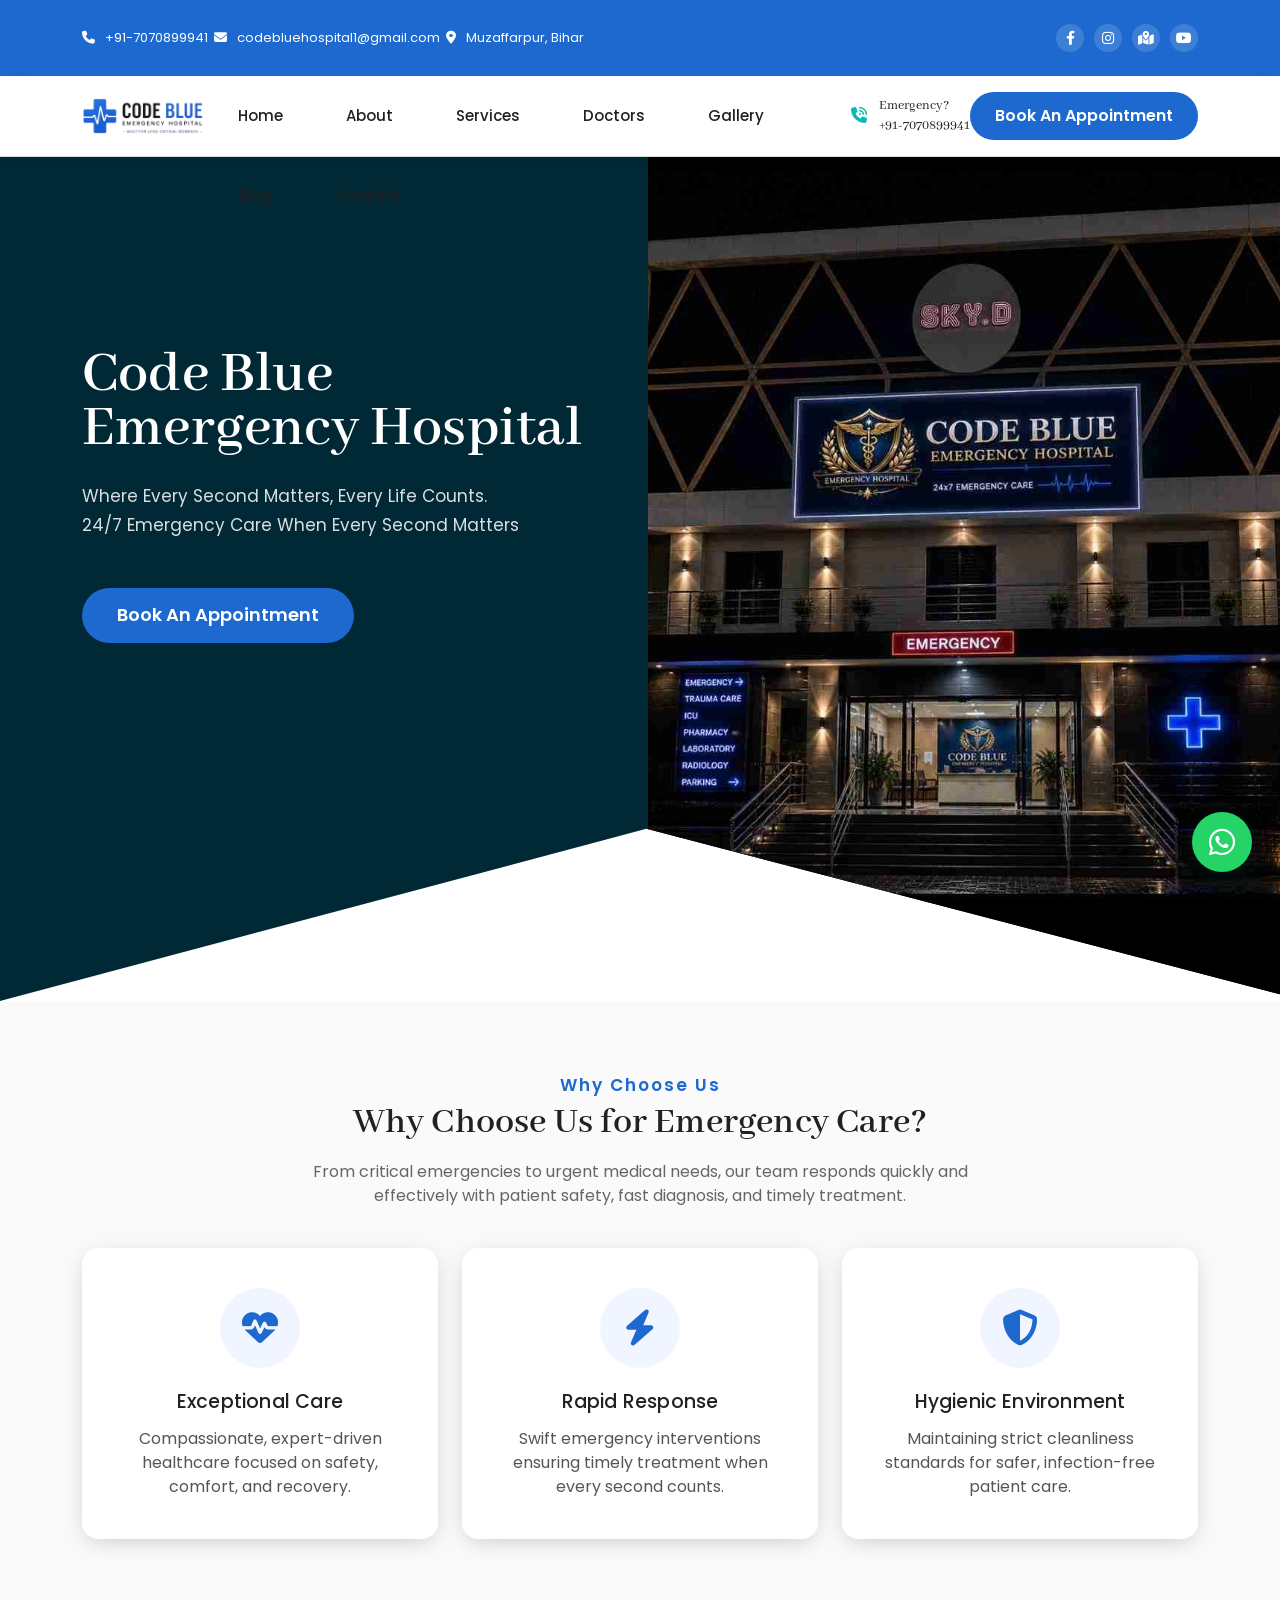
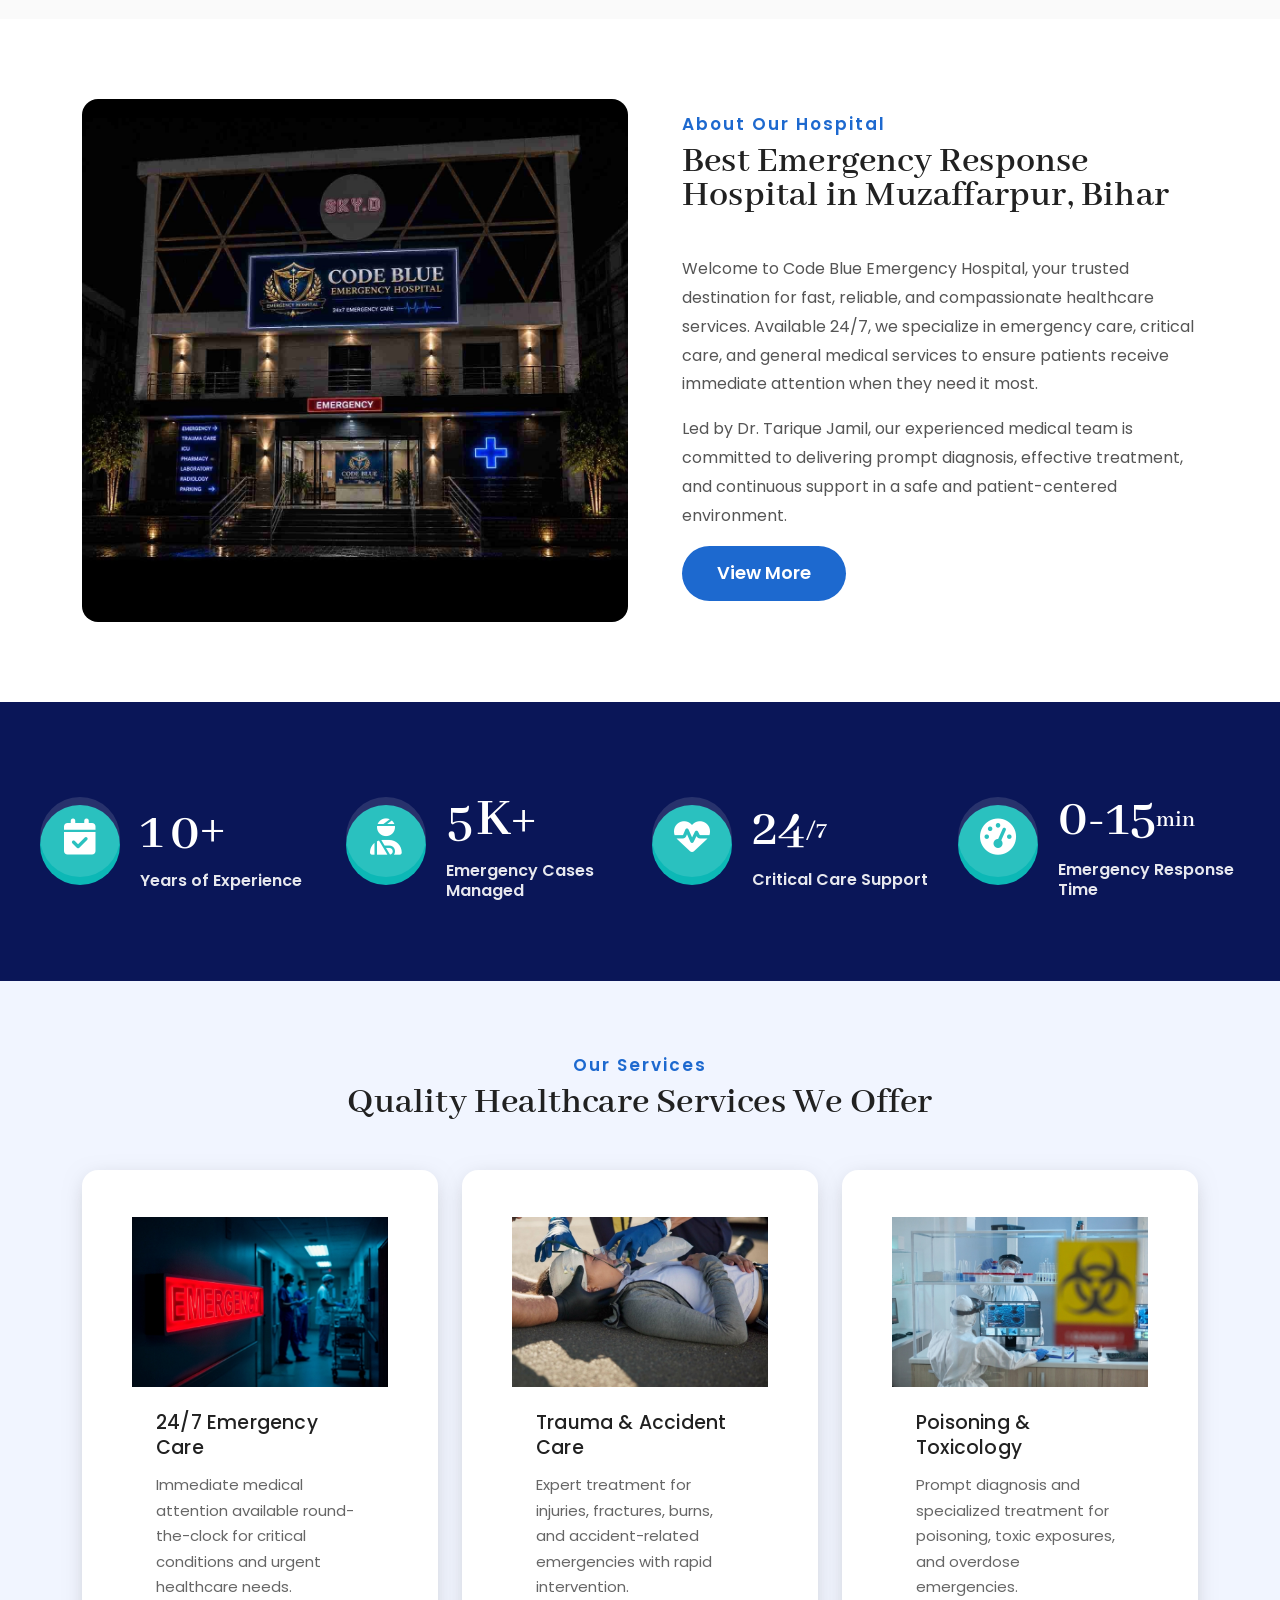
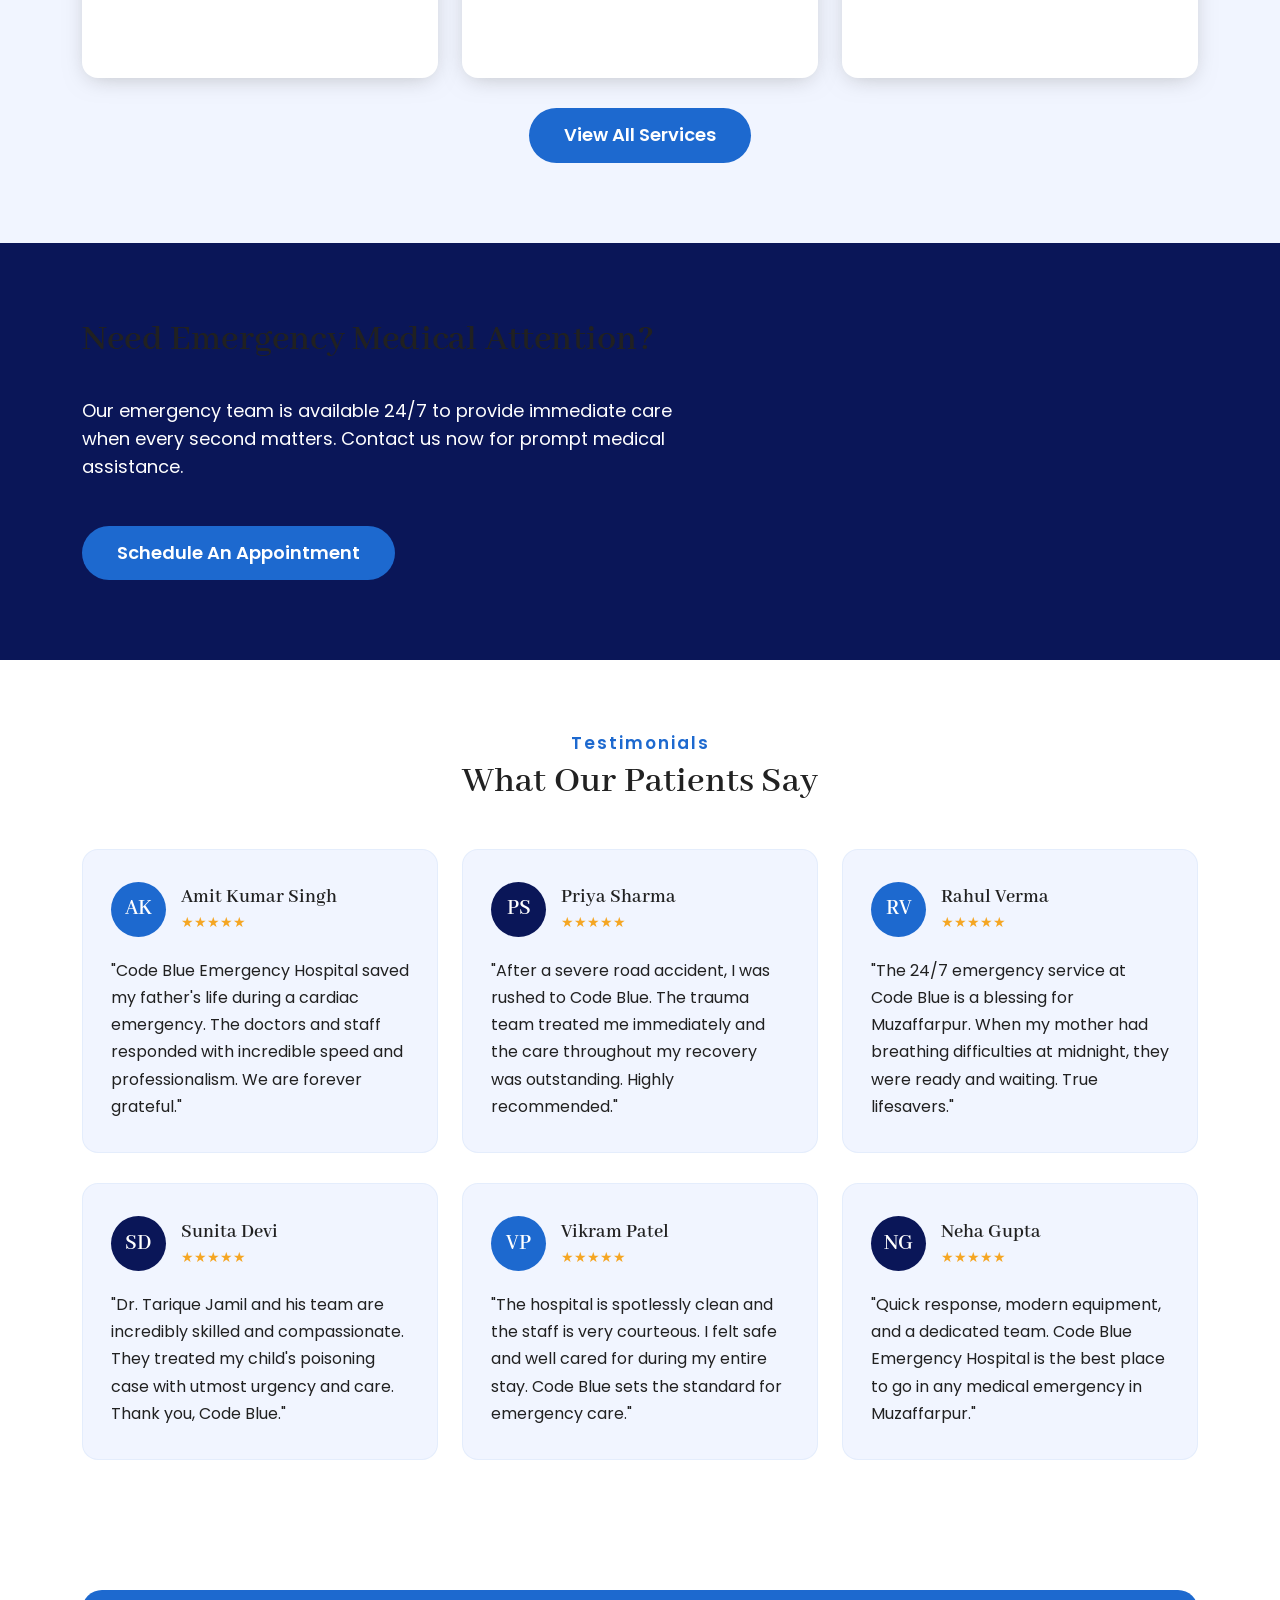
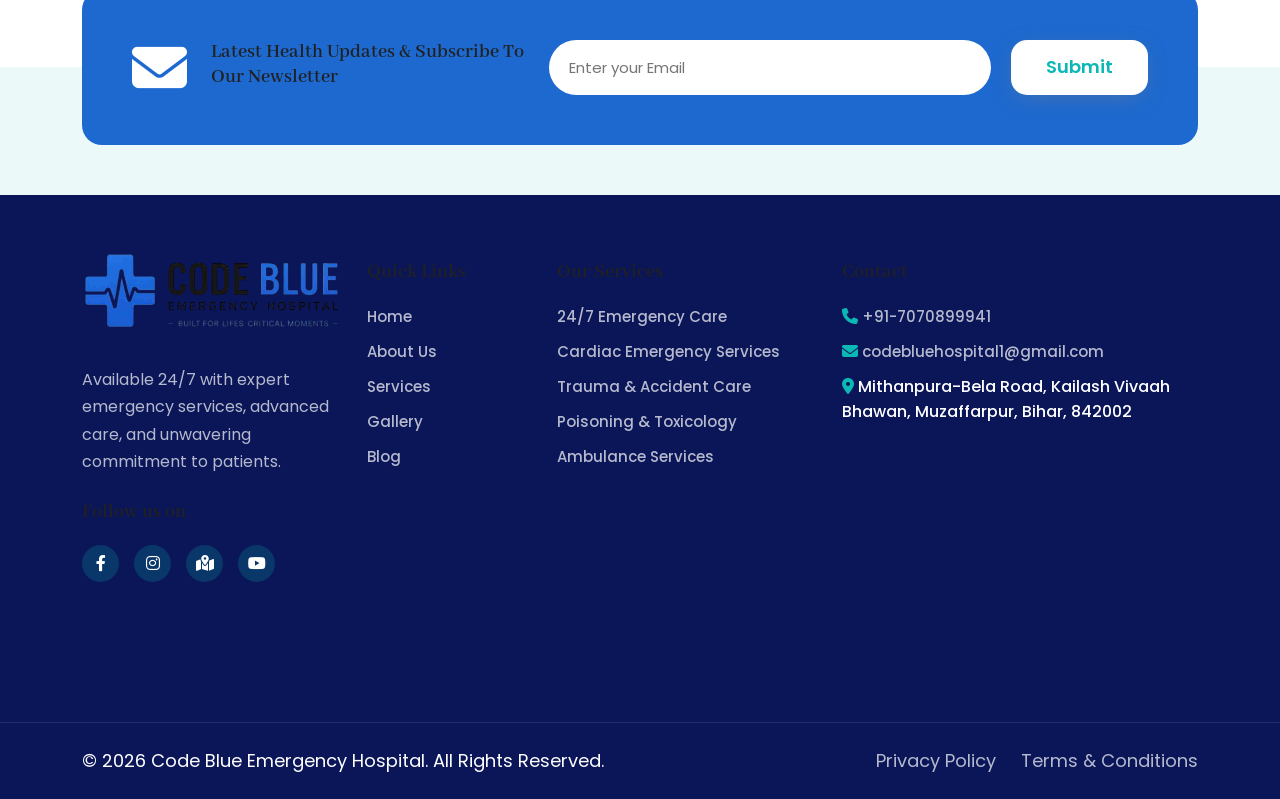
<file: index.html>
<!DOCTYPE html>
<html class="no-js" lang="en">
  <head>
    <meta charset="utf-8">
    <meta http-equiv="x-ua-compatible" content="ie=edge">
    <meta name="viewport" content="width=device-width, initial-scale=1">
    <meta name="author" content="Code Blue Emergency Hospital">
    <link rel="icon" href="assets/images/codeblue/cropped-Code-Blue-icon-32x32.png">
    <title>Code Blue Emergency Hospital | 24/7 Emergency Care in Muzaffarpur, Bihar</title>
    <link rel="stylesheet" href="assets/css/bootstrap.min.css">
    <link rel="stylesheet" href="assets/css/fontawesome.min.css">
    <link rel="stylesheet" href="assets/css/animate.css">
    <link rel="stylesheet" href="assets/css/animated-text.css">
    <link rel="stylesheet" href="assets/css/slick.min.css">
    <link rel="stylesheet" href="assets/css/light_gallery.min.css">
    <link rel="stylesheet" href="assets/css/odometer.css">
    <link rel="stylesheet" href="assets/css/style.css">
    <link rel="stylesheet" href="assets/css/codeblue.css">
    <style>
      .cs_preloader { animation: autoHidePreloader 0.5s 3s forwards; }
      @keyframes autoHidePreloader { to { opacity: 0; visibility: hidden; pointer-events: none; } }
    </style>
  </head>
  <body>

  <!-- Start Top Utility Bar -->
  <header class="cs_site_header cs_style_1 cs_sticky_header">
    <div class="cs_top_header cs_accent_bg_v1">
      <div class="container">
        <div class="cs_top_header_in">
          <div class="cs_top_header_left">
            <div class="cs_top_nav cs_fs_16 cs_white_color">
              <a href="tel:+917070899941" class="cs_white_color"><i class="fa-solid fa-phone"></i> +91-7070899941</a>
              &nbsp;&nbsp;
              <a href="mailto:codebluehospital1@gmail.com" class="cs_white_color"><i class="fa-solid fa-envelope"></i> codebluehospital1@gmail.com</a>
              &nbsp;&nbsp;
              <span><i class="fa-solid fa-location-dot"></i> Muzaffarpur, Bihar</span>
            </div>
          </div>
          <div class="cs_top_header_right">
            <div class="cs_social_btns cs_style_1">
              <a href="https://www.facebook.com/profile.php?id=61590314117148#" target="_blank"><i class="fa-brands fa-facebook-f"></i></a>
              <a href="https://www.instagram.com/code_blue_emergency_hospital" target="_blank"><i class="fa-brands fa-instagram"></i></a>
              <a href="https://maps.app.goo.gl/DeEyWCRNxr993ks66" target="_blank"><i class="fa-solid fa-map-location-dot"></i></a>
              <a href="https://youtube.com/channel/UCXoJX2NYa7jBwwtGiRiJI0w" target="_blank"><i class="fa-brands fa-youtube"></i></a>
            </div>
          </div>
        </div>
      </div>
    </div>
    <!-- End Top Utility Bar -->
    <!-- Start Header Nav -->
    <div class="cs_main_header">
      <div class="container">
        <div class="cs_main_header_in">
          <div class="cs_main_header_left">
            <a class="cs_site_branding" href="index.html">
              <img src="assets/images/codeblue/Code-Blue-logo.png" alt="Code Blue Emergency Hospital">
            </a>
            <div class="cs_nav cs_primary_font">
              <ul class="cs_nav_list cs_fs_18">
                <li><a href="index.html">Home</a></li>
                <li><a href="about.html">About</a></li>
                <li><a href="services.html">Services</a></li>
                <li><a href="doctors.html">Doctors</a></li>
                <li><a href="gallery.html">Gallery</a></li>
                <li><a href="blog.html">Blog</a></li>
                <li><a href="contact.html">Contact</a></li>
              </ul>
            </div>
          </div>
          <div class="cs_main_header_right cs_accent_color_v1">
            <div class="cs_header_contact">
              <div class="cs_header_contact_icon text-accent">
                <i class="fa-solid fa-phone-volume"></i>
              </div>
              <div class="cs_header_contact_right">
                <h3 class="cs_fs_14 cs_normal cs_accent_color_v1 mb-0">Emergency?</h3>
                <h3 class="cs_fs_14 cs_normal cs_accent_color_v1 mb-0">+91-7070899941</h3>
              </div>
            </div>
            <a href="tel:+917070899941" class="cs_btn cs_style_1 cs_fs_16 cs_semibold cs_accent_bg_v1 cs_white_color">Book An Appointment</a>
          </div>
        </div>
      </div>
    </div>
  </header>
  <!-- End Header Section -->

  <!-- Start Hero Section -->
  <section class="cs_hero cs_style_1 position-relative" id="home">
    <div class="cs_hero_top cs_bg_filled cs_primary_bg">
      <div class="container">
        <div class="row cs_gap_y_30 align-items-center">
          <div class="col-lg-6">
            <div class="cs_hero_text">
              <h1 class="cs_hero_title cs_fs_60 cs_semibold cs_white_color wow fadeInDown">Code Blue<br>Emergency Hospital</h1>
              <p class="cs_hero_subtitle cs_fs_18 cs_white_color">Where Every Second Matters, Every Life Counts.<br>24/7 Emergency Care When Every Second Matters</p>
              <a href="tel:+917070899941" class="cs_btn cs_style_1 cs_fs_18 cs_semibold cs_accent_bg_v1 cs_white_color">Book An Appointment</a>
            </div>
          </div>
          <div class="col-lg-6">
            <div class="cs_hero_thumb cs_bg_filled" data-src="assets/images/codeblue/Code-Blue-Hospital-1.jpeg">
            </div>
          </div>
        </div>
      </div>
    </div>
  </section>
  <!-- End Hero Section -->

  <!-- Start Why Choose Us Section -->
  <section id="why-choose-us" class="cs_off_white_bg">
    <div class="cs_height_120 cs_height_lg_80"></div>
    <div class="container">
      <div class="cs_section_heading cs_style_1 text-center">
        <h3 class="cs_section_title_up cs_accent_color_v1 cs_semibold">Why Choose Us</h3>
        <h2 class="cs_section_title cs_semibold wow fadeInUp">Why Choose Us for Emergency Care?</h2>
      </div>
      <p class="text-center" style="max-width: 680px; margin: 0 auto; font-size: 16px; color: #666;">From critical emergencies to urgent medical needs, our team responds quickly and effectively with patient safety, fast diagnosis, and timely treatment.</p>
      <div class="cs_height_63 cs_height_lg_40"></div>
      <div class="row cs_gap_y_30">
        <div class="col-lg-4">
          <div class="cs_iconbox text-center">
            <div class="cs_iconbox_icon cs_center">
              <i class="fa-solid fa-heart-pulse"></i>
            </div>
            <h3 class="cs_iconbox_title cs_semibold">Exceptional Care</h3>
            <p class="cs_iconbox_subtitle">Compassionate, expert-driven healthcare focused on safety, comfort, and recovery.</p>
          </div>
        </div>
        <div class="col-lg-4">
          <div class="cs_iconbox text-center">
            <div class="cs_iconbox_icon cs_center">
              <i class="fa-solid fa-bolt"></i>
            </div>
            <h3 class="cs_iconbox_title cs_semibold">Rapid Response</h3>
            <p class="cs_iconbox_subtitle">Swift emergency interventions ensuring timely treatment when every second counts.</p>
          </div>
        </div>
        <div class="col-lg-4">
          <div class="cs_iconbox text-center">
            <div class="cs_iconbox_icon cs_center">
              <i class="fa-solid fa-shield-halved"></i>
            </div>
            <h3 class="cs_iconbox_title cs_semibold">Hygienic Environment</h3>
            <p class="cs_iconbox_subtitle">Maintaining strict cleanliness standards for safer, infection-free patient care.</p>
          </div>
        </div>
      </div>
    </div>
    <div class="cs_height_120 cs_height_lg_80"></div>
  </section>
  <!-- End Why Choose Us Section -->

  <!-- Start About Section -->
  <section class="cs_about cs_style_1" id="about">
    <div class="cs_height_120 cs_height_lg_80"></div>
    <div class="container">
      <div class="row cs_gap_y_40 align-items-center">
        <div class="col-lg-6">
          <div class="cs_about_thumb wow fadeInLeft">
            <img src="assets/images/codeblue/Code-Blue-Hospital-1.jpeg" alt="Code Blue Emergency Hospital" style="border-radius: var(--cb-radius-xl);">
          </div>
        </div>
        <div class="col-lg-6">
          <div class="cs_pl_30">
            <div class="cs_section_heading cs_style_1">
              <h3 class="cs_section_title_up cs_accent_color_v1 cs_semibold">About Our Hospital</h3>
              <h2 class="cs_section_title cs_semibold mb-0">Best Emergency Response Hospital in Muzaffarpur, Bihar</h2>
            </div>
            <div class="cs_height_32 cs_height_lg_20"></div>
            <p class="cs_about_text">Welcome to Code Blue Emergency Hospital, your trusted destination for fast, reliable, and compassionate healthcare services. Available 24/7, we specialize in emergency care, critical care, and general medical services to ensure patients receive immediate attention when they need it most.</p>
            <p class="cs_about_text">Led by Dr. Tarique Jamil, our experienced medical team is committed to delivering prompt diagnosis, effective treatment, and continuous support in a safe and patient-centered environment.</p>
            <a href="about.html" class="cs_btn cs_style_1 cs_fs_18 cs_semibold cs_accent_bg_v1 cs_white_color">View More</a>
          </div>
        </div>
      </div>
    </div>
    <div class="cs_height_120 cs_height_lg_80"></div>
  </section>
  <!-- End About Section -->

  <!-- Start Counter Section -->
  <section class="cs_counting">
    <div class="cs_height_133 cs_height_lg_80"></div>
    <div class="container-fluid">
      <div class="row cs_gap_y_40 align-items-center justify-content-between">
        <div class="col-xl-3 col-md-6">
          <div class="cs_funfact cs_style_1">
            <div class="cs_funfact_icon cs_center">
              <i class="fa-solid fa-calendar-check cs_white_color" style="font-size: 40px;"></i>
            </div>
            <div class="cs_funfact_text">
              <h2 class="cs_counter_number cs_fs_65 cs_white_color d-flex align-items-center cs_semibold"><span data-count-to="10" class="odometer"></span>+</h2>
              <p class="cs_counter_title cs_fs_24 cs_semibold cs_white_color mb-0">Years of Experience</p>
            </div>
          </div>
        </div>
        <div class="col-xl-3 col-md-6">
          <div class="cs_funfact cs_style_1">
            <div class="cs_funfact_icon cs_center">
              <i class="fa-solid fa-user-injured cs_white_color" style="font-size: 40px;"></i>
            </div>
            <div class="cs_funfact_text">
              <h2 class="cs_counter_number cs_fs_65 cs_white_color d-flex align-items-center cs_semibold"><span data-count-to="5" class="odometer"></span>K+</h2>
              <p class="cs_counter_title cs_fs_24 cs_semibold cs_white_color mb-0">Emergency Cases Managed</p>
            </div>
          </div>
        </div>
        <div class="col-xl-3 col-md-6">
          <div class="cs_funfact cs_style_1">
            <div class="cs_funfact_icon cs_center">
              <i class="fa-solid fa-heart-pulse cs_white_color" style="font-size: 40px;"></i>
            </div>
            <div class="cs_funfact_text">
              <h2 class="cs_counter_number cs_fs_65 cs_white_color d-flex align-items-center cs_semibold">24<span class="cs_fs_30">/7</span></h2>
              <p class="cs_counter_title cs_fs_24 cs_semibold cs_white_color mb-0">Critical Care Support</p>
            </div>
          </div>
        </div>
        <div class="col-xl-3 col-md-6">
          <div class="cs_funfact cs_style_1">
            <div class="cs_funfact_icon cs_center">
              <i class="fa-solid fa-gauge-high cs_white_color" style="font-size: 40px;"></i>
            </div>
            <div class="cs_funfact_text">
              <h2 class="cs_counter_number cs_fs_65 cs_white_color d-flex align-items-center cs_semibold">0-15<span class="cs_fs_30">min</span></h2>
              <p class="cs_counter_title cs_fs_24 cs_semibold cs_white_color mb-0">Emergency Response Time</p>
            </div>
          </div>
        </div>
      </div>
    </div>
    <div class="cs_height_133 cs_height_lg_80"></div>
  </section>
  <!-- End Counter Section -->

  <!-- Start Services Section -->
  <section id="services" class="cs_pale_blue_bg">
    <div class="cs_height_120 cs_height_lg_80"></div>
    <div class="container">
      <div class="cs_section_heading cs_style_1 text-center">
        <h3 class="cs_section_title_up cs_accent_color_v1 cs_semibold">Our Services</h3>
        <h2 class="cs_section_title cs_semibold wow fadeInUp mb-0">Quality Healthcare Services We Offer</h2>
      </div>
      <div class="cs_height_63 cs_height_lg_40"></div>
      <div class="row cs_gap_y_30">
        <div class="col-lg-4">
          <div class="cs_card cs_style_1 cs_white_bg">
            <div class="cs_card_thumb">
              <img src="assets/images/codeblue/Emergency-Care-image.jpg.jpeg" alt="24/7 Emergency Care">
            </div>
            <div class="cs_card_text">
              <h3 class="cs_card_title cs_semibold">24/7 Emergency Care</h3>
              <p class="cs_card_subtitle">Immediate medical attention available round-the-clock for critical conditions and urgent healthcare needs.</p>
            </div>
          </div>
        </div>
        <div class="col-lg-4">
          <div class="cs_card cs_style_1 cs_white_bg">
            <div class="cs_card_thumb">
              <img src="assets/images/codeblue/Trauma-Accident-image.jpg.jpeg" alt="Trauma & Accident Care">
            </div>
            <div class="cs_card_text">
              <h3 class="cs_card_title cs_semibold">Trauma & Accident Care</h3>
              <p class="cs_card_subtitle">Expert treatment for injuries, fractures, burns, and accident-related emergencies with rapid intervention.</p>
            </div>
          </div>
        </div>
        <div class="col-lg-4">
          <div class="cs_card cs_style_1 cs_white_bg">
            <div class="cs_card_thumb">
              <img src="assets/images/codeblue/poisoning.jpg" alt="Poisoning & Toxicology">
            </div>
            <div class="cs_card_text">
              <h3 class="cs_card_title cs_semibold">Poisoning & Toxicology</h3>
              <p class="cs_card_subtitle">Prompt diagnosis and specialized treatment for poisoning, toxic exposures, and overdose emergencies.</p>
            </div>
          </div>
        </div>
      </div>
      <div class="cs_height_45 cs_height_lg_30"></div>
      <div class="text-center">
        <a href="services.html" class="cs_btn cs_style_1 cs_fs_18 cs_semibold cs_accent_bg_v1 cs_white_color">View All Services</a>
      </div>
    </div>
    <div class="cs_height_120 cs_height_lg_80"></div>
  </section>
  <!-- End Services Section -->

  <!-- Start CTA Section -->
  <section class="cs_video_block cs_style_1">
    <div class="cs_height_120 cs_height_lg_80"></div>
    <div class="container">
      <div class="row align-items-center">
        <div class="col-lg-7">
          <div class="cs_section_heading cs_style_1">
            <h2 class="cs_section_title cs_semibold cs_fs_45 cs_white_color wow fadeInDown mb-0">Need Emergency Medical Attention?</h2>
          </div>
          <div class="cs_height_30 cs_height_lg_20"></div>
          <p class="cs_fs_18 cs_white_color">Our emergency team is available 24/7 to provide immediate care when every second matters. Contact us now for prompt medical assistance.</p>
          <div class="cs_height_30 cs_height_lg_20"></div>
          <a href="tel:+917070899941" class="cs_btn cs_style_1 cs_fs_18 cs_semibold cs_accent_bg_v1 cs_white_color">Schedule An Appointment</a>
        </div>
        <div class="col-lg-5 text-end">
        </div>
      </div>
    </div>
    <div class="cs_height_120 cs_height_lg_80"></div>
  </section>
  <!-- End CTA Section -->

  <!-- Start Testimonial Section -->
  <section>
    <div class="cs_height_120 cs_height_lg_80"></div>
    <div class="container">
      <div class="cs_section_heading cs_style_1 text-center">
        <h3 class="cs_section_title_up cs_accent_color_v1 cs_semibold cs_fs_24">Testimonials</h3>
        <h2 class="cs_section_title cs_semibold cs_fs_45 wow fadeInUp mb-0">What Our Patients Say</h2>
      </div>
      <div class="cs_height_63 cs_height_lg_40"></div>
      <div class="row cs_gap_y_30">
        <div class="col-lg-4 wow fadeInLeft">
          <div class="cs_testimonial_card" style="background: var(--cb-pale-blue); border-radius: 16px; padding: 35px 30px; height: 100%; display: flex; flex-direction: column;">
            <div style="display: flex; align-items: center; margin-bottom: 20px;">
              <div style="width: 55px; height: 55px; border-radius: 50%; background: var(--cb-brand-blue); color: #fff; display: flex; align-items: center; justify-content: center; font-family: var(--cb-font-heading); font-size: 22px; font-weight: 600; flex-shrink: 0;">AK</div>
              <div style="margin-left: 15px;">
                <h4 style="font-family: var(--cb-font-heading); font-size: 20px; font-weight: 600; margin: 0;">Amit Kumar Singh</h4>
                <div style="color: #f5a623; font-size: 14px;">&#9733;&#9733;&#9733;&#9733;&#9733;</div>
              </div>
            </div>
            <p style="font-size: 16px; line-height: 1.7; flex-grow: 1; margin: 0;">"Code Blue Emergency Hospital saved my father's life during a cardiac emergency. The doctors and staff responded with incredible speed and professionalism. We are forever grateful."</p>
          </div>
        </div>
        <div class="col-lg-4 wow fadeInUp">
          <div class="cs_testimonial_card" style="background: var(--cb-pale-blue); border-radius: 16px; padding: 35px 30px; height: 100%; display: flex; flex-direction: column;">
            <div style="display: flex; align-items: center; margin-bottom: 20px;">
              <div style="width: 55px; height: 55px; border-radius: 50%; background: var(--cb-deep-navy); color: #fff; display: flex; align-items: center; justify-content: center; font-family: var(--cb-font-heading); font-size: 22px; font-weight: 600; flex-shrink: 0;">PS</div>
              <div style="margin-left: 15px;">
                <h4 style="font-family: var(--cb-font-heading); font-size: 20px; font-weight: 600; margin: 0;">Priya Sharma</h4>
                <div style="color: #f5a623; font-size: 14px;">&#9733;&#9733;&#9733;&#9733;&#9733;</div>
              </div>
            </div>
            <p style="font-size: 16px; line-height: 1.7; flex-grow: 1; margin: 0;">"After a severe road accident, I was rushed to Code Blue. The trauma team treated me immediately and the care throughout my recovery was outstanding. Highly recommended."</p>
          </div>
        </div>
        <div class="col-lg-4 wow fadeInRight">
          <div class="cs_testimonial_card" style="background: var(--cb-pale-blue); border-radius: 16px; padding: 35px 30px; height: 100%; display: flex; flex-direction: column;">
            <div style="display: flex; align-items: center; margin-bottom: 20px;">
              <div style="width: 55px; height: 55px; border-radius: 50%; background: var(--cb-brand-blue); color: #fff; display: flex; align-items: center; justify-content: center; font-family: var(--cb-font-heading); font-size: 22px; font-weight: 600; flex-shrink: 0;">RV</div>
              <div style="margin-left: 15px;">
                <h4 style="font-family: var(--cb-font-heading); font-size: 20px; font-weight: 600; margin: 0;">Rahul Verma</h4>
                <div style="color: #f5a623; font-size: 14px;">&#9733;&#9733;&#9733;&#9733;&#9733;</div>
              </div>
            </div>
            <p style="font-size: 16px; line-height: 1.7; flex-grow: 1; margin: 0;">"The 24/7 emergency service at Code Blue is a blessing for Muzaffarpur. When my mother had breathing difficulties at midnight, they were ready and waiting. True lifesavers."</p>
          </div>
        </div>
      </div>
      <div class="cs_height_45 cs_height_lg_30"></div>
      <div class="row cs_gap_y_30">
        <div class="col-lg-4 wow fadeInLeft">
          <div class="cs_testimonial_card" style="background: var(--cb-pale-blue); border-radius: 16px; padding: 35px 30px; height: 100%; display: flex; flex-direction: column;">
            <div style="display: flex; align-items: center; margin-bottom: 20px;">
              <div style="width: 55px; height: 55px; border-radius: 50%; background: var(--cb-deep-navy); color: #fff; display: flex; align-items: center; justify-content: center; font-family: var(--cb-font-heading); font-size: 22px; font-weight: 600; flex-shrink: 0;">SD</div>
              <div style="margin-left: 15px;">
                <h4 style="font-family: var(--cb-font-heading); font-size: 20px; font-weight: 600; margin: 0;">Sunita Devi</h4>
                <div style="color: #f5a623; font-size: 14px;">&#9733;&#9733;&#9733;&#9733;&#9733;</div>
              </div>
            </div>
            <p style="font-size: 16px; line-height: 1.7; flex-grow: 1; margin: 0;">"Dr. Tarique Jamil and his team are incredibly skilled and compassionate. They treated my child's poisoning case with utmost urgency and care. Thank you, Code Blue."</p>
          </div>
        </div>
        <div class="col-lg-4 wow fadeInUp">
          <div class="cs_testimonial_card" style="background: var(--cb-pale-blue); border-radius: 16px; padding: 35px 30px; height: 100%; display: flex; flex-direction: column;">
            <div style="display: flex; align-items: center; margin-bottom: 20px;">
              <div style="width: 55px; height: 55px; border-radius: 50%; background: var(--cb-brand-blue); color: #fff; display: flex; align-items: center; justify-content: center; font-family: var(--cb-font-heading); font-size: 22px; font-weight: 600; flex-shrink: 0;">VP</div>
              <div style="margin-left: 15px;">
                <h4 style="font-family: var(--cb-font-heading); font-size: 20px; font-weight: 600; margin: 0;">Vikram Patel</h4>
                <div style="color: #f5a623; font-size: 14px;">&#9733;&#9733;&#9733;&#9733;&#9733;</div>
              </div>
            </div>
            <p style="font-size: 16px; line-height: 1.7; flex-grow: 1; margin: 0;">"The hospital is spotlessly clean and the staff is very courteous. I felt safe and well cared for during my entire stay. Code Blue sets the standard for emergency care."</p>
          </div>
        </div>
        <div class="col-lg-4 wow fadeInRight">
          <div class="cs_testimonial_card" style="background: var(--cb-pale-blue); border-radius: 16px; padding: 35px 30px; height: 100%; display: flex; flex-direction: column;">
            <div style="display: flex; align-items: center; margin-bottom: 20px;">
              <div style="width: 55px; height: 55px; border-radius: 50%; background: var(--cb-deep-navy); color: #fff; display: flex; align-items: center; justify-content: center; font-family: var(--cb-font-heading); font-size: 22px; font-weight: 600; flex-shrink: 0;">NG</div>
              <div style="margin-left: 15px;">
                <h4 style="font-family: var(--cb-font-heading); font-size: 20px; font-weight: 600; margin: 0;">Neha Gupta</h4>
                <div style="color: #f5a623; font-size: 14px;">&#9733;&#9733;&#9733;&#9733;&#9733;</div>
              </div>
            </div>
            <p style="font-size: 16px; line-height: 1.7; flex-grow: 1; margin: 0;">"Quick response, modern equipment, and a dedicated team. Code Blue Emergency Hospital is the best place to go in any medical emergency in Muzaffarpur."</p>
          </div>
        </div>
      </div>
    </div>
    <div class="cs_height_120 cs_height_lg_80"></div>
  </section>
  <!-- End Testimonial Section -->

  <!-- Start Newsletter Section -->
  <section class="cs_newsletter_1_wrap">
    <div class="container">
      <div class="cs_newsletter cs_style_1 cs_accent_bg_v1 wow fadeIn">
        <div class="cs_newsletter_left d-flex gap-4">
          <div class="cs_newsletter_icon">
            <img src="assets/images/icons/envelop_icon.png" alt="Icon">
          </div>
          <h2 class="cs_newsletter_title cs_fs_24 cs_semibold mb-0 cs_white_color">Latest Health Updates &amp; Subscribe To<br>Our Newsletter</h2>
        </div>
        <form action="#" class="cs_newsletter_form">
          <input type="text" name="email" class="cs_newsletter_form_field cs_radius_2" placeholder="Enter your Email">
          <button type="submit" class="cs_btn cs_style_1 cs_fs_18 cs_medium cs_white_bg cs_accent_color_v1">Submit</button>
        </form>
      </div>
    </div>
  </section>
  <!-- End Newsletter Section -->

  <!-- Start Footer -->
  <footer class="cs_footer cs_style_1">
    <div class="container">
      <div class="cs_height_95 cs_height_lg_65"></div>
      <div class="cs_footer_main">
        <div class="row cs_gap_y_30">
          <div class="col-lg-3">
            <div class="cs_footer_widget cs_text_widget">
              <img src="assets/images/codeblue/Code-Blue-logo.png" alt="Code Blue Emergency Hospital">
              <p class="cs_fs_18 cs_white_color">Available 24/7 with expert emergency services, advanced care, and unwavering commitment to patients.</p>
              <h3 class="cs_fs_24 cs_white_color cs_semibold">Follow us on</h3>
              <div class="cs_social_btns cs_style_1 cs_white_color">
                <a href="https://www.facebook.com/profile.php?id=61590314117148#" target="_blank"><i class="fa-brands fa-facebook-f"></i></a>
                <a href="https://www.instagram.com/code_blue_emergency_hospital" target="_blank"><i class="fa-brands fa-instagram"></i></a>
                <a href="https://maps.app.goo.gl/DeEyWCRNxr993ks66" target="_blank"><i class="fa-solid fa-map-location-dot"></i></a>
                <a href="https://youtube.com/channel/UCXoJX2NYa7jBwwtGiRiJI0w" target="_blank"><i class="fa-brands fa-youtube"></i></a>
              </div>
            </div>
          </div>
          <div class="col-lg-2">
            <div class="cs_footer_widget cs_menu_widget">
              <h3 class="cs_footer_widget_title cs_fs_24 cs_semibold cs_white_color">Quick Links</h3>
              <ul class="cs_fs_18 cs_white_color cs_medium cs_mp0">
                <li><a href="index.html">Home</a></li>
                <li><a href="about.html">About Us</a></li>
                <li><a href="services.html">Services</a></li>
                <li><a href="gallery.html">Gallery</a></li>
                <li><a href="blog.html">Blog</a></li>
              </ul>
            </div>
          </div>
          <div class="col-lg-3">
            <div class="cs_footer_widget cs_menu_widget">
              <h3 class="cs_footer_widget_title cs_fs_24 cs_semibold cs_white_color">Our Services</h3>
              <ul class="cs_fs_18 cs_white_color cs_medium cs_mp0">
                <li><a href="services.html">24/7 Emergency Care</a></li>
                <li><a href="services.html">Cardiac Emergency Services</a></li>
                <li><a href="services.html">Trauma & Accident Care</a></li>
                <li><a href="services.html">Poisoning & Toxicology</a></li>
                <li><a href="services.html">Ambulance Services</a></li>
              </ul>
            </div>
          </div>
          <div class="col-lg-4">
            <div class="cs_footer_widget cs_menu_widget">
              <h3 class="cs_footer_widget_title cs_fs_24 cs_semibold cs_white_color">Contact</h3>
              <ul class="cs_contact_info cs_fs_18 cs_white_color cs_medium cs_mp0">
                <li><i class="fa-solid fa-phone cs_accent_color_v1"></i> <a href="tel:+917070899941" class="cs_white_color">+91-7070899941</a></li>
                <li><i class="fa-solid fa-envelope cs_accent_color_v1"></i> <a href="mailto:codebluehospital1@gmail.com" class="cs_white_color">codebluehospital1@gmail.com</a></li>
                <li><i class="fa-solid fa-location-dot cs_accent_color_v1"></i> Mithanpura-Bela Road, Kailash Vivaah Bhawan, Muzaffarpur, Bihar, 842002</li>
              </ul>
            </div>
          </div>
        </div>
      </div>
    </div>
    <div class="cs_footer_bottom">
      <div class="container">
        <div class="cs_footer_bottom_text">
          <div class="cs-copyright cs_fs_18 cs_white_color">&copy; 2026 Code Blue Emergency Hospital. All Rights Reserved.</div>
          <ul class="cs_footer_links cs_mp0 cs_fs_18 cs_white_color">
            <li><a href="#">Privacy Policy</a></li>
            <li><a href="#">Terms & Conditions</a></li>
          </ul>
        </div>
      </div>
    </div>
  </footer>
  <!-- End Footer -->

  <!-- WhatsApp Floating Button -->
  <a href="https://wa.me/917070899941" target="_blank" class="cb-whatsapp-btn"><i class="fa-brands fa-whatsapp"></i></a>

  <!-- Scripts -->
  <script src="assets/js/jquery-3.6.0.min.js"></script>
  <script src="assets/js/wow.min.js"></script>
  <script src="assets/js/jquery.slick.min.js"></script>
  <script src="assets/js/light_gallery.min.js"></script>
  <script src="assets/js/odometer.js"></script>
  <script src="assets/js/isotope.pkg.min.js"></script>
  <script src="assets/js/jquery-timepicker.min.js"></script>
  <script src="assets/js/jquery-ui.min.js"></script>
  <script src="assets/js/select2.min.js"></script>
  <script src="assets/js/animated-text.min.js"></script>
  <script src="assets/js/ripple.min.js"></script>
  <script src="assets/js/YTPlayer.min.js"></script>
  <script src="assets/js/main.js"></script>
  <script>
    $('.ca_appointment_form').on('submit', function(e) { e.preventDefault(); alert('Thank you! Your appointment request has been submitted.'); this.reset(); });
    $('#cs_form').on('submit', function(e) { e.preventDefault(); alert('Thank you! Your message has been sent.'); this.reset(); });
    $('.cs_newsletter_form').on('submit', function(e) { e.preventDefault(); alert('Thank you! You have been subscribed.'); this.reset(); });
  </script>
  </body>
</html>
</file>
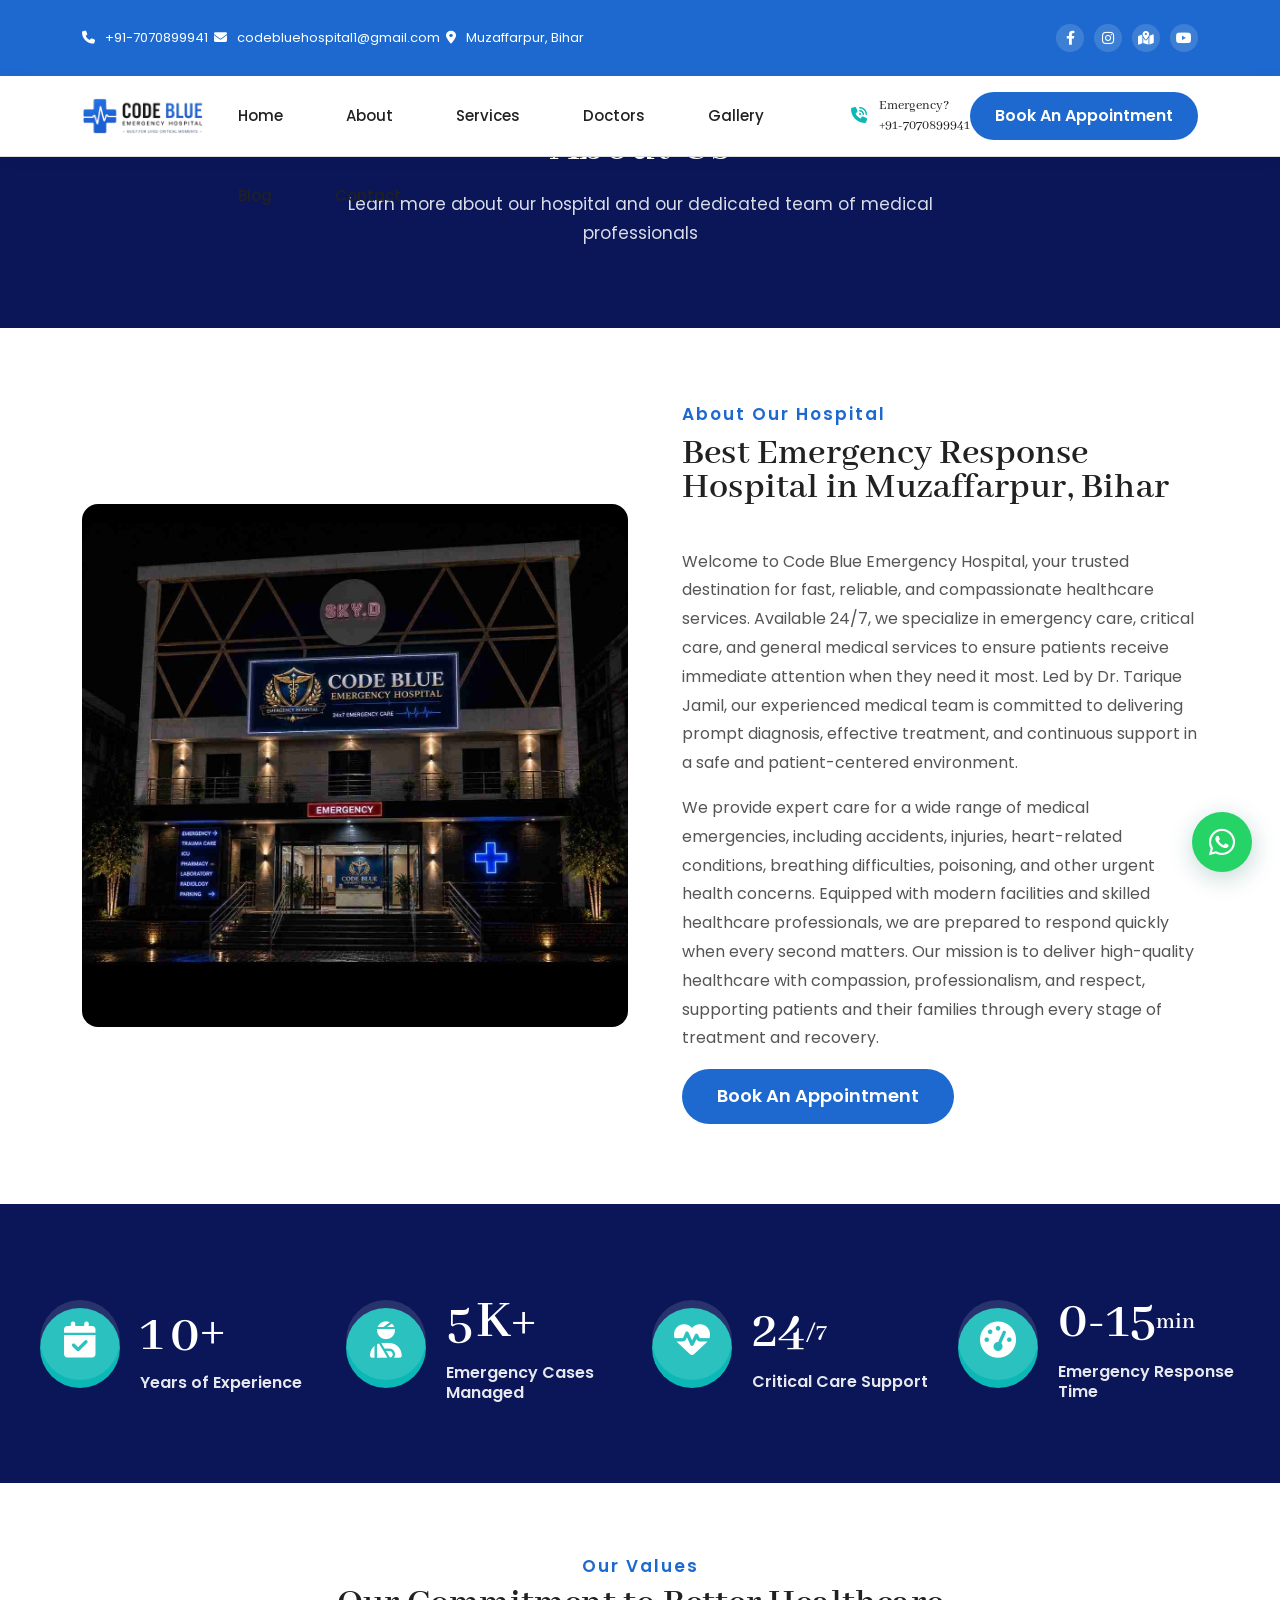
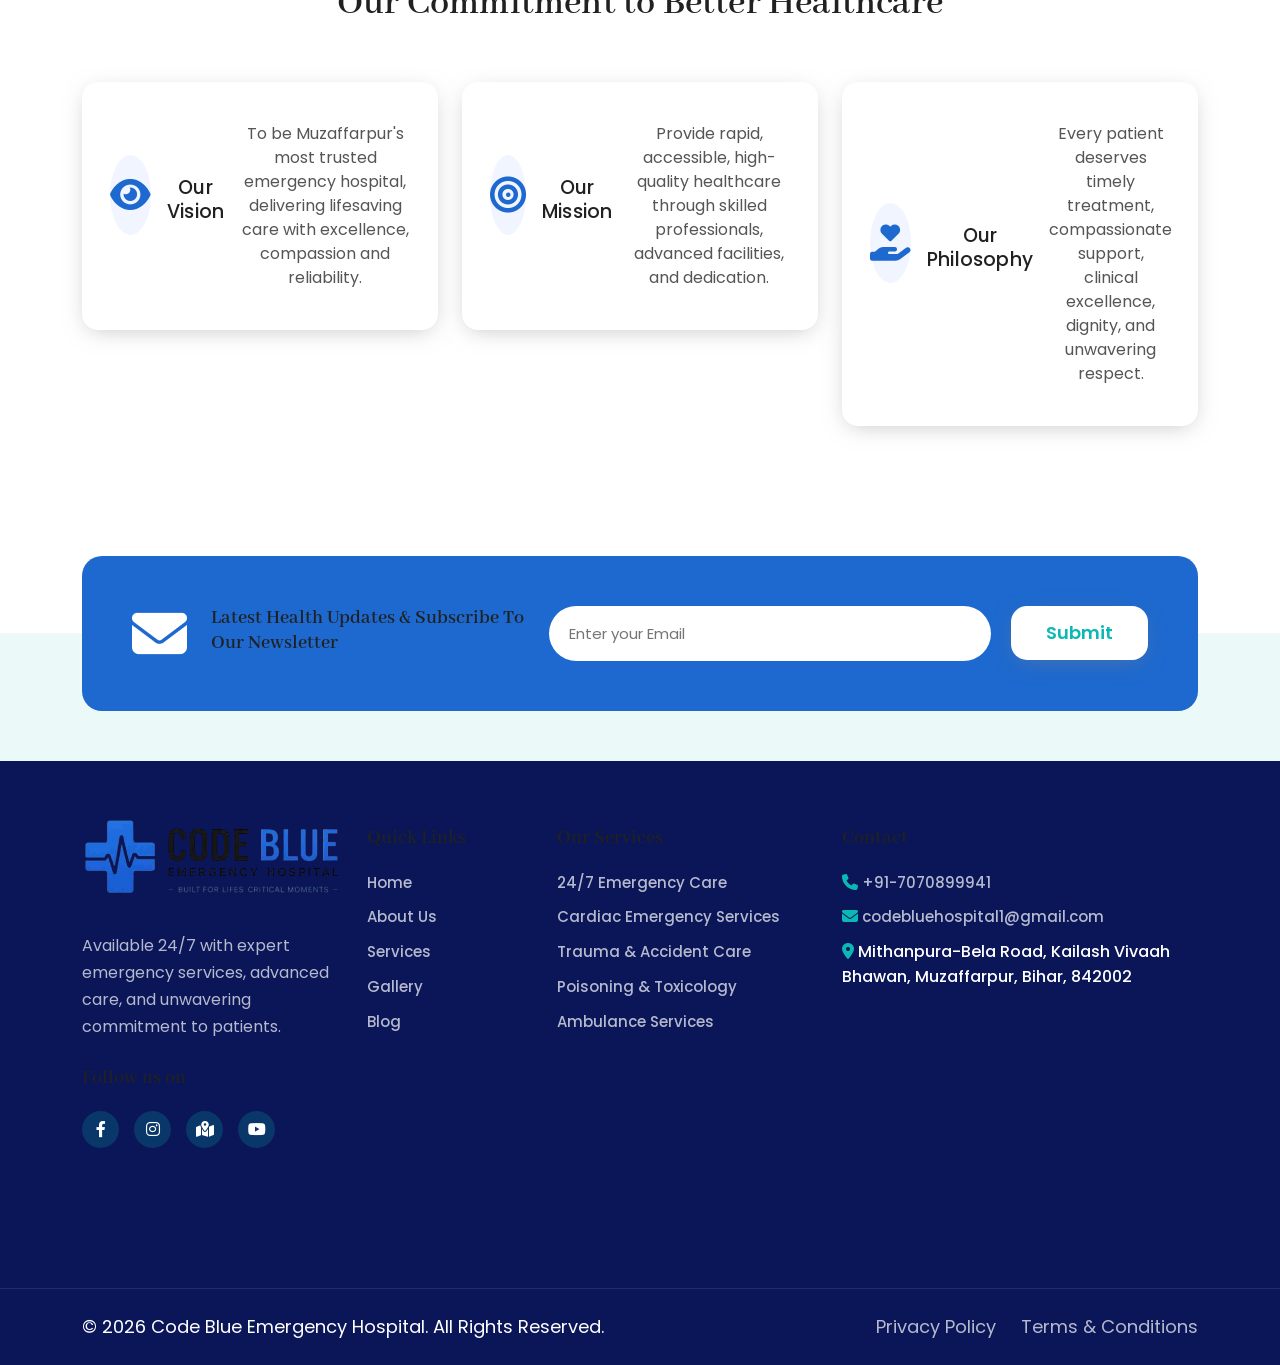
<file: about.html>
<!DOCTYPE html>
<html class="no-js" lang="en">
  <head>
    <meta charset="utf-8">
    <meta http-equiv="x-ua-compatible" content="ie=edge">
    <meta name="viewport" content="width=device-width, initial-scale=1">
    <meta name="author" content="Code Blue Emergency Hospital">
    <link rel="icon" href="assets/images/codeblue/cropped-Code-Blue-icon-32x32.png">
    <title>About Us - Code Blue Emergency Hospital</title>
    <link rel="stylesheet" href="assets/css/bootstrap.min.css">
    <link rel="stylesheet" href="assets/css/fontawesome.min.css">
    <link rel="stylesheet" href="assets/css/animate.css">
    <link rel="stylesheet" href="assets/css/animated-text.css">
    <link rel="stylesheet" href="assets/css/slick.min.css">
    <link rel="stylesheet" href="assets/css/light_gallery.min.css">
    <link rel="stylesheet" href="assets/css/odometer.css">
    <link rel="stylesheet" href="assets/css/style.css">
    <link rel="stylesheet" href="assets/css/codeblue.css">
    <style>
      .cs_preloader { animation: autoHidePreloader 0.5s 3s forwards; }
      @keyframes autoHidePreloader { to { opacity: 0; visibility: hidden; pointer-events: none; } }
    </style>
  </head>
  <body>

  <!-- Start Top Utility Bar -->
  <header class="cs_site_header cs_style_1 cs_sticky_header">
    <div class="cs_top_header cs_accent_bg_v1">
      <div class="container">
        <div class="cs_top_header_in">
          <div class="cs_top_header_left">
            <div class="cs_top_nav cs_fs_16 cs_white_color">
              <a href="tel:+917070899941" class="cs_white_color"><i class="fa-solid fa-phone"></i> +91-7070899941</a>
              &nbsp;&nbsp;
              <a href="mailto:codebluehospital1@gmail.com" class="cs_white_color"><i class="fa-solid fa-envelope"></i> codebluehospital1@gmail.com</a>
              &nbsp;&nbsp;
              <span><i class="fa-solid fa-location-dot"></i> Muzaffarpur, Bihar</span>
            </div>
          </div>
          <div class="cs_top_header_right">
            <div class="cs_social_btns cs_style_1">
              <a href="https://www.facebook.com/profile.php?id=61590314117148#" target="_blank"><i class="fa-brands fa-facebook-f"></i></a>
              <a href="https://www.instagram.com/code_blue_emergency_hospital" target="_blank"><i class="fa-brands fa-instagram"></i></a>
              <a href="https://maps.app.goo.gl/DeEyWCRNxr993ks66" target="_blank"><i class="fa-solid fa-map-location-dot"></i></a>
              <a href="https://youtube.com/channel/UCXoJX2NYa7jBwwtGiRiJI0w" target="_blank"><i class="fa-brands fa-youtube"></i></a>
            </div>
          </div>
        </div>
      </div>
    </div>
    <!-- End Top Utility Bar -->
    <!-- Start Header Nav -->
    <div class="cs_main_header">
      <div class="container">
        <div class="cs_main_header_in">
          <div class="cs_main_header_left">
            <a class="cs_site_branding" href="index.html">
              <img src="assets/images/codeblue/Code-Blue-logo.png" alt="Code Blue Emergency Hospital">
            </a>
            <div class="cs_nav cs_primary_font">
              <ul class="cs_nav_list cs_fs_18">
                <li><a href="index.html">Home</a></li>
                <li><a href="about.html">About</a></li>
                <li><a href="services.html">Services</a></li>
                <li><a href="doctors.html">Doctors</a></li>
                <li><a href="gallery.html">Gallery</a></li>
                <li><a href="blog.html">Blog</a></li>
                <li><a href="contact.html">Contact</a></li>
              </ul>
            </div>
          </div>
          <div class="cs_main_header_right cs_accent_color_v1">
            <div class="cs_header_contact">
              <div class="cs_header_contact_icon text-accent">
                <i class="fa-solid fa-phone-volume"></i>
              </div>
              <div class="cs_header_contact_right">
                <h3 class="cs_fs_14 cs_normal cs_accent_color_v1 mb-0">Emergency?</h3>
                <h3 class="cs_fs_14 cs_normal cs_accent_color_v1 mb-0">+91-7070899941</h3>
              </div>
            </div>
            <a href="tel:+917070899941" class="cs_btn cs_style_1 cs_fs_16 cs_semibold cs_accent_bg_v1 cs_white_color">Book An Appointment</a>
          </div>
        </div>
      </div>
    </div>
  </header>
  <!-- End Header Section -->

  <!-- Start Hero Section -->
  <section class="cs_inner_hero">
    <div class="container">
      <div class="row">
        <div class="col-lg-12 text-center">
          <h1 class="cs_hero_title cs_semibold cs_white_color wow fadeInDown">About Us</h1>
          <p class="cs_hero_subtitle cs_white_color">Learn more about our hospital and our dedicated team of medical professionals</p>
        </div>
      </div>
    </div>
  </section>
  <!-- End Hero Section -->

  <!-- Start About Section -->
  <section class="cs_about cs_style_1" id="about">
    <div class="cs_height_120 cs_height_lg_80"></div>
    <div class="container">
      <div class="row cs_gap_y_40 align-items-center">
        <div class="col-lg-6">
          <div class="cs_about_thumb wow fadeInLeft">
            <img src="assets/images/codeblue/Code-Blue-Hospital-1.jpeg" alt="Code Blue Emergency Hospital">
          </div>
        </div>
        <div class="col-lg-6">
          <div class="cs_pl_30">
            <div class="cs_section_heading cs_style_1">
              <h3 class="cs_section_title_up cs_accent_color_v1 cs_semibold cs_fs_18">About Our Hospital</h3>
              <h2 class="cs_section_title cs_semibold cs_fs_35 mb-0">Best Emergency Response Hospital in Muzaffarpur, Bihar</h2>
            </div>
            <div class="cs_height_32 cs_height_lg_20"></div>
            <p class="cs_about_text">Welcome to Code Blue Emergency Hospital, your trusted destination for fast, reliable, and compassionate healthcare services. Available 24/7, we specialize in emergency care, critical care, and general medical services to ensure patients receive immediate attention when they need it most. Led by Dr. Tarique Jamil, our experienced medical team is committed to delivering prompt diagnosis, effective treatment, and continuous support in a safe and patient-centered environment.</p>
            <p class="cs_about_text">We provide expert care for a wide range of medical emergencies, including accidents, injuries, heart-related conditions, breathing difficulties, poisoning, and other urgent health concerns. Equipped with modern facilities and skilled healthcare professionals, we are prepared to respond quickly when every second matters. Our mission is to deliver high-quality healthcare with compassion, professionalism, and respect, supporting patients and their families through every stage of treatment and recovery.</p>
            <a href="tel:+917070899941" class="cs_btn cs_style_1 cs_fs_18 cs_semibold cs_accent_bg_v1 cs_white_color">Book An Appointment</a>
          </div>
        </div>
      </div>
    </div>
    <div class="cs_height_120 cs_height_lg_80"></div>
  </section>
  <!-- End About Section -->

  <!-- Start Counter Section -->
  <section class="cs_counting">
    <div class="cs_height_133 cs_height_lg_80"></div>
    <div class="container-fluid">
      <div class="row cs_gap_y_40 align-items-center justify-content-between">
        <div class="col-xl-3 col-md-6">
          <div class="cs_funfact cs_style_1">
            <div class="cs_funfact_icon cs_center">
              <i class="fa-solid fa-calendar-check cs_white_color" style="font-size: 40px;"></i>
            </div>
            <div class="cs_funfact_text">
              <h2 class="cs_counter_number cs_fs_65 cs_white_color d-flex align-items-center cs_semibold"><span data-count-to="10" class="odometer"></span>+</h2>
              <p class="cs_counter_title cs_fs_24 cs_semibold cs_white_color mb-0">Years of Experience</p>
            </div>
          </div>
        </div>
        <div class="col-xl-3 col-md-6">
          <div class="cs_funfact cs_style_1">
            <div class="cs_funfact_icon cs_center">
              <i class="fa-solid fa-user-injured cs_white_color" style="font-size: 40px;"></i>
            </div>
            <div class="cs_funfact_text">
              <h2 class="cs_counter_number cs_fs_65 cs_white_color d-flex align-items-center cs_semibold"><span data-count-to="5" class="odometer"></span>K+</h2>
              <p class="cs_counter_title cs_fs_24 cs_semibold cs_white_color mb-0">Emergency Cases Managed</p>
            </div>
          </div>
        </div>
        <div class="col-xl-3 col-md-6">
          <div class="cs_funfact cs_style_1">
            <div class="cs_funfact_icon cs_center">
              <i class="fa-solid fa-heart-pulse cs_white_color" style="font-size: 40px;"></i>
            </div>
            <div class="cs_funfact_text">
              <h2 class="cs_counter_number cs_fs_65 cs_white_color d-flex align-items-center cs_semibold">24<span class="cs_fs_30">/7</span></h2>
              <p class="cs_counter_title cs_fs_24 cs_semibold cs_white_color mb-0">Critical Care Support</p>
            </div>
          </div>
        </div>
        <div class="col-xl-3 col-md-6">
          <div class="cs_funfact cs_style_1">
            <div class="cs_funfact_icon cs_center">
              <i class="fa-solid fa-gauge-high cs_white_color" style="font-size: 40px;"></i>
            </div>
            <div class="cs_funfact_text">
              <h2 class="cs_counter_number cs_fs_65 cs_white_color d-flex align-items-center cs_semibold">0-15<span class="cs_fs_30">min</span></h2>
              <p class="cs_counter_title cs_fs_24 cs_semibold cs_white_color mb-0">Emergency Response Time</p>
            </div>
          </div>
        </div>
      </div>
    </div>
    <div class="cs_height_133 cs_height_lg_80"></div>
  </section>
  <!-- End Counter Section -->

  <!-- Start Our Commitment Section -->
  <section id="commitment">
    <div class="cs_height_120 cs_height_lg_80"></div>
    <div class="container">
      <div class="cs_section_heading cs_style_1 text-center">
        <h3 class="cs_section_title_up cs_accent_color_v1 cs_semibold cs_fs_24">Our Values</h3>
        <h2 class="cs_section_title cs_semibold cs_fs_45 wow fadeInUp">Our Commitment to Better Healthcare</h2>
      </div>
      <div class="cs_height_63 cs_height_lg_40"></div>
      <div class="row cs_gap_y_30">
        <div class="col-lg-4">
          <div class="cs_iconbox cs_style_2 cs_white_bg cs_radius_5 text-center" style="padding: 40px 30px;">
            <div class="cs_iconbox_icon cs_accent_bg_v1 cs_white_color cs_center" style="width: 80px; height: 80px; border-radius: 50%; margin: 0 auto 20px;">
              <i class="fa-solid fa-eye" style="font-size: 36px;"></i>
            </div>
            <h3 class="cs_iconbox_title cs_fs_24 cs_semibold">Our Vision</h3>
            <p class="cs_iconbox_subtitle cs_fs_18">To be Muzaffarpur's most trusted emergency hospital, delivering lifesaving care with excellence, compassion and reliability.</p>
          </div>
        </div>
        <div class="col-lg-4">
          <div class="cs_iconbox cs_style_2 cs_white_bg cs_radius_5 text-center" style="padding: 40px 30px;">
            <div class="cs_iconbox_icon cs_accent_bg_v1 cs_white_color cs_center" style="width: 80px; height: 80px; border-radius: 50%; margin: 0 auto 20px;">
              <i class="fa-solid fa-bullseye" style="font-size: 36px;"></i>
            </div>
            <h3 class="cs_iconbox_title cs_fs_24 cs_semibold">Our Mission</h3>
            <p class="cs_iconbox_subtitle cs_fs_18">Provide rapid, accessible, high-quality healthcare through skilled professionals, advanced facilities, and dedication.</p>
          </div>
        </div>
        <div class="col-lg-4">
          <div class="cs_iconbox cs_style_2 cs_white_bg cs_radius_5 text-center" style="padding: 40px 30px;">
            <div class="cs_iconbox_icon cs_accent_bg_v1 cs_white_color cs_center" style="width: 80px; height: 80px; border-radius: 50%; margin: 0 auto 20px;">
              <i class="fa-solid fa-hand-holding-heart" style="font-size: 36px;"></i>
            </div>
            <h3 class="cs_iconbox_title cs_fs_24 cs_semibold">Our Philosophy</h3>
            <p class="cs_iconbox_subtitle cs_fs_18">Every patient deserves timely treatment, compassionate support, clinical excellence, dignity, and unwavering respect.</p>
          </div>
        </div>
      </div>
    </div>
    <div class="cs_height_120 cs_height_lg_80"></div>
  </section>
  <!-- End Our Commitment Section -->

  <!-- Start Newsletter Section -->
  <section class="cs_newsletter_1_wrap">
    <div class="container">
      <div class="cs_newsletter cs_style_1 cs_accent_bg_v1 wow fadeIn">
        <div class="cs_newsletter_left d-flex gap-4">
          <div class="cs_newsletter_icon">
            <img src="assets/images/icons/envelop_icon.png" alt="Icon">
          </div>
          <h2 class="cs_newsletter_title cs_fs_24 cs_semibold mb-0 cs_white_color">Latest Health Updates &amp; Subscribe To<br>Our Newsletter</h2>
        </div>
        <form action="#" class="cs_newsletter_form">
          <input type="text" name="email" class="cs_newsletter_form_field cs_radius_2" placeholder="Enter your Email">
          <button type="submit" class="cs_btn cs_style_1 cs_fs_18 cs_medium cs_white_bg cs_accent_color_v1">Submit</button>
        </form>
      </div>
    </div>
  </section>
  <!-- End Newsletter Section -->

  <!-- Start Footer -->
  <footer class="cs_footer cs_style_1">
    <div class="container">
      <div class="cs_height_95 cs_height_lg_65"></div>
      <div class="cs_footer_main">
        <div class="row cs_gap_y_30">
          <div class="col-lg-3">
            <div class="cs_footer_widget cs_text_widget">
              <img src="assets/images/codeblue/Code-Blue-logo.png" alt="Code Blue Emergency Hospital">
              <p class="cs_fs_18 cs_white_color">Available 24/7 with expert emergency services, advanced care, and unwavering commitment to patients.</p>
              <h3 class="cs_fs_24 cs_white_color cs_semibold">Follow us on</h3>
              <div class="cs_social_btns cs_style_1 cs_white_color">
                <a href="https://www.facebook.com/profile.php?id=61590314117148#" target="_blank"><i class="fa-brands fa-facebook-f"></i></a>
                <a href="https://www.instagram.com/code_blue_emergency_hospital" target="_blank"><i class="fa-brands fa-instagram"></i></a>
                <a href="https://maps.app.goo.gl/DeEyWCRNxr993ks66" target="_blank"><i class="fa-solid fa-map-location-dot"></i></a>
                <a href="https://youtube.com/channel/UCXoJX2NYa7jBwwtGiRiJI0w" target="_blank"><i class="fa-brands fa-youtube"></i></a>
              </div>
            </div>
          </div>
          <div class="col-lg-2">
            <div class="cs_footer_widget cs_menu_widget">
              <h3 class="cs_footer_widget_title cs_fs_24 cs_semibold cs_white_color">Quick Links</h3>
              <ul class="cs_fs_18 cs_white_color cs_medium cs_mp0">
                <li><a href="index.html">Home</a></li>
                <li><a href="about.html">About Us</a></li>
                <li><a href="services.html">Services</a></li>
                <li><a href="gallery.html">Gallery</a></li>
                <li><a href="blog.html">Blog</a></li>
              </ul>
            </div>
          </div>
          <div class="col-lg-3">
            <div class="cs_footer_widget cs_menu_widget">
              <h3 class="cs_footer_widget_title cs_fs_24 cs_semibold cs_white_color">Our Services</h3>
              <ul class="cs_fs_18 cs_white_color cs_medium cs_mp0">
                <li><a href="services.html">24/7 Emergency Care</a></li>
                <li><a href="services.html">Cardiac Emergency Services</a></li>
                <li><a href="services.html">Trauma & Accident Care</a></li>
                <li><a href="services.html">Poisoning & Toxicology</a></li>
                <li><a href="services.html">Ambulance Services</a></li>
              </ul>
            </div>
          </div>
          <div class="col-lg-4">
            <div class="cs_footer_widget cs_menu_widget">
              <h3 class="cs_footer_widget_title cs_fs_24 cs_semibold cs_white_color">Contact</h3>
              <ul class="cs_contact_info cs_fs_18 cs_white_color cs_medium cs_mp0">
                <li><i class="fa-solid fa-phone cs_accent_color_v1"></i> <a href="tel:+917070899941" class="cs_white_color">+91-7070899941</a></li>
                <li><i class="fa-solid fa-envelope cs_accent_color_v1"></i> <a href="mailto:codebluehospital1@gmail.com" class="cs_white_color">codebluehospital1@gmail.com</a></li>
                <li><i class="fa-solid fa-location-dot cs_accent_color_v1"></i> Mithanpura-Bela Road, Kailash Vivaah Bhawan, Muzaffarpur, Bihar, 842002</li>
              </ul>
            </div>
          </div>
        </div>
      </div>
    </div>
    <div class="cs_footer_bottom">
      <div class="container">
        <div class="cs_footer_bottom_text">
          <div class="cs-copyright cs_fs_18 cs_white_color">&copy; 2026 Code Blue Emergency Hospital. All Rights Reserved.</div>
          <ul class="cs_footer_links cs_mp0 cs_fs_18 cs_white_color">
            <li><a href="#">Privacy Policy</a></li>
            <li><a href="#">Terms & Conditions</a></li>
          </ul>
        </div>
      </div>
    </div>
  </footer>
  <!-- End Footer -->

  <!-- WhatsApp Floating Button -->
  <a href="https://wa.me/917070899941" target="_blank" class="cb-whatsapp-btn"><i class="fa-brands fa-whatsapp"></i></a>

  <!-- Scripts -->
  <script src="assets/js/jquery-3.6.0.min.js"></script>
  <script src="assets/js/wow.min.js"></script>
  <script src="assets/js/jquery.slick.min.js"></script>
  <script src="assets/js/light_gallery.min.js"></script>
  <script src="assets/js/odometer.js"></script>
  <script src="assets/js/isotope.pkg.min.js"></script>
  <script src="assets/js/jquery-timepicker.min.js"></script>
  <script src="assets/js/jquery-ui.min.js"></script>
  <script src="assets/js/select2.min.js"></script>
  <script src="assets/js/animated-text.min.js"></script>
  <script src="assets/js/ripple.min.js"></script>
  <script src="assets/js/YTPlayer.min.js"></script>
  <script src="assets/js/main.js"></script>
  <script>
    $('.ca_appointment_form').on('submit', function(e) { e.preventDefault(); alert('Thank you! Your appointment request has been submitted.'); this.reset(); });
    $('#cs_form').on('submit', function(e) { e.preventDefault(); alert('Thank you! Your message has been sent.'); this.reset(); });
    $('.cs_newsletter_form').on('submit', function(e) { e.preventDefault(); alert('Thank you! You have been subscribed.'); this.reset(); });
  </script>
  </body>
</html>
</file>
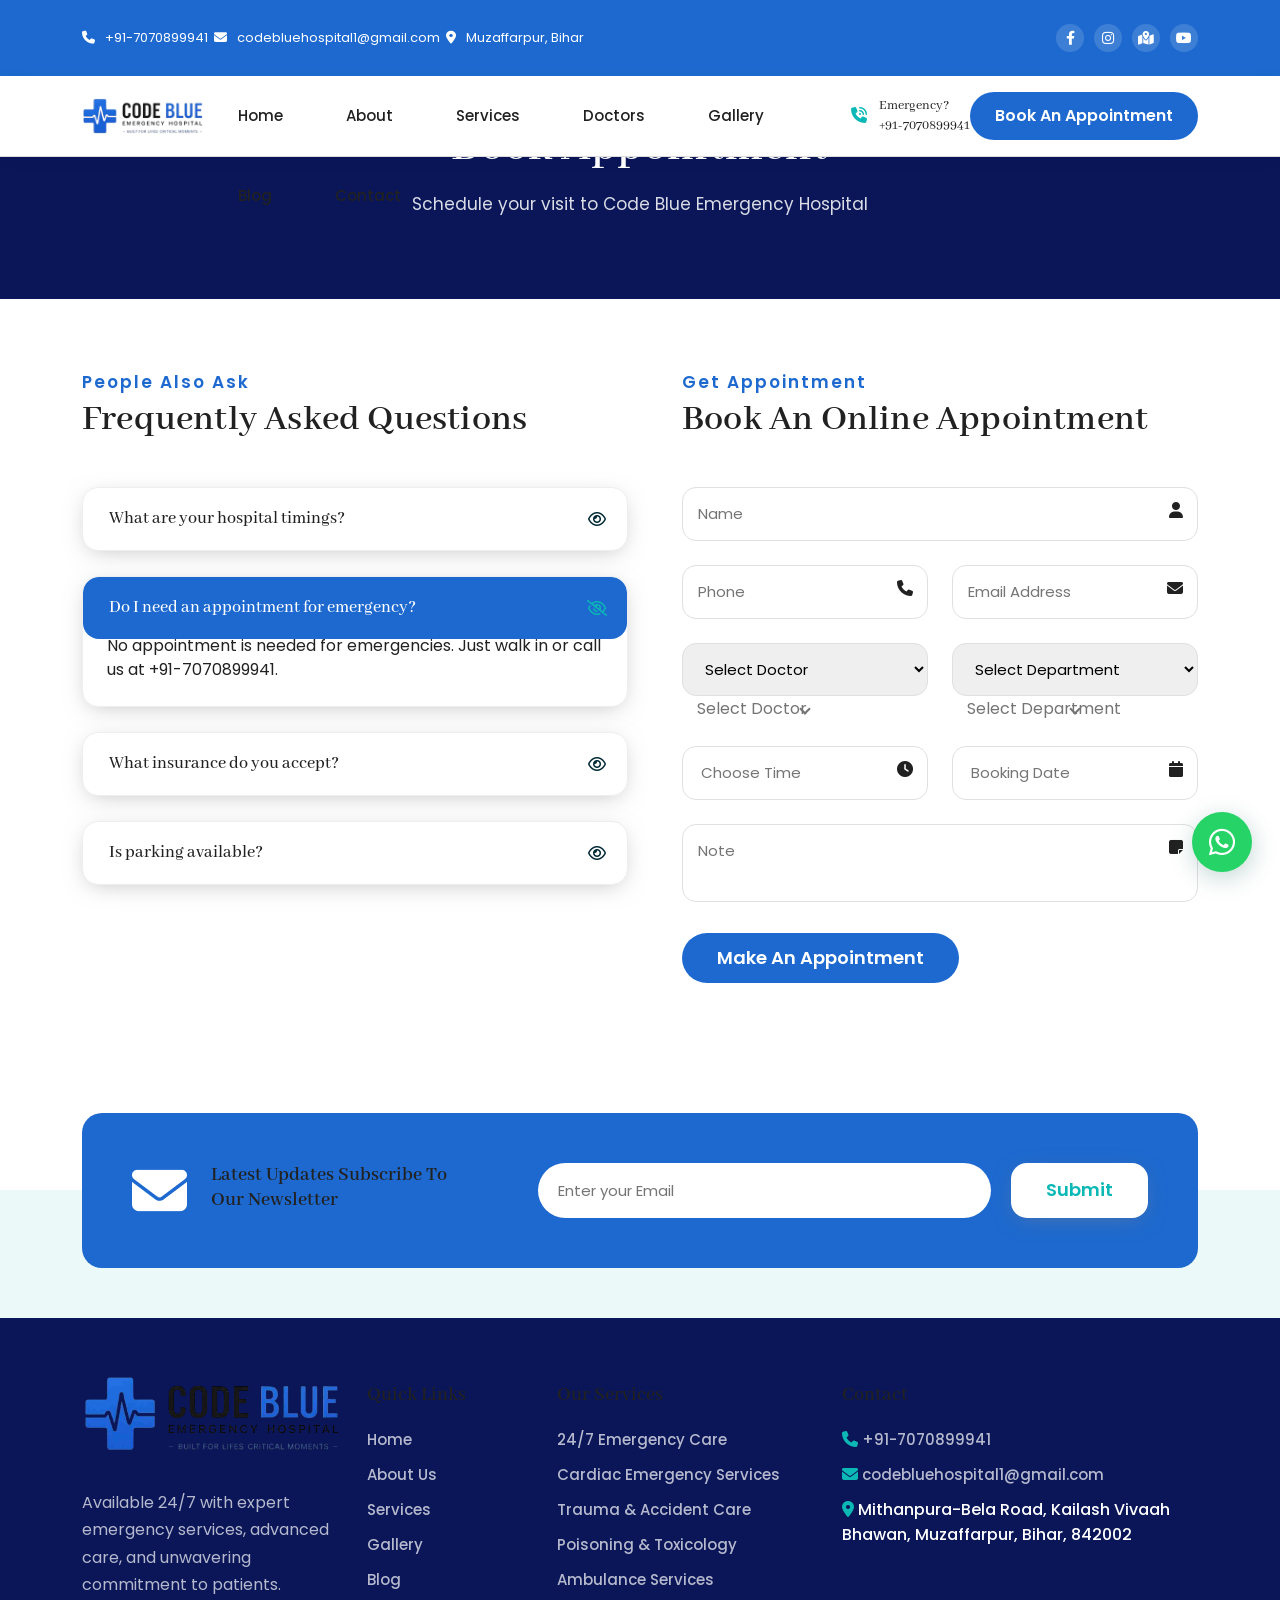
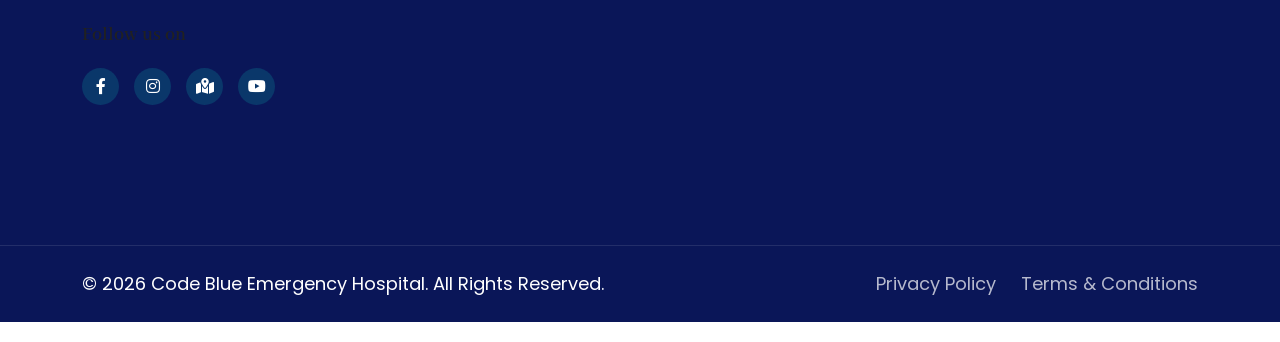
<file: appointment.html>
<!DOCTYPE html>
<html class="no-js" lang="en">
  <head>
    <meta charset="utf-8">
    <meta http-equiv="x-ua-compatible" content="ie=edge">
    <meta name="viewport" content="width=device-width, initial-scale=1">
    <meta name="author" content="Code Blue Emergency Hospital">
    <link rel="icon" href="assets/images/codeblue/cropped-Code-Blue-icon-32x32.png">
    <title>Appointment - Code Blue Emergency Hospital</title>
    <link rel="stylesheet" href="assets/css/bootstrap.min.css">
    <link rel="stylesheet" href="assets/css/fontawesome.min.css">
    <link rel="stylesheet" href="assets/css/animate.css">
    <link rel="stylesheet" href="assets/css/animated-text.css">
    <link rel="stylesheet" href="assets/css/slick.min.css">
    <link rel="stylesheet" href="assets/css/light_gallery.min.css">
    <link rel="stylesheet" href="assets/css/odometer.css">
    <link rel="stylesheet" href="assets/css/style.css">
    <link rel="stylesheet" href="assets/css/codeblue.css">
    <style>
      .cs_preloader { animation: autoHidePreloader 0.5s 3s forwards; }
      @keyframes autoHidePreloader { to { opacity: 0; visibility: hidden; pointer-events: none; } }
    </style>
  </head>
  <body>

  <header class="cs_site_header cs_style_1 cs_sticky_header">
    <div class="cs_top_header cs_accent_bg_v1">
      <div class="container">
        <div class="cs_top_header_in">
          <div class="cs_top_header_left">
            <div class="cs_top_nav cs_fs_16 cs_white_color">
              <a href="tel:+917070899941" class="cs_white_color"><i class="fa-solid fa-phone"></i> +91-7070899941</a>
              &nbsp;&nbsp;
              <a href="mailto:codebluehospital1@gmail.com" class="cs_white_color"><i class="fa-solid fa-envelope"></i> codebluehospital1@gmail.com</a>
              &nbsp;&nbsp;
              <span><i class="fa-solid fa-location-dot"></i> Muzaffarpur, Bihar</span>
            </div>
          </div>
          <div class="cs_top_header_right">
            <div class="cs_social_btns cs_style_1">
              <a href="https://www.facebook.com/profile.php?id=61590314117148#" target="_blank"><i class="fa-brands fa-facebook-f"></i></a>
              <a href="https://www.instagram.com/code_blue_emergency_hospital" target="_blank"><i class="fa-brands fa-instagram"></i></a>
              <a href="https://maps.app.goo.gl/DeEyWCRNxr993ks66" target="_blank"><i class="fa-solid fa-map-location-dot"></i></a>
              <a href="https://youtube.com/channel/UCXoJX2NYa7jBwwtGiRiJI0w" target="_blank"><i class="fa-brands fa-youtube"></i></a>
            </div>
          </div>
        </div>
      </div>
    </div>
    <div class="cs_main_header">
      <div class="container">
        <div class="cs_main_header_in">
          <div class="cs_main_header_left">
            <a class="cs_site_branding" href="index.html">
              <img src="assets/images/codeblue/Code-Blue-logo.png" alt="Code Blue Emergency Hospital">
            </a>
            <div class="cs_nav cs_primary_font">
              <ul class="cs_nav_list cs_fs_18">
                <li><a href="index.html">Home</a></li>
                <li><a href="about.html">About</a></li>
                <li><a href="services.html">Services</a></li>
                <li><a href="doctors.html">Doctors</a></li>
                <li><a href="gallery.html">Gallery</a></li>
                <li><a href="blog.html">Blog</a></li>
                <li><a href="contact.html">Contact</a></li>
              </ul>
            </div>
          </div>
          <div class="cs_main_header_right cs_accent_color_v1">
            <div class="cs_header_contact">
              <div class="cs_header_contact_icon text-accent">
                <i class="fa-solid fa-phone-volume"></i>
              </div>
              <div class="cs_header_contact_right">
                <h3 class="cs_fs_14 cs_normal cs_accent_color_v1 mb-0">Emergency?</h3>
                <h3 class="cs_fs_14 cs_normal cs_accent_color_v1 mb-0">+91-7070899941</h3>
              </div>
            </div>
            <a href="tel:+917070899941" class="cs_btn cs_style_1 cs_fs_16 cs_semibold cs_accent_bg_v1 cs_white_color">Book An Appointment</a>
          </div>
        </div>
      </div>
    </div>
  </header>

  <!-- Start Hero Section -->
  <section class="cs_inner_hero">
    <div class="container">
      <div class="row">
        <div class="col-lg-12 text-center">
          <h1 class="cs_hero_title cs_semibold cs_white_color wow fadeInDown">Book Appointment</h1>
          <p class="cs_hero_subtitle cs_white_color">Schedule your visit to Code Blue Emergency Hospital</p>
        </div>
      </div>
    </div>
  </section>
  <!-- End Hero Section -->

  <!-- Appointment Section -->
  <section id="appointment">
    <div class="cs_height_120 cs_height_lg_80"></div>
    <div class="container">
      <div class="row cs_gap_y_30">
        <div class="col-lg-6">
          <div class="cs_accordian_wrap">
            <div class="cs_section_heading cs_style_1">
              <h3 class="cs_section_title_up cs_accent_color_v1 cs_medium cs_fs_20">People Also Ask</h3>
              <h2 class="cs_section_title cs_semibold cs_fs_35 mb-0">Frequently Asked Questions</h2>
            </div>
            <div class="cs_height_40 cs_height_lg_30"></div>
            <div class="cs_accordian cs_style_1 cs_white_bg">
              <h3 class="cs_accordian_head cs_fs_18 cs_medium mb-0">
                What are your hospital timings?
                <span class="cs_accordian_toggle cs_center"><i class="fa-regular fa-eye"></i><i class="fa-regular fa-eye-slash"></i></span>
              </h3>
              <div class="cs_accordian_body">We are available 24/7 for emergency care. Our outpatient department operates from 9:00 AM to 9:00 PM.</div>
            </div>
            <div class="cs_accordian cs_style_1 cs_white_bg active">
              <h3 class="cs_accordian_head cs_fs_18 cs_medium mb-0">
                Do I need an appointment for emergency?
                <span class="cs_accordian_toggle cs_center"><i class="fa-regular fa-eye"></i><i class="fa-regular fa-eye-slash"></i></span>
              </h3>
              <div class="cs_accordian_body">No appointment is needed for emergencies. Just walk in or call us at +91-7070899941.</div>
            </div>
            <div class="cs_accordian cs_style_1 cs_white_bg">
              <h3 class="cs_accordian_head cs_fs_18 cs_medium mb-0">
                What insurance do you accept?
                <span class="cs_accordian_toggle cs_center"><i class="fa-regular fa-eye"></i><i class="fa-regular fa-eye-slash"></i></span>
              </h3>
              <div class="cs_accordian_body">We accept all major insurance plans. Please contact our billing department for specific queries.</div>
            </div>
            <div class="cs_accordian cs_style_1 cs_white_bg">
              <h3 class="cs_accordian_head cs_fs_18 cs_medium mb-0">
                Is parking available?
                <span class="cs_accordian_toggle cs_center"><i class="fa-regular fa-eye"></i><i class="fa-regular fa-eye-slash"></i></span>
              </h3>
              <div class="cs_accordian_body">Yes, we have free parking available for all patients and visitors.</div>
            </div>
          </div>
        </div>
        <div class="col-lg-6">
          <div class="cs_appointment_wrap">
            <div class="cs_section_heading cs_style_1">
              <h3 class="cs_section_title_up cs_accent_color_v1 cs_medium cs_fs_20">Get Appointment</h3>
              <h2 class="cs_section_title cs_semibold cs_fs_35 mb-0">Book An Online Appointment</h2>
            </div>
            <div class="cs_height_40 cs_height_lg_30"></div>
            <form class="ca_appointment_form row cs_gap_y_24">
              <div class="col-md-12"><div class="cs_input_field"><input type="text" name="name" placeholder="Name" class="cs_form_field cs_radius_5"><span><i class="fa-solid fa-user"></i></span></div></div>
              <div class="col-md-6"><div class="cs_input_field"><input type="text" name="phone" placeholder="Phone" class="cs_form_field cs_radius_5"><span><i class="fa-solid fa-phone"></i></span></div></div>
              <div class="col-md-6"><div class="cs_input_field"><input type="email" name="email" placeholder="Email Address" class="cs_form_field cs_radius_5"><span><i class="fa-solid fa-envelope"></i></span></div></div>
              <div class="col-md-6"><div class="cs_custom_select_wrap"><select name="udoctor" class="cs_select_1"><option value="">Select Doctor</option><option value="tarique">Dr. Tarique Jamil</option><option value="ahmad">Dr. Ahmad Kaif</option><option value="jamil">Dr. Jamil Ahmad</option></select></div></div>
              <div class="col-md-6"><div class="cs_custom_select_wrap"><select name="udepartment" class="cs_select_1"><option value="">Select Department</option><option value="emergency">Emergency Care</option><option value="trauma">Trauma & Accident</option><option value="cardiac">Cardiac Emergency</option><option value="icu">Critical Care & ICU</option><option value="general">General Medicine</option></select></div></div>
              <div class="col-md-6"><div class="cs_input_field"><input name="utime" type="text" id="utime" placeholder="Choose Time" class="cs_time"><span><i class="fa-solid fa-clock"></i></span></div></div>
              <div class="col-md-6"><div class="cs_input_field"><input name="udate" type="text" id="udate" placeholder="Booking Date" class="cs_date"><span><i class="fa-solid fa-calendar"></i></span></div></div>
              <div class="col-md-12"><div class="cs_input_field"><textarea name="note" rows="2" placeholder="Note" class="cs_form_field cs_radius_5"></textarea><span><i class="fa-solid fa-note-sticky"></i></span></div></div>
              <div class="col-md-12"><button type="submit" class="cs_btn cs_style_1 cs_size_md cs_accent_bg_v1 cs_white_color cs_fs_18 cs_semibold">Make An Appointment</button></div>
            </form>
          </div>
        </div>
      </div>
    </div>
    <div class="cs_height_120 cs_height_lg_80"></div>
  </section>

  <!-- Newsletter -->
  <section class="cs_newsletter_1_wrap">
    <div class="container">
      <div class="cs_newsletter cs_style_1 cs_accent_bg_v1 wow fadeIn">
        <div class="cs_newsletter_left d-flex gap-4">
          <div class="cs_newsletter_icon"><img src="assets/images/icons/envelop_icon.png" alt="Icon"></div>
          <h2 class="cs_newsletter_title cs_fs_24 cs_semibold mb-0 cs_white_color">Latest Updates Subscribe To<br>Our Newsletter</h2>
        </div>
        <form action="#" class="cs_newsletter_form">
          <input type="text" name="email" class="cs_newsletter_form_field cs_radius_2" placeholder="Enter your Email">
          <button type="submit" class="cs_btn cs_style_1 cs_fs_18 cs_medium cs_white_bg cs_accent_color_v1">Submit</button>
        </form>
      </div>
    </div>
  </section>

  <!-- Footer -->
  <footer class="cs_footer cs_style_1">
    <div class="container">
      <div class="cs_height_95 cs_height_lg_65"></div>
      <div class="cs_footer_main">
        <div class="row cs_gap_y_30">
          <div class="col-lg-3">
            <div class="cs_footer_widget cs_text_widget">
              <img src="assets/images/codeblue/Code-Blue-logo.png" alt="Logo">
              <p class="cs_fs_18 cs_white_color">Available 24/7 with expert emergency services, advanced care, and unwavering commitment to patients.</p>
              <h3 class="cs_fs_24 cs_white_color cs_semibold">Follow us on</h3>
              <div class="cs_social_btns cs_style_1 cs_white_color">
                <a href="https://www.facebook.com/profile.php?id=61590314117148#" target="_blank"><i class="fa-brands fa-facebook-f"></i></a>
                <a href="https://www.instagram.com/code_blue_emergency_hospital" target="_blank"><i class="fa-brands fa-instagram"></i></a>
                <a href="https://maps.app.goo.gl/DeEyWCRNxr993ks66" target="_blank"><i class="fa-solid fa-map-location-dot"></i></a>
                <a href="https://youtube.com/channel/UCXoJX2NYa7jBwwtGiRiJI0w" target="_blank"><i class="fa-brands fa-youtube"></i></a>
              </div>
            </div>
          </div>
          <div class="col-lg-2">
            <div class="cs_footer_widget cs_menu_widget">
              <h3 class="cs_footer_widget_title cs_fs_24 cs_semibold cs_white_color">Quick Links</h3>
              <ul class="cs_fs_18 cs_white_color cs_medium cs_mp0">
                <li><a href="index.html">Home</a></li>
                <li><a href="about.html">About Us</a></li>
                <li><a href="services.html">Services</a></li>
                <li><a href="gallery.html">Gallery</a></li>
                <li><a href="blog.html">Blog</a></li>
              </ul>
            </div>
          </div>
          <div class="col-lg-3">
            <div class="cs_footer_widget cs_menu_widget">
              <h3 class="cs_footer_widget_title cs_fs_24 cs_semibold cs_white_color">Our Services</h3>
              <ul class="cs_fs_18 cs_white_color cs_medium cs_mp0">
                <li><a href="services.html">24/7 Emergency Care</a></li>
                <li><a href="services.html">Cardiac Emergency Services</a></li>
                <li><a href="services.html">Trauma & Accident Care</a></li>
                <li><a href="services.html">Poisoning & Toxicology</a></li>
                <li><a href="services.html">Ambulance Services</a></li>
              </ul>
            </div>
          </div>
          <div class="col-lg-4">
            <div class="cs_footer_widget cs_menu_widget">
              <h3 class="cs_footer_widget_title cs_fs_24 cs_semibold cs_white_color">Contact</h3>
              <ul class="cs_contact_info cs_fs_18 cs_white_color cs_medium cs_mp0">
                <li><i class="fa-solid fa-phone cs_accent_color_v1"></i> <a href="tel:+917070899941" class="cs_white_color">+91-7070899941</a></li>
                <li><i class="fa-solid fa-envelope cs_accent_color_v1"></i> <a href="mailto:codebluehospital1@gmail.com" class="cs_white_color">codebluehospital1@gmail.com</a></li>
                <li><i class="fa-solid fa-location-dot cs_accent_color_v1"></i> Mithanpura-Bela Road, Kailash Vivaah Bhawan, Muzaffarpur, Bihar, 842002</li>
              </ul>
            </div>
          </div>
        </div>
      </div>
    </div>
    <div class="cs_footer_bottom">
      <div class="container">
        <div class="cs_footer_bottom_text">
          <div class="cs-copyright cs_fs_18 cs_white_color">&copy; 2026 Code Blue Emergency Hospital. All Rights Reserved.</div>
          <ul class="cs_footer_links cs_mp0 cs_fs_18 cs_white_color">
            <li><a href="#">Privacy Policy</a></li>
            <li><a href="#">Terms & Conditions</a></li>
          </ul>
        </div>
      </div>
    </div>
  </footer>

  <a href="https://wa.me/917070899941" target="_blank" class="cb-whatsapp-btn"><i class="fa-brands fa-whatsapp"></i></a>

  <script src="assets/js/jquery-3.6.0.min.js"></script>
  <script src="assets/js/wow.min.js"></script>
  <script src="assets/js/jquery.slick.min.js"></script>
  <script src="assets/js/light_gallery.min.js"></script>
  <script src="assets/js/odometer.js"></script>
  <script src="assets/js/isotope.pkg.min.js"></script>
  <script src="assets/js/jquery-timepicker.min.js"></script>
  <script src="assets/js/jquery-ui.min.js"></script>
  <script src="assets/js/select2.min.js"></script>
  <script src="assets/js/animated-text.min.js"></script>
  <script src="assets/js/ripple.min.js"></script>
  <script src="assets/js/YTPlayer.min.js"></script>
  <script src="assets/js/main.js"></script>
  <script>
    $('.ca_appointment_form').on('submit', function(e) { e.preventDefault(); alert('Thank you! Your appointment request has been submitted.'); this.reset(); });
    $('.cs_newsletter_form').on('submit', function(e) { e.preventDefault(); alert('Thank you! You have been subscribed.'); this.reset(); });
  </script>
  </body>
</html>
</file>
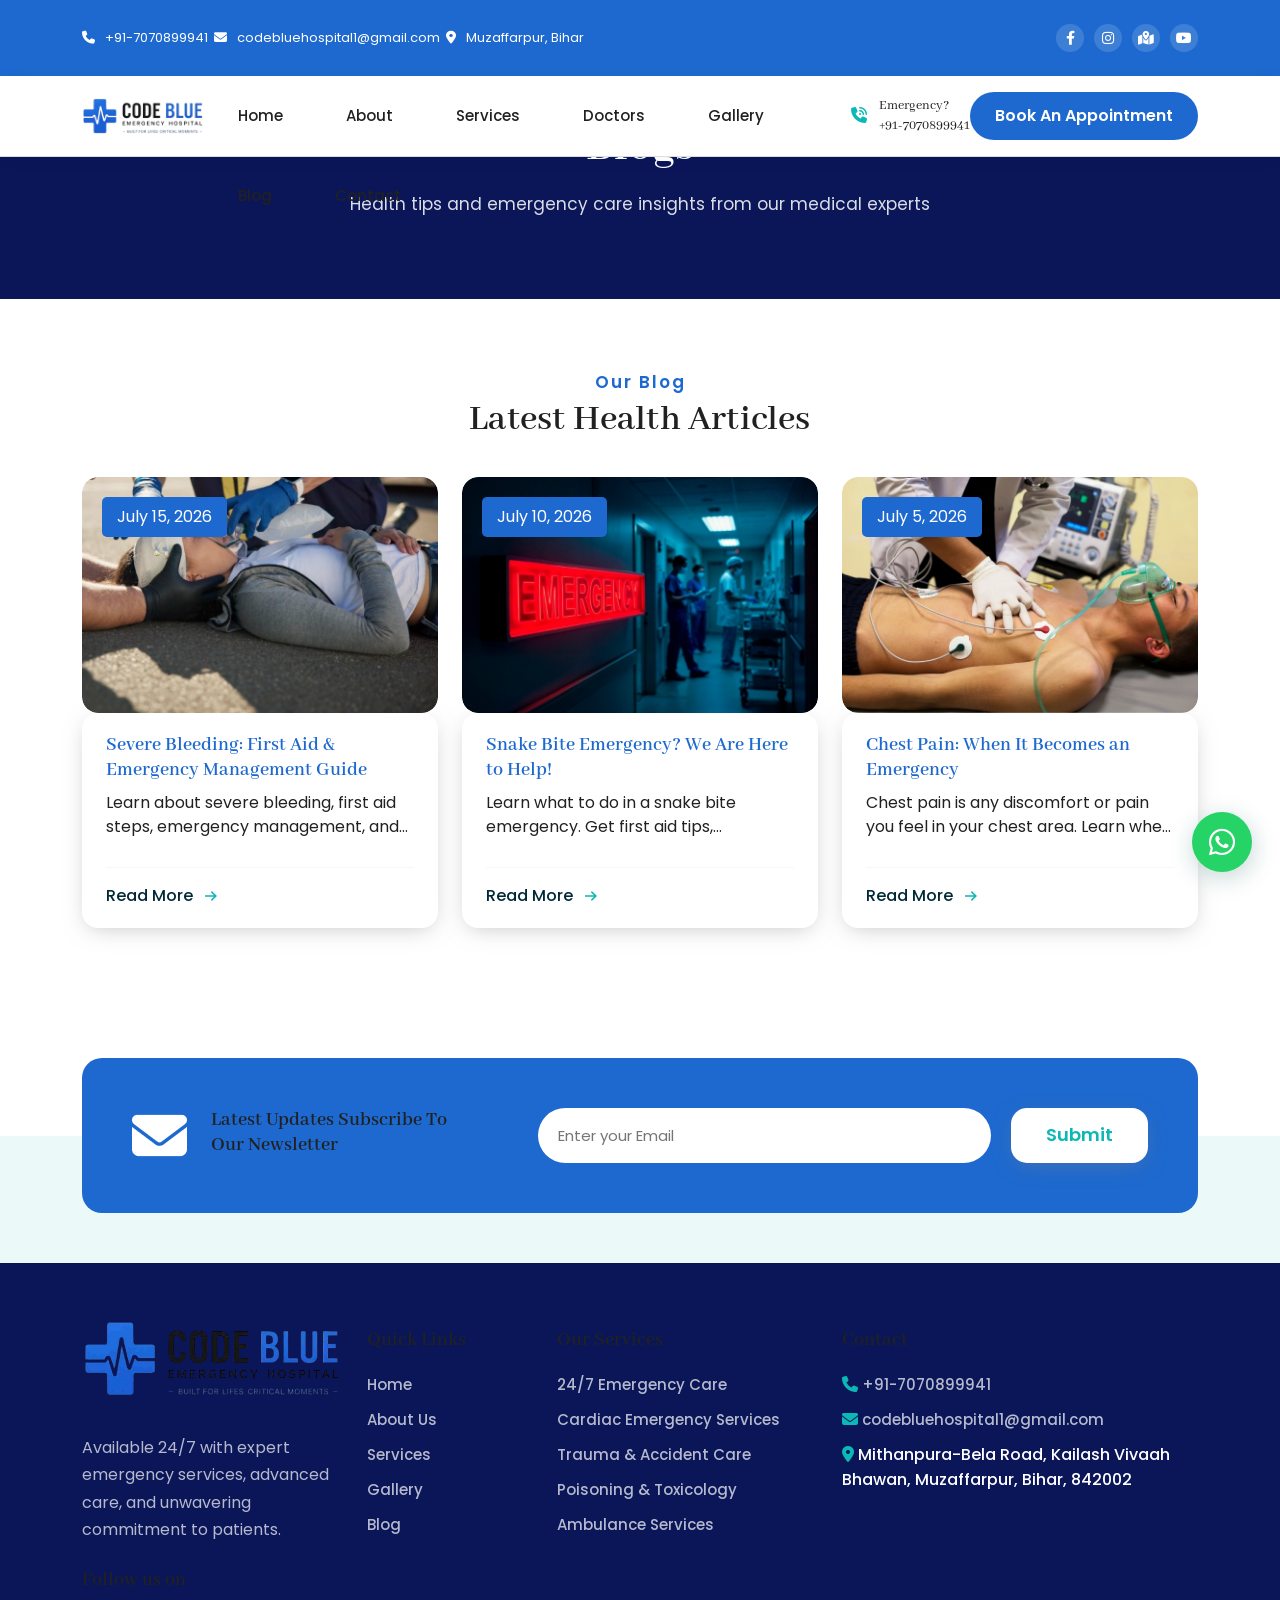
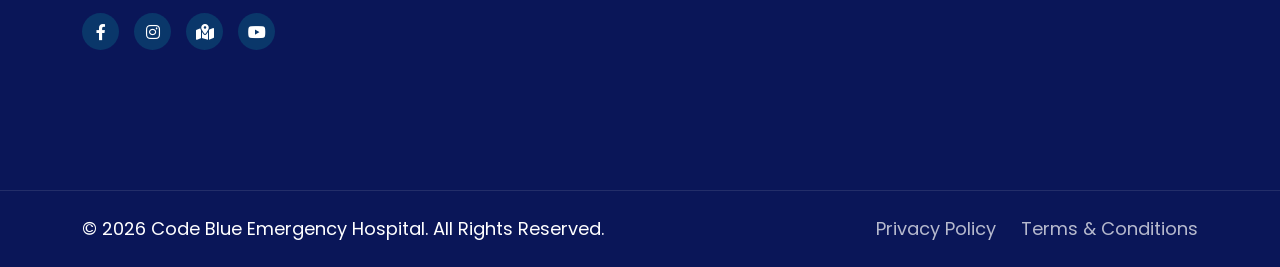
<file: blog.html>
<!DOCTYPE html>
<html class="no-js" lang="en">
  <head>
    <meta charset="utf-8">
    <meta http-equiv="x-ua-compatible" content="ie=edge">
    <meta name="viewport" content="width=device-width, initial-scale=1">
    <meta name="author" content="Code Blue Emergency Hospital">
    <link rel="icon" href="assets/images/codeblue/cropped-Code-Blue-icon-32x32.png">
    <title>Blogs - Code Blue Emergency Hospital</title>
    <link rel="stylesheet" href="assets/css/bootstrap.min.css">
    <link rel="stylesheet" href="assets/css/fontawesome.min.css">
    <link rel="stylesheet" href="assets/css/animate.css">
    <link rel="stylesheet" href="assets/css/animated-text.css">
    <link rel="stylesheet" href="assets/css/slick.min.css">
    <link rel="stylesheet" href="assets/css/light_gallery.min.css">
    <link rel="stylesheet" href="assets/css/odometer.css">
    <link rel="stylesheet" href="assets/css/style.css">
    <link rel="stylesheet" href="assets/css/codeblue.css">
    <style>
      .cs_preloader { animation: autoHidePreloader 0.5s 3s forwards; }
      @keyframes autoHidePreloader { to { opacity: 0; visibility: hidden; pointer-events: none; } }
    </style>
  </head>
  <body>

  <header class="cs_site_header cs_style_1 cs_sticky_header">
    <div class="cs_top_header cs_accent_bg_v1">
      <div class="container">
        <div class="cs_top_header_in">
          <div class="cs_top_header_left">
            <div class="cs_top_nav cs_fs_16 cs_white_color">
              <a href="tel:+917070899941" class="cs_white_color"><i class="fa-solid fa-phone"></i> +91-7070899941</a>
              &nbsp;&nbsp;
              <a href="mailto:codebluehospital1@gmail.com" class="cs_white_color"><i class="fa-solid fa-envelope"></i> codebluehospital1@gmail.com</a>
              &nbsp;&nbsp;
              <span><i class="fa-solid fa-location-dot"></i> Muzaffarpur, Bihar</span>
            </div>
          </div>
          <div class="cs_top_header_right">
            <div class="cs_social_btns cs_style_1">
              <a href="https://www.facebook.com/profile.php?id=61590314117148#" target="_blank"><i class="fa-brands fa-facebook-f"></i></a>
              <a href="https://www.instagram.com/code_blue_emergency_hospital" target="_blank"><i class="fa-brands fa-instagram"></i></a>
              <a href="https://maps.app.goo.gl/DeEyWCRNxr993ks66" target="_blank"><i class="fa-solid fa-map-location-dot"></i></a>
              <a href="https://youtube.com/channel/UCXoJX2NYa7jBwwtGiRiJI0w" target="_blank"><i class="fa-brands fa-youtube"></i></a>
            </div>
          </div>
        </div>
      </div>
    </div>
    <div class="cs_main_header">
      <div class="container">
        <div class="cs_main_header_in">
          <div class="cs_main_header_left">
            <a class="cs_site_branding" href="index.html">
              <img src="assets/images/codeblue/Code-Blue-logo.png" alt="Code Blue Emergency Hospital">
            </a>
            <div class="cs_nav cs_primary_font">
              <ul class="cs_nav_list cs_fs_18">
                <li><a href="index.html">Home</a></li>
                <li><a href="about.html">About</a></li>
                <li><a href="services.html">Services</a></li>
                <li><a href="doctors.html">Doctors</a></li>
                <li><a href="gallery.html">Gallery</a></li>
                <li><a href="blog.html">Blog</a></li>
                <li><a href="contact.html">Contact</a></li>
              </ul>
            </div>
          </div>
          <div class="cs_main_header_right cs_accent_color_v1">
            <div class="cs_header_contact">
              <div class="cs_header_contact_icon text-accent">
                <i class="fa-solid fa-phone-volume"></i>
              </div>
              <div class="cs_header_contact_right">
                <h3 class="cs_fs_14 cs_normal cs_accent_color_v1 mb-0">Emergency?</h3>
                <h3 class="cs_fs_14 cs_normal cs_accent_color_v1 mb-0">+91-7070899941</h3>
              </div>
            </div>
            <a href="tel:+917070899941" class="cs_btn cs_style_1 cs_fs_16 cs_semibold cs_accent_bg_v1 cs_white_color">Book An Appointment</a>
          </div>
        </div>
      </div>
    </div>
  </header>

  <!-- Start Hero Section -->
  <section class="cs_inner_hero">
    <div class="container">
      <div class="row">
        <div class="col-lg-12 text-center">
          <h1 class="cs_hero_title cs_semibold cs_white_color wow fadeInDown">Blogs</h1>
          <p class="cs_hero_subtitle cs_white_color">Health tips and emergency care insights from our medical experts</p>
        </div>
      </div>
    </div>
  </section>
  <!-- End Hero Section -->

  <!-- Blog Section -->
  <section>
    <div class="cs_height_120 cs_height_lg_80"></div>
    <div class="container">
      <div class="cs_section_heading cs_style_1 text-center">
        <h3 class="cs_section_title_up cs_accent_color_v1 cs_semibold cs_fs_24">Our Blog</h3>
        <h2 class="cs_section_title cs_semibold cs_fs_45 mb-0">Latest Health Articles</h2>
      </div>
      <div class="cs_height_45 cs_height_lg_30"></div>
      <div class="row cs_gap_y_30">
        <div class="col-lg-4 wow fadeInLeft">
          <article class="cs_post cs_style_1">
            <div class="cs_post_thumb cs_radius_5 cs_zoom position-relative">
              <img src="assets/images/codeblue/Trauma-Accident-image.jpg.jpeg" alt="Blog" class="cs_zoom_in">
              <div class="cs_posted_by cs_accent_bg_v1 cs_white_color cs_radius_2">July 15, 2026</div>
            </div>
            <div class="cs_post_info cs_white_bg">
              <h3 class="cs_post_title cs_fs_24 cs_semibold"><a href="#">Severe Bleeding: First Aid & Emergency Management Guide</a></h3>
              <p class="cs_post_subtitle">Learn about severe bleeding, first aid steps, emergency management, and when to seek help.</p>
              <hr>
              <a href="#" class="cs_post_btn cs_primary_color cs_medium">Read More <img src="assets/images/icons/arrow_icon.svg" alt="Icon"></a>
            </div>
          </article>
        </div>
        <div class="col-lg-4 wow fadeInUp">
          <article class="cs_post cs_style_1">
            <div class="cs_post_thumb cs_radius_5 cs_zoom position-relative">
              <img src="assets/images/codeblue/Emergency-Care-image.jpg.jpeg" alt="Blog" class="cs_zoom_in">
              <div class="cs_posted_by cs_accent_bg_v1 cs_white_color cs_radius_2">July 10, 2026</div>
            </div>
            <div class="cs_post_info cs_white_bg">
              <h3 class="cs_post_title cs_fs_24 cs_semibold"><a href="#">Snake Bite Emergency? We Are Here to Help!</a></h3>
              <p class="cs_post_subtitle">Learn what to do in a snake bite emergency. Get first aid tips, symptoms, and when to seek emergency treatment.</p>
              <hr>
              <a href="#" class="cs_post_btn cs_primary_color cs_medium">Read More <img src="assets/images/icons/arrow_icon.svg" alt="Icon"></a>
            </div>
          </article>
        </div>
        <div class="col-lg-4 wow fadeInRight">
          <article class="cs_post cs_style_1">
            <div class="cs_post_thumb cs_radius_5 cs_zoom position-relative">
              <img src="assets/images/codeblue/cardiac.jpg" alt="Blog" class="cs_zoom_in">
              <div class="cs_posted_by cs_accent_bg_v1 cs_white_color cs_radius_2">July 5, 2026</div>
            </div>
            <div class="cs_post_info cs_white_bg">
              <h3 class="cs_post_title cs_fs_24 cs_semibold"><a href="#">Chest Pain: When It Becomes an Emergency</a></h3>
              <p class="cs_post_subtitle">Chest pain is any discomfort or pain you feel in your chest area. Learn when it becomes an emergency.</p>
              <hr>
              <a href="#" class="cs_post_btn cs_primary_color cs_medium">Read More <img src="assets/images/icons/arrow_icon.svg" alt="Icon"></a>
            </div>
          </article>
        </div>
      </div>
    </div>
    <div class="cs_height_120 cs_height_lg_80"></div>
  </section>

  <!-- Newsletter -->
  <section class="cs_newsletter_1_wrap">
    <div class="container">
      <div class="cs_newsletter cs_style_1 cs_accent_bg_v1 wow fadeIn">
        <div class="cs_newsletter_left d-flex gap-4">
          <div class="cs_newsletter_icon"><img src="assets/images/icons/envelop_icon.png" alt="Icon"></div>
          <h2 class="cs_newsletter_title cs_fs_24 cs_semibold mb-0 cs_white_color">Latest Updates Subscribe To<br>Our Newsletter</h2>
        </div>
        <form action="#" class="cs_newsletter_form">
          <input type="text" name="email" class="cs_newsletter_form_field cs_radius_2" placeholder="Enter your Email">
          <button type="submit" class="cs_btn cs_style_1 cs_fs_18 cs_medium cs_white_bg cs_accent_color_v1">Submit</button>
        </form>
      </div>
    </div>
  </section>

  <!-- Footer -->
  <footer class="cs_footer cs_style_1">
    <div class="container">
      <div class="cs_height_95 cs_height_lg_65"></div>
      <div class="cs_footer_main">
        <div class="row cs_gap_y_30">
          <div class="col-lg-3">
            <div class="cs_footer_widget cs_text_widget">
              <img src="assets/images/codeblue/Code-Blue-logo.png" alt="Logo">
              <p class="cs_fs_18 cs_white_color">Available 24/7 with expert emergency services, advanced care, and unwavering commitment to patients.</p>
              <h3 class="cs_fs_24 cs_white_color cs_semibold">Follow us on</h3>
              <div class="cs_social_btns cs_style_1 cs_white_color">
                <a href="https://www.facebook.com/profile.php?id=61590314117148#" target="_blank"><i class="fa-brands fa-facebook-f"></i></a>
                <a href="https://www.instagram.com/code_blue_emergency_hospital" target="_blank"><i class="fa-brands fa-instagram"></i></a>
                <a href="https://maps.app.goo.gl/DeEyWCRNxr993ks66" target="_blank"><i class="fa-solid fa-map-location-dot"></i></a>
                <a href="https://youtube.com/channel/UCXoJX2NYa7jBwwtGiRiJI0w" target="_blank"><i class="fa-brands fa-youtube"></i></a>
              </div>
            </div>
          </div>
          <div class="col-lg-2">
            <div class="cs_footer_widget cs_menu_widget">
              <h3 class="cs_footer_widget_title cs_fs_24 cs_semibold cs_white_color">Quick Links</h3>
              <ul class="cs_fs_18 cs_white_color cs_medium cs_mp0">
                <li><a href="index.html">Home</a></li>
                <li><a href="about.html">About Us</a></li>
                <li><a href="services.html">Services</a></li>
                <li><a href="gallery.html">Gallery</a></li>
                <li><a href="blog.html">Blog</a></li>
              </ul>
            </div>
          </div>
          <div class="col-lg-3">
            <div class="cs_footer_widget cs_menu_widget">
              <h3 class="cs_footer_widget_title cs_fs_24 cs_semibold cs_white_color">Our Services</h3>
              <ul class="cs_fs_18 cs_white_color cs_medium cs_mp0">
                <li><a href="services.html">24/7 Emergency Care</a></li>
                <li><a href="services.html">Cardiac Emergency Services</a></li>
                <li><a href="services.html">Trauma & Accident Care</a></li>
                <li><a href="services.html">Poisoning & Toxicology</a></li>
                <li><a href="services.html">Ambulance Services</a></li>
              </ul>
            </div>
          </div>
          <div class="col-lg-4">
            <div class="cs_footer_widget cs_menu_widget">
              <h3 class="cs_footer_widget_title cs_fs_24 cs_semibold cs_white_color">Contact</h3>
              <ul class="cs_contact_info cs_fs_18 cs_white_color cs_medium cs_mp0">
                <li><i class="fa-solid fa-phone cs_accent_color_v1"></i> <a href="tel:+917070899941" class="cs_white_color">+91-7070899941</a></li>
                <li><i class="fa-solid fa-envelope cs_accent_color_v1"></i> <a href="mailto:codebluehospital1@gmail.com" class="cs_white_color">codebluehospital1@gmail.com</a></li>
                <li><i class="fa-solid fa-location-dot cs_accent_color_v1"></i> Mithanpura-Bela Road, Kailash Vivaah Bhawan, Muzaffarpur, Bihar, 842002</li>
              </ul>
            </div>
          </div>
        </div>
      </div>
    </div>
    <div class="cs_footer_bottom">
      <div class="container">
        <div class="cs_footer_bottom_text">
          <div class="cs-copyright cs_fs_18 cs_white_color">&copy; 2026 Code Blue Emergency Hospital. All Rights Reserved.</div>
          <ul class="cs_footer_links cs_mp0 cs_fs_18 cs_white_color">
            <li><a href="#">Privacy Policy</a></li>
            <li><a href="#">Terms & Conditions</a></li>
          </ul>
        </div>
      </div>
    </div>
  </footer>

  <a href="https://wa.me/917070899941" target="_blank" class="cb-whatsapp-btn"><i class="fa-brands fa-whatsapp"></i></a>

  <script src="assets/js/jquery-3.6.0.min.js"></script>
  <script src="assets/js/wow.min.js"></script>
  <script src="assets/js/jquery.slick.min.js"></script>
  <script src="assets/js/light_gallery.min.js"></script>
  <script src="assets/js/odometer.js"></script>
  <script src="assets/js/isotope.pkg.min.js"></script>
  <script src="assets/js/jquery-timepicker.min.js"></script>
  <script src="assets/js/jquery-ui.min.js"></script>
  <script src="assets/js/select2.min.js"></script>
  <script src="assets/js/animated-text.min.js"></script>
  <script src="assets/js/ripple.min.js"></script>
  <script src="assets/js/YTPlayer.min.js"></script>
  <script src="assets/js/main.js"></script>
  <script>
    $('.cs_newsletter_form').on('submit', function(e) { e.preventDefault(); alert('Thank you! You have been subscribed.'); this.reset(); });
  </script>
  </body>
</html>
</file>
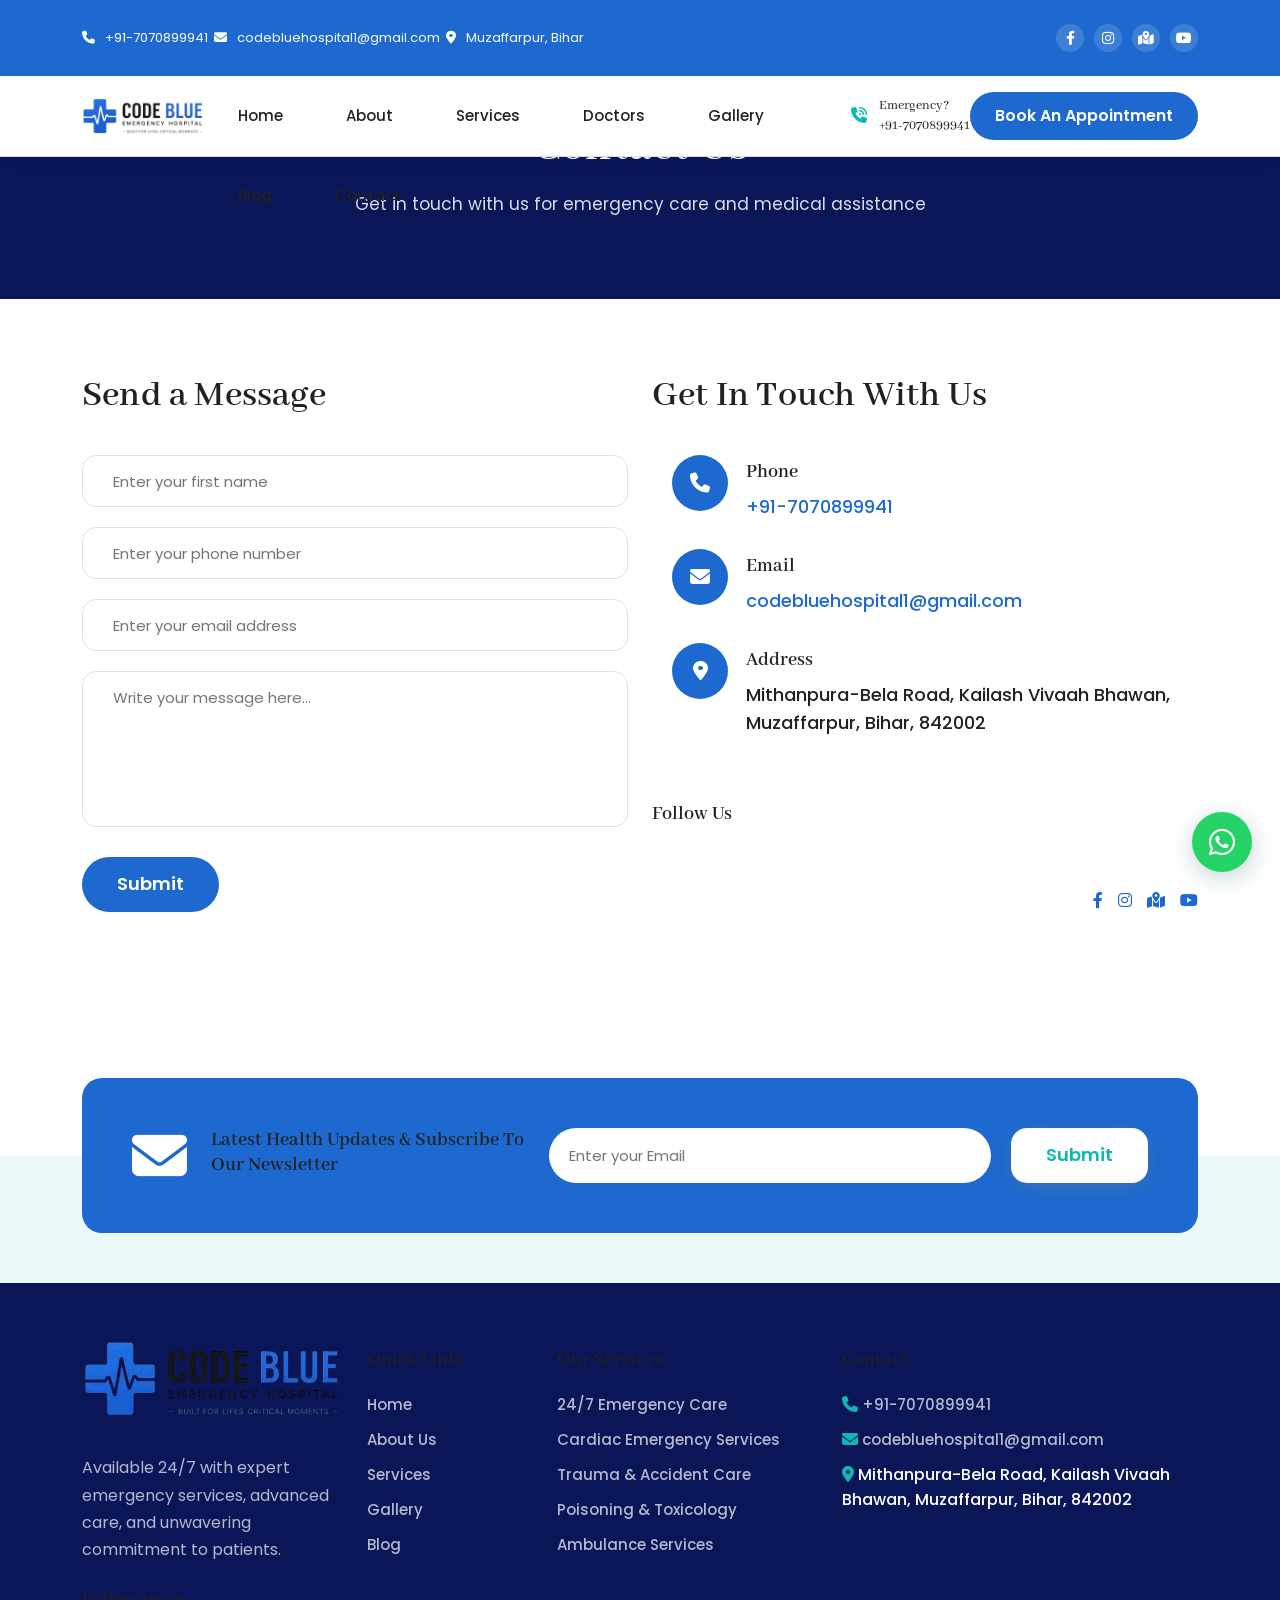
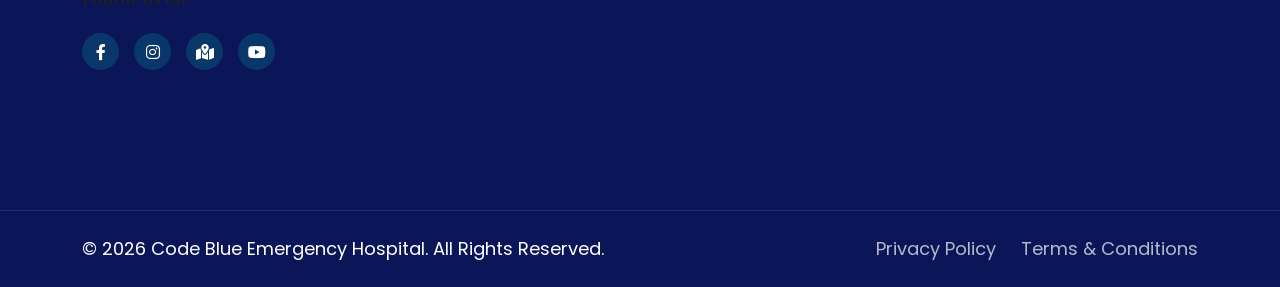
<file: contact.html>
<!DOCTYPE html>
<html class="no-js" lang="en">
  <head>
    <meta charset="utf-8">
    <meta http-equiv="x-ua-compatible" content="ie=edge">
    <meta name="viewport" content="width=device-width, initial-scale=1">
    <meta name="author" content="Code Blue Emergency Hospital">
    <link rel="icon" href="assets/images/codeblue/cropped-Code-Blue-icon-32x32.png">
    <title>Contact Us - Code Blue Emergency Hospital</title>
    <link rel="stylesheet" href="assets/css/bootstrap.min.css">
    <link rel="stylesheet" href="assets/css/fontawesome.min.css">
    <link rel="stylesheet" href="assets/css/animate.css">
    <link rel="stylesheet" href="assets/css/animated-text.css">
    <link rel="stylesheet" href="assets/css/slick.min.css">
    <link rel="stylesheet" href="assets/css/light_gallery.min.css">
    <link rel="stylesheet" href="assets/css/odometer.css">
    <link rel="stylesheet" href="assets/css/style.css">
    <link rel="stylesheet" href="assets/css/codeblue.css">
    <style>
      .cs_preloader { animation: autoHidePreloader 0.5s 3s forwards; }
      @keyframes autoHidePreloader { to { opacity: 0; visibility: hidden; pointer-events: none; } }
    </style>
  </head>
  <body>

  <!-- Start Top Utility Bar -->
  <header class="cs_site_header cs_style_1 cs_sticky_header">
    <div class="cs_top_header cs_accent_bg_v1">
      <div class="container">
        <div class="cs_top_header_in">
          <div class="cs_top_header_left">
            <div class="cs_top_nav cs_fs_16 cs_white_color">
              <a href="tel:+917070899941" class="cs_white_color"><i class="fa-solid fa-phone"></i> +91-7070899941</a>
              &nbsp;&nbsp;
              <a href="mailto:codebluehospital1@gmail.com" class="cs_white_color"><i class="fa-solid fa-envelope"></i> codebluehospital1@gmail.com</a>
              &nbsp;&nbsp;
              <span><i class="fa-solid fa-location-dot"></i> Muzaffarpur, Bihar</span>
            </div>
          </div>
          <div class="cs_top_header_right">
            <div class="cs_social_btns cs_style_1">
              <a href="https://www.facebook.com/profile.php?id=61590314117148#" target="_blank"><i class="fa-brands fa-facebook-f"></i></a>
              <a href="https://www.instagram.com/code_blue_emergency_hospital" target="_blank"><i class="fa-brands fa-instagram"></i></a>
              <a href="https://maps.app.goo.gl/DeEyWCRNxr993ks66" target="_blank"><i class="fa-solid fa-map-location-dot"></i></a>
              <a href="https://youtube.com/channel/UCXoJX2NYa7jBwwtGiRiJI0w" target="_blank"><i class="fa-brands fa-youtube"></i></a>
            </div>
          </div>
        </div>
      </div>
    </div>
    <!-- End Top Utility Bar -->
    <!-- Start Header Nav -->
    <div class="cs_main_header">
      <div class="container">
        <div class="cs_main_header_in">
          <div class="cs_main_header_left">
            <a class="cs_site_branding" href="index.html">
              <img src="assets/images/codeblue/Code-Blue-logo.png" alt="Code Blue Emergency Hospital">
            </a>
            <div class="cs_nav cs_primary_font">
              <ul class="cs_nav_list cs_fs_18">
                <li><a href="index.html">Home</a></li>
                <li><a href="about.html">About</a></li>
                <li><a href="services.html">Services</a></li>
                <li><a href="doctors.html">Doctors</a></li>
                <li><a href="gallery.html">Gallery</a></li>
                <li><a href="blog.html">Blog</a></li>
                <li><a href="contact.html">Contact</a></li>
              </ul>
            </div>
          </div>
          <div class="cs_main_header_right cs_accent_color_v1">
            <div class="cs_header_contact">
              <div class="cs_header_contact_icon text-accent">
                <i class="fa-solid fa-phone-volume"></i>
              </div>
              <div class="cs_header_contact_right">
                <h3 class="cs_fs_14 cs_normal cs_accent_color_v1 mb-0">Emergency?</h3>
                <h3 class="cs_fs_14 cs_normal cs_accent_color_v1 mb-0">+91-7070899941</h3>
              </div>
            </div>
            <a href="tel:+917070899941" class="cs_btn cs_style_1 cs_fs_16 cs_semibold cs_accent_bg_v1 cs_white_color">Book An Appointment</a>
          </div>
        </div>
      </div>
    </div>
  </header>
  <!-- End Header Section -->

  <!-- Start Hero Section -->
  <section class="cs_inner_hero">
    <div class="container">
      <div class="row">
        <div class="col-lg-12 text-center">
          <h1 class="cs_hero_title cs_semibold cs_white_color wow fadeInDown">Contact Us</h1>
          <p class="cs_hero_subtitle cs_white_color">Get in touch with us for emergency care and medical assistance</p>
        </div>
      </div>
    </div>
  </section>
  <!-- End Hero Section -->

  <!-- Start Contact Section -->
  <section class="cs_contact_page">
    <div class="cs_height_120 cs_height_lg_80"></div>
    <div class="container">
      <div class="row cs_gap_y_40">
        <!-- Left Column - Contact Form -->
        <div class="col-lg-6">
          <div class="cs_contact_form_wrap">
            <div class="cs_section_heading cs_style_1">
              <h2 class="cs_section_title cs_semibold cs_fs_35 mb-0">Send a Message</h2>
            </div>
            <div class="cs_height_32 cs_height_lg_20"></div>
            <form action="#" class="cs_contact_form" id="cs_form">
              <div class="row cs_gap_y_20">
                <div class="col-md-12">
                  <label class="cs_form_label">First Name</label>
                  <input type="text" name="first_name" class="cs_form_field cs_radius_2" placeholder="Enter your first name">
                </div>
                <div class="col-md-12">
                  <label class="cs_form_label">Phone Number</label>
                  <input type="text" name="phone" class="cs_form_field cs_radius_2" placeholder="Enter your phone number">
                </div>
                <div class="col-md-12">
                  <label class="cs_form_label">Email</label>
                  <input type="email" name="email" class="cs_form_field cs_radius_2" placeholder="Enter your email address">
                </div>
                <div class="col-md-12">
                  <label class="cs_form_label">Message</label>
                  <textarea name="message" class="cs_form_field cs_radius_2" rows="5" placeholder="Write your message here..."></textarea>
                </div>
                <div class="col-md-12">
                  <button type="submit" class="cs_btn cs_style_1 cs_fs_18 cs_semibold cs_accent_bg_v1 cs_white_color">Submit</button>
                </div>
              </div>
            </form>
          </div>
        </div>
        <!-- Right Column - Contact Info -->
        <div class="col-lg-6">
          <div class="cs_contact_info_wrap">
            <div class="cs_section_heading cs_style_1">
              <h2 class="cs_section_title cs_semibold cs_fs_35 mb-0">Get In Touch With Us</h2>
            </div>
            <div class="cs_height_32 cs_height_lg_20"></div>
            <ul class="cs_contact_info_list cs_fs_18 cs_medium">
              <li>
                <div class="cs_contact_info_icon cs_accent_bg_v1 cs_white_color cs_center">
                  <i class="fa-solid fa-phone"></i>
                </div>
                <div class="cs_contact_info_text">
                  <h3 class="cs_fs_20 cs_semibold mb-1">Phone</h3>
                  <a href="tel:+917070899941" class="cs_fs_18">+91-7070899941</a>
                </div>
              </li>
              <li>
                <div class="cs_contact_info_icon cs_accent_bg_v1 cs_white_color cs_center">
                  <i class="fa-solid fa-envelope"></i>
                </div>
                <div class="cs_contact_info_text">
                  <h3 class="cs_fs_20 cs_semibold mb-1">Email</h3>
                  <a href="mailto:codebluehospital1@gmail.com" class="cs_fs_18">codebluehospital1@gmail.com</a>
                </div>
              </li>
              <li>
                <div class="cs_contact_info_icon cs_accent_bg_v1 cs_white_color cs_center">
                  <i class="fa-solid fa-location-dot"></i>
                </div>
                <div class="cs_contact_info_text">
                  <h3 class="cs_fs_20 cs_semibold mb-1">Address</h3>
                  <p class="cs_fs_18 mb-0">Mithanpura-Bela Road, Kailash Vivaah Bhawan, Muzaffarpur, Bihar, 842002</p>
                </div>
              </li>
            </ul>
            <div class="cs_height_32 cs_height_lg_20"></div>
            <div class="cs_contact_social">
              <h3 class="cs_fs_20 cs_semibold mb-3">Follow Us</h3>
              <div class="cs_social_btns cs_style_1">
                <a href="https://www.facebook.com/profile.php?id=61590314117148#" target="_blank"><i class="fa-brands fa-facebook-f"></i></a>
                <a href="https://www.instagram.com/code_blue_emergency_hospital" target="_blank"><i class="fa-brands fa-instagram"></i></a>
                <a href="https://maps.app.goo.gl/DeEyWCRNxr993ks66" target="_blank"><i class="fa-solid fa-map-location-dot"></i></a>
                <a href="https://youtube.com/channel/UCXoJX2NYa7jBwwtGiRiJI0w" target="_blank"><i class="fa-brands fa-youtube"></i></a>
              </div>
            </div>
          </div>
        </div>
      </div>
    </div>
    <div class="cs_height_120 cs_height_lg_80"></div>
  </section>
  <!-- End Contact Section -->

  <!-- Start Newsletter Section -->
  <section class="cs_newsletter_1_wrap">
    <div class="container">
      <div class="cs_newsletter cs_style_1 cs_accent_bg_v1 wow fadeIn">
        <div class="cs_newsletter_left d-flex gap-4">
          <div class="cs_newsletter_icon">
            <img src="assets/images/icons/envelop_icon.png" alt="Icon">
          </div>
          <h2 class="cs_newsletter_title cs_fs_24 cs_semibold mb-0 cs_white_color">Latest Health Updates &amp; Subscribe To<br>Our Newsletter</h2>
        </div>
        <form action="#" class="cs_newsletter_form">
          <input type="text" name="email" class="cs_newsletter_form_field cs_radius_2" placeholder="Enter your Email">
          <button type="submit" class="cs_btn cs_style_1 cs_fs_18 cs_medium cs_white_bg cs_accent_color_v1">Submit</button>
        </form>
      </div>
    </div>
  </section>
  <!-- End Newsletter Section -->

  <!-- Start Footer -->
  <footer class="cs_footer cs_style_1">
    <div class="container">
      <div class="cs_height_95 cs_height_lg_65"></div>
      <div class="cs_footer_main">
        <div class="row cs_gap_y_30">
          <div class="col-lg-3">
            <div class="cs_footer_widget cs_text_widget">
              <img src="assets/images/codeblue/Code-Blue-logo.png" alt="Code Blue Emergency Hospital">
              <p class="cs_fs_18 cs_white_color">Available 24/7 with expert emergency services, advanced care, and unwavering commitment to patients.</p>
              <h3 class="cs_fs_24 cs_white_color cs_semibold">Follow us on</h3>
              <div class="cs_social_btns cs_style_1 cs_white_color">
                <a href="https://www.facebook.com/profile.php?id=61590314117148#" target="_blank"><i class="fa-brands fa-facebook-f"></i></a>
                <a href="https://www.instagram.com/code_blue_emergency_hospital" target="_blank"><i class="fa-brands fa-instagram"></i></a>
                <a href="https://maps.app.goo.gl/DeEyWCRNxr993ks66" target="_blank"><i class="fa-solid fa-map-location-dot"></i></a>
                <a href="https://youtube.com/channel/UCXoJX2NYa7jBwwtGiRiJI0w" target="_blank"><i class="fa-brands fa-youtube"></i></a>
              </div>
            </div>
          </div>
          <div class="col-lg-2">
            <div class="cs_footer_widget cs_menu_widget">
              <h3 class="cs_footer_widget_title cs_fs_24 cs_semibold cs_white_color">Quick Links</h3>
              <ul class="cs_fs_18 cs_white_color cs_medium cs_mp0">
                <li><a href="index.html">Home</a></li>
                <li><a href="about.html">About Us</a></li>
                <li><a href="services.html">Services</a></li>
                <li><a href="gallery.html">Gallery</a></li>
                <li><a href="blog.html">Blog</a></li>
              </ul>
            </div>
          </div>
          <div class="col-lg-3">
            <div class="cs_footer_widget cs_menu_widget">
              <h3 class="cs_footer_widget_title cs_fs_24 cs_semibold cs_white_color">Our Services</h3>
              <ul class="cs_fs_18 cs_white_color cs_medium cs_mp0">
                <li><a href="services.html">24/7 Emergency Care</a></li>
                <li><a href="services.html">Cardiac Emergency Services</a></li>
                <li><a href="services.html">Trauma & Accident Care</a></li>
                <li><a href="services.html">Poisoning & Toxicology</a></li>
                <li><a href="services.html">Ambulance Services</a></li>
              </ul>
            </div>
          </div>
          <div class="col-lg-4">
            <div class="cs_footer_widget cs_menu_widget">
              <h3 class="cs_footer_widget_title cs_fs_24 cs_semibold cs_white_color">Contact</h3>
              <ul class="cs_contact_info cs_fs_18 cs_white_color cs_medium cs_mp0">
                <li><i class="fa-solid fa-phone cs_accent_color_v1"></i> <a href="tel:+917070899941" class="cs_white_color">+91-7070899941</a></li>
                <li><i class="fa-solid fa-envelope cs_accent_color_v1"></i> <a href="mailto:codebluehospital1@gmail.com" class="cs_white_color">codebluehospital1@gmail.com</a></li>
                <li><i class="fa-solid fa-location-dot cs_accent_color_v1"></i> Mithanpura-Bela Road, Kailash Vivaah Bhawan, Muzaffarpur, Bihar, 842002</li>
              </ul>
            </div>
          </div>
        </div>
      </div>
    </div>
    <div class="cs_footer_bottom">
      <div class="container">
        <div class="cs_footer_bottom_text">
          <div class="cs-copyright cs_fs_18 cs_white_color">&copy; 2026 Code Blue Emergency Hospital. All Rights Reserved.</div>
          <ul class="cs_footer_links cs_mp0 cs_fs_18 cs_white_color">
            <li><a href="#">Privacy Policy</a></li>
            <li><a href="#">Terms & Conditions</a></li>
          </ul>
        </div>
      </div>
    </div>
  </footer>
  <!-- End Footer -->

  <!-- WhatsApp Floating Button -->
  <a href="https://wa.me/917070899941" target="_blank" class="cb-whatsapp-btn"><i class="fa-brands fa-whatsapp"></i></a>

  <!-- Scripts -->
  <script src="assets/js/jquery-3.6.0.min.js"></script>
  <script src="assets/js/wow.min.js"></script>
  <script src="assets/js/jquery.slick.min.js"></script>
  <script src="assets/js/light_gallery.min.js"></script>
  <script src="assets/js/odometer.js"></script>
  <script src="assets/js/isotope.pkg.min.js"></script>
  <script src="assets/js/jquery-timepicker.min.js"></script>
  <script src="assets/js/jquery-ui.min.js"></script>
  <script src="assets/js/select2.min.js"></script>
  <script src="assets/js/animated-text.min.js"></script>
  <script src="assets/js/ripple.min.js"></script>
  <script src="assets/js/YTPlayer.min.js"></script>
  <script src="assets/js/main.js"></script>
  <script>
    $('#cs_form').on('submit', function(e) { e.preventDefault(); alert('Thank you! Your message has been sent.'); this.reset(); });
    $('.cs_newsletter_form').on('submit', function(e) { e.preventDefault(); alert('Thank you! You have been subscribed.'); this.reset(); });
  </script>
  </body>
</html>
</file>
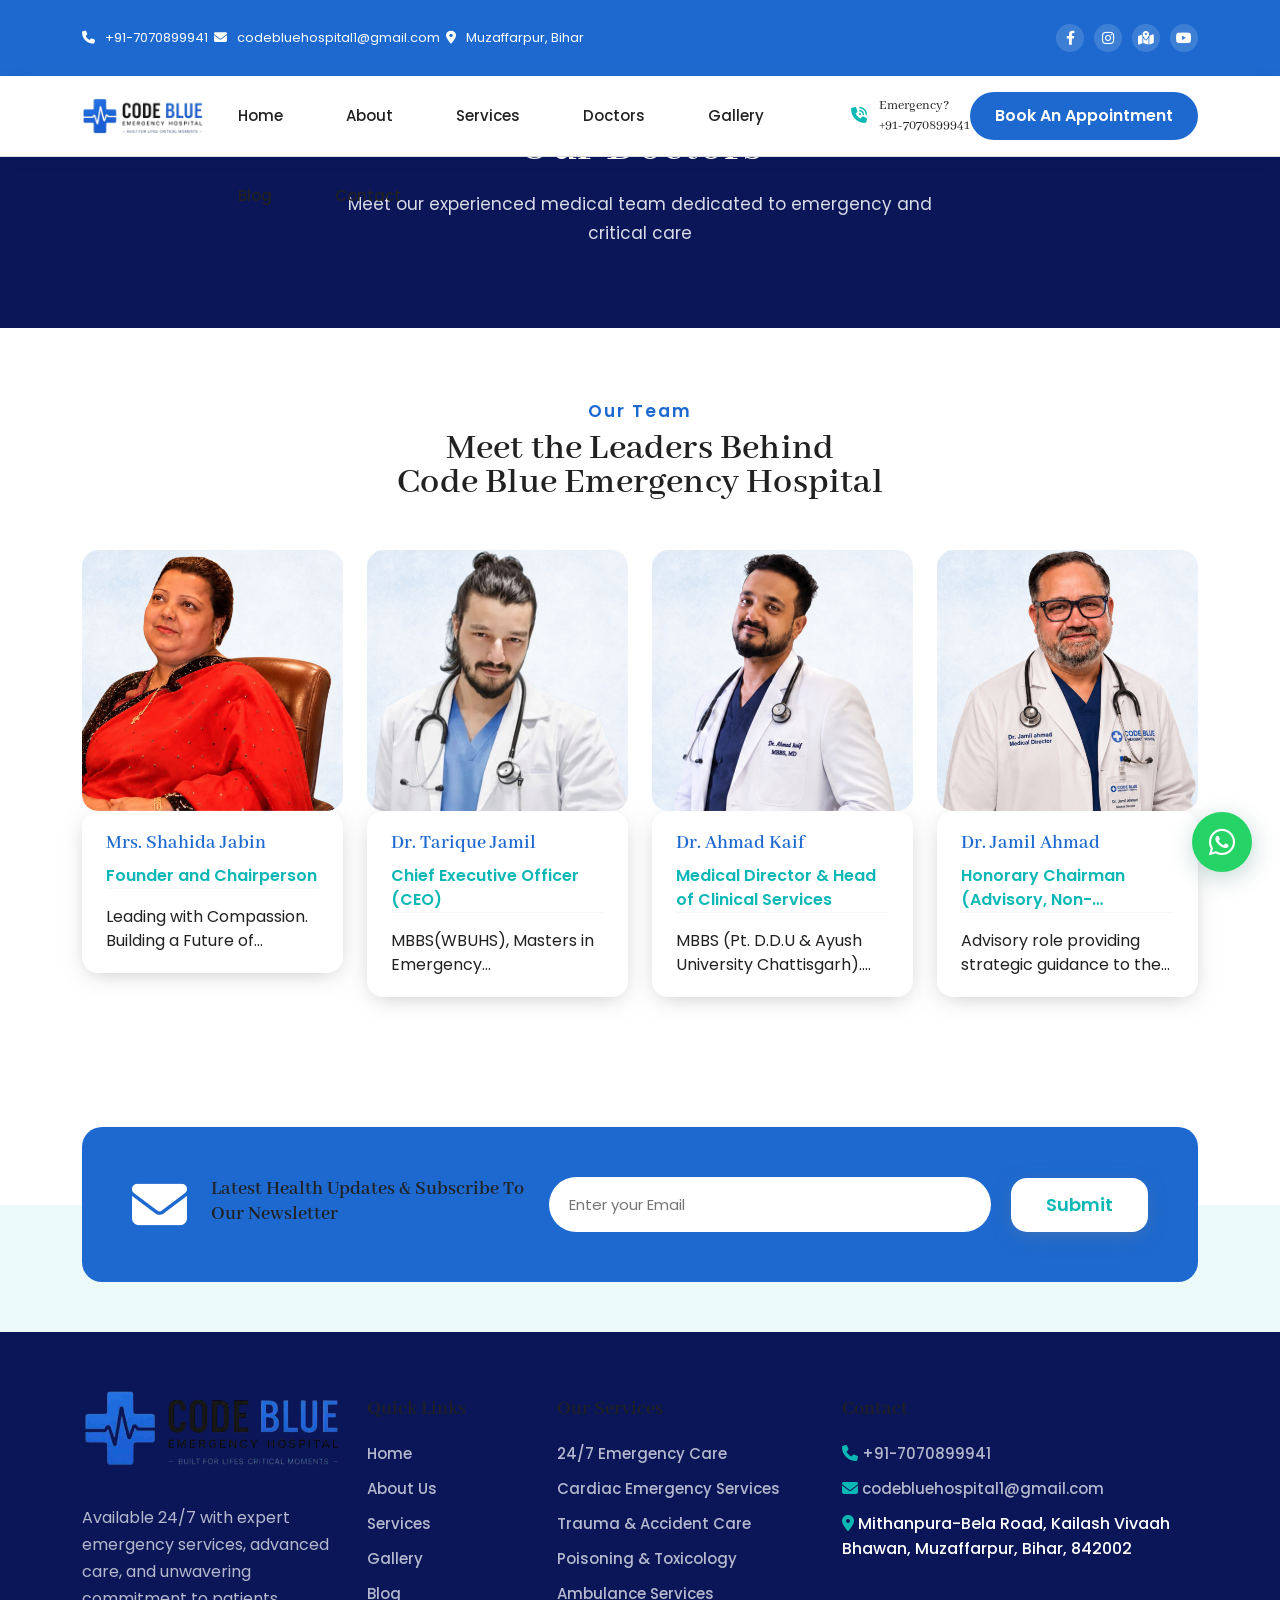
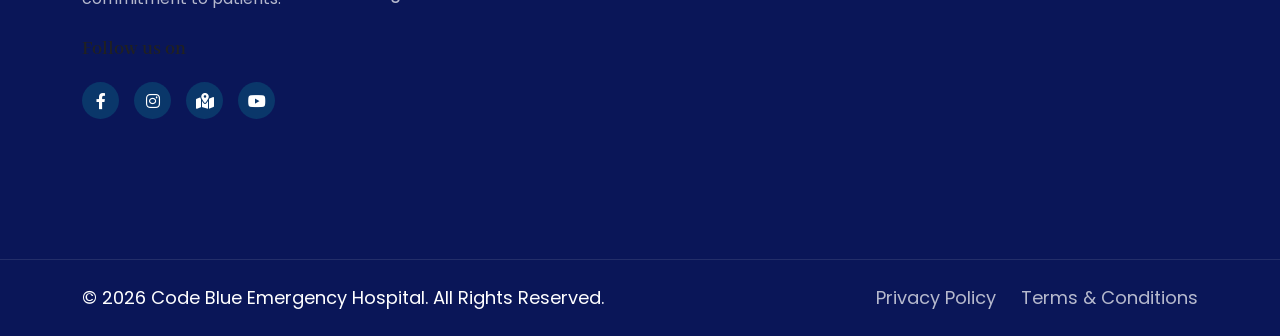
<file: doctors.html>
<!DOCTYPE html>
<html class="no-js" lang="en">
  <head>
    <meta charset="utf-8">
    <meta http-equiv="x-ua-compatible" content="ie=edge">
    <meta name="viewport" content="width=device-width, initial-scale=1">
    <meta name="author" content="Code Blue Emergency Hospital">
    <link rel="icon" href="assets/images/codeblue/cropped-Code-Blue-icon-32x32.png">
    <title>Doctors - Code Blue Emergency Hospital</title>
    <link rel="stylesheet" href="assets/css/bootstrap.min.css">
    <link rel="stylesheet" href="assets/css/fontawesome.min.css">
    <link rel="stylesheet" href="assets/css/animate.css">
    <link rel="stylesheet" href="assets/css/animated-text.css">
    <link rel="stylesheet" href="assets/css/slick.min.css">
    <link rel="stylesheet" href="assets/css/light_gallery.min.css">
    <link rel="stylesheet" href="assets/css/odometer.css">
    <link rel="stylesheet" href="assets/css/style.css">
    <link rel="stylesheet" href="assets/css/codeblue.css">
    <style>
      .cs_preloader { animation: autoHidePreloader 0.5s 3s forwards; }
      @keyframes autoHidePreloader { to { opacity: 0; visibility: hidden; pointer-events: none; } }
    </style>
  </head>
  <body>

  <!-- Start Top Utility Bar -->
  <header class="cs_site_header cs_style_1 cs_sticky_header">
    <div class="cs_top_header cs_accent_bg_v1">
      <div class="container">
        <div class="cs_top_header_in">
          <div class="cs_top_header_left">
            <div class="cs_top_nav cs_fs_16 cs_white_color">
              <a href="tel:+917070899941" class="cs_white_color"><i class="fa-solid fa-phone"></i> +91-7070899941</a>
              &nbsp;&nbsp;
              <a href="mailto:codebluehospital1@gmail.com" class="cs_white_color"><i class="fa-solid fa-envelope"></i> codebluehospital1@gmail.com</a>
              &nbsp;&nbsp;
              <span><i class="fa-solid fa-location-dot"></i> Muzaffarpur, Bihar</span>
            </div>
          </div>
          <div class="cs_top_header_right">
            <div class="cs_social_btns cs_style_1">
              <a href="https://www.facebook.com/profile.php?id=61590314117148#" target="_blank"><i class="fa-brands fa-facebook-f"></i></a>
              <a href="https://www.instagram.com/code_blue_emergency_hospital" target="_blank"><i class="fa-brands fa-instagram"></i></a>
              <a href="https://maps.app.goo.gl/DeEyWCRNxr993ks66" target="_blank"><i class="fa-solid fa-map-location-dot"></i></a>
              <a href="https://youtube.com/channel/UCXoJX2NYa7jBwwtGiRiJI0w" target="_blank"><i class="fa-brands fa-youtube"></i></a>
            </div>
          </div>
        </div>
      </div>
    </div>
    <!-- End Top Utility Bar -->
    <!-- Start Header Nav -->
    <div class="cs_main_header">
      <div class="container">
        <div class="cs_main_header_in">
          <div class="cs_main_header_left">
            <a class="cs_site_branding" href="index.html">
              <img src="assets/images/codeblue/Code-Blue-logo.png" alt="Code Blue Emergency Hospital">
            </a>
            <div class="cs_nav cs_primary_font">
              <ul class="cs_nav_list cs_fs_18">
                <li><a href="index.html">Home</a></li>
                <li><a href="about.html">About</a></li>
                <li><a href="services.html">Services</a></li>
                <li><a href="doctors.html">Doctors</a></li>
                <li><a href="gallery.html">Gallery</a></li>
                <li><a href="blog.html">Blog</a></li>
                <li><a href="contact.html">Contact</a></li>
              </ul>
            </div>
          </div>
          <div class="cs_main_header_right cs_accent_color_v1">
            <div class="cs_header_contact">
              <div class="cs_header_contact_icon text-accent">
                <i class="fa-solid fa-phone-volume"></i>
              </div>
              <div class="cs_header_contact_right">
                <h3 class="cs_fs_14 cs_normal cs_accent_color_v1 mb-0">Emergency?</h3>
                <h3 class="cs_fs_14 cs_normal cs_accent_color_v1 mb-0">+91-7070899941</h3>
              </div>
            </div>
            <a href="tel:+917070899941" class="cs_btn cs_style_1 cs_fs_16 cs_semibold cs_accent_bg_v1 cs_white_color">Book An Appointment</a>
          </div>
        </div>
      </div>
    </div>
  </header>
  <!-- End Header Section -->

  <!-- Start Hero Section -->
  <section class="cs_inner_hero">
    <div class="container">
      <div class="row">
        <div class="col-lg-12 text-center">
          <h1 class="cs_hero_title cs_semibold cs_white_color wow fadeInDown">Our Doctors</h1>
          <p class="cs_hero_subtitle cs_white_color">Meet our experienced medical team dedicated to emergency and critical care</p>
        </div>
      </div>
    </div>
  </section>
  <!-- End Hero Section -->

  <!-- Start Doctors Section -->
  <section id="doctors">
    <div class="cs_height_120 cs_height_lg_80"></div>
    <div class="container">
      <div class="cs_section_heading cs_style_1 text-center">
        <h3 class="cs_section_title_up cs_accent_color_v1 cs_semibold cs_fs_24">Our Team</h3>
        <h2 class="cs_section_title cs_semibold cs_fs_45 wow fadeInUp mb-0">Meet the Leaders Behind<br>Code Blue Emergency Hospital</h2>
      </div>
      <div class="cs_height_63 cs_height_lg_40"></div>
      <div class="row cs_gap_y_30">
        <div class="col-lg-3">
          <article class="cs_post cs_style_1">
            <a href="#" class="cs_post_thumb cs_radius_5 cs_zoom position-relative">
              <img src="assets/images/codeblue/mrs-shahida.jpg" alt="Mrs. Shahida Jabin" class="cs_zoom_in">
            </a>
            <div class="cs_post_info cs_white_bg">
              <h3 class="cs_post_title cs_fs_24 cs_semibold"><a href="#">Mrs. Shahida Jabin</a></h3>
              <p class="cs_post_subtitle cs_accent_color_v1 cs_semibold mb-0">Founder and Chairperson</p>
              <hr>
              <p class="cs_post_subtitle mb-0">Leading with Compassion. Building a Future of Excellence.</p>
            </div>
          </article>
        </div>
        <div class="col-lg-3">
          <article class="cs_post cs_style_1">
            <a href="#" class="cs_post_thumb cs_radius_5 cs_zoom position-relative">
              <img src="assets/images/codeblue/dr-tarique.jpg" alt="Dr. Tarique Jamil" class="cs_zoom_in">
            </a>
            <div class="cs_post_info cs_white_bg">
              <h3 class="cs_post_title cs_fs_24 cs_semibold"><a href="#">Dr. Tarique Jamil</a></h3>
              <p class="cs_post_subtitle cs_accent_color_v1 cs_semibold mb-0">Chief Executive Officer (CEO)</p>
              <hr>
              <p class="cs_post_subtitle mb-0">MBBS(WBUHS), Masters in Emergency Medicine(George Washington University, USA). Leading Innovation in Emergency &amp; Critical Care</p>
            </div>
          </article>
        </div>
        <div class="col-lg-3">
          <article class="cs_post cs_style_1">
            <a href="#" class="cs_post_thumb cs_radius_5 cs_zoom position-relative">
              <img src="assets/images/codeblue/dr-ahmad.jpg" alt="Dr. Ahmad Kaif" class="cs_zoom_in">
            </a>
            <div class="cs_post_info cs_white_bg">
              <h3 class="cs_post_title cs_fs_24 cs_semibold"><a href="#">Dr. Ahmad Kaif</a></h3>
              <p class="cs_post_subtitle cs_accent_color_v1 cs_semibold mb-0">Medical Director &amp; Head of Clinical Services</p>
              <hr>
              <p class="cs_post_subtitle mb-0">MBBS (Pt. D.D.U &amp; Ayush University Chattisgarh). Physician and Surgeon. Fellowship in Orthopedics (Pursuing). Overseeing Clinical Quality, Medical Excellence and Patient Care.</p>
            </div>
          </article>
        </div>
        <div class="col-lg-3">
          <article class="cs_post cs_style_1">
            <a href="#" class="cs_post_thumb cs_radius_5 cs_zoom position-relative">
              <img src="assets/images/codeblue/dr-jamil.jpg" alt="Dr. Jamil Ahmad" class="cs_zoom_in">
            </a>
            <div class="cs_post_info cs_white_bg">
              <h3 class="cs_post_title cs_fs_24 cs_semibold"><a href="#">Dr. Jamil Ahmad</a></h3>
              <p class="cs_post_subtitle cs_accent_color_v1 cs_semibold mb-0">Honorary Chairman (Advisory, Non-Executive)</p>
              <hr>
              <p class="cs_post_subtitle mb-0">Advisory role providing strategic guidance to the hospital.</p>
            </div>
          </article>
        </div>
      </div>
    </div>
    <div class="cs_height_120 cs_height_lg_80"></div>
  </section>
  <!-- End Doctors Section -->

  <!-- Start Newsletter Section -->
  <section class="cs_newsletter_1_wrap">
    <div class="container">
      <div class="cs_newsletter cs_style_1 cs_accent_bg_v1 wow fadeIn">
        <div class="cs_newsletter_left d-flex gap-4">
          <div class="cs_newsletter_icon">
            <img src="assets/images/icons/envelop_icon.png" alt="Icon">
          </div>
          <h2 class="cs_newsletter_title cs_fs_24 cs_semibold mb-0 cs_white_color">Latest Health Updates &amp; Subscribe To<br>Our Newsletter</h2>
        </div>
        <form action="#" class="cs_newsletter_form">
          <input type="text" name="email" class="cs_newsletter_form_field cs_radius_2" placeholder="Enter your Email">
          <button type="submit" class="cs_btn cs_style_1 cs_fs_18 cs_medium cs_white_bg cs_accent_color_v1">Submit</button>
        </form>
      </div>
    </div>
  </section>
  <!-- End Newsletter Section -->

  <!-- Start Footer -->
  <footer class="cs_footer cs_style_1">
    <div class="container">
      <div class="cs_height_95 cs_height_lg_65"></div>
      <div class="cs_footer_main">
        <div class="row cs_gap_y_30">
          <div class="col-lg-3">
            <div class="cs_footer_widget cs_text_widget">
              <img src="assets/images/codeblue/Code-Blue-logo.png" alt="Code Blue Emergency Hospital">
              <p class="cs_fs_18 cs_white_color">Available 24/7 with expert emergency services, advanced care, and unwavering commitment to patients.</p>
              <h3 class="cs_fs_24 cs_white_color cs_semibold">Follow us on</h3>
              <div class="cs_social_btns cs_style_1 cs_white_color">
                <a href="https://www.facebook.com/profile.php?id=61590314117148#" target="_blank"><i class="fa-brands fa-facebook-f"></i></a>
                <a href="https://www.instagram.com/code_blue_emergency_hospital" target="_blank"><i class="fa-brands fa-instagram"></i></a>
                <a href="https://maps.app.goo.gl/DeEyWCRNxr993ks66" target="_blank"><i class="fa-solid fa-map-location-dot"></i></a>
                <a href="https://youtube.com/channel/UCXoJX2NYa7jBwwtGiRiJI0w" target="_blank"><i class="fa-brands fa-youtube"></i></a>
              </div>
            </div>
          </div>
          <div class="col-lg-2">
            <div class="cs_footer_widget cs_menu_widget">
              <h3 class="cs_footer_widget_title cs_fs_24 cs_semibold cs_white_color">Quick Links</h3>
              <ul class="cs_fs_18 cs_white_color cs_medium cs_mp0">
                <li><a href="index.html">Home</a></li>
                <li><a href="about.html">About Us</a></li>
                <li><a href="services.html">Services</a></li>
                <li><a href="gallery.html">Gallery</a></li>
                <li><a href="blog.html">Blog</a></li>
              </ul>
            </div>
          </div>
          <div class="col-lg-3">
            <div class="cs_footer_widget cs_menu_widget">
              <h3 class="cs_footer_widget_title cs_fs_24 cs_semibold cs_white_color">Our Services</h3>
              <ul class="cs_fs_18 cs_white_color cs_medium cs_mp0">
                <li><a href="services.html">24/7 Emergency Care</a></li>
                <li><a href="services.html">Cardiac Emergency Services</a></li>
                <li><a href="services.html">Trauma &amp; Accident Care</a></li>
                <li><a href="services.html">Poisoning &amp; Toxicology</a></li>
                <li><a href="services.html">Ambulance Services</a></li>
              </ul>
            </div>
          </div>
          <div class="col-lg-4">
            <div class="cs_footer_widget cs_menu_widget">
              <h3 class="cs_footer_widget_title cs_fs_24 cs_semibold cs_white_color">Contact</h3>
              <ul class="cs_contact_info cs_fs_18 cs_white_color cs_medium cs_mp0">
                <li><i class="fa-solid fa-phone cs_accent_color_v1"></i> <a href="tel:+917070899941" class="cs_white_color">+91-7070899941</a></li>
                <li><i class="fa-solid fa-envelope cs_accent_color_v1"></i> <a href="mailto:codebluehospital1@gmail.com" class="cs_white_color">codebluehospital1@gmail.com</a></li>
                <li><i class="fa-solid fa-location-dot cs_accent_color_v1"></i> Mithanpura-Bela Road, Kailash Vivaah Bhawan, Muzaffarpur, Bihar, 842002</li>
              </ul>
            </div>
          </div>
        </div>
      </div>
    </div>
    <div class="cs_footer_bottom">
      <div class="container">
        <div class="cs_footer_bottom_text">
          <div class="cs-copyright cs_fs_18 cs_white_color">&copy; 2026 Code Blue Emergency Hospital. All Rights Reserved.</div>
          <ul class="cs_footer_links cs_mp0 cs_fs_18 cs_white_color">
            <li><a href="#">Privacy Policy</a></li>
            <li><a href="#">Terms &amp; Conditions</a></li>
          </ul>
        </div>
      </div>
    </div>
  </footer>
  <!-- End Footer -->

  <!-- WhatsApp Floating Button -->
  <a href="https://wa.me/917070899941" target="_blank" class="cb-whatsapp-btn"><i class="fa-brands fa-whatsapp"></i></a>

  <!-- Scripts -->
  <script src="assets/js/jquery-3.6.0.min.js"></script>
  <script src="assets/js/wow.min.js"></script>
  <script src="assets/js/jquery.slick.min.js"></script>
  <script src="assets/js/light_gallery.min.js"></script>
  <script src="assets/js/odometer.js"></script>
  <script src="assets/js/isotope.pkg.min.js"></script>
  <script src="assets/js/jquery-timepicker.min.js"></script>
  <script src="assets/js/jquery-ui.min.js"></script>
  <script src="assets/js/select2.min.js"></script>
  <script src="assets/js/animated-text.min.js"></script>
  <script src="assets/js/ripple.min.js"></script>
  <script src="assets/js/YTPlayer.min.js"></script>
  <script src="assets/js/main.js"></script>
  <script>
    $('.ca_appointment_form').on('submit', function(e) { e.preventDefault(); alert('Thank you! Your appointment request has been submitted.'); this.reset(); });
    $('#cs_form').on('submit', function(e) { e.preventDefault(); alert('Thank you! Your message has been sent.'); this.reset(); });
    $('.cs_newsletter_form').on('submit', function(e) { e.preventDefault(); alert('Thank you! You have been subscribed.'); this.reset(); });
  </script>
  </body>
</html>
</file>
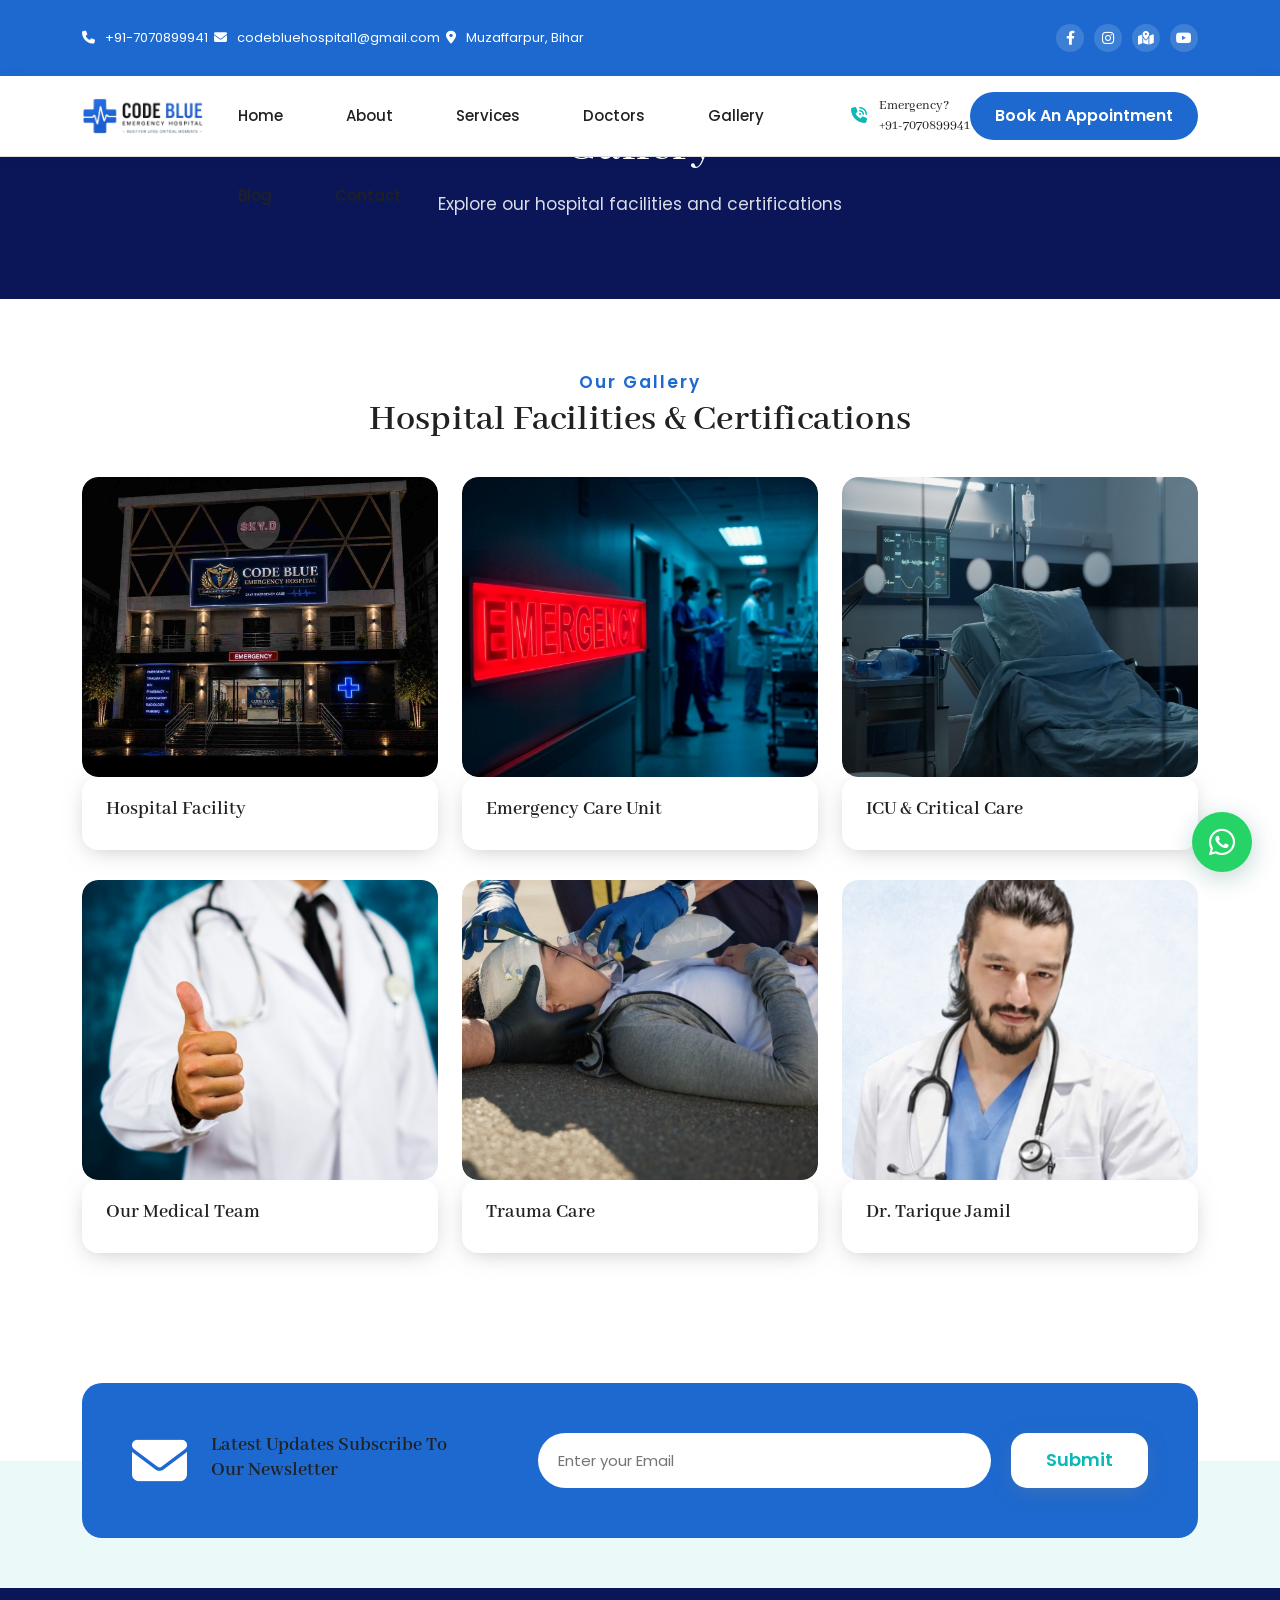
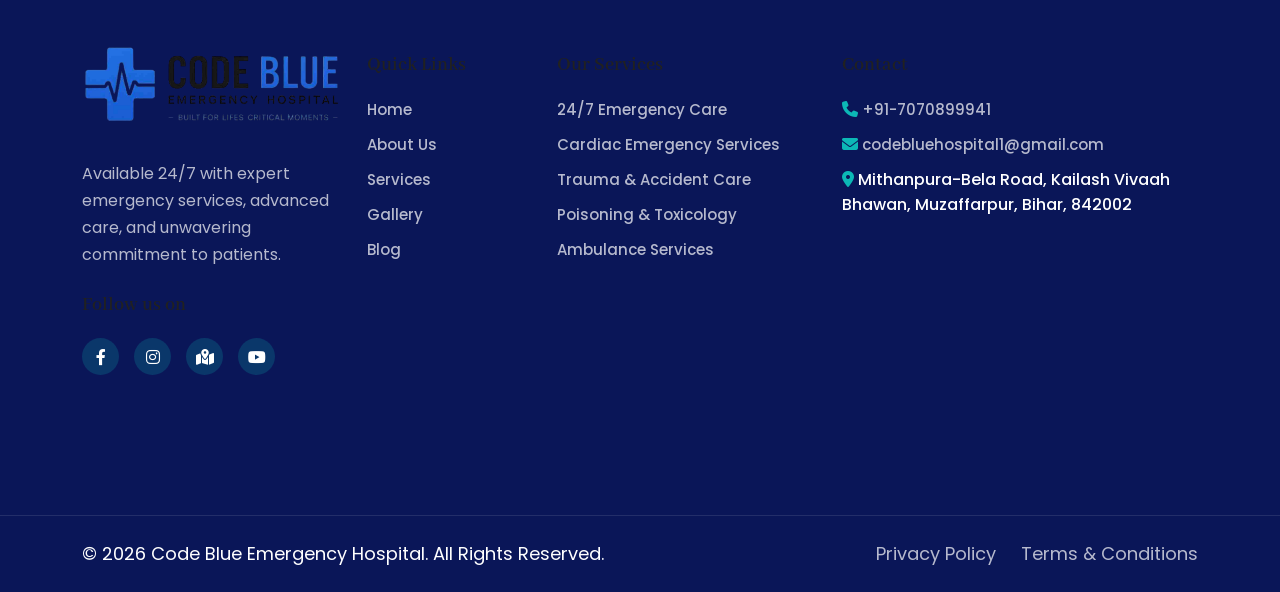
<file: gallery.html>
<!DOCTYPE html>
<html class="no-js" lang="en">
  <head>
    <meta charset="utf-8">
    <meta http-equiv="x-ua-compatible" content="ie=edge">
    <meta name="viewport" content="width=device-width, initial-scale=1">
    <meta name="author" content="Code Blue Emergency Hospital">
    <link rel="icon" href="assets/images/codeblue/cropped-Code-Blue-icon-32x32.png">
    <title>Gallery - Code Blue Emergency Hospital</title>
    <link rel="stylesheet" href="assets/css/bootstrap.min.css">
    <link rel="stylesheet" href="assets/css/fontawesome.min.css">
    <link rel="stylesheet" href="assets/css/animate.css">
    <link rel="stylesheet" href="assets/css/animated-text.css">
    <link rel="stylesheet" href="assets/css/slick.min.css">
    <link rel="stylesheet" href="assets/css/light_gallery.min.css">
    <link rel="stylesheet" href="assets/css/odometer.css">
    <link rel="stylesheet" href="assets/css/style.css">
    <link rel="stylesheet" href="assets/css/codeblue.css">
    <style>
      .cs_preloader { animation: autoHidePreloader 0.5s 3s forwards; }
      @keyframes autoHidePreloader { to { opacity: 0; visibility: hidden; pointer-events: none; } }
    </style>
  </head>
  <body>

  <header class="cs_site_header cs_style_1 cs_sticky_header">
    <div class="cs_top_header cs_accent_bg_v1">
      <div class="container">
        <div class="cs_top_header_in">
          <div class="cs_top_header_left">
            <div class="cs_top_nav cs_fs_16 cs_white_color">
              <a href="tel:+917070899941" class="cs_white_color"><i class="fa-solid fa-phone"></i> +91-7070899941</a>
              &nbsp;&nbsp;
              <a href="mailto:codebluehospital1@gmail.com" class="cs_white_color"><i class="fa-solid fa-envelope"></i> codebluehospital1@gmail.com</a>
              &nbsp;&nbsp;
              <span><i class="fa-solid fa-location-dot"></i> Muzaffarpur, Bihar</span>
            </div>
          </div>
          <div class="cs_top_header_right">
            <div class="cs_social_btns cs_style_1">
              <a href="https://www.facebook.com/profile.php?id=61590314117148#" target="_blank"><i class="fa-brands fa-facebook-f"></i></a>
              <a href="https://www.instagram.com/code_blue_emergency_hospital" target="_blank"><i class="fa-brands fa-instagram"></i></a>
              <a href="https://maps.app.goo.gl/DeEyWCRNxr993ks66" target="_blank"><i class="fa-solid fa-map-location-dot"></i></a>
              <a href="https://youtube.com/channel/UCXoJX2NYa7jBwwtGiRiJI0w" target="_blank"><i class="fa-brands fa-youtube"></i></a>
            </div>
          </div>
        </div>
      </div>
    </div>
    <div class="cs_main_header">
      <div class="container">
        <div class="cs_main_header_in">
          <div class="cs_main_header_left">
            <a class="cs_site_branding" href="index.html">
              <img src="assets/images/codeblue/Code-Blue-logo.png" alt="Code Blue Emergency Hospital">
            </a>
            <div class="cs_nav cs_primary_font">
              <ul class="cs_nav_list cs_fs_18">
                <li><a href="index.html">Home</a></li>
                <li><a href="about.html">About</a></li>
                <li><a href="services.html">Services</a></li>
                <li><a href="doctors.html">Doctors</a></li>
                <li><a href="gallery.html">Gallery</a></li>
                <li><a href="blog.html">Blog</a></li>
                <li><a href="contact.html">Contact</a></li>
              </ul>
            </div>
          </div>
          <div class="cs_main_header_right cs_accent_color_v1">
            <div class="cs_header_contact">
              <div class="cs_header_contact_icon text-accent">
                <i class="fa-solid fa-phone-volume"></i>
              </div>
              <div class="cs_header_contact_right">
                <h3 class="cs_fs_14 cs_normal cs_accent_color_v1 mb-0">Emergency?</h3>
                <h3 class="cs_fs_14 cs_normal cs_accent_color_v1 mb-0">+91-7070899941</h3>
              </div>
            </div>
            <a href="tel:+917070899941" class="cs_btn cs_style_1 cs_fs_16 cs_semibold cs_accent_bg_v1 cs_white_color">Book An Appointment</a>
          </div>
        </div>
      </div>
    </div>
  </header>

  <!-- Start Hero Section -->
  <section class="cs_inner_hero">
    <div class="container">
      <div class="row">
        <div class="col-lg-12 text-center">
          <h1 class="cs_hero_title cs_semibold cs_white_color wow fadeInDown">Gallery</h1>
          <p class="cs_hero_subtitle cs_white_color">Explore our hospital facilities and certifications</p>
        </div>
      </div>
    </div>
  </section>
  <!-- End Hero Section -->

  <!-- Gallery Section -->
  <section>
    <div class="cs_height_120 cs_height_lg_80"></div>
    <div class="container">
      <div class="cs_section_heading cs_style_1 text-center">
        <h3 class="cs_section_title_up cs_accent_color_v1 cs_semibold cs_fs_24">Our Gallery</h3>
        <h2 class="cs_section_title cs_semibold cs_fs_45 mb-0">Hospital Facilities & Certifications</h2>
      </div>
      <div class="cs_height_45 cs_height_lg_30"></div>
      <div class="row cs_gap_y_30">
        <div class="col-lg-4 wow fadeInLeft">
          <article class="cs_post cs_style_1">
            <div class="cs_post_thumb cs_radius_5 cs_zoom position-relative">
              <img src="assets/images/codeblue/Code-Blue-Hospital-1.jpeg" alt="Hospital" class="cs_zoom_in" style="width:100%;height:300px;object-fit:cover">
            </div>
            <div class="cs_post_info cs_white_bg">
              <h3 class="cs_post_title cs_fs_24 cs_semibold">Hospital Facility</h3>
            </div>
          </article>
        </div>
        <div class="col-lg-4 wow fadeInUp">
          <article class="cs_post cs_style_1">
            <div class="cs_post_thumb cs_radius_5 cs_zoom position-relative">
              <img src="assets/images/codeblue/Emergency-Care-image.jpg.jpeg" alt="Emergency" class="cs_zoom_in" style="width:100%;height:300px;object-fit:cover">
            </div>
            <div class="cs_post_info cs_white_bg">
              <h3 class="cs_post_title cs_fs_24 cs_semibold">Emergency Care Unit</h3>
            </div>
          </article>
        </div>
        <div class="col-lg-4 wow fadeInRight">
          <article class="cs_post cs_style_1">
            <div class="cs_post_thumb cs_radius_5 cs_zoom position-relative">
              <img src="assets/images/codeblue/icu.jpg" alt="ICU" class="cs_zoom_in" style="width:100%;height:300px;object-fit:cover">
            </div>
            <div class="cs_post_info cs_white_bg">
              <h3 class="cs_post_title cs_fs_24 cs_semibold">ICU & Critical Care</h3>
            </div>
          </article>
        </div>
        <div class="col-lg-4 wow fadeInLeft">
          <article class="cs_post cs_style_1">
            <div class="cs_post_thumb cs_radius_5 cs_zoom position-relative">
              <img src="assets/images/codeblue/doctor-1.jpg.jpeg" alt="Team" class="cs_zoom_in" style="width:100%;height:300px;object-fit:cover">
            </div>
            <div class="cs_post_info cs_white_bg">
              <h3 class="cs_post_title cs_fs_24 cs_semibold">Our Medical Team</h3>
            </div>
          </article>
        </div>
        <div class="col-lg-4 wow fadeInUp">
          <article class="cs_post cs_style_1">
            <div class="cs_post_thumb cs_radius_5 cs_zoom position-relative">
              <img src="assets/images/codeblue/Trauma-Accident-image.jpg.jpeg" alt="Trauma" class="cs_zoom_in" style="width:100%;height:300px;object-fit:cover">
            </div>
            <div class="cs_post_info cs_white_bg">
              <h3 class="cs_post_title cs_fs_24 cs_semibold">Trauma Care</h3>
            </div>
          </article>
        </div>
        <div class="col-lg-4 wow fadeInRight">
          <article class="cs_post cs_style_1">
            <div class="cs_post_thumb cs_radius_5 cs_zoom position-relative">
              <img src="assets/images/codeblue/dr-tarique.jpg" alt="Dr Tarique" class="cs_zoom_in" style="width:100%;height:300px;object-fit:cover">
            </div>
            <div class="cs_post_info cs_white_bg">
              <h3 class="cs_post_title cs_fs_24 cs_semibold">Dr. Tarique Jamil</h3>
            </div>
          </article>
        </div>
      </div>
    </div>
    <div class="cs_height_120 cs_height_lg_80"></div>
  </section>

  <!-- Newsletter -->
  <section class="cs_newsletter_1_wrap">
    <div class="container">
      <div class="cs_newsletter cs_style_1 cs_accent_bg_v1 wow fadeIn">
        <div class="cs_newsletter_left d-flex gap-4">
          <div class="cs_newsletter_icon"><img src="assets/images/icons/envelop_icon.png" alt="Icon"></div>
          <h2 class="cs_newsletter_title cs_fs_24 cs_semibold mb-0 cs_white_color">Latest Updates Subscribe To<br>Our Newsletter</h2>
        </div>
        <form action="#" class="cs_newsletter_form">
          <input type="text" name="email" class="cs_newsletter_form_field cs_radius_2" placeholder="Enter your Email">
          <button type="submit" class="cs_btn cs_style_1 cs_fs_18 cs_medium cs_white_bg cs_accent_color_v1">Submit</button>
        </form>
      </div>
    </div>
  </section>

  <!-- Footer -->
  <footer class="cs_footer cs_style_1">
    <div class="container">
      <div class="cs_height_95 cs_height_lg_65"></div>
      <div class="cs_footer_main">
        <div class="row cs_gap_y_30">
          <div class="col-lg-3">
            <div class="cs_footer_widget cs_text_widget">
              <img src="assets/images/codeblue/Code-Blue-logo.png" alt="Logo">
              <p class="cs_fs_18 cs_white_color">Available 24/7 with expert emergency services, advanced care, and unwavering commitment to patients.</p>
              <h3 class="cs_fs_24 cs_white_color cs_semibold">Follow us on</h3>
              <div class="cs_social_btns cs_style_1 cs_white_color">
                <a href="https://www.facebook.com/profile.php?id=61590314117148#" target="_blank"><i class="fa-brands fa-facebook-f"></i></a>
                <a href="https://www.instagram.com/code_blue_emergency_hospital" target="_blank"><i class="fa-brands fa-instagram"></i></a>
                <a href="https://maps.app.goo.gl/DeEyWCRNxr993ks66" target="_blank"><i class="fa-solid fa-map-location-dot"></i></a>
                <a href="https://youtube.com/channel/UCXoJX2NYa7jBwwtGiRiJI0w" target="_blank"><i class="fa-brands fa-youtube"></i></a>
              </div>
            </div>
          </div>
          <div class="col-lg-2">
            <div class="cs_footer_widget cs_menu_widget">
              <h3 class="cs_footer_widget_title cs_fs_24 cs_semibold cs_white_color">Quick Links</h3>
              <ul class="cs_fs_18 cs_white_color cs_medium cs_mp0">
                <li><a href="index.html">Home</a></li>
                <li><a href="about.html">About Us</a></li>
                <li><a href="services.html">Services</a></li>
                <li><a href="gallery.html">Gallery</a></li>
                <li><a href="blog.html">Blog</a></li>
              </ul>
            </div>
          </div>
          <div class="col-lg-3">
            <div class="cs_footer_widget cs_menu_widget">
              <h3 class="cs_footer_widget_title cs_fs_24 cs_semibold cs_white_color">Our Services</h3>
              <ul class="cs_fs_18 cs_white_color cs_medium cs_mp0">
                <li><a href="services.html">24/7 Emergency Care</a></li>
                <li><a href="services.html">Cardiac Emergency Services</a></li>
                <li><a href="services.html">Trauma & Accident Care</a></li>
                <li><a href="services.html">Poisoning & Toxicology</a></li>
                <li><a href="services.html">Ambulance Services</a></li>
              </ul>
            </div>
          </div>
          <div class="col-lg-4">
            <div class="cs_footer_widget cs_menu_widget">
              <h3 class="cs_footer_widget_title cs_fs_24 cs_semibold cs_white_color">Contact</h3>
              <ul class="cs_contact_info cs_fs_18 cs_white_color cs_medium cs_mp0">
                <li><i class="fa-solid fa-phone cs_accent_color_v1"></i> <a href="tel:+917070899941" class="cs_white_color">+91-7070899941</a></li>
                <li><i class="fa-solid fa-envelope cs_accent_color_v1"></i> <a href="mailto:codebluehospital1@gmail.com" class="cs_white_color">codebluehospital1@gmail.com</a></li>
                <li><i class="fa-solid fa-location-dot cs_accent_color_v1"></i> Mithanpura-Bela Road, Kailash Vivaah Bhawan, Muzaffarpur, Bihar, 842002</li>
              </ul>
            </div>
          </div>
        </div>
      </div>
    </div>
    <div class="cs_footer_bottom">
      <div class="container">
        <div class="cs_footer_bottom_text">
          <div class="cs-copyright cs_fs_18 cs_white_color">&copy; 2026 Code Blue Emergency Hospital. All Rights Reserved.</div>
          <ul class="cs_footer_links cs_mp0 cs_fs_18 cs_white_color">
            <li><a href="#">Privacy Policy</a></li>
            <li><a href="#">Terms & Conditions</a></li>
          </ul>
        </div>
      </div>
    </div>
  </footer>

  <a href="https://wa.me/917070899941" target="_blank" class="cb-whatsapp-btn"><i class="fa-brands fa-whatsapp"></i></a>

  <script src="assets/js/jquery-3.6.0.min.js"></script>
  <script src="assets/js/wow.min.js"></script>
  <script src="assets/js/jquery.slick.min.js"></script>
  <script src="assets/js/light_gallery.min.js"></script>
  <script src="assets/js/odometer.js"></script>
  <script src="assets/js/isotope.pkg.min.js"></script>
  <script src="assets/js/jquery-timepicker.min.js"></script>
  <script src="assets/js/jquery-ui.min.js"></script>
  <script src="assets/js/select2.min.js"></script>
  <script src="assets/js/animated-text.min.js"></script>
  <script src="assets/js/ripple.min.js"></script>
  <script src="assets/js/YTPlayer.min.js"></script>
  <script src="assets/js/main.js"></script>
  <script>
    $('.cs_newsletter_form').on('submit', function(e) { e.preventDefault(); alert('Thank you! You have been subscribed.'); this.reset(); });
  </script>
  </body>
</html>
</file>
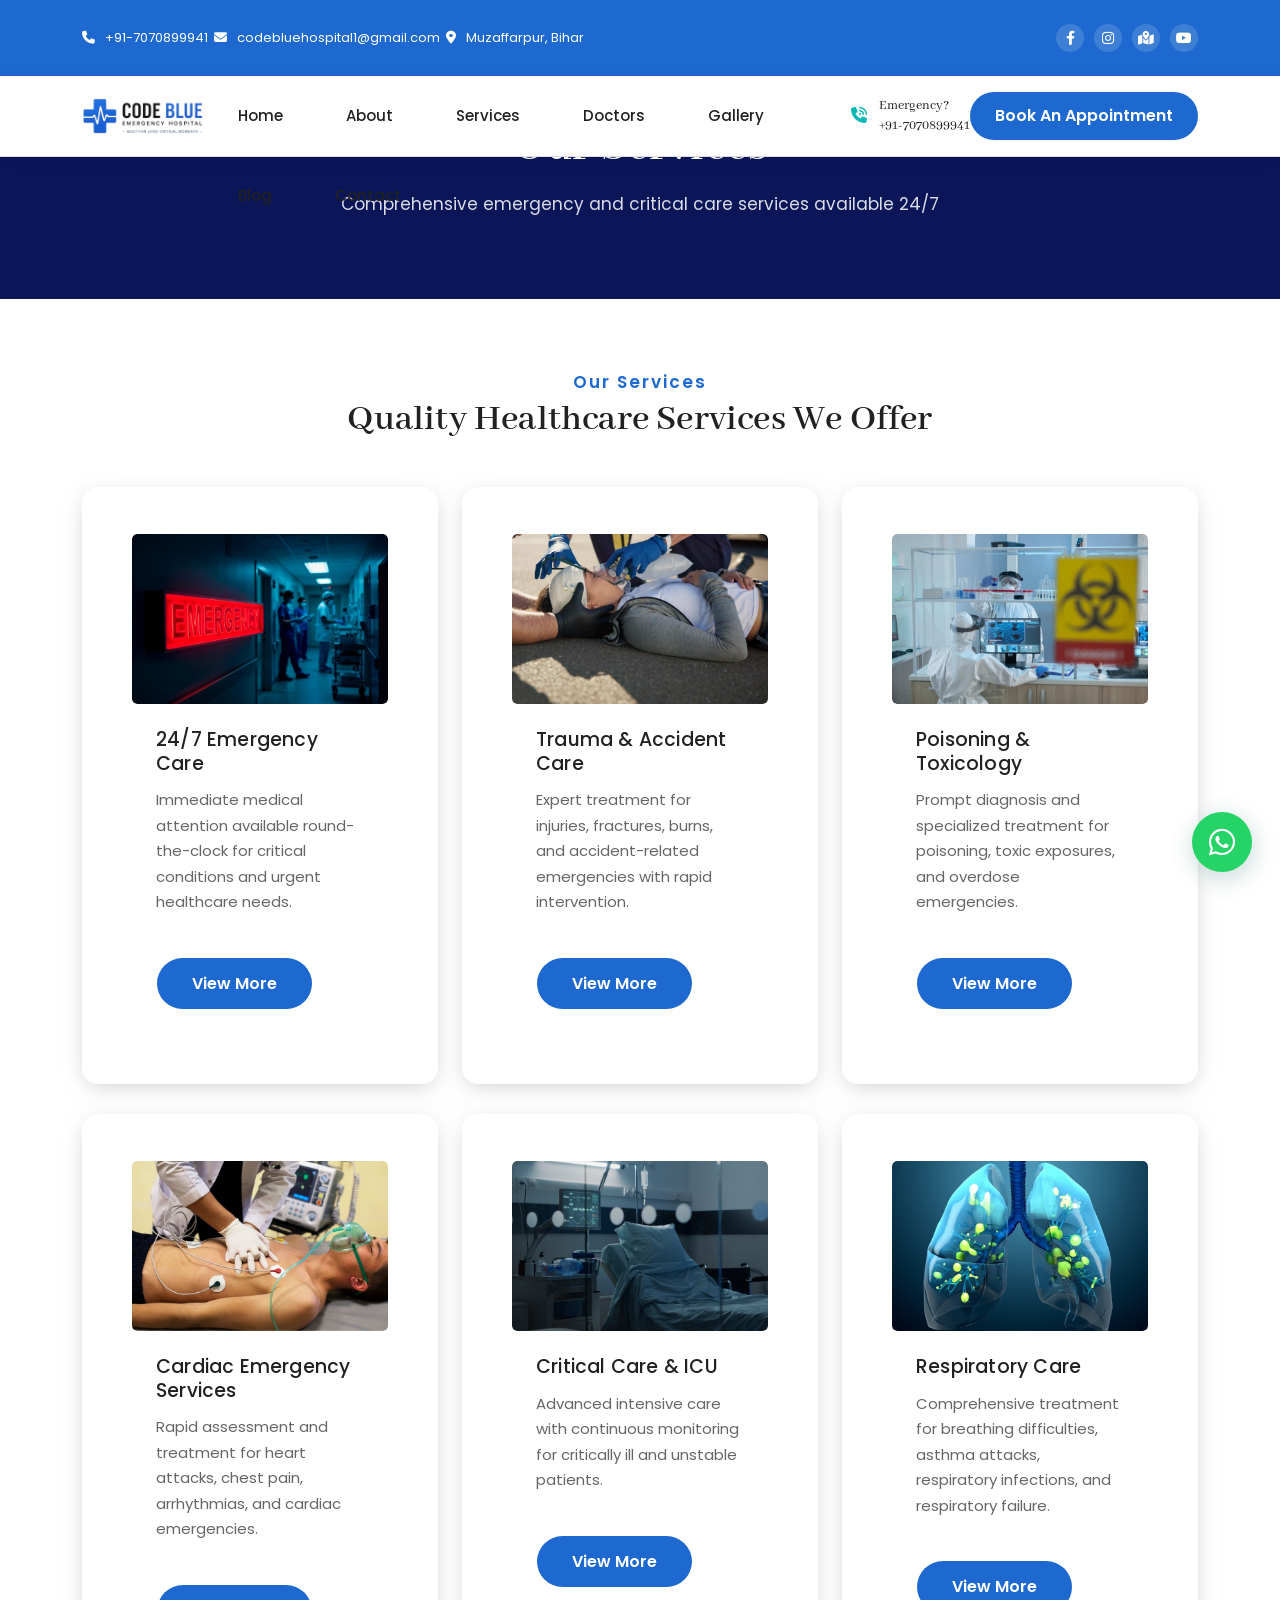
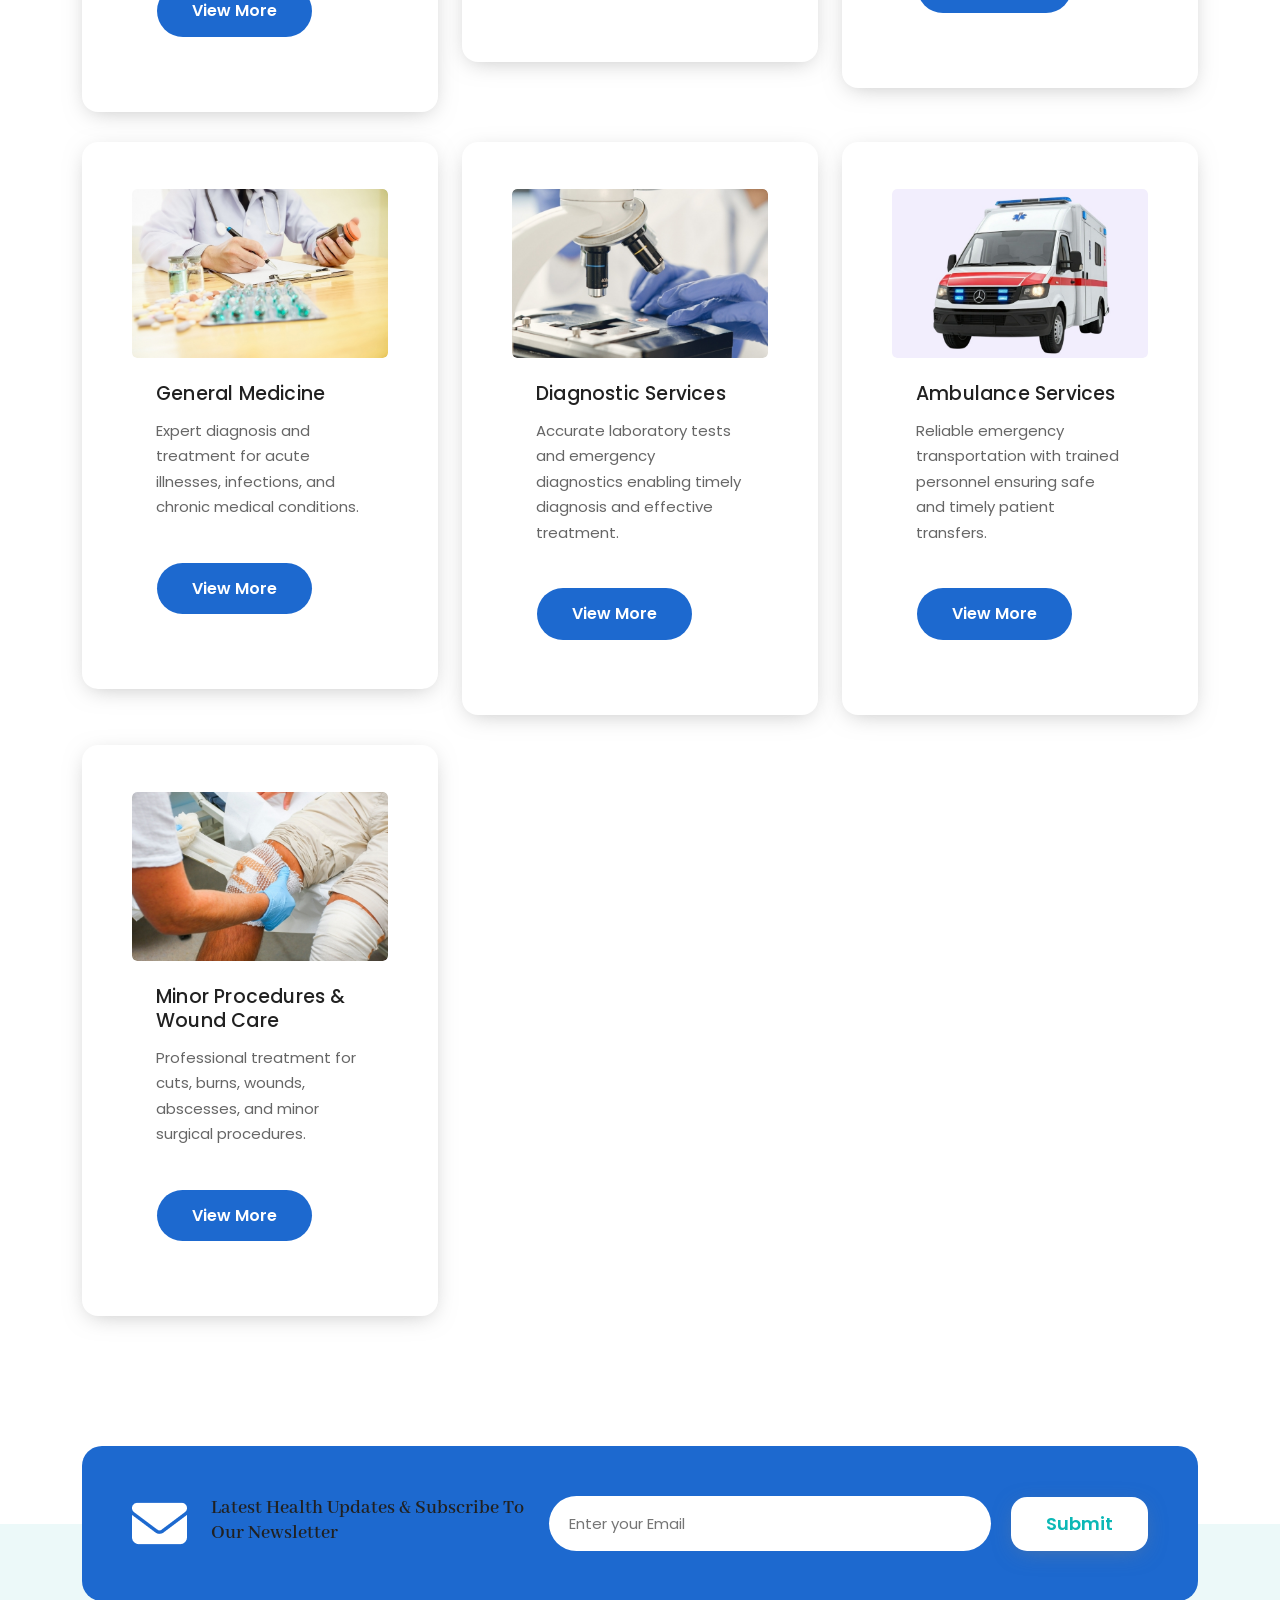
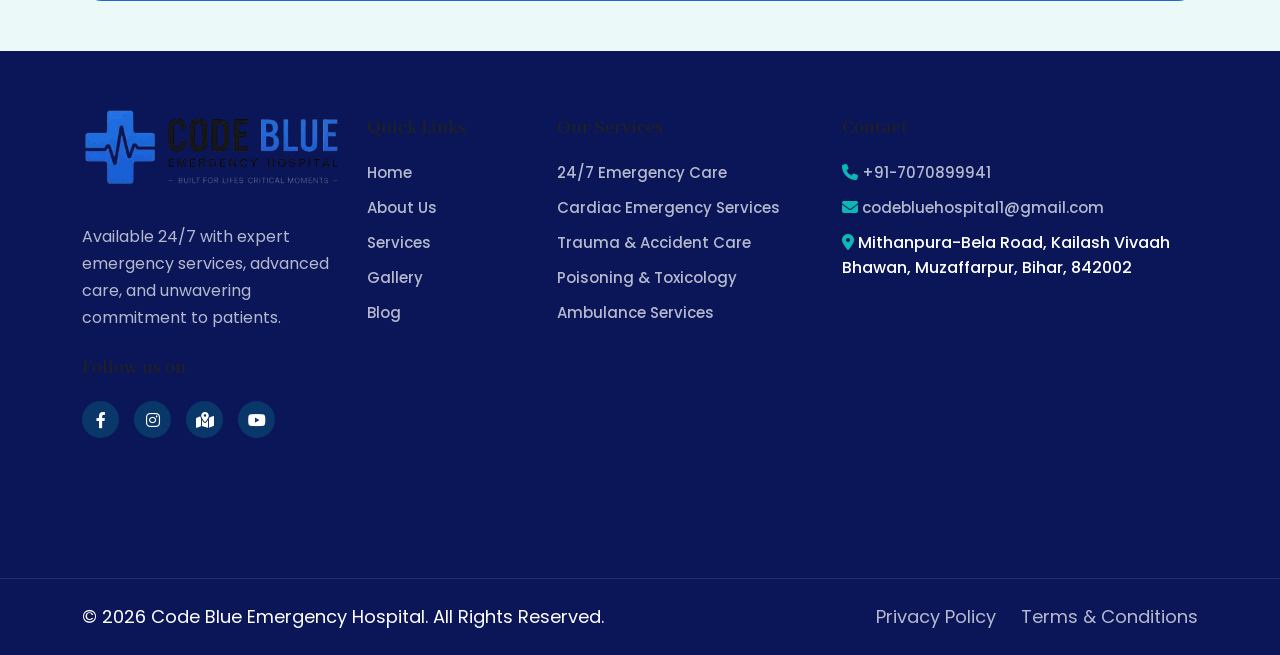
<file: services.html>
<!DOCTYPE html>
<html class="no-js" lang="en">
  <head>
    <meta charset="utf-8">
    <meta http-equiv="x-ua-compatible" content="ie=edge">
    <meta name="viewport" content="width=device-width, initial-scale=1">
    <meta name="author" content="Code Blue Emergency Hospital">
    <link rel="icon" href="assets/images/codeblue/cropped-Code-Blue-icon-32x32.png">
    <title>Services - Code Blue Emergency Hospital</title>
    <link rel="stylesheet" href="assets/css/bootstrap.min.css">
    <link rel="stylesheet" href="assets/css/fontawesome.min.css">
    <link rel="stylesheet" href="assets/css/animate.css">
    <link rel="stylesheet" href="assets/css/animated-text.css">
    <link rel="stylesheet" href="assets/css/slick.min.css">
    <link rel="stylesheet" href="assets/css/light_gallery.min.css">
    <link rel="stylesheet" href="assets/css/odometer.css">
    <link rel="stylesheet" href="assets/css/style.css">
    <link rel="stylesheet" href="assets/css/codeblue.css">
    <style>
      .cs_preloader { animation: autoHidePreloader 0.5s 3s forwards; }
      @keyframes autoHidePreloader { to { opacity: 0; visibility: hidden; pointer-events: none; } }
    </style>
  </head>
  <body>

  <!-- Start Top Utility Bar -->
  <header class="cs_site_header cs_style_1 cs_sticky_header">
    <div class="cs_top_header cs_accent_bg_v1">
      <div class="container">
        <div class="cs_top_header_in">
          <div class="cs_top_header_left">
            <div class="cs_top_nav cs_fs_16 cs_white_color">
              <a href="tel:+917070899941" class="cs_white_color"><i class="fa-solid fa-phone"></i> +91-7070899941</a>
              &nbsp;&nbsp;
              <a href="mailto:codebluehospital1@gmail.com" class="cs_white_color"><i class="fa-solid fa-envelope"></i> codebluehospital1@gmail.com</a>
              &nbsp;&nbsp;
              <span><i class="fa-solid fa-location-dot"></i> Muzaffarpur, Bihar</span>
            </div>
          </div>
          <div class="cs_top_header_right">
            <div class="cs_social_btns cs_style_1">
              <a href="https://www.facebook.com/profile.php?id=61590314117148#" target="_blank"><i class="fa-brands fa-facebook-f"></i></a>
              <a href="https://www.instagram.com/code_blue_emergency_hospital" target="_blank"><i class="fa-brands fa-instagram"></i></a>
              <a href="https://maps.app.goo.gl/DeEyWCRNxr993ks66" target="_blank"><i class="fa-solid fa-map-location-dot"></i></a>
              <a href="https://youtube.com/channel/UCXoJX2NYa7jBwwtGiRiJI0w" target="_blank"><i class="fa-brands fa-youtube"></i></a>
            </div>
          </div>
        </div>
      </div>
    </div>
    <!-- End Top Utility Bar -->
    <!-- Start Header Nav -->
    <div class="cs_main_header">
      <div class="container">
        <div class="cs_main_header_in">
          <div class="cs_main_header_left">
            <a class="cs_site_branding" href="index.html">
              <img src="assets/images/codeblue/Code-Blue-logo.png" alt="Code Blue Emergency Hospital">
            </a>
            <div class="cs_nav cs_primary_font">
              <ul class="cs_nav_list cs_fs_18">
                <li><a href="index.html">Home</a></li>
                <li><a href="about.html">About</a></li>
                <li><a href="services.html">Services</a></li>
                <li><a href="doctors.html">Doctors</a></li>
                <li><a href="gallery.html">Gallery</a></li>
                <li><a href="blog.html">Blog</a></li>
                <li><a href="contact.html">Contact</a></li>
              </ul>
            </div>
          </div>
          <div class="cs_main_header_right cs_accent_color_v1">
            <div class="cs_header_contact">
              <div class="cs_header_contact_icon text-accent">
                <i class="fa-solid fa-phone-volume"></i>
              </div>
              <div class="cs_header_contact_right">
                <h3 class="cs_fs_14 cs_normal cs_accent_color_v1 mb-0">Emergency?</h3>
                <h3 class="cs_fs_14 cs_normal cs_accent_color_v1 mb-0">+91-7070899941</h3>
              </div>
            </div>
            <a href="tel:+917070899941" class="cs_btn cs_style_1 cs_fs_16 cs_semibold cs_accent_bg_v1 cs_white_color">Book An Appointment</a>
          </div>
        </div>
      </div>
    </div>
  </header>
  <!-- End Header Section -->

  <!-- Start Hero Section -->
  <section class="cs_inner_hero">
    <div class="container">
      <div class="row">
        <div class="col-lg-12 text-center">
          <h1 class="cs_hero_title cs_semibold cs_white_color wow fadeInDown">Our Services</h1>
          <p class="cs_hero_subtitle cs_white_color">Comprehensive emergency and critical care services available 24/7</p>
        </div>
      </div>
    </div>
  </section>
  <!-- End Hero Section -->

  <!-- Start Services Section -->
  <section id="services">
    <div class="cs_height_120 cs_height_lg_80"></div>
    <div class="container">
      <div class="cs_section_heading cs_style_1 text-center">
        <h3 class="cs_section_title_up cs_accent_color_v1 cs_semibold cs_fs_24">Our Services</h3>
        <h2 class="cs_section_title cs_semibold cs_fs_45 wow fadeInUp mb-0">Quality Healthcare Services We Offer</h2>
      </div>
      <div class="cs_height_63 cs_height_lg_40"></div>
      <div class="row cs_gap_y_30">
        <div class="col-lg-4">
          <div class="cs_card cs_style_1 cs_white_bg cs_radius_5">
            <div class="cs_card_thumb cs_radius_5">
              <img src="assets/images/codeblue/Emergency-Care-image.jpg.jpeg" alt="24/7 Emergency Care">
            </div>
            <div class="cs_card_text" style="padding: 25px;">
              <h3 class="cs_card_title cs_fs_24 cs_semibold">24/7 Emergency Care</h3>
              <p class="cs_card_subtitle">Immediate medical attention available round-the-clock for critical conditions and urgent healthcare needs.</p>
            </div>
            <div style="padding: 15px 25px 25px;">
              <a href="#" class="cs_btn cs_style_1 cs_fs_16 cs_semibold cs_accent_bg_v1 cs_white_color" style="display: inline-block;">View More</a>
            </div>
          </div>
        </div>
        <div class="col-lg-4">
          <div class="cs_card cs_style_1 cs_white_bg cs_radius_5">
            <div class="cs_card_thumb cs_radius_5">
              <img src="assets/images/codeblue/Trauma-Accident-image.jpg.jpeg" alt="Trauma & Accident Care">
            </div>
            <div class="cs_card_text" style="padding: 25px;">
              <h3 class="cs_card_title cs_fs_24 cs_semibold">Trauma & Accident Care</h3>
              <p class="cs_card_subtitle">Expert treatment for injuries, fractures, burns, and accident-related emergencies with rapid intervention.</p>
            </div>
            <div style="padding: 15px 25px 25px;">
              <a href="#" class="cs_btn cs_style_1 cs_fs_16 cs_semibold cs_accent_bg_v1 cs_white_color" style="display: inline-block;">View More</a>
            </div>
          </div>
        </div>
        <div class="col-lg-4">
          <div class="cs_card cs_style_1 cs_white_bg cs_radius_5">
            <div class="cs_card_thumb cs_radius_5">
              <img src="assets/images/codeblue/Poisoning-Toxicology-image.jpg.jpeg" alt="Poisoning & Toxicology">
            </div>
            <div class="cs_card_text" style="padding: 25px;">
              <h3 class="cs_card_title cs_fs_24 cs_semibold">Poisoning & Toxicology</h3>
              <p class="cs_card_subtitle">Prompt diagnosis and specialized treatment for poisoning, toxic exposures, and overdose emergencies.</p>
            </div>
            <div style="padding: 15px 25px 25px;">
              <a href="#" class="cs_btn cs_style_1 cs_fs_16 cs_semibold cs_accent_bg_v1 cs_white_color" style="display: inline-block;">View More</a>
            </div>
          </div>
        </div>
        <div class="col-lg-4">
          <div class="cs_card cs_style_1 cs_white_bg cs_radius_5">
            <div class="cs_card_thumb cs_radius_5">
              <img src="assets/images/codeblue/cardiac.jpg" alt="Cardiac Emergency Services">
            </div>
            <div class="cs_card_text" style="padding: 25px;">
              <h3 class="cs_card_title cs_fs_24 cs_semibold">Cardiac Emergency Services</h3>
              <p class="cs_card_subtitle">Rapid assessment and treatment for heart attacks, chest pain, arrhythmias, and cardiac emergencies.</p>
            </div>
            <div style="padding: 15px 25px 25px;">
              <a href="#" class="cs_btn cs_style_1 cs_fs_16 cs_semibold cs_accent_bg_v1 cs_white_color" style="display: inline-block;">View More</a>
            </div>
          </div>
        </div>
        <div class="col-lg-4">
          <div class="cs_card cs_style_1 cs_white_bg cs_radius_5">
            <div class="cs_card_thumb cs_radius_5">
              <img src="assets/images/codeblue/icu.jpg" alt="Critical Care & ICU">
            </div>
            <div class="cs_card_text" style="padding: 25px;">
              <h3 class="cs_card_title cs_fs_24 cs_semibold">Critical Care & ICU</h3>
              <p class="cs_card_subtitle">Advanced intensive care with continuous monitoring for critically ill and unstable patients.</p>
            </div>
            <div style="padding: 15px 25px 25px;">
              <a href="#" class="cs_btn cs_style_1 cs_fs_16 cs_semibold cs_accent_bg_v1 cs_white_color" style="display: inline-block;">View More</a>
            </div>
          </div>
        </div>
        <div class="col-lg-4">
          <div class="cs_card cs_style_1 cs_white_bg cs_radius_5">
            <div class="cs_card_thumb cs_radius_5">
              <img src="assets/images/codeblue/respiratory.jpg" alt="Respiratory Care">
            </div>
            <div class="cs_card_text" style="padding: 25px;">
              <h3 class="cs_card_title cs_fs_24 cs_semibold">Respiratory Care</h3>
              <p class="cs_card_subtitle">Comprehensive treatment for breathing difficulties, asthma attacks, respiratory infections, and respiratory failure.</p>
            </div>
            <div style="padding: 15px 25px 25px;">
              <a href="#" class="cs_btn cs_style_1 cs_fs_16 cs_semibold cs_accent_bg_v1 cs_white_color" style="display: inline-block;">View More</a>
            </div>
          </div>
        </div>
        <div class="col-lg-4">
          <div class="cs_card cs_style_1 cs_white_bg cs_radius_5">
            <div class="cs_card_thumb cs_radius_5">
              <img src="assets/images/codeblue/general-medicine.jpg" alt="General Medicine">
            </div>
            <div class="cs_card_text" style="padding: 25px;">
              <h3 class="cs_card_title cs_fs_24 cs_semibold">General Medicine</h3>
              <p class="cs_card_subtitle">Expert diagnosis and treatment for acute illnesses, infections, and chronic medical conditions.</p>
            </div>
            <div style="padding: 15px 25px 25px;">
              <a href="#" class="cs_btn cs_style_1 cs_fs_16 cs_semibold cs_accent_bg_v1 cs_white_color" style="display: inline-block;">View More</a>
            </div>
          </div>
        </div>
        <div class="col-lg-4">
          <div class="cs_card cs_style_1 cs_white_bg cs_radius_5">
            <div class="cs_card_thumb cs_radius_5">
              <img src="assets/images/codeblue/diagnostic.jpg" alt="Diagnostic Services">
            </div>
            <div class="cs_card_text" style="padding: 25px;">
              <h3 class="cs_card_title cs_fs_24 cs_semibold">Diagnostic Services</h3>
              <p class="cs_card_subtitle">Accurate laboratory tests and emergency diagnostics enabling timely diagnosis and effective treatment.</p>
            </div>
            <div style="padding: 15px 25px 25px;">
              <a href="#" class="cs_btn cs_style_1 cs_fs_16 cs_semibold cs_accent_bg_v1 cs_white_color" style="display: inline-block;">View More</a>
            </div>
          </div>
        </div>
        <div class="col-lg-4">
          <div class="cs_card cs_style_1 cs_white_bg cs_radius_5">
            <div class="cs_card_thumb cs_radius_5">
              <img src="assets/images/codeblue/ambulance.jpg" alt="Ambulance Services">
            </div>
            <div class="cs_card_text" style="padding: 25px;">
              <h3 class="cs_card_title cs_fs_24 cs_semibold">Ambulance Services</h3>
              <p class="cs_card_subtitle">Reliable emergency transportation with trained personnel ensuring safe and timely patient transfers.</p>
            </div>
            <div style="padding: 15px 25px 25px;">
              <a href="#" class="cs_btn cs_style_1 cs_fs_16 cs_semibold cs_accent_bg_v1 cs_white_color" style="display: inline-block;">View More</a>
            </div>
          </div>
        </div>
        <div class="col-lg-4">
          <div class="cs_card cs_style_1 cs_white_bg cs_radius_5">
            <div class="cs_card_thumb cs_radius_5">
              <img src="assets/images/codeblue/wound-care.jpg" alt="Minor Procedures & Wound Care">
            </div>
            <div class="cs_card_text" style="padding: 25px;">
              <h3 class="cs_card_title cs_fs_24 cs_semibold">Minor Procedures & Wound Care</h3>
              <p class="cs_card_subtitle">Professional treatment for cuts, burns, wounds, abscesses, and minor surgical procedures.</p>
            </div>
            <div style="padding: 15px 25px 25px;">
              <a href="#" class="cs_btn cs_style_1 cs_fs_16 cs_semibold cs_accent_bg_v1 cs_white_color" style="display: inline-block;">View More</a>
            </div>
          </div>
        </div>
      </div>
    </div>
    <div class="cs_height_120 cs_height_lg_80"></div>
  </section>
  <!-- End Services Section -->

  <!-- Start Newsletter Section -->
  <section class="cs_newsletter_1_wrap">
    <div class="container">
      <div class="cs_newsletter cs_style_1 cs_accent_bg_v1 wow fadeIn">
        <div class="cs_newsletter_left d-flex gap-4">
          <div class="cs_newsletter_icon">
            <img src="assets/images/icons/envelop_icon.png" alt="Icon">
          </div>
          <h2 class="cs_newsletter_title cs_fs_24 cs_semibold mb-0 cs_white_color">Latest Health Updates &amp; Subscribe To<br>Our Newsletter</h2>
        </div>
        <form action="#" class="cs_newsletter_form">
          <input type="text" name="email" class="cs_newsletter_form_field cs_radius_2" placeholder="Enter your Email">
          <button type="submit" class="cs_btn cs_style_1 cs_fs_18 cs_medium cs_white_bg cs_accent_color_v1">Submit</button>
        </form>
      </div>
    </div>
  </section>
  <!-- End Newsletter Section -->

  <!-- Start Footer -->
  <footer class="cs_footer cs_style_1">
    <div class="container">
      <div class="cs_height_95 cs_height_lg_65"></div>
      <div class="cs_footer_main">
        <div class="row cs_gap_y_30">
          <div class="col-lg-3">
            <div class="cs_footer_widget cs_text_widget">
              <img src="assets/images/codeblue/Code-Blue-logo.png" alt="Code Blue Emergency Hospital">
              <p class="cs_fs_18 cs_white_color">Available 24/7 with expert emergency services, advanced care, and unwavering commitment to patients.</p>
              <h3 class="cs_fs_24 cs_white_color cs_semibold">Follow us on</h3>
              <div class="cs_social_btns cs_style_1 cs_white_color">
                <a href="https://www.facebook.com/profile.php?id=61590314117148#" target="_blank"><i class="fa-brands fa-facebook-f"></i></a>
                <a href="https://www.instagram.com/code_blue_emergency_hospital" target="_blank"><i class="fa-brands fa-instagram"></i></a>
                <a href="https://maps.app.goo.gl/DeEyWCRNxr993ks66" target="_blank"><i class="fa-solid fa-map-location-dot"></i></a>
                <a href="https://youtube.com/channel/UCXoJX2NYa7jBwwtGiRiJI0w" target="_blank"><i class="fa-brands fa-youtube"></i></a>
              </div>
            </div>
          </div>
          <div class="col-lg-2">
            <div class="cs_footer_widget cs_menu_widget">
              <h3 class="cs_footer_widget_title cs_fs_24 cs_semibold cs_white_color">Quick Links</h3>
              <ul class="cs_fs_18 cs_white_color cs_medium cs_mp0">
                <li><a href="index.html">Home</a></li>
                <li><a href="about.html">About Us</a></li>
                <li><a href="services.html">Services</a></li>
                <li><a href="gallery.html">Gallery</a></li>
                <li><a href="blog.html">Blog</a></li>
              </ul>
            </div>
          </div>
          <div class="col-lg-3">
            <div class="cs_footer_widget cs_menu_widget">
              <h3 class="cs_footer_widget_title cs_fs_24 cs_semibold cs_white_color">Our Services</h3>
              <ul class="cs_fs_18 cs_white_color cs_medium cs_mp0">
                <li><a href="services.html">24/7 Emergency Care</a></li>
                <li><a href="services.html">Cardiac Emergency Services</a></li>
                <li><a href="services.html">Trauma & Accident Care</a></li>
                <li><a href="services.html">Poisoning & Toxicology</a></li>
                <li><a href="services.html">Ambulance Services</a></li>
              </ul>
            </div>
          </div>
          <div class="col-lg-4">
            <div class="cs_footer_widget cs_menu_widget">
              <h3 class="cs_footer_widget_title cs_fs_24 cs_semibold cs_white_color">Contact</h3>
              <ul class="cs_contact_info cs_fs_18 cs_white_color cs_medium cs_mp0">
                <li><i class="fa-solid fa-phone cs_accent_color_v1"></i> <a href="tel:+917070899941" class="cs_white_color">+91-7070899941</a></li>
                <li><i class="fa-solid fa-envelope cs_accent_color_v1"></i> <a href="mailto:codebluehospital1@gmail.com" class="cs_white_color">codebluehospital1@gmail.com</a></li>
                <li><i class="fa-solid fa-location-dot cs_accent_color_v1"></i> Mithanpura-Bela Road, Kailash Vivaah Bhawan, Muzaffarpur, Bihar, 842002</li>
              </ul>
            </div>
          </div>
        </div>
      </div>
    </div>
    <div class="cs_footer_bottom">
      <div class="container">
        <div class="cs_footer_bottom_text">
          <div class="cs-copyright cs_fs_18 cs_white_color">&copy; 2026 Code Blue Emergency Hospital. All Rights Reserved.</div>
          <ul class="cs_footer_links cs_mp0 cs_fs_18 cs_white_color">
            <li><a href="#">Privacy Policy</a></li>
            <li><a href="#">Terms & Conditions</a></li>
          </ul>
        </div>
      </div>
    </div>
  </footer>
  <!-- End Footer -->

  <!-- WhatsApp Floating Button -->
  <a href="https://wa.me/917070899941" target="_blank" class="cb-whatsapp-btn"><i class="fa-brands fa-whatsapp"></i></a>

  <!-- Scripts -->
  <script src="assets/js/jquery-3.6.0.min.js"></script>
  <script src="assets/js/wow.min.js"></script>
  <script src="assets/js/jquery.slick.min.js"></script>
  <script src="assets/js/light_gallery.min.js"></script>
  <script src="assets/js/odometer.js"></script>
  <script src="assets/js/isotope.pkg.min.js"></script>
  <script src="assets/js/jquery-timepicker.min.js"></script>
  <script src="assets/js/jquery-ui.min.js"></script>
  <script src="assets/js/select2.min.js"></script>
  <script src="assets/js/animated-text.min.js"></script>
  <script src="assets/js/ripple.min.js"></script>
  <script src="assets/js/YTPlayer.min.js"></script>
  <script src="assets/js/main.js"></script>
  <script>
    $('.ca_appointment_form').on('submit', function(e) { e.preventDefault(); alert('Thank you! Your appointment request has been submitted.'); this.reset(); });
    $('#cs_form').on('submit', function(e) { e.preventDefault(); alert('Thank you! Your message has been sent.'); this.reset(); });
    $('.cs_newsletter_form').on('submit', function(e) { e.preventDefault(); alert('Thank you! You have been subscribed.'); this.reset(); });
  </script>
  </body>
</html>
</file>
<file: assets/css/odometer.css>
.odometer.odometer-auto-theme,
.odometer.odometer-theme-default {
  display: -moz-inline-box;
  -moz-box-orient: vertical;
  display: inline-block;
  vertical-align: middle;
  vertical-align: auto;
  position: relative;
}
.odometer.odometer-auto-theme,
.odometer.odometer-theme-default {
  display: inline;
}
.odometer.odometer-auto-theme .odometer-digit,
.odometer.odometer-theme-default .odometer-digit {
  display: -moz-inline-box;
  -moz-box-orient: vertical;
  display: inline-block;
  vertical-align: middle;
  vertical-align: auto;
  position: relative;
}
.odometer.odometer-auto-theme .odometer-digit,
.odometer.odometer-theme-default .odometer-digit {
  display: inline;
}
.odometer.odometer-auto-theme .odometer-digit .odometer-digit-spacer,
.odometer.odometer-theme-default .odometer-digit .odometer-digit-spacer {
  display: -moz-inline-box;
  -moz-box-orient: vertical;
  display: inline-block;
  vertical-align: middle;
  vertical-align: auto;
  visibility: hidden;
}
.odometer.odometer-auto-theme .odometer-digit .odometer-digit-spacer,
.odometer.odometer-theme-default .odometer-digit .odometer-digit-spacer {
  display: inline;
}
.odometer.odometer-auto-theme .odometer-digit .odometer-digit-inner,
.odometer.odometer-theme-default .odometer-digit .odometer-digit-inner {
  text-align: left;
  display: block;
  position: absolute;
  top: 0;
  left: 0;
  right: 0;
  bottom: 0;
  overflow: hidden;
}
.odometer.odometer-auto-theme .odometer-digit .odometer-ribbon,
.odometer.odometer-theme-default .odometer-digit .odometer-ribbon {
  display: block;
}
.odometer.odometer-auto-theme .odometer-digit .odometer-ribbon-inner,
.odometer.odometer-theme-default .odometer-digit .odometer-ribbon-inner {
  display: block;
  -webkit-backface-visibility: hidden;
}
.odometer.odometer-auto-theme .odometer-digit .odometer-value,
.odometer.odometer-theme-default .odometer-digit .odometer-value {
  display: block;
  -webkit-transform: translateZ(0);
}
.odometer.odometer-auto-theme
  .odometer-digit
  .odometer-value.odometer-last-value,
.odometer.odometer-theme-default
  .odometer-digit
  .odometer-value.odometer-last-value {
  position: absolute;
}
.odometer.odometer-auto-theme.odometer-animating-up .odometer-ribbon-inner,
.odometer.odometer-theme-default.odometer-animating-up .odometer-ribbon-inner {
  -webkit-transition: -webkit-transform 2s;
  -moz-transition: -moz-transform 2s;
  -ms-transition: -ms-transform 2s;
  -o-transition: -o-transform 2s;
  transition: transform 2s;
}
.odometer.odometer-auto-theme.odometer-animating-up.odometer-animating
  .odometer-ribbon-inner,
.odometer.odometer-theme-default.odometer-animating-up.odometer-animating
  .odometer-ribbon-inner {
  -webkit-transform: translateY(-100%);
  -moz-transform: translateY(-100%);
  -ms-transform: translateY(-100%);
  -o-transform: translateY(-100%);
  transform: translateY(-100%);
}
.odometer.odometer-auto-theme.odometer-animating-down .odometer-ribbon-inner,
.odometer.odometer-theme-default.odometer-animating-down
  .odometer-ribbon-inner {
  -webkit-transform: translateY(-100%);
  -moz-transform: translateY(-100%);
  -ms-transform: translateY(-100%);
  -o-transform: translateY(-100%);
  transform: translateY(-100%);
}
.odometer.odometer-auto-theme.odometer-animating-down.odometer-animating
  .odometer-ribbon-inner,
.odometer.odometer-theme-default.odometer-animating-down.odometer-animating
  .odometer-ribbon-inner {
  -webkit-transition: -webkit-transform 2s;
  -moz-transition: -moz-transform 2s;
  -ms-transition: -ms-transform 2s;
  -o-transition: -o-transform 2s;
  transition: transform 2s;
  -webkit-transform: translateY(0);
  -moz-transform: translateY(0);
  -ms-transform: translateY(0);
  -o-transform: translateY(0);
  transform: translateY(0);
}

.odometer.odometer-auto-theme,
.odometer.odometer-theme-default {
  line-height: inherit;
}
.odometer.odometer-auto-theme .odometer-value,
.odometer.odometer-theme-default .odometer-value {
  text-align: center;
}
</file>
<file: assets/css/style.css>
/*--------------------------------------------------------------
1. All Color Variable
----------------------------------------------------------------*/
@import url("https://fonts.googleapis.com/css2?family=Barlow:wght@400;500;600;700&display=swap");
:root {
  --white: #fff;
  --red: #EA1826;
  --primary: #002935;
  --secondary: #747474;
  --accent: #0CB8B6;
  --accent_v2: #30B2D2;
  --accent_v3: #FF4880;
  --accent_v4: #0957DE;
  --dark_blue: #14457B;
  --gray: #f5f5f5;
  --border: #ddd;
  --primary-font: "Barlow", sans-serif;
}

/*--------------------------------------------------------------
>> TABLE OF CONTENTS:
----------------------------------------------------------------
1. Typography
2. Preloader
3. Spacing
4. General
5. Slider
6. Video Popup
7. Header
8. Footer
9. Sidebar
10. Isotope
11. Hero
12. Iconbox
13. Posts
14. CTA
15. Testimonial
16. Portfolio
17. Counter
18. Award
19. Casestudie
20. Team
21. Imagebox
22. Pricing
22. Numberbox
23. Ecommerce
--------------------------------------------------------------*/
/*--------------------------------------------------------------
2. Typography
----------------------------------------------------------------*/
body,
html {
  color: var(--secondary);
  font-family: var(--primary-font);
  font-size: 16px;
  line-height: 1.6em;
  font-weight: 400;
  overflow-x: hidden !important;
  -webkit-font-smoothing: antialiased;
  -moz-osx-font-smoothing: grayscale;
}
body.cs_get_sidebar,
html.cs_get_sidebar {
  padding-left: 300px;
}
@media (max-width: 991px) {
  body.cs_get_sidebar,
  html.cs_get_sidebar {
    padding-left: 0;
  }
}

h1,
h2,
h3,
h4,
h5,
h6 {
  clear: both;
  color: var(--primary);
  padding: 0;
  margin: 0 0 20px 0;
  font-weight: 700;
  line-height: 1.2em;
  font-family: var(--primary-font);
}

.cs_primary_font {
  font-family: var(--primary-font);
}

.cs_secondary_font {
  font-family: var(--secondary-font);
}

.cs_ternary_font {
  font-family: var(--ternary-font);
}

h1 {
  font-size: 56px;
}

h2 {
  font-size: 42px;
}

h3 {
  font-size: 30px;
}

h4 {
  font-size: 24px;
}

h5 {
  font-size: 18px;
}

h6 {
  font-size: 16px;
}

p {
  margin-bottom: 15px;
}

ul {
  margin: 0 0 25px 0;
  padding-left: 20px;
  list-style: square outside none;
}

ol {
  padding-left: 20px;
  margin-bottom: 25px;
}

dfn,
cite,
em,
i {
  font-style: italic;
}

blockquote {
  margin: 0 15px;
  font-style: italic;
  line-height: 1.6em;
  margin: 0;
}

address {
  margin: 0 0 15px;
}

img {
  border: 0;
  max-width: 100%;
  height: auto;
}

a {
  color: inherit;
  text-decoration: none;
  transition: all 0.3s ease;
}

button {
  color: inherit;
  transition: all 0.3s ease;
  cursor: pointer;
}

a:hover {
  text-decoration: none;
  color: var(--accent);
}

table {
  width: 100%;
  margin-bottom: 25px;
}
table th {
  font-weight: 600;
  color: var(--secondary);
}
table td,
table th {
  border-top: 1px solid var(--border);
  padding: 11px 10px;
}

dl {
  margin-bottom: 25px;
}
dl dt {
  font-weight: 600;
}

b,
strong {
  font-weight: bold;
}

pre {
  color: var(--secondary);
  border: 1px solid var(--border);
  font-size: 18px;
  padding: 25px;
  border-radius: 5px;
}

kbd {
  font-size: 100%;
  background-color: var(--secondary);
  border-radius: 5px;
}

input,
textarea {
  color: var(--primary);
  transition: all 0.4s ease;
}

/*--------------------------------------------------------------
3. Preloader
----------------------------------------------------------------*/
.cs_preloader {
  position: fixed;
  height: 100vh;
  width: 100vw;
  z-index: 99999;
  left: 0;
  top: 0;
  background-color: var(--white);
  display: flex;
  align-items: center;
  justify-content: center;
}
.cs_preloader .cs_preloader_in {
  position: relative;
}
.cs_preloader .cs_preloader_in svg {
  width: 110px;
  height: 110px;
}
.cs_preloader .cs_wave_first svg {
  fill: var(--border);
}
.cs_preloader .cs_wave_second {
  position: absolute;
  top: 0;
  left: 0;
  width: 100%;
  overflow: hidden;
  animation: spark 1.25s linear infinite;
}
.cs_preloader .cs_wave_second svg {
  fill: currentColor;
}

@keyframes spark {
  0% {
    max-width: 0;
  }
  100% {
    max-width: 100%;
  }
}
/*--------------------------------------------------------------
  4. Spacing
----------------------------------------------------------------*/
@media screen and (min-width: 992px) {
  .cs_height_1 {
    height: 1px;
  }
  .cs_height_2 {
    height: 2px;
  }
  .cs_height_3 {
    height: 3px;
  }
  .cs_height_4 {
    height: 4px;
  }
  .cs_height_5 {
    height: 5px;
  }
  .cs_height_6 {
    height: 6px;
  }
  .cs_height_7 {
    height: 7px;
  }
  .cs_height_8 {
    height: 8px;
  }
  .cs_height_9 {
    height: 9px;
  }
  .cs_height_10 {
    height: 10px;
  }
  .cs_height_11 {
    height: 11px;
  }
  .cs_height_12 {
    height: 12px;
  }
  .cs_height_13 {
    height: 13px;
  }
  .cs_height_14 {
    height: 14px;
  }
  .cs_height_15 {
    height: 15px;
  }
  .cs_height_16 {
    height: 16px;
  }
  .cs_height_17 {
    height: 17px;
  }
  .cs_height_18 {
    height: 18px;
  }
  .cs_height_19 {
    height: 19px;
  }
  .cs_height_20 {
    height: 20px;
  }
  .cs_height_21 {
    height: 21px;
  }
  .cs_height_22 {
    height: 22px;
  }
  .cs_height_23 {
    height: 23px;
  }
  .cs_height_24 {
    height: 24px;
  }
  .cs_height_25 {
    height: 25px;
  }
  .cs_height_26 {
    height: 26px;
  }
  .cs_height_27 {
    height: 27px;
  }
  .cs_height_28 {
    height: 28px;
  }
  .cs_height_29 {
    height: 29px;
  }
  .cs_height_30 {
    height: 30px;
  }
  .cs_height_31 {
    height: 31px;
  }
  .cs_height_32 {
    height: 32px;
  }
  .cs_height_33 {
    height: 33px;
  }
  .cs_height_34 {
    height: 34px;
  }
  .cs_height_35 {
    height: 35px;
  }
  .cs_height_36 {
    height: 36px;
  }
  .cs_height_37 {
    height: 37px;
  }
  .cs_height_38 {
    height: 38px;
  }
  .cs_height_39 {
    height: 39px;
  }
  .cs_height_40 {
    height: 40px;
  }
  .cs_height_41 {
    height: 41px;
  }
  .cs_height_42 {
    height: 42px;
  }
  .cs_height_43 {
    height: 43px;
  }
  .cs_height_44 {
    height: 44px;
  }
  .cs_height_45 {
    height: 45px;
  }
  .cs_height_46 {
    height: 46px;
  }
  .cs_height_47 {
    height: 47px;
  }
  .cs_height_48 {
    height: 48px;
  }
  .cs_height_49 {
    height: 49px;
  }
  .cs_height_50 {
    height: 50px;
  }
  .cs_height_51 {
    height: 51px;
  }
  .cs_height_52 {
    height: 52px;
  }
  .cs_height_53 {
    height: 53px;
  }
  .cs_height_54 {
    height: 54px;
  }
  .cs_height_55 {
    height: 55px;
  }
  .cs_height_56 {
    height: 56px;
  }
  .cs_height_57 {
    height: 57px;
  }
  .cs_height_58 {
    height: 58px;
  }
  .cs_height_59 {
    height: 59px;
  }
  .cs_height_60 {
    height: 60px;
  }
  .cs_height_61 {
    height: 61px;
  }
  .cs_height_62 {
    height: 62px;
  }
  .cs_height_63 {
    height: 63px;
  }
  .cs_height_64 {
    height: 64px;
  }
  .cs_height_65 {
    height: 65px;
  }
  .cs_height_66 {
    height: 66px;
  }
  .cs_height_67 {
    height: 67px;
  }
  .cs_height_68 {
    height: 68px;
  }
  .cs_height_69 {
    height: 69px;
  }
  .cs_height_70 {
    height: 70px;
  }
  .cs_height_71 {
    height: 71px;
  }
  .cs_height_72 {
    height: 72px;
  }
  .cs_height_73 {
    height: 73px;
  }
  .cs_height_74 {
    height: 74px;
  }
  .cs_height_75 {
    height: 75px;
  }
  .cs_height_76 {
    height: 76px;
  }
  .cs_height_77 {
    height: 77px;
  }
  .cs_height_78 {
    height: 78px;
  }
  .cs_height_79 {
    height: 79px;
  }
  .cs_height_80 {
    height: 80px;
  }
  .cs_height_81 {
    height: 81px;
  }
  .cs_height_82 {
    height: 82px;
  }
  .cs_height_83 {
    height: 83px;
  }
  .cs_height_84 {
    height: 84px;
  }
  .cs_height_85 {
    height: 85px;
  }
  .cs_height_86 {
    height: 86px;
  }
  .cs_height_87 {
    height: 87px;
  }
  .cs_height_88 {
    height: 88px;
  }
  .cs_height_89 {
    height: 89px;
  }
  .cs_height_90 {
    height: 90px;
  }
  .cs_height_91 {
    height: 91px;
  }
  .cs_height_92 {
    height: 92px;
  }
  .cs_height_93 {
    height: 93px;
  }
  .cs_height_94 {
    height: 94px;
  }
  .cs_height_95 {
    height: 95px;
  }
  .cs_height_96 {
    height: 96px;
  }
  .cs_height_97 {
    height: 97px;
  }
  .cs_height_98 {
    height: 98px;
  }
  .cs_height_99 {
    height: 99px;
  }
  .cs_height_100 {
    height: 100px;
  }
  .cs_height_101 {
    height: 101px;
  }
  .cs_height_102 {
    height: 102px;
  }
  .cs_height_103 {
    height: 103px;
  }
  .cs_height_104 {
    height: 104px;
  }
  .cs_height_105 {
    height: 105px;
  }
  .cs_height_106 {
    height: 106px;
  }
  .cs_height_107 {
    height: 107px;
  }
  .cs_height_108 {
    height: 108px;
  }
  .cs_height_109 {
    height: 109px;
  }
  .cs_height_110 {
    height: 110px;
  }
  .cs_height_111 {
    height: 111px;
  }
  .cs_height_112 {
    height: 112px;
  }
  .cs_height_113 {
    height: 113px;
  }
  .cs_height_114 {
    height: 114px;
  }
  .cs_height_115 {
    height: 115px;
  }
  .cs_height_116 {
    height: 116px;
  }
  .cs_height_117 {
    height: 117px;
  }
  .cs_height_118 {
    height: 118px;
  }
  .cs_height_119 {
    height: 119px;
  }
  .cs_height_120 {
    height: 120px;
  }
  .cs_height_121 {
    height: 121px;
  }
  .cs_height_122 {
    height: 122px;
  }
  .cs_height_123 {
    height: 123px;
  }
  .cs_height_124 {
    height: 124px;
  }
  .cs_height_125 {
    height: 125px;
  }
  .cs_height_126 {
    height: 126px;
  }
  .cs_height_127 {
    height: 127px;
  }
  .cs_height_128 {
    height: 128px;
  }
  .cs_height_129 {
    height: 129px;
  }
  .cs_height_130 {
    height: 130px;
  }
  .cs_height_131 {
    height: 131px;
  }
  .cs_height_132 {
    height: 132px;
  }
  .cs_height_133 {
    height: 133px;
  }
  .cs_height_134 {
    height: 134px;
  }
  .cs_height_135 {
    height: 135px;
  }
  .cs_height_136 {
    height: 136px;
  }
  .cs_height_137 {
    height: 137px;
  }
  .cs_height_138 {
    height: 138px;
  }
  .cs_height_139 {
    height: 139px;
  }
  .cs_height_140 {
    height: 140px;
  }
  .cs_height_141 {
    height: 141px;
  }
  .cs_height_142 {
    height: 142px;
  }
  .cs_height_143 {
    height: 143px;
  }
  .cs_height_144 {
    height: 144px;
  }
  .cs_height_145 {
    height: 145px;
  }
  .cs_height_146 {
    height: 146px;
  }
  .cs_height_147 {
    height: 147px;
  }
  .cs_height_148 {
    height: 148px;
  }
  .cs_height_149 {
    height: 149px;
  }
  .cs_height_150 {
    height: 150px;
  }
  .cs_height_151 {
    height: 151px;
  }
  .cs_height_152 {
    height: 152px;
  }
  .cs_height_153 {
    height: 153px;
  }
  .cs_height_154 {
    height: 154px;
  }
  .cs_height_155 {
    height: 155px;
  }
  .cs_height_156 {
    height: 156px;
  }
  .cs_height_157 {
    height: 157px;
  }
  .cs_height_158 {
    height: 158px;
  }
  .cs_height_159 {
    height: 159px;
  }
  .cs_height_160 {
    height: 160px;
  }
  .cs_height_161 {
    height: 161px;
  }
  .cs_height_162 {
    height: 162px;
  }
  .cs_height_163 {
    height: 163px;
  }
  .cs_height_164 {
    height: 164px;
  }
  .cs_height_165 {
    height: 165px;
  }
  .cs_height_166 {
    height: 166px;
  }
  .cs_height_167 {
    height: 167px;
  }
  .cs_height_168 {
    height: 168px;
  }
  .cs_height_169 {
    height: 169px;
  }
  .cs_height_170 {
    height: 170px;
  }
  .cs_height_171 {
    height: 171px;
  }
  .cs_height_172 {
    height: 172px;
  }
  .cs_height_173 {
    height: 173px;
  }
  .cs_height_174 {
    height: 174px;
  }
  .cs_height_175 {
    height: 175px;
  }
  .cs_height_176 {
    height: 176px;
  }
  .cs_height_177 {
    height: 177px;
  }
  .cs_height_178 {
    height: 178px;
  }
  .cs_height_179 {
    height: 179px;
  }
  .cs_height_180 {
    height: 180px;
  }
  .cs_height_181 {
    height: 181px;
  }
  .cs_height_182 {
    height: 182px;
  }
  .cs_height_183 {
    height: 183px;
  }
  .cs_height_184 {
    height: 184px;
  }
  .cs_height_185 {
    height: 185px;
  }
  .cs_height_186 {
    height: 186px;
  }
  .cs_height_187 {
    height: 187px;
  }
  .cs_height_188 {
    height: 188px;
  }
  .cs_height_189 {
    height: 189px;
  }
  .cs_height_190 {
    height: 190px;
  }
  .cs_height_191 {
    height: 191px;
  }
  .cs_height_192 {
    height: 192px;
  }
  .cs_height_193 {
    height: 193px;
  }
  .cs_height_194 {
    height: 194px;
  }
  .cs_height_195 {
    height: 195px;
  }
  .cs_height_196 {
    height: 196px;
  }
  .cs_height_197 {
    height: 197px;
  }
  .cs_height_198 {
    height: 198px;
  }
  .cs_height_199 {
    height: 199px;
  }
  .cs_height_200 {
    height: 200px;
  }
}
@media screen and (max-width: 991px) {
  .cs_height_lg_1 {
    height: 1px;
  }
  .cs_height_lg_2 {
    height: 2px;
  }
  .cs_height_lg_3 {
    height: 3px;
  }
  .cs_height_lg_4 {
    height: 4px;
  }
  .cs_height_lg_5 {
    height: 5px;
  }
  .cs_height_lg_6 {
    height: 6px;
  }
  .cs_height_lg_7 {
    height: 7px;
  }
  .cs_height_lg_8 {
    height: 8px;
  }
  .cs_height_lg_9 {
    height: 9px;
  }
  .cs_height_lg_10 {
    height: 10px;
  }
  .cs_height_lg_11 {
    height: 11px;
  }
  .cs_height_lg_12 {
    height: 12px;
  }
  .cs_height_lg_13 {
    height: 13px;
  }
  .cs_height_lg_14 {
    height: 14px;
  }
  .cs_height_lg_15 {
    height: 15px;
  }
  .cs_height_lg_16 {
    height: 16px;
  }
  .cs_height_lg_17 {
    height: 17px;
  }
  .cs_height_lg_18 {
    height: 18px;
  }
  .cs_height_lg_19 {
    height: 19px;
  }
  .cs_height_lg_20 {
    height: 20px;
  }
  .cs_height_lg_21 {
    height: 21px;
  }
  .cs_height_lg_22 {
    height: 22px;
  }
  .cs_height_lg_23 {
    height: 23px;
  }
  .cs_height_lg_24 {
    height: 24px;
  }
  .cs_height_lg_25 {
    height: 25px;
  }
  .cs_height_lg_26 {
    height: 26px;
  }
  .cs_height_lg_27 {
    height: 27px;
  }
  .cs_height_lg_28 {
    height: 28px;
  }
  .cs_height_lg_29 {
    height: 29px;
  }
  .cs_height_lg_30 {
    height: 30px;
  }
  .cs_height_lg_31 {
    height: 31px;
  }
  .cs_height_lg_32 {
    height: 32px;
  }
  .cs_height_lg_33 {
    height: 33px;
  }
  .cs_height_lg_34 {
    height: 34px;
  }
  .cs_height_lg_35 {
    height: 35px;
  }
  .cs_height_lg_36 {
    height: 36px;
  }
  .cs_height_lg_37 {
    height: 37px;
  }
  .cs_height_lg_38 {
    height: 38px;
  }
  .cs_height_lg_39 {
    height: 39px;
  }
  .cs_height_lg_40 {
    height: 40px;
  }
  .cs_height_lg_41 {
    height: 41px;
  }
  .cs_height_lg_42 {
    height: 42px;
  }
  .cs_height_lg_43 {
    height: 43px;
  }
  .cs_height_lg_44 {
    height: 44px;
  }
  .cs_height_lg_45 {
    height: 45px;
  }
  .cs_height_lg_46 {
    height: 46px;
  }
  .cs_height_lg_47 {
    height: 47px;
  }
  .cs_height_lg_48 {
    height: 48px;
  }
  .cs_height_lg_49 {
    height: 49px;
  }
  .cs_height_lg_50 {
    height: 50px;
  }
  .cs_height_lg_51 {
    height: 51px;
  }
  .cs_height_lg_52 {
    height: 52px;
  }
  .cs_height_lg_53 {
    height: 53px;
  }
  .cs_height_lg_54 {
    height: 54px;
  }
  .cs_height_lg_55 {
    height: 55px;
  }
  .cs_height_lg_56 {
    height: 56px;
  }
  .cs_height_lg_57 {
    height: 57px;
  }
  .cs_height_lg_58 {
    height: 58px;
  }
  .cs_height_lg_59 {
    height: 59px;
  }
  .cs_height_lg_60 {
    height: 60px;
  }
  .cs_height_lg_61 {
    height: 61px;
  }
  .cs_height_lg_62 {
    height: 62px;
  }
  .cs_height_lg_63 {
    height: 63px;
  }
  .cs_height_lg_64 {
    height: 64px;
  }
  .cs_height_lg_65 {
    height: 65px;
  }
  .cs_height_lg_66 {
    height: 66px;
  }
  .cs_height_lg_67 {
    height: 67px;
  }
  .cs_height_lg_68 {
    height: 68px;
  }
  .cs_height_lg_69 {
    height: 69px;
  }
  .cs_height_lg_70 {
    height: 70px;
  }
  .cs_height_lg_71 {
    height: 71px;
  }
  .cs_height_lg_72 {
    height: 72px;
  }
  .cs_height_lg_73 {
    height: 73px;
  }
  .cs_height_lg_74 {
    height: 74px;
  }
  .cs_height_lg_75 {
    height: 75px;
  }
  .cs_height_lg_76 {
    height: 76px;
  }
  .cs_height_lg_77 {
    height: 77px;
  }
  .cs_height_lg_78 {
    height: 78px;
  }
  .cs_height_lg_79 {
    height: 79px;
  }
  .cs_height_lg_80 {
    height: 80px;
  }
  .cs_height_lg_81 {
    height: 81px;
  }
  .cs_height_lg_82 {
    height: 82px;
  }
  .cs_height_lg_83 {
    height: 83px;
  }
  .cs_height_lg_84 {
    height: 84px;
  }
  .cs_height_lg_85 {
    height: 85px;
  }
  .cs_height_lg_86 {
    height: 86px;
  }
  .cs_height_lg_87 {
    height: 87px;
  }
  .cs_height_lg_88 {
    height: 88px;
  }
  .cs_height_lg_89 {
    height: 89px;
  }
  .cs_height_lg_90 {
    height: 90px;
  }
  .cs_height_lg_91 {
    height: 91px;
  }
  .cs_height_lg_92 {
    height: 92px;
  }
  .cs_height_lg_93 {
    height: 93px;
  }
  .cs_height_lg_94 {
    height: 94px;
  }
  .cs_height_lg_95 {
    height: 95px;
  }
  .cs_height_lg_96 {
    height: 96px;
  }
  .cs_height_lg_97 {
    height: 97px;
  }
  .cs_height_lg_98 {
    height: 98px;
  }
  .cs_height_lg_99 {
    height: 99px;
  }
  .cs_height_lg_100 {
    height: 100px;
  }
  .cs_height_lg_101 {
    height: 101px;
  }
  .cs_height_lg_102 {
    height: 102px;
  }
  .cs_height_lg_103 {
    height: 103px;
  }
  .cs_height_lg_104 {
    height: 104px;
  }
  .cs_height_lg_105 {
    height: 105px;
  }
  .cs_height_lg_106 {
    height: 106px;
  }
  .cs_height_lg_107 {
    height: 107px;
  }
  .cs_height_lg_108 {
    height: 108px;
  }
  .cs_height_lg_109 {
    height: 109px;
  }
  .cs_height_lg_110 {
    height: 110px;
  }
  .cs_height_lg_111 {
    height: 111px;
  }
  .cs_height_lg_112 {
    height: 112px;
  }
  .cs_height_lg_113 {
    height: 113px;
  }
  .cs_height_lg_114 {
    height: 114px;
  }
  .cs_height_lg_115 {
    height: 115px;
  }
  .cs_height_lg_116 {
    height: 116px;
  }
  .cs_height_lg_117 {
    height: 117px;
  }
  .cs_height_lg_118 {
    height: 118px;
  }
  .cs_height_lg_119 {
    height: 119px;
  }
  .cs_height_lg_120 {
    height: 120px;
  }
}
/*--------------------------------------------------------------
  5. General
----------------------------------------------------------------*/
.container-fluid {
  max-width: 1920px;
  padding-left: 160px;
  padding-right: 160px;
  margin-left: auto;
  margin-right: auto;
}
@media (max-width: 1399px) {
  .container-fluid {
    padding-left: 40px;
    padding-right: 40px;
  }
}
@media (max-width: 991px) {
  .container-fluid {
    padding-left: 15px;
    padding-right: 15px;
  }
}

.cs_fs_8 {
  font-size: 8px;
  line-height: 1.25em;
}

.cs_fs_14 {
  font-size: 14px;
  line-height: 1.43em;
}

.cs_fs_16 {
  font-size: 16px;
  line-height: 1.625em;
}

.cs_fs_18 {
  font-size: 18px;
  line-height: 1.556em;
}

.cs_fs_20 {
  font-size: 20px;
  line-height: 1.7em;
}

.cs_fs_22 {
  font-size: 22px;
  line-height: 1.2em;
}

.cs_fs_24 {
  font-size: 24px;
  line-height: 1.25em;
}
@media (max-width: 1399px) {
  .cs_fs_24 {
    font-size: 20px;
  }
}

.cs_fs_26 {
  font-size: 26px;
  line-height: 1.2em;
}
@media (max-width: 1399px) {
  .cs_fs_26 {
    font-size: 20px;
  }
}

.cs_fs_28 {
  font-size: 28px;
  line-height: 1.358em;
}

.cs_fs_30 {
  font-size: 30px;
  line-height: 1.2em;
}
@media (max-width: 1399px) {
  .cs_fs_30 {
    font-size: 24px;
  }
}

.cs_fs_35 {
  font-size: 35px;
  line-height: 1.37em;
}
@media (max-width: 1399px) {
  .cs_fs_35 {
    font-size: 30px;
  }
}

.cs_fs_40 {
  font-size: 40px;
  line-height: 1.45em;
}
@media (max-width: 1399px) {
  .cs_fs_40 {
    font-size: 32px;
  }
}

.cs_fs_45 {
  font-size: 45px;
  line-height: 1.22em;
}
@media (max-width: 1399px) {
  .cs_fs_45 {
    font-size: 36px;
  }
}

.cs_fs_55 {
  font-size: 55px;
  line-height: 1.22em;
}
@media (max-width: 1399px) {
  .cs_fs_55 {
    font-size: 42px;
  }
}

.cs_fs_60 {
  font-size: 60px;
  line-height: 1.25em;
}
@media (max-width: 1399px) {
  .cs_fs_60 {
    font-size: 50px;
  }
}
@media (max-width: 1399px) {
  .cs_fs_60 {
    font-size: 42px;
  }
}
@media (max-width: 575px) {
  .cs_fs_60 {
    font-size: 34px;
  }
}

.cs_fs_65 {
  font-size: 65px;
  line-height: 1.334em;
}
@media (max-width: 1600px) {
  .cs_fs_65 {
    font-size: 56px;
  }
}
@media (max-width: 991px) {
  .cs_fs_65 {
    font-size: 42px;
  }
}
@media (max-width: 575px) {
  .cs_fs_65 {
    font-size: 32px;
  }
}

.cs_light {
  font-weight: 300;
}

.cs_normal {
  font-weight: 400;
}

.cs_medium {
  font-weight: 500;
}

.cs_semibold {
  font-weight: 600;
}

.cs_bold {
  font-weight: 700;
}

.cs_radius_2 {
  border-radius: 5px;
}

.cs_radius_3 {
  border-radius: 3px;
}

.cs_radius_4 {
  border-radius: 4px;
}

.cs_radius_5 {
  border-radius: 5px;
}

.cs_radius_50 {
  border-radius: 50%;
}

.cs_mp0 {
  list-style: none;
  margin: 0;
  padding: 0;
}

.cs_form_field {
  width: 100%;
  border: 1px solid var(--border);
  padding: 9px 20px;
  background-color: transparent;
}
.cs_form_field:focus {
  outline: none;
}

.cs_gap_y_20 {
  gap: 20px 0;
}

.cs_gap_y_24 {
  gap: 24px 0;
}

.cs_gap_y_30 {
  gap: 30px 0;
}

.cs_gap_y_35 {
  gap: 35px 0;
}

.cs_gap_y_40 {
  gap: 40px 0;
}

.cs_gap_y_45 {
  gap: 45px 0;
}

.cs_gap_y_50 {
  gap: 50px 0;
}

.cs_gap_y_54 {
  gap: 54px 0;
}
@media (max-width: 1199px) {
  .cs_gap_y_54 {
    gap: 24px 0;
  }
}

.cs_gap_y_60 {
  gap: 60px 0;
}

.cs_gap_y_65 {
  gap: 65px 0;
}

.cs_gap_y_70 {
  gap: 65px 0;
}

hr {
  margin: 0;
  padding: 0;
  border: none;
  border-top: 1px solid var(--border);
}

.cs_zoom {
  position: relative;
  overflow: hidden;
  display: block;
}
.cs_zoom .cs_zoom_in {
  transition: all 1s ease;
}
.cs_zoom:hover .cs_zoom_in {
  transform: scale(1.06);
}

.cs_bg_filed {
  background-size: cover;
  background-repeat: no-repeat;
  background-position: center;
}

.cs_bg_fixed {
  background-attachment: fixed;
}

.cs_vertical_middle {
  display: flex;
  align-items: center;
  min-height: 100%;
}

.cs_vertical_middle_in {
  flex: none;
  width: 100%;
}

.cs_center {
  display: flex;
  align-items: center;
  justify-content: center;
}

.cs_white_color {
  color: var(--white);
}

.cs_red_color {
  color: var(--red);
}

.cs_primary_color {
  color: var(--primary);
}

.cs_secondary_color {
  color: var(--secondary);
}

.cs_accent_color_v1 {
  color: var(--accent);
}

.cs_accent_color_v2 {
  color: var(--accent_v2);
}

.cs_accent_color_v3 {
  color: var(--accent_v3);
}

.cs_accent_color_v4 {
  color: var(--accent_v4);
}

.cs_white_bg {
  background-color: var(--white);
}

.cs_primary_bg {
  background-color: var(--primary);
}

.cs_primary_bg_light {
  background-color: #6d858c;
}

.cs_secondary_bg {
  background-color: var(--secondary);
}

.cs_gray_bg {
  background-color: var(--gray);
}

.cs_gray_bg_1 {
  background-color: #f8f8f8;
}

.cs_accent_bg_v1 {
  background-color: var(--accent);
}

.cs_accent_bg_v2 {
  background-color: var(--accent_v2);
}

.cs_accent_bg_v3 {
  background-color: var(--accent_v3);
}

.cs_accent_bg_v4 {
  background-color: var(--accent_v4);
}

.cs_accent_v1_light {
  background-color: #ecf9f9;
}

.cs_accent_v2_light {
  background-color: #f4fafd;
}

.cs_accent_v3_light {
  background-color: #fff4f8;
}

.cs_accent_v4_light {
  background-color: #f2f6fd;
}

.cs_pl_30 {
  padding-left: 30px;
}
@media (max-width: 991px) {
  .cs_pl_30 {
    padding-left: 12px;
  }
}

.cs_pl_65 {
  padding-left: 65px;
}
@media (max-width: 991px) {
  .cs_pl_65 {
    padding-left: 12px;
  }
}

.cs_pl_70 {
  padding-left: 70px;
}
@media (max-width: 1199px) {
  .cs_pl_70 {
    padding-left: 12px;
  }
}

.breadcrumb-item a:hover {
  color: rgba(255, 255, 255, 0.8);
}

.cs_btn.cs_style_1 {
  border: none;
  padding: 13px 35px;
  line-height: 1.6em;
  display: inline-flex;
  justify-content: center;
  align-items: center;
  outline: none;
  border-radius: 5px;
  transition: all 0.4s ease;
}
.cs_btn.cs_style_1.cs_size_md {
  padding: 10px 35px;
  line-height: 1.67em;
}
.cs_btn.cs_style_1.cs_white_color {
  color: var(--white);
}
.cs_btn.cs_style_1:hover {
  color: var(--white);
  box-shadow: 0px 5px 10px 0px rgba(68, 68, 68, 0.1);
  transform: translateY(-1px);
}

/* Social Share Btns styling */
.cs_social_btns {
  display: flex;
  align-items: center;
  justify-content: flex-end;
  gap: 15px;
  padding: 45px 0 40px;
}
.cs_social_btns a {
  display: flex;
  align-items: center;
  justify-content: center;
}

/* Start Accordion */
.cs_accordian_wrap {
  position: relative;
  z-index: 1;
}

.cs_accordian.cs_style_1:not(:last-child) {
  margin-bottom: 25px;
}
.cs_accordian.cs_style_1.cs_version_4 .cs_accordian_head:hover {
  color: var(--accent_v4);
}
.cs_accordian.cs_style_1.cs_version_4 .cs_accordian_body {
  padding: 0px 130px 24px 24px;
  margin-top: -5px;
}
@media (max-width: 991px) {
  .cs_accordian.cs_style_1.cs_version_4 .cs_accordian_body {
    padding-bottom: 20px;
  }
}
@media (max-width: 767px) {
  .cs_accordian.cs_style_1.cs_version_4 .cs_accordian_body {
    padding: 0px 24px 24px 24px;
  }
}
.cs_accordian.cs_style_1.cs_version_4.active .cs_accordian_head {
  color: var(--accent_v4);
}
.cs_accordian.cs_style_1.cs_version_4.active .cs_accordian_toggle {
  color: var(--accent_v4);
}
.cs_accordian.cs_style_1.cs_version_4.cs_color_1 .cs_accordian_head:hover {
  color: var(--accent_v3);
}
.cs_accordian.cs_style_1.cs_version_4.cs_color_1.active .cs_accordian_head {
  color: var(--accent_v3);
}
.cs_accordian.cs_style_1.cs_version_4.cs_color_1.active .cs_accordian_toggle {
  color: var(--accent_v3);
}
.cs_accordian.cs_style_1 .cs_accordian_body {
  padding: 0px 24px 24px 24px;
  margin-top: -5px;
}
@media (max-width: 991px) {
  .cs_accordian.cs_style_1 .cs_accordian_body {
    padding-bottom: 20px;
  }
}
.cs_accordian.cs_style_1 .cs_accordian_head {
  padding: 17px 45px 17px 26px;
  position: relative;
  transition: all 0.4s ease;
  cursor: pointer;
}
@media (max-width: 991px) {
  .cs_accordian.cs_style_1 .cs_accordian_head {
    padding: 20px 45px 20px 24px;
  }
}
.cs_accordian.cs_style_1 .cs_accordian_head:hover {
  color: var(--accent);
}
.cs_accordian.cs_style_1 .cs_accordian {
  border-radius: 5px;
}
.cs_accordian.cs_style_1 .cs_accordian:not(:last-child) {
  margin-bottom: 25px;
}
.cs_accordian.cs_style_1 .cs_accordian_toggle {
  position: absolute;
  top: 16px;
  right: 15px;
  transition: all 0.3s ease;
  height: 30px;
  width: 30px;
  border-radius: 50%;
  color: var(--primary);
  font-size: 16px;
}
.cs_accordian.cs_style_1 .cs_accordian_toggle i {
  position: absolute;
  transition: all 0.3s ease;
}
.cs_accordian.cs_style_1 .cs_accordian_toggle i:last-child {
  opacity: 0;
}
.cs_accordian.cs_style_1.active .cs_accordian_head {
  pointer-events: none;
  color: var(--accent);
}
.cs_accordian.cs_style_1.active .cs_accordian_toggle {
  color: var(--accent);
}
.cs_accordian.cs_style_1.active .cs_accordian_toggle i:first-child {
  opacity: 0;
}
.cs_accordian.cs_style_1.active .cs_accordian_toggle i:last-child {
  opacity: 1;
}

.cs_accordian.cs_style_2 {
  border: 1px solid var(--border);
  background-color: transparent;
}
.cs_accordian.cs_style_2:not(:last-child) {
  margin-bottom: 25px;
}
.cs_accordian.cs_style_2 .cs_accordian_body {
  padding: 24px 130px 24px 24px;
  margin-top: -5px;
}
@media (max-width: 991px) {
  .cs_accordian.cs_style_2 .cs_accordian_body {
    padding: 24px;
  }
}
.cs_accordian.cs_style_2 .cs_accordian_head {
  padding: 14px 60px 14px 26px;
  position: relative;
  transition: all 0.4s ease;
  cursor: pointer;
}
.cs_accordian.cs_style_2 .cs_accordian_head:hover {
  color: var(--accent_v3);
}
.cs_accordian.cs_style_2 .cs_accordian {
  border-radius: 5px;
}
.cs_accordian.cs_style_2 .cs_accordian_toggle {
  position: absolute;
  top: 0;
  right: 0;
  height: 62px;
  width: 56px;
  background-color: #ccc3c6;
  color: var(--white);
  transition: all 0.3s ease;
}
.cs_accordian.cs_style_2 .cs_accordian_toggle i {
  transition: all 0.4s ease;
}
.cs_accordian.cs_style_2.active {
  border-color: var(--accent_v3);
}
.cs_accordian.cs_style_2.active .cs_accordian_head {
  pointer-events: none;
  color: var(--accent_v3);
}
.cs_accordian.cs_style_2.active .cs_accordian_toggle {
  background-color: var(--accent_v3);
}
.cs_accordian.cs_style_2.active .cs_accordian_toggle i {
  transform: rotateX(180deg);
}

.cs_faq.cs_version_3 {
  background-color: #fff4f8;
  overflow: hidden;
}
.cs_faq.cs_version_3 .cs_faq_thumb {
  position: relative;
  z-index: 1;
}
.cs_faq.cs_version_3 .cs_faq_thumb img {
  width: 100%;
  animation: moving-img 5s linear infinite;
}
.cs_faq.cs_version_3 .cs_accordian_shape1 {
  top: 50%;
  left: 0;
  transform: translateY(-50%);
}
.cs_faq.cs_version_3 .cs_accordian_shape2 {
  top: 0;
  right: 0;
}
.cs_faq.cs_version_3 .cs_accordian_shape3 {
  content: "";
  width: 196px;
  height: 100%;
  min-height: 1020px;
  background-color: var(--accent_v3);
  position: absolute;
  left: 24%;
  top: -15%;
  transform: rotate(-25deg);
}
@media (max-width: 991px) {
  .cs_faq.cs_version_3 .cs_accordian_shape3 {
    transform: rotate(90deg);
    right: 0;
  }
}

@keyframes moving-img {
  50% {
    transform: translateY(-30px);
  }
}
/* End Accordion */
/*--------------------------------
  Pagination
-----------------------------------*/
.cs_pagination_box {
  display: flex;
  align-items: center;
  justify-content: center;
  gap: 20px;
  margin-top: 50px;
}
.cs_pagination_box.cs_version_3 .cs_pagination_item.active, .cs_pagination_box.cs_version_3 .cs_pagination_item:hover {
  background-color: var(--accent_v3);
  border-color: var(--accent_v3);
  color: var(--white);
}
.cs_pagination_box .cs_pagination_item {
  height: 41px;
  width: 41px;
  background-color: var(--white);
  border: 1px solid var(--border);
  color: var(--secondary);
  border-radius: 50%;
}
.cs_pagination_box .cs_pagination_item.active, .cs_pagination_box .cs_pagination_item:hover {
  background-color: var(--accent);
  border-color: var(--accent);
  color: var(--white);
}

/*-----------------------------------
 Start Review 
 ------------------------------------*/
.cs_rating_container {
  max-width: 140px;
}

.cs_rating_percentage,
.cs_rating {
  overflow: hidden;
}
.cs_rating_percentage.scale_half,
.cs_rating.scale_half {
  transform: scale(0.6);
  letter-spacing: 10px;
  width: 180px;
  margin-left: -15px;
}
.cs_rating_percentage::before,
.cs_rating::before {
  content: "\f005\f005\f005\f005\f005";
  font-family: "Font Awesome 6 Free";
  position: absolute;
  top: 0;
  left: 0;
}

.cs_rating {
  flex: none;
  width: 157px;
  height: 26px;
  position: relative;
  color: #ffc107;
  font-size: 24px;
  letter-spacing: 5px;
}
.cs_rating::before {
  font-weight: 400;
}

.cs_rating_percentage {
  position: absolute;
  top: 0;
  left: 0;
  height: 100%;
}
.cs_rating_percentage::before {
  font-weight: 900;
}

/*-----------------------------------
 Start Progress Bar
 ------------------------------------*/
.cs_progress_percentage::before,
.cs_progress::before {
  content: "";
  width: 100%;
  height: 100%;
  position: absolute;
  top: 0;
  left: 0;
  background: var(--secondary);
  opacity: 0.15;
}

.cs_progress {
  flex: none;
  width: 100%;
  height: 12px;
  position: relative;
}

.cs_progress_percentage {
  position: absolute;
  top: 0;
  left: 0;
  height: 50%;
  overflow: visible;
}
.cs_progress_percentage::before {
  background-color: var(--accent);
  opacity: 1;
}
.cs_progress_percentage .progress_value {
  color: var(--accent);
  font-weight: 500;
  position: absolute;
  top: -25px;
  right: -15px;
}

.cs_list.cs_style_1 li {
  position: relative;
  padding-left: 32px;
}
.cs_list.cs_style_1 li:not(:last-child) {
  margin-bottom: 16px;
}
.cs_list.cs_style_1 i {
  font-size: 22px;
  position: absolute;
  left: 0;
  top: 3px;
}

.cs_list.cs_style_2 {
  display: flex;
  align-items: center;
  flex-wrap: wrap;
  row-gap: 15px;
}
.cs_list.cs_style_2.cs_type_2 i {
  top: 0;
}
.cs_list.cs_style_2 li {
  width: 50%;
  position: relative;
  padding-left: 30px;
}
@media (max-width: 767px) {
  .cs_list.cs_style_2 li {
    width: 100%;
  }
}
.cs_list.cs_style_2 i {
  position: absolute;
  left: 0;
  top: 4px;
}

.cs_list.cs_style_3 li {
  position: relative;
  padding-left: 40px;
  margin-bottom: 20px;
}
.cs_list.cs_style_3 li:last-child {
  margin-bottom: 0px;
}
.cs_list.cs_style_3 img {
  position: absolute;
  left: 0;
  top: 0;
}

.cs_list.cs_style_4 {
  display: flex;
  align-items: center;
  gap: 50px;
  margin-bottom: 30px;
}
@media (max-width: 575px) {
  .cs_list.cs_style_4 {
    flex-direction: column;
    align-items: flex-start;
    gap: 24px;
  }
}
.cs_list.cs_style_4 li {
  width: 50%;
  max-width: 250px;
}
@media (max-width: 575px) {
  .cs_list.cs_style_4 li {
    min-width: 100%;
  }
}
.cs_list.cs_style_4 .cs_list_title {
  margin-bottom: 6px;
}

.cs_list.cs_style_5 li {
  position: relative;
  padding-left: 32px;
  transition: all 0.4s ease;
}
.cs_list.cs_style_5 li:not(:last-child) {
  margin-bottom: 10px;
}
.cs_list.cs_style_5 li:hover {
  color: var(--accent_v3);
}
.cs_list.cs_style_5 i {
  font-size: 20px;
  position: absolute;
  left: 0;
  top: 0;
}

.cs_brand_list.cs_style_1 {
  display: flex;
  align-items: center;
  justify-content: space-between;
  flex-wrap: wrap;
  gap: 30px;
}
@media (max-width: 991px) {
  .cs_brand_list.cs_style_1 {
    justify-content: flex-start;
  }
}
@media (max-width: 575px) {
  .cs_brand_list.cs_style_1 {
    flex-direction: column;
  }
}
.cs_brand_list.cs_style_1 img {
  filter: brightness(0) invert(1);
  transition: all 0.3s ease;
}
.cs_brand_list.cs_style_1 img:hover {
  filter: brightness(0) invert(0.9);
}

.cs_services .cs_section_heading.cs_style_1 .cs_section_title_up {
  margin-bottom: 15px;
}
.cs_services .cs_section_title {
  line-height: 1.445em;
}

.cs_section_heading.cs_style_1 {
  position: relative;
  z-index: 1;
}
.cs_section_heading.cs_style_1 .cs_section_title_up {
  margin-bottom: 10px;
  margin-top: -7px;
  text-transform: capitalize;
}
.cs_section_heading.cs_style_1 .cs_section_title_up.cs_fs_20 {
  line-height: 1.25em;
}
.cs_section_heading.cs_style_1 .cs_section_subtitle {
  margin: 15px 0 0;
}
@media (max-width: 991px) {
  .cs_section_heading.cs_style_1 br {
    display: none;
  }
}

.cs_service_shape1 {
  left: 0;
  top: 0;
  transform: translateY(0);
}

.cs_service_shape2 {
  top: 50%;
  right: 0;
  transform: translateY(-50%);
}

.cs_service_shape3 {
  bottom: 0;
  right: 0;
}

/* Start Time Picker */
.ui-timepicker-standard {
  border: 1px solid var(--accent);
  border-radius: 20px;
  padding: 10px;
  margin-top: 5px;
  color: var(--primary);
  font-family: inherit;
}
.ui-timepicker-standard .ui-state-hover {
  color: var(--primary);
  border-color: rgba(12, 184, 182, 0.3);
  background-color: rgba(12, 184, 182, 0.15);
  border-radius: 10px;
  color: var(--accent);
}
.ui-timepicker-standard a {
  cursor: pointer;
  font-size: 16px;
  line-height: 1.2em;
  padding: 9px 15px;
}
.ui-timepicker-standard .ui-timepicker-viewport {
  padding-right: 0 !important;
}
.ui-timepicker-standard .ui-widget.ui-widget-content {
  border: none;
}

.ui-widget-content a {
  color: var(--primary);
}

/* End Time Picker */
/* Start Date Picker */
.cs_date,
.cs_time {
  width: 100%;
  padding: 12px 15px;
  border: none;
  outline: none;
  border: none;
  border-radius: 5px;
}

.ui-datepicker .ui-datepicker-prev:before {
  content: "\f104";
  font-family: "Font Awesome 6 Free";
  font-weight: 900;
}

.ui-datepicker .ui-datepicker-next:before {
  content: "\f105";
  font-family: "Font Awesome 6 Free";
  font-weight: 900;
}

.ui-datepicker.ui-widget.ui-widget-content {
  border-color: var(--accent);
  border-radius: 10px;
  margin: 5px 0;
  color: var(--primary);
}

.ui-state-default,
.ui-widget-content .ui-state-default,
.ui-widget-header .ui-state-default,
.ui-button,
html .ui-button.ui-state-disabled:hover,
html .ui-button.ui-state-disabled:active {
  border: none;
  color: var(--primary);
  background: transparent;
  text-align: center;
}

.ui-widget {
  font-family: inherit;
}

.ui-datepicker table {
  font-size: 16px;
  margin: 0 0 4px;
}

.ui-widget-header {
  background: transparent;
  border: none;
}

.ui-datepicker {
  padding: 5px;
}

.ui-state-highlight,
.ui-widget-content .ui-state-highlight,
.ui-widget-header .ui-state-highlight {
  color: var(--accent);
  font-weight: 500;
}

.ui-state-hover,
.ui-widget-content .ui-state-hover,
.ui-widget-header .ui-state-hover,
.ui-state-focus,
.ui-widget-content .ui-state-focus,
.ui-widget-header .ui-state-focus,
.ui-button:hover,
.ui-button:focus {
  color: var(--accent);
}

.ui-state-active,
.ui-widget-content .ui-state-active,
.ui-widget-header .ui-state-active,
a.ui-button:active,
.ui-button:active,
.ui-button.ui-state-active:hover {
  background-color: rgba(12, 184, 182, 0.15);
  color: var(--accent);
  border: 1px solid rgba(12, 184, 182, 0.3);
  border-radius: 7px;
  font-weight: 500;
}

.ui-datepicker .ui-datepicker-prev,
.ui-datepicker .ui-datepicker-next {
  top: 12px;
  display: flex;
  align-items: center;
  justify-content: center;
  border: none;
  cursor: pointer;
}
.ui-datepicker .ui-datepicker-prev:hover,
.ui-datepicker .ui-datepicker-next:hover {
  background-color: var(--primary);
  color: var(--white);
}

.ui-datepicker .ui-datepicker-header {
  padding: 10px 0;
}

.ui-widget-header {
  color: var(--primary);
  font-weight: 600;
}

.ui-datepicker th {
  color: var(--primary);
  font-weight: 500;
  font-size: 16px;
}

/* End Date Picker */
/*--------------------------------------------------------------
30. Select
----------------------------------------------------------------*/
.select2-container {
  box-sizing: border-box;
  display: inline-block;
  margin: 0;
  position: relative;
  vertical-align: middle;
  flex: 1;
}

.select2-container .select2-selection--single {
  height: 48px;
}

.select2-container--default .select2-selection--single {
  border-color: var(--border);
}
.select2-container--default .select2-selection--single:focus {
  outline: none;
}

.select2-container .select2-selection--single .select2-selection__rendered {
  padding-left: 15px;
  padding-right: 30px;
}

.select2-container--default .select2-selection--single .select2-selection__rendered {
  color: var(--secondary);
  line-height: 1.6em;
  font-size: 16px;
  height: 100%;
  display: flex;
  align-items: center;
  outline: none;
}

.select2-container--default .select2-selection--single .select2-selection__placeholder {
  color: var(--secondary);
}

.select2-search--dropdown .select2-search__field {
  height: 36px;
  padding: 5px 15px;
}

.cs_custom_select_wrap {
  width: 100%;
}
.cs_custom_select_wrap select {
  display: block;
  width: 100%;
}

.select2-container--default .select2-selection--single {
  border: none;
}

.select2-dropdown {
  border-color: var(--border);
}

.select2-search--dropdown {
  padding: 8px;
  padding-bottom: 0;
}

.select2-container--default .select2-selection--single .select2-selection__arrow {
  height: 40px;
  width: 30px;
  background: transparent;
  top: 4px;
  right: 3px;
}

.select2-container--default .select2-selection--single .select2-selection__arrow b {
  width: 8px;
  height: 8px;
  border: 0;
  border: 2px solid var(--secondary);
  border-top: 0;
  border-left: 0;
  position: absolute;
  left: 50%;
  top: 50%;
  transform: translate(-50%, -50%) rotate(45deg);
  transition: all 0.4s ease;
}

.select2-container--default.select2-container--open .select2-selection--single .select2-selection__arrow b {
  width: 8px;
  height: 8px;
  border: 2px solid var(--secondary);
  border-top: 0;
  border-left: 0;
  transform: translate(-50%, -40%) rotate(-135deg);
}

.select2-results__options {
  padding: 8px;
}

.select2-results__option {
  font-size: 16px;
  line-height: 1.2em;
  padding: 10px 12px;
  border-radius: 7px;
  margin-bottom: 1px;
}

.select2-container--default .select2-results__option--highlighted.select2-results__option--selectable {
  background-color: var(--accent);
  color: var(--white);
}

.select2-container--default .select2-results__option--selected {
  background-color: rgba(12, 184, 182, 0.15);
  color: var(--accent);
  border-radius: 5px;
}

.select2-container--default .select2-search--dropdown .select2-search__field {
  outline: none;
  border-color: var(--border);
  font-size: 15px;
  line-height: 1.6em;
}

.st_large_select {
  flex: 1;
}

.st_large_select .select2-container,
.st_small_select .select2-container {
  width: 100% !important;
}

.select2-container--default .select2-selection--single {
  border-radius: 5px;
}

.cs_hover_accent_3 a:hover {
  color: var(--accent_v3) !important;
}

/*--------------------------------------------------------------
  6. Slider
----------------------------------------------------------------*/
.cs_slider .cs_slider_wrapper {
  margin-left: -12px;
  margin-right: -12px;
}
.cs_slider .slick_slide_in {
  padding-left: 12px;
  padding-right: 12px;
}
.cs_slider.cs_slider_animation1 .cs_slider_wrapper {
  margin-left: 0px;
  margin-right: 0px;
}
.cs_slider.cs_slider_animation1 .slick_slide_in {
  padding-left: 0px;
  padding-right: 0px;
}

#doctors .slick-list {
  padding: 20px 0;
}

.cs_testimonial_slider .slick-list {
  padding: 20px 0;
}

.cs_slider_animation1 .cs_hero.cs_style_6 .cs_hero_title {
  transform: translateX(-50px);
  opacity: 0;
  transition: all 0.8s ease-in-out;
  transition-delay: 0.5s;
}
.cs_slider_animation1 .cs_hero.cs_style_6 .cs_hero_subtitle {
  opacity: 0;
  position: relative;
  top: 30px;
  transition: all 0.4s ease-in-out;
}
.cs_slider_animation1 .cs_hero_btn_group {
  opacity: 0;
  position: relative;
  top: 30px;
  transition: all 0.4s ease-in-out;
}
.cs_slider_animation1 .slick-active .cs_hero.cs_style_6 .cs_hero_bg {
  transform: scale(1);
}
.cs_slider_animation1 .slick-active .cs_hero.cs_style_6 .cs_hero_title {
  opacity: 1;
  transform: translateX(0px);
}
.cs_slider_animation1 .slick-active .cs_hero.cs_style_6 .cs_hero_subtitle {
  opacity: 1;
  top: 0;
  transition-delay: 0.9s;
}
.cs_slider_animation1 .slick-active .cs_hero_btn_group {
  opacity: 1;
  top: 0;
  transition-delay: 1s;
}
.cs_slider_animation1 .cs_slider_arrows.cs_style_1 {
  width: calc(100% - 60px);
  justify-content: space-between;
  position: absolute;
  top: 50%;
  left: 50%;
  transform: translate(-50%, -50%);
  gap: 20px;
  visibility: hidden;
  opacity: 0;
  transition: all 0.4s ease;
}
.cs_slider_animation1 .cs_slider_arrows.cs_style_1 .cs_slider_arrow {
  border: none;
  background-color: var(--white);
  color: var(--accent);
}
@media (max-width: 991px) {
  .cs_slider_animation1 .cs_slider_arrows.cs_style_1 {
    top: initial;
    left: 50%;
    bottom: 8%;
    transform: translate(-50%, -8%);
    justify-content: center;
  }
}
.cs_slider_animation1:hover .cs_slider_arrows.cs_style_1 {
  visibility: visible;
  opacity: 1;
}

.cs_slider_arrows.cs_style_1 {
  display: flex;
  align-items: center;
  gap: 20px;
}
.cs_slider_arrows.cs_style_1 .cs_slider_arrow {
  width: 50px;
  height: 50px;
  border: 1px solid var(--accent);
  border-radius: 50%;
  cursor: pointer;
  font-size: 16px;
  transition: all 0.4s ease;
}
.cs_slider_arrows.cs_style_1 .cs_slider_arrow.cs_primary_bg {
  border: none;
}
.cs_slider_arrows.cs_style_1 .cs_slider_arrow.cs_primary_bg:hover {
  background-color: var(--accent_v2);
  color: var(--white);
}
.cs_slider_arrows.cs_style_1 .cs_slider_arrow.cs_version_3 {
  color: var(--accent_v3);
  border-color: var(--accent_v3);
  font-size: 22px;
}
.cs_slider_arrows.cs_style_1 .cs_slider_arrow.cs_version_3:hover {
  background-color: var(--accent_v3);
}
.cs_slider_arrows.cs_style_1 .cs_slider_arrow.cs_version_4 {
  color: var(--accent_v4);
  border-color: var(--accent_v4);
  font-size: 22px;
}
.cs_slider_arrows.cs_style_1 .cs_slider_arrow.cs_version_4:hover {
  background-color: var(--accent_v4);
}
.cs_slider_arrows.cs_style_1 .cs_slider_arrow:hover {
  background-color: var(--accent);
  color: var(--white);
}
.cs_slider_arrows.cs_style_1.cs_hide_desktop {
  display: none;
}
@media (max-width: 991px) {
  .cs_slider_arrows.cs_style_1.cs_hide_mobile {
    display: none;
  }
  .cs_slider_arrows.cs_style_1.cs_hide_desktop {
    display: flex;
    justify-content: center;
    margin-top: 30px;
  }
}

.cs_slider_arrows.cs_color_1.cs_style_1 .cs_slider_arrow {
  border-color: var(--accent_v3);
  color: var(--accent_v3);
}
.cs_slider_arrows.cs_color_1.cs_style_1 .cs_slider_arrow:hover {
  background-color: var(--accent_v3);
  color: var(--white);
}

.cs_pagination.cs_style_1 {
  display: flex;
  justify-content: center;
  position: absolute;
  left: 50%;
  bottom: 6%;
  transform: translate(-50%, -6%);
}
.cs_pagination.cs_style_1.cs_hide_desktop {
  display: none;
}
@media (max-width: 991px) {
  .cs_pagination.cs_style_1.cs_hide_desktop {
    display: block;
  }
}
.cs_pagination.cs_style_1 .slick-dots {
  list-style: none;
  display: flex;
  align-items: center;
  gap: 15px;
  padding: 0;
  margin-bottom: 0;
}
.cs_pagination.cs_style_1 .slick-dots li button {
  overflow: hidden;
  border: none;
  width: 20px;
  height: 20px;
  border-radius: 50%;
  background-color: var(--white);
  font-size: 0px;
  cursor: pointer;
  transition: all 0.4s ease;
}
.cs_pagination.cs_style_1 .slick-dots .slick-active button {
  background-color: var(--accent);
}

/*--------------------------------------------------------------
  7. Slider
----------------------------------------------------------------*/
.cs-pd-video .cs_video_open,
.cs-sample-img .cs_video_open {
  position: absolute;
  left: 50%;
  top: 50%;
  transform: translate(-50%, -50%);
  color: #fff;
  font-size: 68px;
  transition: all 0.3s ease;
  line-height: 48px;
}

.cs-pd-video .cs_video_open:hover,
.cs-sample-img .cs_video_open:hover {
  color: rgba(255, 255, 255, 0.7);
}

.cs_video_popup {
  position: fixed;
  z-index: 1000;
  top: 0;
  width: 100%;
  height: 100%;
  left: -100%;
  transition-delay: 0.3s;
}

.cs_video_popup.active {
  left: 0;
  transition-delay: 0s;
  left: 0;
}

.cs_video_popup-overlay {
  position: absolute;
  left: 0;
  right: 0;
  background: #000;
  transition: all 0.4s ease-out;
  opacity: 0;
}

.cs_video_popup.active .cs_video_popup-overlay {
  opacity: 0.8;
  height: 100%;
  background: rgba(0, 0, 0, 0.5);
}

.cs_video_popup-content {
  position: absolute;
  left: 0;
  top: 0;
  right: 0;
  bottom: 0;
  overflow: auto;
  -webkit-overflow-scrolling: touch;
  font-size: 0;
  text-align: center;
  transition: all 0.4s ease-out;
  transform: translateY(100px);
  opacity: 0;
  visibility: hidden;
  padding: 15px;
}

.cs_video_popup.active .cs_video_popup-content {
  transform: translateY(0);
  opacity: 1;
  visibility: visible;
}

.cs_video_popup-content:after {
  content: "";
  display: inline-block;
  height: 100%;
  vertical-align: middle;
}

.cs_video_popup-container {
  display: inline-block;
  position: relative;
  text-align: left;
  background: #fff;
  max-width: 1380px;
  width: 100%;
  vertical-align: middle;
}

.cs_video_popup-container .embed-responsive {
  width: 100%;
}

.embed-responsive {
  position: relative;
  display: block;
  height: 0;
  padding: 0;
  overflow: hidden;
  height: 100%;
}

.embed-responsive-16by9::before {
  display: block;
  content: "";
  padding-top: 56.25%;
}

.embed-responsive iframe,
.embed-responsive video {
  position: absolute;
  top: 0;
  bottom: 0;
  left: 0;
  width: 100%;
  height: 100%;
  border: 0;
}

.cs_video_popup-close {
  position: absolute;
  top: 0;
  right: 0;
  width: 40px;
  height: 40px;
  background: #d90d0d;
  cursor: pointer;
  transition: all 0.4s ease-in-out;
}

.cs_video_popup iframe {
  width: 100%;
  height: 100%;
  position: absolute;
}

.cs_video_popup-close:before {
  content: "";
  display: block;
  position: absolute;
  top: 50%;
  left: 50%;
  width: 20px;
  height: 1px;
  background: #fff;
  margin-left: -10px;
  transform: rotate(-45deg);
  transition: all 0.4s ease-in-out;
}

.cs_video_popup-close:after {
  content: "";
  display: block;
  position: absolute;
  top: 50%;
  left: 50%;
  width: 20px;
  height: 1px;
  background: #fff;
  margin-left: -10px;
  transform: rotate(45deg);
  transition: all 0.4s ease-in-out;
}

.cs_video_popup-close:hover:before,
.cs_video_popup-close:hover:after {
  background: #000;
}

.cs_video_popup-layer {
  position: absolute;
  left: 0;
  bottom: 0;
  right: 0;
}

.cs_video_popup-align {
  overflow: hidden;
}

/*End Video Popup*/
/*--------------------------------------------------------------
8. Header
----------------------------------------------------------------*/
.cs_site_header {
  background-color: var(--white);
  position: absolute;
  width: 100%;
  z-index: 101;
  left: 0;
  top: 0px;
  transition: all 0.4s ease;
}

@media (max-width: 1199px) {
  .cs_site_header.cs_style_1.cs_version_2 .cs_nav .cs_nav_list {
    background-color: var(--accent_v2);
  }
}
.cs_site_header.cs_style_1.cs_version_3 {
  border-bottom: 1px solid var(--border);
  box-shadow: none;
}
@media (max-width: 1199px) {
  .cs_site_header.cs_style_1.cs_version_3 {
    overflow: visible;
  }
  .cs_site_header.cs_style_1.cs_version_3 .cs_nav .cs_nav_list {
    background-color: var(--accent_v3);
  }
}
.cs_site_header.cs_style_1.cs_version_4 .cs_mobile_logo {
  display: none;
}
.cs_site_header.cs_style_1.cs_version_4 .menu_item_has_children ul a {
  color: var(--primary);
}
.cs_site_header.cs_style_1.cs_version_4 .menu_item_has_children ul a:hover {
  color: var(--accent_v4);
}
.cs_site_header.cs_style_1.cs_version_4 a:hover {
  color: var(--white);
}
@media (max-width: 1199px) {
  .cs_site_header.cs_style_1.cs_version_4 .cs_main_header {
    background-color: var(--white);
  }
  .cs_site_header.cs_style_1.cs_version_4 .cs_mobile_logo {
    display: block;
  }
  .cs_site_header.cs_style_1.cs_version_4 .cs_btn.cs_style_1 {
    background-color: var(--accent_v4);
    color: var(--white);
  }
  .cs_site_header.cs_style_1.cs_version_4 .cs_nav .cs_nav_list {
    background-color: var(--accent_v4);
  }
  .cs_site_header.cs_style_1.cs_version_4 .menu_item_has_children ul a {
    color: var(--white);
  }
}
.cs_site_header.cs_style_1.cs_landing {
  background-color: var(--primary);
  margin-top: 30px;
}
.cs_site_header.cs_style_1.cs_landing .cs_main_header_center {
  max-width: calc(100% - 450px);
}
.cs_site_header.cs_style_1.cs_landing .cs_landing_header_btn {
  padding: 10px 24px;
  border: 1px solid var(--accent);
}
.cs_site_header.cs_style_1.cs_landing.cs_gescout_sticky {
  background-color: var(--white);
}
.cs_site_header.cs_style_1.cs_landing.cs_gescout_sticky .cs_landing_header_btn {
  border-color: var(--accent);
}
.cs_site_header.cs_style_1.cs_landing.cs_gescout_sticky .cs_landing_header_btn:hover {
  border-color: var(--primary);
}
.cs_site_header.cs_style_1.cs_landing .cs_nav_list ul a {
  color: var(--primary);
}
.cs_site_header.cs_style_1.cs_landing .cs_nav_list ul a:hover {
  color: var(--accent_v2);
}
.cs_site_header.cs_style_1.cs_landing a {
  color: var(--white);
}
.cs_site_header.cs_style_1.cs_landing a:hover {
  color: var(--white);
}
.cs_site_header.cs_style_1.cs_landing.cs_gescout_show {
  margin-top: 0;
}
.cs_site_header.cs_style_1.cs_landing.cs_gescout_show .cs_site_branding {
  color: var(--primary);
}
.cs_site_header.cs_style_1.cs_landing.cs_gescout_show .cs_nav .cs_nav_list > li > a {
  color: var(--primary);
}
@media (max-width: 1199px) {
  .cs_site_header.cs_style_1.cs_landing {
    margin-top: 0;
  }
  .cs_site_header.cs_style_1.cs_landing .cs_nav_list ul a {
    color: var(--white);
  }
  .cs_site_header.cs_style_1.cs_landing .cs_menu_toggle span:after,
  .cs_site_header.cs_style_1.cs_landing .cs_menu_toggle span::before,
  .cs_site_header.cs_style_1.cs_landing .cs_menu_toggle span {
    background-color: var(--white);
  }
  .cs_site_header.cs_style_1.cs_landing .cs_toggle_active span {
    background-color: transparent;
  }
}
.cs_site_header.cs_style_1 .cs_main_header_in,
.cs_site_header.cs_style_1 .cs_top_header_in {
  display: flex;
  align-items: center;
  flex-wrap: wrap;
  justify-content: space-between;
  position: relative;
}
.cs_site_header.cs_style_1 .cs_top_header.cs_version_2 {
  background: linear-gradient(to right, var(--accent_v2) 50%, var(--dark_blue) 50%);
}
.cs_site_header.cs_style_1 .cs_top_header.cs_version_2 .cs_top_header_in {
  height: 60px;
}
.cs_site_header.cs_style_1 .cs_top_header.cs_version_2 .cs_social_btns a:hover {
  background-color: var(--accent_v2);
  color: var(--white);
}
.cs_site_header.cs_style_1 .cs_top_header_right {
  width: inherit;
  margin-right: 0;
  padding-left: 0;
  justify-content: flex-end;
}
.cs_site_header.cs_style_1 .cs_top_header_left {
  width: inherit;
  justify-content: flex-start;
  margin-left: 0;
}
.cs_site_header.cs_style_1 .cs_top_header_left i {
  margin-right: 7px;
}
.cs_site_header.cs_style_1 .cs_main_header_in {
  height: 80px;
}
.cs_site_header.cs_style_1 .cs_top_header_in {
  height: 60px;
  transition: all 0.4s ease;
}
.cs_site_header.cs_style_1 .cs_top_header_in.cs_version_4 {
  height: 100%;
  padding: 38px 0;
}
.cs_site_header.cs_style_1 .cs_top_header_in.cs_version_4 .cs_top_nav {
  display: flex;
  align-items: center;
  gap: 106px;
}
.cs_site_header.cs_style_1 .cs_top_header_in.cs_version_4 .cs_top_nav li {
  position: relative;
}
.cs_site_header.cs_style_1 .cs_top_header_in.cs_version_4 .cs_top_nav li:not(:last-child) {
  margin-right: 0px;
}
.cs_site_header.cs_style_1 .cs_top_header_in.cs_version_4 .cs_top_nav li:not(:last-child)::after {
  content: "";
  margin: 0 10px;
  width: 1px;
  height: 30px;
  background: rgba(9, 87, 222, 0.4);
  position: absolute;
  top: 50%;
  right: -66px;
  transform: translateY(-50%);
  margin: 0;
}
@media (max-width: 1199px) {
  .cs_site_header.cs_style_1 .cs_top_header_in {
    display: none;
  }
}
.cs_site_header.cs_style_1 .cs_main_header_right {
  display: flex;
  align-items: center;
  height: 100%;
}
.cs_site_header.cs_style_1 .cs_main_header_right .cs_btn.cs_style_1 {
  font-size: 16px;
  padding: 11px 25px;
  transition: all 0.4s ease;
}
.cs_site_header.cs_style_1 .cs_main_header_right .cs_btn.cs_style_1:hover {
  background-color: var(--primary);
  color: var(--white);
  transform: translateY(0px);
}
@media (max-width: 575px) {
  .cs_site_header.cs_style_1 .cs_main_header_right {
    display: none;
  }
}
.cs_site_header.cs_style_1.cs_sticky-active {
  background-color: #000;
  box-shadow: 0 10px 10px -10px rgba(33, 43, 53, 0.1);
}

.cs_top_header_right {
  display: flex;
  align-items: center;
  justify-content: flex-end;
  gap: 22px;
  height: inherit;
}
.cs_top_header_right .cs_social_btns {
  padding: 0;
  gap: 10px;
}
.cs_top_header_right .cs_social_btns.cs_version_2 a {
  color: var(--accent_v2);
}
.cs_top_header_right .cs_social_btns a {
  width: 28px;
  height: 28px;
  border-radius: 50%;
  background-color: var(--white);
  color: var(--accent);
  font-size: 14px;
}

.cs_top_header_left i {
  margin-right: 7px;
}

.cs_top_nav {
  display: flex;
  align-items: center;
  line-height: 28px;
}
.cs_top_nav li a {
  color: var(--white);
}
.cs_top_nav li:not(:last-child)::after {
  content: "/";
  margin: 0 10px;
  color: var(--white);
  position: relative;
  top: 1px;
}

.cs_site_header_style_1 {
  border-bottom: 1px solid var(--accent);
}
.cs_site_header_style_1 .cs_main_header_right {
  display: flex;
  align-items: center;
}
.cs_site_header_style_1 .cs_nav .cs_nav_list > li.current-menu-item > a:before {
  bottom: -4px;
  background-color: var(--white);
}

@media screen and (max-width: 1199px) {
  .cs_main_header .container {
    max-width: 100%;
  }
  .cs_site_header.cs_style_1 .cs_nav {
    display: flex;
  }
}
.cs_nav {
  color: var(--primary);
}
.cs_nav ul {
  margin: 0;
  padding: 0;
  list-style: none;
}

.cs_sticky_header {
  position: fixed !important;
  width: 100%;
  z-index: 999;
}

.cs_gescout_sticky {
  position: fixed !important;
  top: -110px;
  opacity: 0;
  visibility: hidden;
  transition: all 0.4s ease;
}

.cs_gescout_show {
  box-shadow: 0 10px 10px -5px rgba(33, 43, 53, 0.1);
  top: 0 !important;
  opacity: 1;
  visibility: visible;
}
.cs_gescout_show.cs_site_header.cs_style_1 .cs_top_header_in.cs_version_4 {
  padding: 15px 0;
}

.cs_site_branding {
  display: inline-block;
}
.cs_site_branding.cs_desktop_hide {
  display: none;
}
@media (max-width: 1199px) {
  .cs_site_branding.cs_desktop_hide {
    display: block;
  }
}
.cs_site_branding + .cs_nav {
  margin-left: 65px;
}
.cs_site_branding + .cs_nav.cs_type_2 {
  margin-left: 0;
}

.cs_header_contact {
  display: flex;
  align-items: center;
}
.cs_header_contact .cs_header_contact_icon {
  flex: none;
  margin-right: 12px;
}

.cs_toolbox {
  display: flex;
  align-items: center;
}
.cs_toolbox > *:not(:fircs_child) {
  margin-left: 40px;
}

.cs_site_header.cs_style_1 .cs_main_header {
  border-color: var(--border);
}
@media (max-width: 1199px) {
  .cs_site_header.cs_style_1 .cs_main_header.cs_accent_bg_v1 {
    background-color: var(--white);
  }
}

@media screen and (min-width: 1200px) {
  .cs_main_header {
    position: relative;
  }
  .cs_main_header .container-fluid {
    padding-right: 40px;
    padding-left: 40px;
  }
  .cs_main_header_center,
  .cs_top_header_center {
    position: absolute;
    left: 50%;
    top: 50%;
    transform: translate(-50%, -50%);
  }
  .cs_main_header_center {
    display: flex;
    justify-content: center;
    align-items: center;
    height: 100%;
    width: 100%;
    max-width: calc(100% - 300px);
  }
  .cs_main_header_left {
    height: 100%;
    flex: 1;
    display: flex;
    justify-content: space-between;
    align-items: center;
    margin-right: 35px;
  }
  .cs_nav {
    display: flex;
    align-items: center;
    height: 100%;
  }
  .cs_nav.cs_white_color a {
    color: var(--white);
  }
  .cs_nav.cs_white_color a:hover {
    color: var(--primary);
  }
  .cs_nav .cs_nav_list {
    display: flex !important;
    flex-wrap: wrap;
    height: inherit;
  }
  .cs_nav .cs_nav_list.cs_version_2 a:hover {
    color: var(--accent_v2);
  }
  .cs_nav .cs_nav_list.cs_version_3 a:hover {
    color: var(--accent_v3);
  }
  .cs_nav .cs_nav_list.cs_version_3 ul li:not(:last-child) a::after {
    background-color: #fff4f8;
  }
  .cs_nav .cs_nav_list li:not(.cs_mega_menu) {
    position: relative;
  }
  .cs_nav .cs_nav_list > li {
    margin-right: 35px;
    height: inherit;
  }
  .cs_nav .cs_nav_list > li:last-child {
    margin-right: 0;
  }
  .cs_nav .cs_nav_list > li > a {
    padding: 10px 0;
    display: inline-flex;
    position: relative;
    height: inherit;
    align-items: center;
    font-weight: 500;
  }
  .cs_nav .cs_nav_list > li > ul {
    left: 0;
    top: calc(100% + 15px);
  }
  .cs_nav .cs_nav_list > li:hover > ul {
    top: 100%;
    opacity: 1;
    visibility: visible;
    transition: all 0.4s ease;
  }
  .cs_nav .cs_nav_list > li.menu_item_has_children > a {
    position: relative;
  }
  .cs_nav .cs_nav_list > li.menu_item_has_children > a::after {
    content: "+";
    font-family: "Font Awesome 6 Free";
    font-weight: 900;
    display: inline-block;
    margin-left: 5px;
    position: relative;
    top: 1px;
    font-size: 12px;
    color: currentColor;
    transition: all 0.4s ease;
  }
  .cs_nav .cs_nav_list > li.menu_item_has_children.cs_type_2 ul {
    background-color: var(--accent_v2);
  }
  .cs_nav .cs_nav_list ul {
    width: 260px;
    background-color: var(--white);
    font-size: 16px;
    line-height: 1.6em;
    font-weight: 500;
    color: var(--primary);
    box-shadow: 0px 0px 45px 0px rgba(0, 0, 0, 0.1);
    position: absolute;
    padding: 10px 0 15px;
    z-index: 100;
    opacity: 0;
    visibility: hidden;
    display: block !important;
    border-radius: 0px 0px 5px 5px;
    transition: all 0.1s ease;
    text-transform: capitalize;
  }
  .cs_nav .cs_nav_list ul li:hover ul {
    top: 0px;
  }
  .cs_nav .cs_nav_list ul li:hover > ul {
    opacity: 1;
    visibility: visible;
    transition: all 0.4s ease;
  }
  .cs_nav .cs_nav_list ul a {
    display: block;
    line-height: inherit;
    padding: 10px 20px;
  }
  .cs_nav .cs_nav_list ul ul {
    top: 15px;
    left: 100%;
  }
  .cs_menu_toggle,
  .cs_menu_dropdown_toggle {
    display: none;
  }
}
@media screen and (max-width: 1550px) {
  .cs_site_branding + .cs_nav {
    margin-left: 20px;
  }
  .cs_toolbox > *:not(:fircs_child) {
    margin-left: 25px;
  }
  .cs_nav .cs_nav_list > li {
    margin-right: 35px;
  }
}
@media screen and (max-width: 1199px) {
  .cs_nav .cs_nav_list > li {
    margin-right: 0;
  }
  .cs_main_header_right {
    padding-right: 55px;
  }
  .cs_menu_dropdown_toggle {
    position: absolute;
    height: 30px;
    width: 30px;
    right: 20px;
    top: 5px;
  }
  .cs_menu_dropdown_toggle:before, .cs_menu_dropdown_toggle:after {
    content: "";
    display: block;
    position: absolute;
    left: 50%;
    top: 50%;
    transform: translate(-50%, -50%);
    height: 2px;
    width: 10px;
    background-color: currentColor;
    transition: all 0.3s ease;
  }
  .cs_menu_dropdown_toggle:before {
    transform: translate(-50%, -50%) rotate(90deg);
  }
  .cs_menu_dropdown_toggle.active:before {
    transform: translate(-50%, -50%) rotate(0deg);
  }
  .cs_nav .cs_nav_list {
    position: absolute;
    width: 100vw;
    left: -12px;
    padding: 10px 0;
    display: none;
    top: 100%;
    overflow: auto;
    max-height: calc(100vh - 80px);
    line-height: 1.6em;
    background-color: var(--accent);
    color: var(--white);
  }
  .cs_nav .cs_nav_list ul {
    padding-left: 15px;
    display: none;
    text-transform: capitalize;
  }
  .cs_nav .cs_nav_list a {
    display: block;
    padding: 8px 20px;
    color: var(--white);
  }
  .cs_nav .menu_item_has_children {
    position: relative;
  }
  .cs_site_header.cs_style_2 .cs_nav .cs_nav_list {
    left: 0;
  }
  /*Mobile Menu Button*/
  .cs_menu_toggle {
    display: inline-block;
    width: 30px;
    height: 27px;
    cursor: pointer;
    position: absolute;
    top: 27px;
    right: 30px;
  }
  .cs_menu_toggle span,
  .cs_menu_toggle span:before,
  .cs_menu_toggle span:after {
    width: 100%;
    height: 2px;
    background-color: currentColor;
    display: block;
  }
  .cs_menu_toggle span {
    margin: 0 auto;
    position: relative;
    top: 12px;
    transition-duration: 0s;
    transition-delay: 0.2s;
  }
  .cs_menu_toggle span:before {
    content: "";
    position: absolute;
    margin-top: -9px;
    transition-property: margin, transform;
    transition-duration: 0.2s;
    transition-delay: 0.2s, 0s;
  }
  .cs_menu_toggle span:after {
    content: "";
    position: absolute;
    margin-top: 9px;
    transition-property: margin, transform;
    transition-duration: 0.2s;
    transition-delay: 0.2s, 0s;
  }
  .cs_site_header.cs_style_1 .cs_menu_toggle {
    top: 50%;
    right: 0px;
    margin-top: -13px;
  }
  .cs_toggle_active span {
    background-color: rgba(0, 0, 0, 0);
    transition-delay: 0.2s;
  }
  .cs_toggle_active span:before {
    margin-top: 0;
    transform: rotate(45deg);
    transition-delay: 0s, 0.2s;
  }
  .cs_toggle_active span:after {
    margin-top: 0;
    transform: rotate(-45deg);
    transition-delay: 0s, 0.2s;
  }
  .cs_nav .cs_nav_list a {
    position: relative;
  }
  .cs_site_header.cs_style_1 .cs_main_header_in {
    height: 80px;
  }
  .cs_site_header .current-menu-item > a:before {
    display: none;
  }
  .cs_site_header.cs_style_1 {
    top: 0;
  }
  .cs_site_header.cs_style_1.cs_color_1 .cs_menu_toggle,
  .cs_site_header.cs_style_1.cs_color_1 .cs_menu_dropdown_toggle,
  .cs_site_header.cs_style_1.cs_color_1 .cs_nav .cs_nav_list ul {
    color: var(--primary);
  }
  .cs_site_header.cs_style_1.cs_color_1 .cs_nav .cs_nav_list {
    background-color: var(--primary);
  }
}
@media screen and (max-width: 991px) {
  .cs_top_header {
    display: none;
  }
  .cs_site_header.cs_style_1 .cs_action_box > *:not(:last-child) {
    margin-right: 25px;
  }
  .cs_site_header.cs_style_1 .cs_btn {
    padding: 8px;
  }
}
@media screen and (max-width: 767px) {
  .cs_site_header.cs_style_1 .cs_top_header_in {
    justify-content: center;
  }
  .cs_site_header.cs_style_1 .cs_top_header_left {
    display: none;
  }
}
@media screen and (max-width: 575px) {
  .cs_site_header.cs_style_1 .cs_btn span {
    display: none;
  }
  .cs_site_header.cs_style_1 .cs_btn svg {
    margin-right: 0;
    width: 20px;
    height: 20px;
  }
  .cs_landing .cs_btn.cs_style_1 {
    display: block;
  }
}
@media screen and (max-width: 500px) {
  .cs_header_contact {
    display: none;
  }
}
/* Creative header styling */
@media screen and (min-width: 992px) {
  .cs_site_header.cs_style_2 {
    width: 300px;
    background: var(--white);
    height: 100vh;
    border-right: 1px solid var(--border);
    overflow: auto;
    position: fixed;
    left: 0;
    top: 0;
  }
  .cs_site_header.cs_style_2 .cs_nav .cs_nav_list {
    width: auto;
    display: flex;
    flex-direction: column;
    position: initial;
    left: initial;
    background-color: var(--white);
    min-height: 200px;
    overflow-y: auto;
  }
  .cs_site_header.cs_style_2 .cs_nav .cs_nav_list > li {
    margin-right: 0;
  }
  .cs_site_header.cs_style_2 .cs_nav .cs_nav_list > li > a {
    display: inline-block;
    padding: 10px 0;
    color: var(--primary);
  }
  .cs_site_header.cs_style_2 .cs_nav .cs_nav_list > li > a:hover {
    color: var(--accent_v3);
  }
  .cs_site_header.cs_style_2 .cs_menu_toggle {
    display: none;
  }
  .cs_site_header.cs_style_2 .cs_main_header {
    position: relative;
    padding: 30px 18px;
  }
  .cs_site_header.cs_style_2 .cs_main_header_right {
    padding-right: 0;
  }
  .cs_site_header.cs_style_2 .cs_social_btns.cs_style_1 {
    display: flex;
    align-items: center;
    justify-content: flex-start;
    gap: 15px;
    padding: 10px 10px 30px 30px;
  }
  .cs_site_header.cs_style_2 .cs_social_btns.cs_style_1 a {
    display: inline-flex;
    align-items: center;
    justify-content: center;
    width: 35px;
    height: 35px;
    border: 1px solid var(--accent_v3);
    border-radius: 50%;
    color: var(--accent_v3);
    font-size: 14px;
  }
  .cs_site_header.cs_style_2 .cs_social_btns.cs_style_1 a:hover {
    color: var(--white);
    background-color: var(--accent_v3);
  }
  .cs_site_header.cs_style_2 .cs_main_header_left {
    margin-bottom: 24px;
  }
  .cs_site_header.cs_style_2 .cs_btn.cs_style_1 {
    margin-top: 20px;
    padding: 10px 20px;
  }
  .cs_site_header.cs_style_2 .cs_opening_hr {
    margin-top: 30px;
  }
  .cs_site_header.cs_style_2 .cs_opening_hr_title {
    margin-bottom: 10px;
  }
}
@media screen and (max-width: 991px) {
  .cs_site_header .cs_btn,
  .cs_site_header.cs_style_2 .cs_opening_hr,
  .cs_site_header.cs_style_2 .cs_social_btns.cs_style_1 {
    display: none !important;
  }
  .cs_site_header.cs_style_2 {
    background-color: var(--white);
  }
  .cs_site_header.cs_style_2 .cs_nav {
    display: flex;
  }
  .cs_site_header.cs_style_2 .cs_nav .cs_nav_list {
    background-color: var(--accent_v3);
  }
  .cs_site_header.cs_style_2 .cs_main_header_in {
    display: flex;
    align-items: center;
    justify-content: space-between;
    height: 70px;
  }
}
/*--------------------------------------------------------------
  9. Footer
----------------------------------------------------------------*/
.cs_footer_top {
  position: relative;
  z-index: 1;
}

.cs_footer_main {
  padding-bottom: 100px;
}
@media (max-width: 991px) {
  .cs_footer_main {
    padding-bottom: 60px;
  }
}
.cs_footer_main.cs_version_3 {
  position: relative;
  z-index: 1;
  border-bottom: 1px solid var(--border);
  padding-bottom: 88px;
}
@media (max-width: 991px) {
  .cs_footer_main.cs_version_3 {
    padding-bottom: 60px;
  }
}
.cs_footer_main.cs_version_4 {
  border-bottom: 1px solid var(--border);
  padding-bottom: 110px;
}
@media (max-width: 991px) {
  .cs_footer_main.cs_version_4 {
    padding-bottom: 60px;
  }
}
.cs_footer_main .cs_social_btns.cs_style_1 {
  display: flex;
  align-items: center;
  justify-content: flex-start;
  padding: 0;
}
.cs_footer_main .cs_social_btns.cs_style_1.cs_version_2 a:hover {
  background-color: var(--accent_v2);
}
.cs_footer_main .cs_social_btns.cs_style_1.cs_version_3 a:hover {
  background-color: var(--accent_v3);
}
.cs_footer_main .cs_social_btns.cs_style_1 a {
  width: 37px;
  height: 37px;
  border-radius: 50%;
  background-color: rgba(12, 184, 182, 0.2);
}
.cs_footer_main .cs_social_btns.cs_style_1 a:hover {
  background-color: var(--accent);
  color: var(--white);
}
.cs_footer_main .cs_footer_main_col {
  flex: 1;
  padding: 15px 25px;
}
.cs_footer_main .cs_footer_main_col:not(:last-child) {
  border-right: 1px solid rgba(255, 255, 255, 0.2);
}

@media (max-width: 1399px) {
  .cs_footer_widget .cs_fs_18 {
    font-size: 16px;
  }
}
.cs_footer_widget .cs_app_title {
  color: rgba(255, 255, 255, 0.7);
}
.cs_footer_widget .cs_app_links {
  display: flex;
  align-items: center;
  gap: 6px;
}
.cs_footer_widget .cs_app_links img {
  margin: 0;
}

.cs_footer_widget_title {
  margin-bottom: 35px;
}
@media (max-width: 991px) {
  .cs_footer_widget_title {
    margin-bottom: 20px;
  }
}

.cs_text_widget {
  width: 100%;
  max-width: 260px;
}
.cs_text_widget.cs_version_2 {
  max-width: 280px;
}
.cs_text_widget img {
  margin: -10px 0 35px;
}
.cs_text_widget p {
  margin-bottom: 25px;
}

.cs_post_widget {
  max-width: 330px;
  padding-left: 40px;
}
@media (max-width: 991px) {
  .cs_post_widget {
    max-width: 100%;
    padding-left: 0;
  }
}
.cs_post_widget hr {
  margin: 25px 0;
}

.cs_menu_widget li:not(:last-child) {
  margin-bottom: 10px;
}
.cs_menu_widget.cs_version_2 a:hover {
  color: var(--accent_v2);
}
.cs_menu_widget.cs_version_3 {
  padding-left: 60px;
}
@media (max-width: 1199px) {
  .cs_menu_widget.cs_version_3 {
    padding-left: 30px;
  }
}
@media (max-width: 991px) {
  .cs_menu_widget.cs_version_3 {
    padding-left: 0;
  }
}
.cs_menu_widget.cs_version_3 a {
  color: var(--white);
  font-weight: 400;
  transition: all 0.3s ease;
}
.cs_menu_widget.cs_version_3 a:hover {
  color: var(--accent_v3);
}
.cs_menu_widget.cs_version_4 a:hover {
  color: var(--accent_v4);
}
.cs_menu_widget .cs_img_gallery {
  display: grid;
  grid-template-columns: repeat(3, 1fr);
  gap: 10px;
}
.cs_menu_widget .cs_img_gallery .cs_instagram_thumb {
  position: relative;
}
.cs_menu_widget .cs_img_gallery .cs_instagram_thumb:hover .cs_instagram_icon {
  transform: translate(-50%, -50%) scaleX(1);
}
.cs_menu_widget .cs_img_gallery img {
  width: 100%;
  height: 100%;
  object-fit: cover;
}
.cs_menu_widget .cs_img_gallery .cs_instagram_icon {
  width: 100%;
  height: 100%;
  background-color: rgba(0, 41, 53, 0.5);
  left: 50%;
  top: 50%;
  transform: translate(-50%, -50%) scaleX(0);
  transition: all 0.3s ease;
}

.cs_contact_widget.cs_version_2 {
  padding-left: 45px;
}
@media (max-width: 1399px) {
  .cs_contact_widget.cs_version_2 {
    padding-left: 0;
  }
  .cs_contact_widget.cs_version_2 br {
    display: none;
  }
}
.cs_contact_widget.cs_version_2 li {
  display: flex;
  align-items: flex-start;
}
.cs_contact_widget.cs_version_2 li p {
  margin-bottom: 2px;
}
.cs_contact_widget.cs_version_2 li p:last-child {
  margin-bottom: 0;
}
.cs_contact_widget.cs_version_2 li h4 {
  margin-bottom: 0;
  font-size: 18px;
}
.cs_contact_widget.cs_version_2 li:not(:last-child) {
  margin-bottom: 15px;
}
.cs_contact_widget.cs_version_2 img {
  width: 25px;
  filter: brightness(0) invert(1);
  margin-top: 13px;
  margin-right: 18px;
}

.cs_contact_widget.cs_version_3 .cs_footer_widget_address {
  display: flex;
  justify-content: space-between;
}
@media (max-width: 767px) {
  .cs_contact_widget.cs_version_3 .cs_footer_widget_address {
    flex-direction: column;
    row-gap: 24px;
  }
  .cs_contact_widget.cs_version_3 .cs_footer_widget_address br {
    display: none;
  }
}
.cs_contact_widget.cs_version_3 li {
  font-size: 20px;
  font-weight: 600;
}
.cs_contact_widget.cs_version_3 li i {
  margin-right: 7px;
}

.cs_newsletter_widget .cs_footer_widget_title {
  margin-bottom: 0;
}
.cs_newsletter_widget .cs_newsletter_subtitle {
  margin-bottom: 41px;
}
.cs_newsletter_widget .cs_newsletter_form {
  display: flex;
  align-items: center;
  justify-content: space-between;
}
.cs_newsletter_widget .cs_newsletter_form_field {
  width: 100%;
  height: 45px;
  padding: 8px 20px;
  border: none;
  outline: none;
  border-radius: 2px 0 0 2px;
}
.cs_newsletter_widget .cs_btn.cs_style_1 {
  width: 48px;
  height: 45px;
  background-color: var(--accent_v3);
  color: var(--white);
  padding: 0;
  border-radius: 0 2px 2px 0;
}
.cs_newsletter_widget .cs_btn.cs_style_1 img {
  transition: all 0.3s ease;
}
.cs_newsletter_widget .cs_btn.cs_style_1:hover {
  transform: translateY(0px);
}
.cs_newsletter_widget .cs_btn.cs_style_1:hover img {
  transform: rotate(25deg);
}

.cs_message_widget .cs_form_field {
  background-color: var(--white);
  padding: 9px 10px;
  border: none;
  outline: none;
  border-radius: 2px;
  resize: none;
}
.cs_message_widget .cs_form_field::placeholder {
  color: var(--primary);
}
.cs_message_widget .cs_btn.cs_style_1 {
  border-radius: 2px;
}
.cs_message_widget + iframe {
  width: 100%;
  height: 100%;
}

.cs_footer_bottom {
  padding: 24px 0;
  border-top: 1px solid rgba(255, 255, 255, 0.4);
}
@media (max-width: 767px) {
  .cs_footer_bottom {
    flex-direction: column;
    text-align: center;
    justify-content: center;
  }
}
.cs_footer_bottom .cs_footer_bottom_text {
  display: flex;
  justify-content: space-between;
  flex-wrap: wrap;
  gap: 5px 30px;
}
@media (max-width: 575px) {
  .cs_footer_bottom .cs_footer_bottom_text {
    justify-content: center;
    text-align: center;
  }
}
.cs_footer_bottom.cs_version_4 {
  border: none;
}
.cs_footer_bottom.cs_version_4 .cs_profile_link {
  color: var(--accent_v4);
}
.cs_footer_bottom.cs_version_4 .cs_profile_link.cs_accent_color_v3 {
  color: var(--accent_v3);
}
.cs_footer_bottom.cs_version_4 .cs_profile_link:hover {
  text-decoration: underline;
}
.cs_footer_bottom .cs_footer_links {
  display: flex;
  align-items: center;
  gap: 25px;
}
.cs_footer_bottom .cs_footer_links.cs_version_2 a:hover {
  color: var(--accent_v2);
}
.cs_footer_bottom .cs_footer_links.cs_version_4 a:hover {
  color: var(--accent_v4);
}
.cs_footer_bottom.cs_version_3 {
  border-top: 0;
}
.cs_footer_bottom.cs_version_3 a {
  color: var(--accent_v3);
}
.cs_footer_bottom.cs_version_3 a:hover {
  text-decoration: underline;
}

.cs_footer_links.cs_version_4.cs_color_1 a:hover {
  color: var(--accent_v3);
}

.cs_copyright a {
  color: var(--accent);
}
.cs_copyright a:hover {
  text-decoration: underline;
}
.cs_copyright.cs_version_2 a {
  color: var(--accent_v2);
}

.cs_text_widget + .cs_contact_widget {
  margin-top: 30px;
}

.cs_newsletter_1_wrap {
  position: relative;
  background-color: #ecf9f9;
}
.cs_newsletter_1_wrap.cs_version_4 {
  background-color: transparent;
}
.cs_newsletter_1_wrap.cs_version_4::before {
  background-color: #f2f6fd;
}
.cs_newsletter_1_wrap::before {
  content: "";
  position: absolute;
  height: 50%;
  width: 100%;
  background-color: var(--white);
  top: 0;
  left: 0;
}
.cs_newsletter_1_wrap.cs_before_none::before {
  background-color: transparent;
}
.cs_newsletter_1_wrap > * {
  position: relative;
  z-index: 2;
}

.cs_newsletter.cs_style_1 {
  display: flex;
  align-items: center;
  justify-content: space-between;
  padding: 50px;
  gap: 25px;
  border-radius: 5px;
}
@media (max-width: 991px) {
  .cs_newsletter.cs_style_1 {
    flex-direction: column;
    justify-content: flex-start;
    align-items: flex-start;
  }
}
@media (max-width: 767px) {
  .cs_newsletter.cs_style_1 {
    padding: 40px 15px;
  }
}
.cs_newsletter.cs_style_1 .cs_newsletter_left {
  flex: none;
}
@media (max-width: 575px) {
  .cs_newsletter.cs_style_1 .cs_newsletter_left {
    align-items: center;
  }
  .cs_newsletter.cs_style_1 .cs_newsletter_left br {
    display: none;
  }
}
.cs_newsletter.cs_style_1 .cs_newsletter_icon {
  flex: none;
  width: 55px;
}
.cs_newsletter.cs_style_1 .cs_newsletter_form {
  display: flex;
  align-items: center;
  max-width: 610px;
  width: 100%;
  gap: 20px;
}
.cs_newsletter.cs_style_1 .cs_newsletter_form .cs_btn.cs_style_1 {
  border-radius: 5px;
}
.cs_newsletter.cs_style_1 .cs_newsletter_form .cs_btn.cs_style_1:hover {
  background-color: var(--primary);
  transform: translateY(0px);
}
@media (max-width: 575px) {
  .cs_newsletter.cs_style_1 .cs_newsletter_form {
    flex-direction: column;
  }
  .cs_newsletter.cs_style_1 .cs_newsletter_form .cs_btn.cs_style_1 {
    width: 100%;
  }
}
.cs_newsletter.cs_style_1 .cs_newsletter_form_field {
  border: none;
  height: 55px;
  flex: 1;
  outline: none;
  padding: 5px 20px;
}
@media (max-width: 575px) {
  .cs_newsletter.cs_style_1 .cs_newsletter_form_field {
    width: 100%;
    flex: none;
  }
}

.cs_newsletter.cs_style_2 {
  overflow: hidden;
  position: relative;
  display: flex;
  align-items: center;
  justify-content: space-between;
  min-height: 300px;
  background-color: aquamarine;
}
@media (max-width: 767px) {
  .cs_newsletter.cs_style_2 {
    flex-direction: column;
    padding-bottom: 15px;
  }
}
.cs_newsletter.cs_style_2 .cs_newsletter_shape {
  width: 55%;
  height: 300px;
  background-color: var(--accent_v3);
  position: absolute;
  top: 0;
  left: 0;
  clip-path: polygon(0 0, 100% 0, 84% 100%, 0% 100%);
  z-index: 2;
  overflow: hidden;
}
@media (max-width: 767px) {
  .cs_newsletter.cs_style_2 .cs_newsletter_shape {
    height: 100%;
    min-height: 300px;
  }
}
.cs_newsletter.cs_style_2 .cs_newsletter_thumb {
  position: absolute;
  background-color: var(--accent_v3);
  height: 300px;
  width: 55%;
  right: 0;
  top: 0;
}
@media (max-width: 767px) {
  .cs_newsletter.cs_style_2 .cs_newsletter_thumb {
    height: 100%;
    min-height: 300px;
  }
}
.cs_newsletter.cs_style_2 .cs_newsletter_thumb::after {
  content: "";
  width: 100%;
  height: 100%;
  background-color: rgba(0, 41, 53, 0.4);
  position: absolute;
  left: 0;
  top: 0;
  opacity: 0;
}
@media (max-width: 991px) {
  .cs_newsletter.cs_style_2 .cs_newsletter_thumb::after {
    opacity: 1;
  }
}
.cs_newsletter.cs_style_2 .cs_newsletter_text {
  padding: 57px 0px 57px 10%;
  position: relative;
  z-index: 3;
  max-width: 780px;
}
@media (max-width: 1600px) {
  .cs_newsletter.cs_style_2 .cs_newsletter_text {
    padding: 57px 0px 57px 5%;
    max-width: 700px;
  }
}
@media (max-width: 1399px) {
  .cs_newsletter.cs_style_2 .cs_newsletter_text {
    padding: 57px 0px 57px 3%;
    max-width: 520px;
  }
}
@media (max-width: 767px) {
  .cs_newsletter.cs_style_2 .cs_newsletter_text {
    padding: 37px 0px 57px 3%;
    text-align: center;
  }
}
.cs_newsletter.cs_style_2 .cs_call_btn {
  width: 80px;
  height: 80px;
  background-color: var(--white);
  border-radius: 50%;
  position: absolute;
  top: 50%;
  left: 50%;
  transform: translate(-50%, -50%);
  z-index: 4;
}
.cs_newsletter.cs_style_2 .cs_call_btn::after {
  content: "";
  width: 95px;
  height: 95px;
  border: 1px dashed var(--white);
  border-radius: 50%;
  position: absolute;
  top: 50%;
  left: 50%;
  transform: translate(-50%, -50%);
}
@media (max-width: 1199px) {
  .cs_newsletter.cs_style_2 .cs_call_btn {
    top: 50%;
    left: 80%;
    transform: translate(-80%, -50%);
  }
}
@media (max-width: 767px) {
  .cs_newsletter.cs_style_2 .cs_call_btn {
    position: initial;
    transform: translate(0%, -50%);
    flex: none;
  }
}
.cs_newsletter.cs_style_2 .cs_cta_shape {
  left: 3%;
  top: 0;
  z-index: 2;
}

.cs_footer_shape2 {
  top: 0;
  right: 0;
}

.cs_footer_shape3 {
  left: 0;
  bottom: 0;
  animation: scale-shape 10s linear infinite;
}

@keyframes scale-shape {
  50% {
    transform: scale(1.1);
    opacity: 0.5;
  }
}
/*--------------------------------------------------------------
  10. Sidebar
----------------------------------------------------------------*/
.cs_sidebar.cs_style_1 .cs_sidebar_widget {
  background-color: var(--gray);
  padding: 30px 30px 45px;
  margin-bottom: 40px;
}
@media (max-width: 991px) {
  .cs_sidebar.cs_style_1 .cs_sidebar_widget {
    padding: 30px 20px;
  }
}
.cs_sidebar.cs_style_1 .cs_sidebar_widget:last-child {
  margin-bottom: 0;
}
.cs_sidebar.cs_style_1 .cs_sidebar_widget.cs_search {
  padding: 22px 30px;
  margin-bottom: 25px;
  background: var(--gray);
}
.cs_sidebar.cs_style_1 .cs_sidebar_widget.cs_search input::placeholder {
  color: var(--primary);
  font-weight: 500;
}
.cs_sidebar.cs_style_1 .cs_sidebar_title {
  position: relative;
  margin-bottom: 40px;
}
.cs_sidebar.cs_style_1 .cs_sidebar_title::after {
  content: "";
  width: 17%;
  height: 2px;
  background-color: var(--accent);
  position: absolute;
  left: 0;
  bottom: -8px;
}
.cs_sidebar.cs_style_1 .cs_search_box {
  height: 55px;
  background-color: var(--white);
  display: flex;
  align-items: center;
  justify-content: space-between;
}
.cs_sidebar.cs_style_1 .cs_search_box input {
  width: 80%;
  height: 100%;
  border: none;
  outline: none;
  padding-left: 20px;
}
.cs_sidebar.cs_style_1 .cs_search_box input::placeholder {
  color: var(--primary);
  font-weight: 500;
}
.cs_sidebar.cs_style_1 .cs_search_box .cs_search_icon {
  width: 20%;
  height: 100%;
  display: inline-flex;
  align-items: center;
  justify-content: center;
  border-radius: 0 4px 4px 0;
  cursor: pointer;
}
.cs_sidebar.cs_style_1 .cs_search_box .cs_search_icon i {
  transition: all 1s cubic-bezier(0.28, 1.84, 0.55, -0.11);
}
.cs_sidebar.cs_style_1 .cs_search_box .cs_search_icon:hover i {
  transform: scale(1.2);
}
.cs_sidebar.cs_style_1 .cs_tag_list {
  display: flex;
  align-items: center;
  flex-wrap: wrap;
  column-gap: 10px;
  row-gap: 15px;
}
.cs_sidebar.cs_style_1 .cs_tag_link {
  min-width: 92px;
  padding: 10px 20px;
  background-color: var(--white);
  text-align: center;
  transition: all 0.4s ease-in-out;
}
.cs_sidebar.cs_style_1 .cs_tag_link:hover {
  color: var(--white);
  background-color: var(--accent);
}

/*--------------------------------------------------------------
11. Isotope
----------------------------------------------------------------*/
.cs_isotop {
  transition: all 0.4s ease;
}

.cs_has_gutter_24 {
  margin-left: -12px;
  margin-right: -12px;
  margin-bottom: -24px;
}
.cs_has_gutter_24 .cs_isotop_item {
  padding: 0 12px;
  margin-bottom: 24px;
}

.cs_has_gutter_74 {
  margin-left: -37px;
  margin-right: -37px;
}
.cs_has_gutter_74 .cs_isotop_item {
  padding: 0 37px;
  padding-bottom: 74px;
}

.cs_has_gutter_40 {
  margin-left: -20px;
  margin-right: -20px;
  margin-bottom: -30px;
}
.cs_has_gutter_40 .cs_isotop_item {
  padding: 0 20px;
  margin-bottom: 30px;
}

.cs_wave_1 > *:nth-child(3) {
  padding-top: 30px;
}
.cs_wave_1 > *:nth-child(4) {
  padding-top: 60px;
}

.cs_wave_2 > *:nth-child(2), .cs_wave_2 > *:nth-child(4) {
  padding-top: 50px;
}

.cs_isotop_col_6 .cs_grid_sizer,
.cs_isotop_col_6 .cs_isotop_item {
  width: 16.666667%;
}

.cs_isotop_col_5 .cs_grid_sizer,
.cs_isotop_col_5 .cs_isotop_item {
  width: 20%;
}

.cs_isotop_col_4 .cs_grid_sizer,
.cs_isotop_col_4 .cs_isotop_item {
  width: 25%;
}

.cs_isotop_col_3 .cs_grid_sizer,
.cs_isotop_col_3 .cs_isotop_item {
  width: 33.333333%;
}

.cs_isotop_col_2 .cs_grid_sizer,
.cs_isotop_col_2 .cs_isotop_item {
  width: 50%;
}

.cs_isotop_col_1 .cs_grid_sizer,
.cs_isotop_col_1 .cs_isotop_item {
  width: 100%;
}

.cs_grid_sizer {
  width: 33.333333%;
}

.cs_isotop_col_5 .cs_w20,
.cs_isotop_col_4 .cs_w20,
.cs_isotop_col_3 .cs_w20,
.cs_isotop_col_2 .cs_w20,
.cs_isotop_col_1 .cs_w20 {
  width: 20%;
}

.cs_isotop_col_5 .cs_w25,
.cs_isotop_col_4 .cs_w25,
.cs_isotop_col_3 .cs_w25,
.cs_isotop_col_2 .cs_w25,
.cs_isotop_col_1 .cs_w25 {
  width: 25%;
}

.cs_isotop_col_5 .cs_w33,
.cs_isotop_col_4 .cs_w33,
.cs_isotop_col_3 .cs_w33,
.cs_isotop_col_2 .cs_w33,
.cs_isotop_col_1 .cs_w33 {
  width: 33.333333%;
}

.cs_isotop_col_5 .cs_w50,
.cs_isotop_col_4 .cs_w50,
.cs_isotop_col_3 .cs_w50,
.cs_isotop_col_2 .cs_w50,
.cs_isotop_col_1 .cs_w50 {
  width: 50%;
}

.cs_isotop_col_5 .cs_w66,
.cs_isotop_col_4 .cs_w66,
.cs_isotop_col_3 .cs_w66,
.cs_isotop_col_2 .cs_w66,
.cs_isotop_col_1 .cs_w66 {
  width: 66.666666%;
}

.cs_isotop_col_5 .cs_w100,
.cs_isotop_col_4 .cs_w100,
.cs_isotop_col_3 .cs_w100,
.cs_isotop_col_2 .cs_w100,
.cs_isotop_col_1 .cs_w100 {
  width: 100%;
}

.cs_isotop_filter.cs_style_1 {
  margin-bottom: 40px;
}
.cs_isotop_filter.cs_style_1 li {
  margin-top: 10px;
}
.cs_isotop_filter.cs_style_1 li:not(:last-child) {
  margin-right: 15px;
}
.cs_isotop_filter.cs_style_1 li.active a, .cs_isotop_filter.cs_style_1 li:hover a {
  color: var(--white);
  background-color: var(--accent);
  border-color: var(--accent);
}
.cs_isotop_filter.cs_style_1 a {
  display: inline-block;
  position: relative;
  padding: 11px 30px;
  border: 1px solid var(--border);
  border-radius: 5px;
}
@media (max-width: 991px) {
  .cs_isotop_filter.cs_style_1 a {
    padding: 8px 18px;
  }
}
@media (max-width: 767px) {
  .cs_isotop_filter.cs_style_1 a {
    padding: 8px 15px;
  }
}
.cs_isotop_filter.cs_style_1 ul {
  flex-wrap: wrap;
  display: inline-flex;
  justify-content: flex-start;
}

@media screen and (max-width: 1199px) {
  .cs_isotop.cs_has_gutter_100 .cs_isotop_item {
    padding: 0 15px;
    margin-bottom: 30px;
  }
  .cs_isotop.cs_has_gutter_100 {
    margin-left: -15px;
    margin-right: -15px;
    margin-bottom: -30px;
  }
  .cs_isotop.cs_has_gutter_80 {
    margin-left: -12px;
    margin-right: -12px;
    margin-bottom: -25px;
  }
  .cs_isotop.cs_has_gutter_80 .cs_isotop_item {
    padding: 0 12px;
    margin-bottom: 25px;
  }
  .cs_isotop_col_4 .cs_grid_sizer,
  .cs_isotop_col_4 .cs_isotop_item {
    width: 33.333333%;
  }
}
@media screen and (max-width: 991px) {
  .cs_isotop_col_4 .cs_grid_sizer,
  .cs_isotop_col_4 .cs_isotop_item {
    width: 50%;
  }
  .cs_isotop_col_4 .cs_w50 {
    width: 100%;
  }
  .cs_isotop_col_3 .cs_grid_sizer,
  .cs_isotop_col_3 .cs_isotop_item {
    width: 50%;
  }
  .cs_isotop_col_2 .cs_grid_sizer,
  .cs_isotop_col_2 .cs_isotop_item {
    width: 100%;
  }
}
@media screen and (max-width: 767px) {
  .cs_isotop_col_5 .cs_w50,
  .cs_isotop_col_4 .cs_w50,
  .cs_isotop_col_3 .cs_w50,
  .cs_isotop_col_2 .cs_w50,
  .cs_isotop_col_1 .cs_w50,
  .cs_isotop_col_5 .cs_w66,
  .cs_isotop_col_4 .cs_w66,
  .cs_isotop_col_3 .cs_w66,
  .cs_isotop_col_2 .cs_w66,
  .cs_isotop_col_1 .cs_w66 {
    width: 100%;
  }
  .cs_isotop_col_5 .cs_grid_sizer,
  .cs_isotop_col_5 .cs_isotop_item {
    width: 100%;
  }
  .cs_isotop_col_4 .cs_grid_sizer,
  .cs_isotop_col_4 .cs_isotop_item {
    width: 100%;
  }
  .cs_isotop_col_3 .cs_grid_sizer,
  .cs_isotop_col_3 .cs_isotop_item {
    width: 100%;
  }
  .cs_isotop_col_2 .cs_grid_sizer,
  .cs_isotop_col_2 .cs_isotop_item {
    width: 100%;
  }
}
@media screen and (max-width: 575px) {
  .cs_isotop_filter.cs_style_1 ul {
    border: none;
  }
  .cs_isotop_filter.cs_style_1 li {
    margin-bottom: 8px;
  }
  .cs_isotop_filter.cs_style_1 li:not(:last-child) {
    margin-right: 20px;
  }
}
/*--------------------------------------------------------------
  12. Hero
----------------------------------------------------------------*/
.cs_hero.cs_style_1 {
  padding: 140px 0 0;
}
@media (max-width: 1199px) {
  .cs_hero.cs_style_1 {
    padding: 80px 0 0;
  }
}
@media (max-width: 991px) {
  .cs_hero.cs_style_1 .row {
    flex-direction: column-reverse;
  }
}
.cs_hero.cs_style_1 .cs_hero_thumb {
  width: calc(50vw + 4px);
  min-height: 861px;
  margin-left: -4px;
  background-position: center;
  background-size: cover;
}
@media (max-width: 991px) {
  .cs_hero.cs_style_1 .cs_hero_thumb {
    width: 100%;
    min-height: 600px;
  }
}
@media (max-width: 575px) {
  .cs_hero.cs_style_1 .cs_hero_thumb {
    min-height: 500px;
  }
}
.cs_hero.cs_style_1 .cs_hero_text {
  padding-bottom: 150px;
  position: relative;
  z-index: 1;
}
@media (max-width: 991px) {
  .cs_hero.cs_style_1 .cs_hero_text {
    padding-bottom: 80px;
  }
}
.cs_hero.cs_style_1 .cs_hero_title {
  margin-bottom: 26px;
}
@media (max-width: 991px) {
  .cs_hero.cs_style_1 .cs_hero_title {
    margin-bottom: 20px;
  }
}
.cs_hero.cs_style_1 .cs_hero_subtitle {
  margin-bottom: 49px;
}
@media (max-width: 1199px) {
  .cs_hero.cs_style_1 .cs_hero_subtitle {
    margin-bottom: 30px;
  }
}
@media (max-width: 1199px) and (max-width: 575px) {
  .cs_hero.cs_style_1 .cs_hero_subtitle br {
    display: none;
  }
}
.cs_hero.cs_style_1 .cs_hero_shape1 {
  top: 40%;
  left: 4%;
  transform: translateY(-40%);
  pointer-events: none;
  animation: moving-shape1 20s linear infinite;
}
.cs_hero.cs_style_1 .cs_hero_top {
  clip-path: polygon(50% 0, 100% 0, 102% 100%, 50.5% 80%, 0 100%, 0% 0%);
}
@media (max-width: 991px) {
  .cs_hero.cs_style_1 .cs_hero_top {
    clip-path: polygon(100% 0, 100% 0, 100% 100%, 100% 100%, 0 100%, 0% 0%);
  }
}
.cs_hero.cs_style_1 .cs_hero_bottom {
  padding: 100px 0 50px;
  margin-top: -170px;
}
@media (max-width: 991px) {
  .cs_hero.cs_style_1 .cs_hero_bottom {
    margin-top: 0;
    padding: 60px 0 70px;
  }
}
.cs_hero.cs_style_1 .cs_features_list.cs_style_1 {
  display: flex;
  align-items: center;
  justify-content: center;
  gap: 60px;
}
@media (max-width: 991px) {
  .cs_hero.cs_style_1 .cs_features_list.cs_style_1 {
    flex-wrap: wrap;
    gap: 40px 0;
  }
  .cs_hero.cs_style_1 .cs_features_list.cs_style_1 .cs_iconbox {
    width: 50%;
  }
}
@media (max-width: 575px) {
  .cs_hero.cs_style_1 .cs_features_list.cs_style_1 .cs_iconbox {
    width: 100%;
  }
}
.cs_hero.cs_style_1 .cs_features_list.cs_style_2 {
  display: flex;
  align-items: center;
  justify-content: center;
  gap: 60px;
}

.cs_hero.cs_style_2 {
  min-height: 900px;
  margin-top: 140px;
  padding-bottom: 170px;
  display: flex;
  align-items: center;
}
.cs_hero.cs_style_2 .cs_hero_overlay {
  width: 100%;
  height: 100%;
  background: rgba(0, 41, 53, 0.45);
  position: absolute;
  left: 0;
  top: 0;
}
.cs_hero.cs_style_2 .cs_hero_shape1 {
  top: 26%;
  left: 4%;
  transform: translateY(-26%);
  pointer-events: none;
  animation: moving-shape2 20s linear infinite;
}
.cs_hero.cs_style_2 .cs_hero_text {
  max-width: 600px;
  padding-bottom: 0;
  position: relative;
  z-index: 1;
}
@media (max-width: 991px) {
  .cs_hero.cs_style_2 .cs_hero_text {
    padding-bottom: 50px;
  }
}
.cs_hero.cs_style_2 .cs_hero_title {
  line-height: 1.154em;
}
.cs_hero.cs_style_2 .cs_hero_subtitle {
  margin-bottom: 38px;
}
@media (max-width: 1199px) {
  .cs_hero.cs_style_2 .cs_hero_subtitle br {
    display: none;
  }
}
.cs_hero.cs_style_2 .cs_btn.cs_style_1 {
  padding: 13px 44px;
}

.cs_hero.cs_style_3 {
  width: 100%;
  height: 100%;
  background-color: #fff4f8;
  padding: 210px 0 174px;
  overflow: hidden;
}
@media (max-width: 991px) {
  .cs_hero.cs_style_3 {
    padding: 155px 0 80px;
  }
  .cs_hero.cs_style_3 > img {
    margin-bottom: -10px;
  }
}
.cs_hero.cs_style_3 .cs_hero_thumb > img {
  margin-bottom: -5px;
}
@media (max-width: 991px) {
  .cs_hero.cs_style_3 .cs_hero_thumb > img {
    margin-bottom: -25px;
  }
}
.cs_hero.cs_style_3 .cs_hero_shape1 {
  top: 95px;
  left: 0;
  pointer-events: none;
  animation: moving-shape3 20s linear infinite;
}
@media (max-width: 991px) {
  .cs_hero.cs_style_3 .cs_hero_shape1 {
    top: 6%;
  }
}
.cs_hero.cs_style_3 .cs_hero_text {
  position: relative;
  z-index: 1;
}
@media (max-width: 1199px) {
  .cs_hero.cs_style_3 .cs_hero_text {
    padding-right: 36px;
  }
}
@media (max-width: 991px) {
  .cs_hero.cs_style_3 .cs_hero_text {
    padding-right: 0;
  }
}
.cs_hero.cs_style_3 .cs_hero_title_mini {
  margin-bottom: 30px;
  line-height: 1.45em;
}
.cs_hero.cs_style_3 .cs_hero_title {
  line-height: 1.34em;
  margin-bottom: 27px;
}
.cs_hero.cs_style_3 .cs_hero_subtitle {
  margin-bottom: 38px;
}
@media (max-width: 1199px) {
  .cs_hero.cs_style_3 .cs_hero_subtitle br {
    display: none;
  }
}
.cs_hero.cs_style_3 .cs_btn.cs_style_1 {
  padding: 13px 44px;
}
.cs_hero.cs_style_3 .cs_animal_1 {
  left: 35%;
  bottom: -8%;
  transform: translate(-35%, 8%);
  animation: scale-anim 8s linear infinite;
}
@media (max-width: 991px) {
  .cs_hero.cs_style_3 .cs_animal_1 {
    bottom: 0;
  }
}
.cs_hero.cs_style_3 .cs_animal_2 {
  left: -15%;
  top: 60%;
  transform: translate(15%, -40%);
  animation: scale-anim2 15s linear infinite;
}
@media (max-width: 575px) {
  .cs_hero.cs_style_3 .cs_animal_2 {
    left: 2%;
  }
}
.cs_hero.cs_style_3 .cs_animal_3 {
  left: -30px;
  top: 35%;
  transform: translate(0%, -25%);
  animation: scale-anim3 15s linear infinite;
}
.cs_hero.cs_style_3 .cs_animal_4 {
  right: 20%;
  top: 5%;
  transform: translate(-20%, -10%);
  animation: scale-anim4 10s linear infinite;
}
.cs_hero.cs_style_3 .cs_animal_5 {
  right: 50%;
  top: 8%;
  transform: translate(-65%, -12%);
  animation: move-shape1 13s linear infinite;
  animation-delay: 5s;
}
.cs_hero.cs_style_3 .cs_animal_6 {
  left: -14%;
  bottom: 0%;
  animation: move-shape2 10s linear infinite;
}
@media (max-width: 575px) {
  .cs_hero.cs_style_3 .cs_animal_6 {
    left: 5%;
  }
}
.cs_hero.cs_style_3 .cs_animal_7 {
  right: -6%;
  top: 50%;
  transform: translate(6%, -50%);
  animation: move-shape3 15s linear infinite;
}
@media (max-width: 575px) {
  .cs_hero.cs_style_3 .cs_animal_7 {
    right: 0%;
  }
}

.cs_hero.cs_style_4 {
  width: 100%;
  height: 100%;
  min-height: 800px;
  margin-top: 212px;
  display: flex;
  align-items: center;
}
@media (max-width: 1199px) {
  .cs_hero.cs_style_4 {
    margin-top: 0;
  }
}
@media (max-width: 991px) {
  .cs_hero.cs_style_4 {
    min-height: 670px;
  }
}
.cs_hero.cs_style_4 .cs_hero_overlay {
  width: 100%;
  height: 100%;
  background-color: #002935;
  opacity: 0.55;
  position: absolute;
  left: 0;
  top: 0;
}
.cs_hero.cs_style_4 .cs_hero_text {
  width: 100%;
  max-width: 600px;
  z-index: 1;
  padding-bottom: 110px;
}
@media (max-width: 991px) {
  .cs_hero.cs_style_4 .cs_hero_text {
    padding-bottom: 80px;
  }
}
.cs_hero.cs_style_4 .cs_hero_title_mini {
  margin-bottom: 27px;
}
.cs_hero.cs_style_4 .cs_hero_title {
  margin-bottom: 25px;
}
.cs_hero.cs_style_4 .cs_hero_subtitle {
  margin-bottom: 38px;
}
.cs_hero.cs_style_4 .cs_hero_shape2 {
  top: 65px;
  left: 4%;
  pointer-events: none;
  animation: moving-shape4 15s linear infinite;
}
@media (max-width: 991px) {
  .cs_hero.cs_style_4 .cs_hero_shape2 {
    top: 6%;
  }
}

.cs_hero.cs_style_5 {
  padding-top: 140px;
}
.cs_hero.cs_style_5.cs_fs_version {
  margin-top: 140px;
  padding: 0;
}
@media (max-width: 1199px) {
  .cs_hero.cs_style_5.cs_fs_version {
    margin-top: 80px;
  }
}
.cs_hero.cs_style_5.cs_fs_version .cs_hero_text.cs_has_bg {
  background-color: hsla(0, 0%, 100%, 0.5);
  backdrop-filter: blur(22px);
  padding: 40px 35px 60px;
  border-radius: 0 100px 0 100px;
  max-width: 800px;
  margin: auto;
}
@media (max-width: 767px) {
  .cs_hero.cs_style_5.cs_fs_version .cs_hero_text.cs_has_bg {
    border-radius: 0;
    padding: 30px 30px 40px;
  }
  .cs_hero.cs_style_5.cs_fs_version .cs_hero_text.cs_has_bg .cs_hero_title span {
    display: block;
    text-align: center;
    margin: 0 auto;
  }
}
.cs_hero.cs_style_5.cs_fs_version .cs_hero_text.cs_has_bg .cs_hero_title b {
  color: var(--accent);
}
.cs_hero.cs_style_5.cs_fs_version .cs_hero_title {
  margin-bottom: 19px;
}
.cs_hero.cs_style_5.cs_fs_version .cs_hero_title.cs_headline b:before {
  display: none;
}
.cs_hero.cs_style_5.cs_fs_version .cs_hero_btn_group {
  display: flex;
  align-items: center;
  justify-content: center;
  gap: 20px;
}
@media (max-width: 450px) {
  .cs_hero.cs_style_5.cs_fs_version .cs_hero_btn_group {
    flex-direction: column;
  }
  .cs_hero.cs_style_5.cs_fs_version .cs_hero_btn_group a {
    display: flex;
    width: 100%;
  }
}
.cs_hero.cs_style_5.cs_fs_version .cs_hero_btn_group .cs_white_bg:hover {
  background-color: var(--primary);
}
.cs_hero.cs_style_5.cs_side_header {
  height: 100vh;
  margin-left: auto;
  padding-top: 0;
  display: flex;
  align-items: center;
}
@media (max-width: 991px) {
  .cs_hero.cs_style_5.cs_side_header {
    width: 100%;
    height: 100%;
    padding: 140px 0 80px;
  }
}
.cs_hero.cs_style_5.cs_parallux .cs_hero_btn_group {
  display: flex;
  align-items: center;
  justify-content: center;
  gap: 20px;
}
@media (max-width: 450px) {
  .cs_hero.cs_style_5.cs_parallux .cs_hero_btn_group {
    flex-direction: column;
  }
  .cs_hero.cs_style_5.cs_parallux .cs_hero_btn_group a {
    display: flex;
    width: 100%;
  }
}
.cs_hero.cs_style_5.cs_parallux .cs_hero_btn_group .cs_white_bg:hover {
  background-color: var(--accent_v3);
}
.cs_hero.cs_style_5.cs_parallux .cs_hero_shape1 {
  width: 100px;
  left: -6%;
  bottom: 2%;
  animation: ambulance-anim 20s linear infinite;
  animation-delay: 10s;
}
.cs_hero.cs_style_5.cs_parallux .cs_hero_shape1 img {
  width: 100%;
  filter: brightness(0) invert(1);
}
.cs_hero.cs_style_5.cs_parallux .cs_hero_shape2 {
  width: 100px;
  left: -10%;
  top: 30%;
  animation: aeroplane-anim 20s linear infinite;
}
.cs_hero.cs_style_5.cs_parallux .cs_hero_shape2 img {
  width: 100%;
  filter: brightness(0) invert(1);
}
@media (max-width: 450px) {
  .cs_hero.cs_style_5.cs_parallux .cs_hero_title span {
    display: block;
    text-align: center;
    margin: 0 auto;
  }
}
.cs_hero.cs_style_5 .cs_hero_top {
  height: 100%;
  min-height: 740px;
  display: flex;
  align-items: center;
  clip-path: polygon(100% 0, 100% 0, 100% 100%, 100% 100%, 0 100%, 0% 0%);
}
@media (max-width: 1400px) {
  .cs_hero.cs_style_5 .cs_hero_top {
    min-height: 500px;
  }
}
@media (max-width: 450px) {
  .cs_hero.cs_style_5 .cs_hero_top .cs_hero_title span {
    display: block;
    text-align: center;
    margin: 0 auto;
  }
}
.cs_hero.cs_style_5 .cs_hero_text {
  padding: 0;
  position: relative;
  z-index: 1;
}
.cs_hero.cs_style_5 .cs_hero_title {
  margin-bottom: 26px;
}
@media (max-width: 991px) {
  .cs_hero.cs_style_5 .cs_hero_title {
    margin-bottom: 20px;
  }
}
.cs_hero.cs_style_5 .cs_hero_title b {
  font-weight: inherit;
  color: inherit;
}
.cs_hero.cs_style_5 .cs_hero_title span {
  padding: 5px 0;
  margin-top: -5px;
  margin-bottom: -5px;
}
.cs_hero.cs_style_5 .cs_hero_title.cs_headline b:before {
  content: "";
  position: absolute;
  height: 75px;
  width: 100%;
  background-image: url(../images/hero-shape.svg);
  bottom: -5px;
  z-index: -1;
}
.cs_hero.cs_style_5 .cs_hero_subtitle {
  margin-bottom: 49px;
}
@media (max-width: 1199px) {
  .cs_hero.cs_style_5 .cs_hero_subtitle {
    margin-bottom: 30px;
  }
}
@media (max-width: 1199px) and (max-width: 575px) {
  .cs_hero.cs_style_5 .cs_hero_subtitle br {
    display: none;
  }
}
.cs_hero.cs_style_5 .cs_hero_bubble1 {
  width: 600px;
  height: 600px;
  background-color: var(--accent);
  opacity: 0.5;
  border-radius: 50%;
  top: 50%;
  left: 50%;
  transform: translate(-50%, -50%) scale(0);
  animation: bubble1-anim 12s linear infinite;
}
.cs_hero.cs_style_5 .cs_hero_bubble2 {
  left: -250px;
  top: -200px;
  width: 600px;
  height: 600px;
}
.cs_hero.cs_style_5 .cs_hero_bubble2::after, .cs_hero.cs_style_5 .cs_hero_bubble2::before {
  content: "";
  width: 100%;
  height: 100%;
  background-color: var(--accent);
  border-radius: 50%;
  opacity: 0.3;
  position: absolute;
  top: 50%;
  left: 50%;
  z-index: 1;
  transform: translate(-50%, -50%) scale(0);
}
.cs_hero.cs_style_5 .cs_hero_bubble2::after {
  animation: bubble2-after 12s linear infinite;
}
.cs_hero.cs_style_5 .cs_hero_bubble2::before {
  animation: bubble2-before 12s linear infinite;
  animation-delay: 6s;
}
.cs_hero.cs_style_5 .cs_hero_bubble3 {
  right: -300px;
  bottom: -300px;
  width: 600px;
  height: 600px;
}
.cs_hero.cs_style_5 .cs_hero_bubble3::after, .cs_hero.cs_style_5 .cs_hero_bubble3::before {
  content: "";
  width: 100%;
  height: 100%;
  background-color: var(--accent);
  border-radius: 50%;
  opacity: 0.3;
  position: absolute;
  top: 50%;
  left: 50%;
  z-index: 1;
  transform: translate(-50%, -50%) scale(0);
}
.cs_hero.cs_style_5 .cs_hero_bubble3::after {
  animation: bubble2-after 12s linear infinite;
}
.cs_hero.cs_style_5 .cs_hero_bubble3::before {
  animation: bubble2-before 12s linear infinite;
  animation-delay: 6s;
}

.cs_hero.cs_style_6 {
  height: 820px;
  display: flex;
  align-items: center;
  justify-content: center;
  flex-wrap: wrap;
  position: relative;
  overflow: hidden;
  margin-top: 140px;
}
@media (max-width: 1199px) {
  .cs_hero.cs_style_6 {
    margin-top: 80px;
    height: 750px;
  }
}
@media (max-width: 991px) {
  .cs_hero.cs_style_6 {
    height: 580px;
  }
}
@media (max-width: 767px) {
  .cs_hero.cs_style_6 {
    height: 450px;
  }
}
.cs_hero.cs_style_6 .cs_hero_bg {
  width: 100%;
  height: 100%;
  transform: scale(1.1);
  position: absolute;
  left: 0;
  top: 0;
  transition: all 2s ease;
  transition-delay: 0.7s;
}
.cs_hero.cs_style_6 .container {
  position: relative;
  z-index: 2;
}
.cs_hero.cs_style_6 .cs_hero_title {
  margin-bottom: 19px;
}
.cs_hero.cs_style_6 .cs_hero_subtitle {
  margin-bottom: 42px;
}
@media (max-width: 767px) {
  .cs_hero.cs_style_6 .cs_hero_subtitle br {
    display: none;
  }
}
.cs_hero.cs_style_6 .cs_hero_btn_group {
  display: flex;
  align-items: center;
  gap: 20px;
}
.cs_hero.cs_style_6 .cs_hero_btn_group .cs_primary_color:hover {
  background-color: var(--primary);
}
.cs_hero.cs_style_6.jquery-ripples {
  position: relative;
  z-index: 0;
}
.cs_hero.cs_style_6.cs_creative_dental {
  padding: 120px 0 0;
  align-items: flex-end;
  overflow: visible;
  height: 100%;
}
@media (max-width: 991px) {
  .cs_hero.cs_style_6.cs_creative_dental {
    padding: 80px 0 0;
  }
}
.cs_hero.cs_style_6.cs_creative_dental .cs_hero_in {
  display: flex;
  align-items: flex-end;
}
@media (max-width: 991px) {
  .cs_hero.cs_style_6.cs_creative_dental .cs_hero_in {
    flex-direction: column;
    align-items: flex-start;
    row-gap: 40px;
  }
}
.cs_hero.cs_style_6.cs_creative_dental .cs_hero_text {
  padding: 0px 60px 120px 0;
}
@media (max-width: 991px) {
  .cs_hero.cs_style_6.cs_creative_dental .cs_hero_text {
    padding: 0;
  }
  .cs_hero.cs_style_6.cs_creative_dental .cs_hero_text br {
    display: none;
  }
  .cs_hero.cs_style_6.cs_creative_dental .cs_hero_text .cs_hero_mini_title {
    margin-bottom: 12px;
  }
  .cs_hero.cs_style_6.cs_creative_dental .cs_hero_text .cs_hero_title {
    margin-bottom: 10px;
  }
  .cs_hero.cs_style_6.cs_creative_dental .cs_hero_text .cs_hero_subtitle {
    margin-bottom: 30px;
  }
}
.cs_hero.cs_style_6.cs_creative_dental .cs_hero_img {
  flex: 1;
  margin-bottom: -120px;
  border-radius: 100px 0 100px 0;
  position: relative;
}
@media (max-width: 991px) {
  .cs_hero.cs_style_6.cs_creative_dental .cs_hero_img {
    margin-bottom: -80px;
    width: 100%;
  }
}
.cs_hero.cs_style_6.cs_creative_dental .cs_hero_img img {
  border-radius: inherit;
  width: 100%;
}
.cs_hero.cs_style_6.cs_creative_dental .cs_play_btn.cs_style_1 {
  width: 50px;
  height: 50px;
  display: flex;
  align-items: center;
  justify-content: center;
  border-radius: 50%;
  position: absolute;
  z-index: 1;
  top: 50%;
  left: 50%;
  transform: translate(-50%, -50%);
  color: var(--accent_v4);
  transition: all 0.4s ease;
}
.cs_hero.cs_style_6.cs_creative_dental .cs_play_btn.cs_style_1::after, .cs_hero.cs_style_6.cs_creative_dental .cs_play_btn.cs_style_1::before {
  content: "";
  width: 48px;
  height: 48px;
  border-radius: 50%;
  box-shadow: 0 0 0 4px var(--accent_v4);
  position: absolute;
  top: 50%;
  left: 50%;
  transform: translate(-50%, -50%) scale(0.9);
  animation: playbtn-anim 3s linear infinite;
}
.cs_hero.cs_style_6.cs_creative_dental .cs_play_btn.cs_style_1::after {
  animation-delay: 1.5s;
}
.cs_hero.cs_style_6.cs_creative_dental .cs_play_btn.cs_style_1:hover {
  transform: translate(-50%, -50%) rotate(360deg);
}
.cs_hero.cs_style_6 canvas {
  width: 100%;
  height: 100%;
  position: absolute;
  left: 0;
  top: 0;
  z-index: -1;
}
.cs_hero.cs_style_6 .cs_video_wrapper {
  position: absolute;
  z-index: 0;
  min-width: 100%;
  min-height: 100%;
  left: 0px;
  top: 0px;
  overflow: hidden;
  opacity: 1;
  transition-property: opacity;
  transition-duration: 2000ms;
}
.cs_hero.cs_style_6 .cs_video_overlay {
  width: 100%;
  height: 100%;
  background-color: rgba(0, 0, 0, 0.3);
  position: absolute;
  left: 0;
  top: 0;
}

.cs_featured_list {
  display: grid;
  grid-template-columns: repeat(3, 1fr);
  gap: 24px;
  margin-top: -170px;
}
.cs_featured_list.cs_type_1 {
  margin-top: 0px;
}
@media (max-width: 991px) {
  .cs_featured_list {
    grid-template-columns: repeat(1, 1fr);
  }
}
.cs_featured_list.cs_version_4 {
  margin-top: 0;
  width: 100%;
  max-width: 1067px;
  margin: -130px 0 0 auto;
  padding: 72px 55px 70px;
  position: relative;
  z-index: 1;
}
@media (max-width: 991px) {
  .cs_featured_list.cs_version_4 {
    padding: 50px 30px;
    grid-template-columns: repeat(3, 1fr);
  }
}
@media (max-width: 767px) {
  .cs_featured_list.cs_version_4 {
    grid-template-columns: repeat(1, 1fr);
  }
}

/* Page Header Styling*/
.cs_page_header {
  width: 100%;
  min-height: 400px;
  margin-top: 140px;
  display: flex;
  align-items: center;
}
@media (max-width: 1199px) {
  .cs_page_header {
    margin-top: 80px;
  }
}
.cs_page_header .cs_page_title {
  margin-bottom: 17px;
}
.cs_page_header .breadcrumb-item.active {
  color: rgba(255, 255, 255, 0.7);
}
.cs_page_header .breadcrumb-item::before {
  color: var(--white);
}

@keyframes scale-anim {
  50% {
    transform: translate(-85%, -10%);
  }
}
@keyframes scale-anim2 {
  50% {
    transform: translate(-35%, 40%) scale(1.1);
  }
}
@keyframes scale-anim3 {
  50% {
    transform: translate(-45%, -25%) scale(1.1);
  }
}
@keyframes scale-anim4 {
  50% {
    transform: translate(-100%, -20%);
  }
}
@keyframes move-shape1 {
  50% {
    transform: translate(-100%, -20%);
  }
}
@keyframes move-shape2 {
  50% {
    transform: translate(-28%, -10%);
  }
}
@keyframes move-shape3 {
  50% {
    transform: translate(-40%, -50%);
  }
}
@keyframes moving-shape {
  50% {
    transform: translate(-40%) rotate(20deg);
  }
}
@keyframes moving-shape1 {
  50% {
    transform: translateY(-40%) rotate(20deg);
  }
}
@keyframes moving-shape2 {
  50% {
    transform: translateY(-26%) rotate(20deg);
  }
}
@keyframes moving-shape3 {
  50% {
    transform: translate(-5px);
  }
}
@keyframes moving-shape4 {
  50% {
    transform: rotate(20deg);
  }
}
@keyframes bubble1-anim {
  100% {
    transform: translate(-50%, -50%) scale(1);
    opacity: 0;
  }
}
@keyframes bubble2-anim {
  100% {
    transform: scale(1);
    opacity: 0;
  }
}
@keyframes bubble2-after {
  100% {
    transform: translate(-50%, -50%) scale(1.5);
    opacity: 0;
  }
}
@keyframes bubble2-before {
  100% {
    transform: translate(-50%, -50%) scale(1.5);
    opacity: 0;
  }
}
@keyframes bubble3-after {
  100% {
    transform: translate(-50%, -50%) scale(1.5);
    opacity: 0;
  }
}
@keyframes bubble3-before {
  100% {
    transform: translate(-50%, -50%) scale(1.5);
    opacity: 0;
  }
}
@keyframes playbtn-anim {
  0% {
    transform: translate(-50%, -50%) scale(1);
    opacity: 0;
  }
  25% {
    transform: translate(-50%, -50%) scale(1.1);
    opacity: 0.5;
  }
  100% {
    transform: translate(-50%, -50%) scale(1.8);
    opacity: 0;
  }
}
@keyframes ambulance-anim {
  100% {
    left: 100%;
  }
}
@keyframes aeroplane-anim {
  100% {
    left: 100%;
    opacity: 0;
  }
}
/*--------------------------------------------------------------
13. Before After Slider
----------------------------------------------------------------*/
.cs_before_after_wrap {
  position: relative;
}
.cs_before_after_wrap .cs_half_bg {
  background: var(--white);
  position: absolute;
  height: 40%;
  width: 100%;
  bottom: 0;
  left: 0;
}

.cs_before_after {
  max-width: 754px;
  width: 100%;
  position: relative;
  height: 444px;
  border: 7px solid var(--white);
  margin: auto;
  border-radius: 10px;
  box-shadow: 0px 10px 80px 0px rgba(0, 55, 106, 0.2);
  backdrop-filter: blur(40px);
}

.cs_before_after:before,
.cs_before_after:after {
  content: "";
  position: absolute;
  height: calc(50% - 25px);
  width: 100%;
  z-index: 2;
  left: 0;
}

.cs_before_after:before {
  top: 0;
}

.cs_before_after:after {
  bottom: 0;
}

.cs_before_after .cs_single_slide {
  position: absolute;
  top: 0;
  left: 0;
  right: 0;
  height: 100%;
  background-position: top left;
  background-repeat: no-repeat;
  border-radius: inherit;
}

.cs_before_after .cs_single_slide.cs_before {
  right: 50%;
}

.cs_before_after .cs_handle_before_after {
  position: absolute;
  top: 0;
  bottom: 0;
  width: 30px;
  left: 50%;
  margin-left: -15px;
  cursor: ew-resize;
}

.cs_handle_before_after span {
  height: 62px;
  width: 62px;
  border-radius: 62px;
  border: 2px solid var(--white);
  background: rgba(255, 255, 255, 0.7);
  box-shadow: 0px 10px 50px 0px rgba(0, 55, 106, 0.2);
  backdrop-filter: blur(40px);
  position: absolute;
  top: 50%;
  left: 50%;
  transform: translate(-50%, -50%);
}

.cs_before_after .cs_handle_before_after:before {
  content: "";
  display: block;
  position: absolute;
  top: 0;
  width: 2px;
  height: 100%;
  left: 50%;
  margin-left: -1px;
  background: var(--white);
}

.cs_handle_before_after span:before,
.cs_handle_before_after span:after {
  font-size: 16px;
  color: var(--accent);
  font-weight: 900;
  font-family: "font awesome 5 free";
  position: absolute;
  top: 50%;
  transform: translateY(-50%);
}

.cs_handle_before_after span:before {
  content: "\f053";
  left: 12px;
}

.cs_handle_before_after span:after {
  content: "\f054";
  right: 12px;
}

/*--------------------------------------------------------------
  14. Iconbox
----------------------------------------------------------------*/
.cs_iconbox.cs_style_1 {
  display: flex;
  align-items: center;
  gap: 20px;
}
.cs_iconbox.cs_style_1.cs_version_4 {
  padding: 28px 35px;
}
@media (max-width: 1199px) {
  .cs_iconbox.cs_style_1.cs_version_4 {
    padding: 28px 20px;
  }
}
.cs_iconbox.cs_style_1 .cs_iconbox_title {
  text-transform: uppercase;
}

.cs_iconbox.cs_style_2 {
  display: flex;
  align-items: center;
  gap: 16px;
}
.cs_iconbox.cs_style_2 .cs_iconbox_icon {
  width: 35px;
  height: 35px;
}

.cs_iconbox.cs_style_3 {
  padding: 50px 30px 40px;
  background-color: var(--dark_blue);
  transition: all 0.4s ease;
}
@media (max-width: 991px) {
  .cs_iconbox.cs_style_3 {
    padding: 40px 30px;
  }
}
.cs_iconbox.cs_style_3:hover {
  background-color: var(--accent_v2);
}
.cs_iconbox.cs_style_3:hover .cs_iconbox_shape {
  filter: brightness(0) invert(1);
}
.cs_iconbox.cs_style_3:hover .cs_btn.cs_style_1 {
  background-color: var(--dark_blue);
}
.cs_iconbox.cs_style_3 .cs_iconbox_shape {
  right: 0;
  top: 0;
  pointer-events: none;
  transition: all 0.3s ease;
}
.cs_iconbox.cs_style_3 .cs_iconbox_icon {
  width: 80px;
  height: 80px;
  margin-bottom: 25px;
}
.cs_iconbox.cs_style_3 .cs_iconbox_title {
  margin-bottom: 18px;
}
.cs_iconbox.cs_style_3 .cs_iconbox_subtitle {
  margin-bottom: 25px;
}
.cs_iconbox.cs_style_3 .cs_call_btn {
  display: flex;
  align-items: center;
  gap: 15px;
}
.cs_iconbox.cs_style_3 .cs_call_btn img {
  filter: brightness(0) invert(1);
}
.cs_iconbox.cs_style_3 .cs_shedule_list {
  row-gap: 15px;
}
.cs_iconbox.cs_style_3 .cs_shedule_list li {
  border-bottom: 1px dashed var(--white);
  padding: 0 0 10px;
}

.cs_iconbox.cs_style_4 {
  padding: 27px 10px 57px;
  border: 1px solid var(--accent_v3);
  transition: all 0.4s ease;
}
.cs_iconbox.cs_style_4 .cs_iconbox_icon {
  width: 105px;
  height: 105px;
  margin: 0 auto 20px;
}
.cs_iconbox.cs_style_4 .cs_iconbox_title {
  font-size: 22px;
}
@media (max-width: 1399px) {
  .cs_iconbox.cs_style_4 .cs_iconbox_title {
    font-size: 20px;
  }
}
.cs_iconbox.cs_style_4 .cs_iconbox_title,
.cs_iconbox.cs_style_4 .cs_iconbox_subtitle,
.cs_iconbox.cs_style_4 img {
  transition: all 0.3s ease;
}
.cs_iconbox.cs_style_4:hover {
  background-color: var(--accent_v3);
}
.cs_iconbox.cs_style_4:hover > * {
  color: var(--white);
}
.cs_iconbox.cs_style_4:hover > * img {
  filter: brightness(0) invert(1);
}

.cs_iconbox.cs_style_5 .cs_iconbox_title {
  margin-bottom: 14px;
}

.cs_iconbox.cs_style_6 {
  height: 100%;
  padding: 50px 10px 52px;
  border: 1px solid var(--accent_v4);
  position: relative;
  z-index: 1;
  transition: all 0.4s ease;
  border-radius: 5px;
}
.cs_iconbox.cs_style_6 .cs_iconbox_icon {
  margin-bottom: 31px;
}
.cs_iconbox.cs_style_6 .cs_iconbox_title {
  margin-bottom: 22px;
}
.cs_iconbox.cs_style_6 .cs_iconbox_title,
.cs_iconbox.cs_style_6 .cs_iconbox_subtitle,
.cs_iconbox.cs_style_6 img {
  transition: all 0.3s ease;
}
.cs_iconbox.cs_style_6.cs_thumb {
  padding: 0;
  border: none;
}
.cs_iconbox.cs_style_6.cs_thumb img {
  width: 100%;
  height: 100%;
}
.cs_iconbox.cs_style_6:hover {
  background-color: var(--accent_v4);
}
.cs_iconbox.cs_style_6:hover > * {
  color: var(--white);
}
.cs_iconbox.cs_style_6:hover > * img {
  filter: brightness(0) invert(1);
}
.cs_iconbox.cs_style_6.cs_color_1 {
  border-color: var(--accent_v3);
}
.cs_iconbox.cs_style_6.cs_color_1:hover {
  background-color: var(--accent_v3);
}

.cs_iconbox_4_wrap {
  display: flex;
  width: 100%;
  justify-content: space-between;
  align-items: center;
}
@media (max-width: 1199px) {
  .cs_iconbox_4_wrap {
    flex-direction: column;
    gap: 30px;
  }
  .cs_iconbox_4_wrap > div {
    width: 100%;
  }
}
.cs_iconbox_4_wrap > * {
  width: 22%;
  flex: none;
}
@media (max-width: 1199px) {
  .cs_iconbox_4_wrap > * {
    width: 25%;
  }
}
@media (max-width: 991px) {
  .cs_iconbox_4_wrap > * {
    width: 100%;
  }
}
.cs_iconbox_4_wrap > *:nth-child(2) {
  flex: 1;
}
.cs_iconbox_4_wrap .cs_iconbox_4_thumb {
  padding: 0 24px;
}
@media (max-width: 1199px) {
  .cs_iconbox_4_wrap .cs_iconbox_4_thumb {
    padding: 0;
  }
  .cs_iconbox_4_wrap .cs_iconbox_4_thumb img {
    width: 100%;
    object-fit: cover;
  }
}

/*--------------------------------------------------------------
  15. Posts
----------------------------------------------------------------*/
.cs_post.cs_style_1 {
  transition: all 0.4s ease;
}
.cs_post.cs_style_1:hover {
  box-shadow: 0 50px 30px -40px rgba(0, 0, 0, 0.1);
  transform: translateY(-5px);
}
.cs_post.cs_style_1.cs_version_4 {
  position: relative;
  z-index: 1;
  border-radius: 5px;
  overflow: hidden;
}
.cs_post.cs_style_1.cs_version_4 .cs_posted_by {
  left: 20px;
  top: calc(100% - 63px);
}
.cs_post.cs_style_1.cs_version_4 a:hover {
  color: var(--accent_v4);
}
.cs_post.cs_style_1 .cs_post_thumb {
  display: block;
}
.cs_post.cs_style_1 .cs_post_thumb img {
  width: 100%;
  height: 100%;
  object-fit: cover;
  border-radius: inherit;
}
.cs_post.cs_style_1 .cs_posted_by {
  position: absolute;
  left: 20px;
  top: 20px;
  padding: 8px 15px;
}
.cs_post.cs_style_1 .cs_post_info {
  padding: 20px 24px;
  border-radius: 0 0 3px 3px;
}
.cs_post.cs_style_1 .cs_post_meta_wrap {
  display: flex;
  align-items: center;
  gap: 40px;
  margin-bottom: 21px;
}
.cs_post.cs_style_1 .cs_post_meta {
  display: flex;
  align-items: center;
  gap: 7px;
}
.cs_post.cs_style_1 .cs_post_title {
  overflow: hidden;
  text-overflow: ellipsis;
  display: -webkit-box;
  -webkit-line-clamp: 2;
  -webkit-box-orient: vertical;
  margin-bottom: 8px;
}
@media (max-width: 1200px) {
  .cs_post.cs_style_1 .cs_post_title {
    font-size: 22px;
  }
}
.cs_post.cs_style_1 .cs_post_subtitle {
  overflow: hidden;
  text-overflow: ellipsis;
  display: -webkit-box;
  -webkit-line-clamp: 2;
  -webkit-box-orient: vertical;
  margin-bottom: 28px;
}
.cs_post.cs_style_1 hr {
  margin-bottom: 16px;
}
.cs_post.cs_style_1 .cs_post_btn {
  display: inline-flex;
  align-items: center;
  gap: 12px;
}

.cs_post.cs_style_2 {
  display: flex;
  align-items: center;
  gap: 20px;
}
@media (max-width: 575px) {
  .cs_post.cs_style_2 {
    gap: 15px;
  }
}
.cs_post.cs_style_2 + .cs_post.cs_style_2 {
  margin-top: 20px;
}
.cs_post.cs_style_2 .cs_post_thumb {
  width: 85px;
  height: 85px;
  border-radius: 50%;
  flex: none;
}
.cs_post.cs_style_2 .cs_post_thumb.cs_type_2 {
  width: 110px;
  height: 110px;
}
@media (max-width: 575px) {
  .cs_post.cs_style_2 .cs_post_thumb.cs_type_2 {
    width: 80px;
    height: 80px;
  }
}
.cs_post.cs_style_2 .cs_post_thumb img {
  border-radius: inherit;
}
.cs_post.cs_style_2 .cs_post_meta {
  margin-bottom: 7px;
  display: flex;
  align-items: center;
  gap: 10px;
}
.cs_post.cs_style_2 .cs_post_meta.cs_type_2 {
  gap: 35px;
  margin-bottom: 15px;
}
.cs_post.cs_style_2 .cs_post_meta li {
  display: flex;
  align-items: center;
  gap: 8px;
}
.cs_post.cs_style_2 .cs_post_title {
  overflow: hidden;
  text-overflow: ellipsis;
  display: -webkit-box;
  -webkit-line-clamp: 2;
  -webkit-box-orient: vertical;
}
@media (max-width: 991px) {
  .cs_post.cs_style_2 .cs_post_title br {
    display: none;
  }
}

.cs_post.cs_style_3 {
  /*---------------------------
   Slider Arrow Styling
   ---------------------------*/
  /* Bootstrap Component styling*/
}
.cs_post.cs_style_3 + .cs_post.cs_style_3 {
  margin-top: 40px;
}
.cs_post.cs_style_3 .cs_btn.cs_style_1:hover::after {
  background-color: var(--accent);
}
.cs_post.cs_style_3 .cs_post_thumb {
  display: inline-block;
  margin-bottom: 22px;
}
.cs_post.cs_style_3 .cs_play_btn {
  position: absolute;
  top: 50%;
  left: 50%;
  transform: translate(-50%, -50%);
  width: 90px;
  height: 90px;
  border-radius: 50%;
}
.cs_post.cs_style_3 .cs_play_btn i {
  font-size: 35px;
}
.cs_post.cs_style_3 .cs_play_btn::after {
  content: "";
  width: 110px;
  height: 110px;
  border: 2px dashed var(--white);
  border-radius: 50%;
  position: absolute;
  left: 50%;
  top: 50%;
  transform: translate(-50%, -50%);
  animation: rotate-rounded 5s linear infinite;
}
.cs_post.cs_style_3 .cs_post_title {
  line-height: 1.286em;
  margin-top: 10px;
}
.cs_post.cs_style_3 .cs_post_subtitle {
  margin-bottom: 28px;
}
.cs_post.cs_style_3 .cs_btn.cs_style_1:hover {
  background-color: var(--accent);
  color: var(--white);
}
.cs_post.cs_style_3 .cs_slider {
  position: relative;
  margin-bottom: -6px;
}
.cs_post.cs_style_3 .cs_slider_arrows {
  width: 100%;
  position: absolute;
  top: 50%;
  transform: translateY(-50%);
  display: flex;
  align-items: center;
  justify-content: space-between;
}
.cs_post.cs_style_3 .cs_slider_arrows .cs_slider_arrow {
  width: 80px;
  height: 80px;
  display: flex;
  align-items: center;
  justify-content: center;
  cursor: pointer;
}
.cs_post.cs_style_3 .breadcrumb-item + .breadcrumb-item::before {
  color: var(--primary);
  font-weight: 500;
}

.cs_post.cs_style_4 {
  box-shadow: 0 6px 30px 4px rgba(0, 0, 0, 0.1);
}
.cs_post.cs_style_4 .cs_post_meta_wrap {
  width: calc(100% - 54px);
  display: flex;
  align-items: center;
  gap: 28px;
  left: 50%;
  bottom: 20px;
  transform: translateX(-50%);
  padding-right: 20px;
  border-radius: 2px;
  overflow: hidden;
}
@media (max-width: 1399px) {
  .cs_post.cs_style_4 .cs_post_meta_wrap {
    width: calc(100% - 54px);
    padding-right: 10px;
    gap: 18px;
  }
}
@media (max-width: 1199px) {
  .cs_post.cs_style_4 .cs_post_meta_wrap {
    width: 100%;
    padding-right: 10px;
    gap: 15px;
    border-radius: 0;
  }
}
@media (max-width: 991px) {
  .cs_post.cs_style_4 .cs_post_meta_wrap {
    width: max-content;
    padding-right: 30px;
    border-radius: 2px;
    gap: 30px;
  }
}
@media (max-width: 575px) {
  .cs_post.cs_style_4 .cs_post_meta_wrap {
    gap: 10px;
  }
}
.cs_post.cs_style_4 .cs_post_meta_wrap p {
  color: var(--secondary);
}
.cs_post.cs_style_4 .cs_posted_by {
  width: 60px;
  height: 100%;
  padding: 3px 10px;
  text-align: center;
  font-size: 14px;
  font-weight: 500;
  transition: all 0.4s ease;
}
.cs_post.cs_style_4 .cs_post_meta {
  display: flex;
  align-items: center;
  gap: 5px;
  font-size: 14px;
  transition: all 0.4s ease;
}
.cs_post.cs_style_4 .cs_post_thumb {
  margin-bottom: 27px;
}
.cs_post.cs_style_4 .cs_post_thumb img {
  width: 100%;
}
.cs_post.cs_style_4 .cs_post_info {
  padding: 0 40px 20px 30px;
}
.cs_post.cs_style_4 .cs_post_title {
  overflow: hidden;
  text-overflow: ellipsis;
  display: -webkit-box;
  -webkit-line-clamp: 2;
  -webkit-box-orient: vertical;
  margin-bottom: 17px;
}
.cs_post.cs_style_4 a:hover {
  color: var(--accent_v2);
}
.cs_post.cs_style_4 .cs_post_subtitle {
  overflow: hidden;
  text-overflow: ellipsis;
  display: -webkit-box;
  -webkit-line-clamp: 3;
  -webkit-box-orient: vertical;
  margin-bottom: 30px;
}
.cs_post.cs_style_4 hr {
  margin-bottom: 20px;
}
.cs_post.cs_style_4 .cs_post_btn {
  display: flex;
  align-items: center;
  justify-content: space-between;
  font-size: 20px;
}
.cs_post.cs_style_4:hover .cs_posted_by {
  background-color: var(--accent_v2);
}
.cs_post.cs_style_4:hover .cs_post_meta {
  color: var(--accent_v2);
}

.cs_post.cs_style_5 {
  box-shadow: 0 5px 24px -2px rgba(0, 0, 0, 0.2);
}
.cs_post.cs_style_5:nth-child(1) {
  grid-row: auto/span 3;
}
.cs_post.cs_style_5:nth-child(1) .cs_post_info {
  padding: 28px 20px 39px 30px;
}
.cs_post.cs_style_5:nth-child(1) .cs_post_title {
  margin-bottom: 21px;
}
@media (max-width: 1200px) {
  .cs_post.cs_style_5:nth-child(1) .cs_post_title {
    font-size: 22px;
  }
}
.cs_post.cs_style_5 a:hover {
  color: var(--accent_v3);
}
.cs_post.cs_style_5 .cs_post_thumb {
  display: block;
}
.cs_post.cs_style_5 .cs_post_thumb img {
  width: 100%;
  height: 100%;
  object-fit: cover;
  border-radius: inherit;
}
.cs_post.cs_style_5 .cs_post_thumb > .cs_posted_by {
  top: 25px;
  right: 25px;
  text-align: center;
}
.cs_post.cs_style_5 .cs_posted_by {
  width: 60px;
  height: 60px;
  padding: 2px 10px;
  top: 0;
  right: 0;
  text-align: center;
  transition: all 0.4s ease;
}
.cs_post.cs_style_5 .cs_post_info {
  width: 100%;
  max-width: 560px;
  padding: 40px 20px 39px 30px;
  border-radius: 0 0 3px 3px;
}
@media (max-width: 991px) {
  .cs_post.cs_style_5 .cs_post_info {
    max-width: 100%;
  }
}
.cs_post.cs_style_5 .cs_post_meta_wrap {
  display: flex;
  align-items: center;
  gap: 40px;
  margin-bottom: 17px;
}
@media (max-width: 450px) {
  .cs_post.cs_style_5 .cs_post_meta_wrap {
    flex-direction: column;
    gap: 5px;
    align-items: flex-start;
  }
}
.cs_post.cs_style_5 .cs_post_meta {
  display: flex;
  align-items: center;
  gap: 7px;
}
.cs_post.cs_style_5 .cs_post_title {
  overflow: hidden;
  text-overflow: ellipsis;
  display: -webkit-box;
  -webkit-line-clamp: 2;
  -webkit-box-orient: vertical;
  margin-bottom: 17px;
}
@media (max-width: 1200px) {
  .cs_post.cs_style_5 .cs_post_title {
    font-size: 22px;
  }
}
@media (max-width: 991px) {
  .cs_post.cs_style_5 .cs_post_title br {
    display: none;
  }
}
.cs_post.cs_style_5 .cs_post_title a:hover {
  color: var(--accent_v3);
}
.cs_post.cs_style_5 .cs_post_subtitle {
  overflow: hidden;
  text-overflow: ellipsis;
  display: -webkit-box;
  -webkit-line-clamp: 3;
  -webkit-box-orient: vertical;
}
.cs_post.cs_style_5:hover {
  transform: translateY(0px);
}
.cs_post.cs_style_5:hover .cs_posted_by {
  background-color: var(--accent_v3);
}

.cs_post_grid {
  display: grid;
  grid-template-columns: repeat(2, 1fr);
  grid-template-rows: repeat(2, 1fr);
  gap: 24px;
}
@media (max-width: 991px) {
  .cs_post_grid {
    grid-template-columns: repeat(1, 1fr);
  }
}
.cs_post_grid.cs_type_2 .cs_post.cs_style_5:nth-child(4) {
  grid-row: auto/span 3;
}
.cs_post_grid.cs_type_2 .cs_post.cs_style_5:nth-child(4) .cs_post_info {
  padding: 28px 20px 39px 30px;
}
.cs_post_grid.cs_type_2 .cs_post.cs_style_5:nth-child(4) .cs_post_title {
  margin-bottom: 21px;
}
@media (max-width: 1200px) {
  .cs_post_grid.cs_type_2 .cs_post.cs_style_5:nth-child(4) .cs_post_title {
    font-size: 22px;
  }
}

.cs_blog_shape1 {
  top: 167px;
  left: 0;
}

.cs_blog_shape2 {
  top: 220px;
  right: 0;
}
.cs_blog_shape2 img {
  transform: rotateY(180deg);
}

@keyframes rotate-rounded {
  50% {
    transform: translate(-50%, -50%) scale(1.06);
  }
}
/* Post Details page styling */
.cs_post_details.cs_style_1 .cs_post_thumb {
  margin-bottom: 30px;
}
.cs_post_details.cs_style_1 > h2 {
  font-size: 35px;
  line-height: 1.429em;
  font-weight: 600;
}
.cs_post_details.cs_style_1 > p {
  margin-bottom: 38px;
}
.cs_post_details.cs_style_1 .cs_post_meta {
  display: flex;
  align-items: center;
  gap: 35px;
  margin-bottom: 26px;
}
.cs_post_details.cs_style_1 .cs_post_meta li {
  display: flex;
  align-items: center;
  gap: 8px;
}
.cs_post_details.cs_style_1 .cs_post_feature {
  margin-bottom: 32px;
}
.cs_post_details.cs_style_1 article h2 {
  font-size: 30px;
  font-weight: 600;
  line-height: 1.5em;
}
.cs_post_details.cs_style_1 article h3 {
  font-size: 24px;
  font-weight: 600;
  line-height: 1.333em;
}
.cs_post_details.cs_style_1 article p {
  margin-bottom: 39px;
  width: 100%;
  max-width: 760px;
}
@media (max-width: 1399px) {
  .cs_post_details.cs_style_1 article p {
    max-width: 100%;
  }
}
.cs_post_details.cs_style_1 .cs_post_gallery {
  margin-bottom: 42px;
}
.cs_post_details.cs_style_1 .cs_sidebar_tags {
  padding: 40px 0;
  border-top: 1px solid var(--border);
  border-bottom: 1px solid var(--border);
  display: flex;
  align-items: center;
  justify-content: space-between;
}
@media (max-width: 1199px) {
  .cs_post_details.cs_style_1 .cs_sidebar_tags {
    flex-direction: column;
    align-items: flex-start;
  }
}
.cs_post_details.cs_style_1 .cs_sidebar_tags > div:first-child {
  display: flex;
  align-items: center;
}
@media (max-width: 500px) {
  .cs_post_details.cs_style_1 .cs_sidebar_tags > div:first-child {
    flex-direction: column;
    align-items: flex-start;
  }
}
.cs_post_details.cs_style_1 .cs_sidebar_tags h3 {
  font-size: 24px;
  font-weight: 600;
  line-height: 1.333em;
  margin-right: 42px;
  margin-bottom: 0;
}
@media (max-width: 500px) {
  .cs_post_details.cs_style_1 .cs_sidebar_tags h3 {
    margin-right: 0;
    margin-bottom: 24px;
  }
}
.cs_post_details.cs_style_1 .cs_sidebar_tags .cs_tag_list {
  display: flex;
  gap: 20px;
}
@media (max-width: 399px) {
  .cs_post_details.cs_style_1 .cs_sidebar_tags .cs_tag_list {
    flex-direction: column;
  }
}
.cs_post_details.cs_style_1 .cs_sidebar_tags .cs_tag_link {
  display: inline-block;
  width: 112px;
  padding: 10px;
  background: var(--gray);
  text-align: center;
}
.cs_post_details.cs_style_1 .cs_sidebar_tags .cs_tag_link:hover {
  background-color: var(--accent);
  color: var(--white);
}
.cs_post_details.cs_style_1 .cs_sidebar_tags .cs_social_btns.cs_style_1 {
  padding: 0;
}
.cs_post_details.cs_style_1 .cs_sidebar_tags .cs_social_btns.cs_style_1 a {
  width: 45px;
  height: 45px;
  border: 1px solid var(--accent);
  border-radius: 50%;
  color: var(--accent);
}
.cs_post_details.cs_style_1 .cs_sidebar_tags .cs_social_btns.cs_style_1 a:hover {
  background-color: var(--accent);
  color: var(--white);
}
.cs_post_details.cs_style_1 .cs_author_bio {
  display: flex;
  gap: 42px;
  padding: 46px 0 41px;
  border-bottom: 1px solid var(--border);
  margin-bottom: 42px;
}
@media (max-width: 991px) {
  .cs_post_details.cs_style_1 .cs_author_bio {
    gap: 20px;
  }
}
@media (max-width: 575px) {
  .cs_post_details.cs_style_1 .cs_author_bio {
    flex-direction: column;
  }
}
.cs_post_details.cs_style_1 .cs_author_bio .cs_author_desc {
  flex: 1;
}
.cs_post_details.cs_style_1 .cs_author_bio .cs_author_thumb {
  width: 168px;
  height: 190px;
  overflow: hidden;
}
.cs_post_details.cs_style_1 .cs_author_bio h3 {
  font-size: 30px;
  font-weight: 600;
  margin-bottom: 18px;
}
.cs_post_details.cs_style_1 .cs_author_bio p {
  line-height: 1.75em;
  margin-bottom: 37px;
}
.cs_post_details.cs_style_1 .cs_author_bio .cs_social_btns.cs_style_1 {
  padding: 0;
  justify-content: start;
}
.cs_post_details.cs_style_1 .cs_author_bio .cs_social_btns.cs_style_1 a {
  width: 50px;
  height: 50px;
  border: 1px solid var(--border);
  background-color: var(--gray);
  display: flex;
  align-items: center;
  justify-content: center;
  font-size: 20px;
  color: var(--accent);
  border-radius: 50%;
}
.cs_post_details.cs_style_1 .cs_author_bio .cs_social_btns.cs_style_1 a:hover {
  background-color: var(--accent);
  color: var(--white);
  border-color: var(--accent);
}
.cs_post_details.cs_style_1 .cs_single_post_nav {
  display: flex;
  gap: 24px;
  background: var(--gray);
  padding: 37px 27px;
  margin-bottom: 40px;
}
@media (max-width: 1199px) {
  .cs_post_details.cs_style_1 .cs_single_post_nav {
    gap: 15px;
    padding: 15px;
  }
  .cs_post_details.cs_style_1 .cs_single_post_nav br {
    display: none;
  }
}
.cs_post_details.cs_style_1 .cs_single_post_nav.cs_next_post {
  flex-direction: row-reverse;
}
.cs_post_details.cs_style_1 .cs_single_post_nav.cs_next_post .cs_post_content {
  text-align: right;
}
.cs_post_details.cs_style_1 .cs_single_post_nav .cs_post_thumb {
  width: 85px;
  height: 85px;
  border-radius: 5px;
  overflow: hidden;
  margin-bottom: 0;
}
.cs_post_details.cs_style_1 .cs_single_post_nav .cs_post_thumb img {
  height: 100%;
}
.cs_post_details.cs_style_1 .cs_single_post_nav .cs_nav_title {
  line-height: 1.474em;
  margin-top: 5px;
}
.cs_post_details.cs_style_1 .cs_single_post_nav .cs_post_content {
  flex: 1;
}
.cs_post_details.cs_style_1 .cs_single_post_nav .cs_post_btn {
  display: inline-flex;
  align-items: center;
  gap: 12px;
}

/* Comments Section styling */
.cs_reply_title {
  display: inline-block;
  line-height: 1.5em;
  margin-bottom: 50px;
}
.cs_reply_title::after {
  content: "";
  width: 70px;
  height: 3px;
  background-color: var(--accent);
  position: absolute;
  left: 0;
  bottom: -12px;
}

.cs_comment_list {
  padding-right: 65px;
  padding-bottom: 15px;
}
@media (max-width: 1199px) {
  .cs_comment_list {
    padding-right: 0;
  }
}

.cs_comment_body {
  display: flex;
  gap: 15px;
  padding: 0 0 30px;
}
@media (max-width: 490px) {
  .cs_comment_body {
    flex-direction: column;
    gap: 20px;
  }
}
.cs_comment_body:nth-child(even) {
  border-top: 1px solid var(--border);
  padding: 30px 0 30px 70px;
}
@media (max-width: 767px) {
  .cs_comment_body:nth-child(even) {
    padding-left: 0;
  }
}
.cs_comment_body:nth-child(even) p {
  max-width: 550px;
}
.cs_comment_body .cs_comment_thumb {
  border-radius: 5px;
  overflow: hidden;
}
.cs_comment_body .cs_comment_info {
  flex: 1;
}
.cs_comment_body h3 {
  font-size: 20px;
  font-weight: 600;
  line-height: 1.4em;
  margin-bottom: 14px;
}
.cs_comment_body p {
  margin-bottom: 0;
}
.cs_comment_body .cs_comment_meta {
  display: flex;
  align-items: center;
  gap: 5px;
  margin-bottom: 9px;
}
.cs_comment_body .cs_reply_btn {
  background: #efefef;
  padding: 8px 24px;
  position: absolute;
  top: 0;
  right: 0;
  font-size: 15px;
  font-weight: 500;
  transition: all 0.3s ease;
}
.cs_comment_body .cs_reply_btn:hover {
  background-color: var(--primary);
  color: var(--white);
}

/*--------------------------------------------------------------
  16. Testimonial
----------------------------------------------------------------*/
.cs_testimonial.cs_style_1 {
  width: 100%;
  max-width: 571px;
  display: flex;
  flex-direction: column;
  align-items: center;
  margin: 0 auto;
  padding-top: 30px;
}
@media (max-width: 991px) {
  .cs_testimonial.cs_style_1 {
    padding-top: 20px;
  }
}
.cs_testimonial.cs_style_1 .cs_testimonial_thumb {
  width: 196px;
  height: 196px;
  border: 1px solid var(--accent);
  border-radius: 50%;
  position: relative;
}
.cs_testimonial.cs_style_1 .cs_testimonial_thumb::after {
  content: "";
  width: 254px;
  height: 254px;
  border: 1px solid var(--accent);
  border-radius: 50%;
  position: absolute;
  top: 50%;
  left: 50%;
  transform: translate(-50%, -50%);
}
@media (max-width: 991px) {
  .cs_testimonial.cs_style_1 .cs_testimonial_thumb::after {
    width: 200px;
    height: 200px;
  }
}
.cs_testimonial.cs_style_1 .cs_testimonial_thumb img {
  border-radius: inherit;
}
@media (max-width: 991px) {
  .cs_testimonial.cs_style_1 .cs_testimonial_thumb {
    width: 160px;
    height: 160px;
    padding: 20px;
  }
}
.cs_testimonial.cs_style_1 .cs_testimonial_info {
  display: flex;
  flex-direction: column;
  align-items: center;
  padding: 30px 50px;
  margin-top: 35px;
  position: relative;
}
.cs_testimonial.cs_style_1 .cs_testimonial_info::after {
  content: "";
  width: 35px;
  height: 35px;
  background-color: var(--accent);
  border-radius: 5px;
  position: absolute;
  top: -16px;
  left: 50%;
  transform: translateX(-50%) rotate(45deg);
}
@media (max-width: 991px) {
  .cs_testimonial.cs_style_1 .cs_testimonial_info {
    padding: 30px 20px;
    margin-top: 30px;
  }
}
.cs_testimonial.cs_style_1 blockquote {
  font-weight: 500;
  margin-bottom: 22px;
}
.cs_testimonial.cs_style_1 .cs_testimonial_title {
  margin-bottom: 3px;
}
.cs_testimonial.cs_style_1 .cs_rating {
  width: 200px;
  transform: scale(0.5);
  letter-spacing: 12px;
  margin-left: -20px;
}

.cs_testimonial.cs_style_2 {
  padding: 50px 45px;
  position: relative;
  z-index: 1;
  transition: all 0.5s ease;
}
@media (max-width: 575px) {
  .cs_testimonial.cs_style_2 {
    padding: 30px 15px;
  }
}
.cs_testimonial.cs_style_2.cs_version_3 {
  padding: 40px 20px;
}
.cs_testimonial.cs_style_2.cs_version_3::after {
  display: none;
}
.cs_testimonial.cs_style_2.cs_version_3 .cs_testimonial_thumb {
  margin-bottom: 28px;
}
.cs_testimonial.cs_style_2.cs_version_3 blockquote {
  width: 100%;
  max-width: 530px;
  margin: 0 auto 31px;
}
.cs_testimonial.cs_style_2.cs_version_3 .cs_client_review {
  display: flex;
  align-items: center;
  justify-content: space-between;
  margin-top: 33px;
}
@media (max-width: 450px) {
  .cs_testimonial.cs_style_2.cs_version_3 .cs_client_review {
    flex-direction: column;
    align-items: flex-start;
    gap: 10px;
  }
  .cs_testimonial.cs_style_2.cs_version_3 .cs_client_review .cs_rating {
    margin-left: -28px;
  }
}
.cs_testimonial.cs_style_2.cs_version_3 .cs_rating_container {
  transform: scale(0.7);
}
.cs_testimonial.cs_style_2.cs_version_3:hover .cs_quote_icon {
  background-color: var(--primary);
}
.cs_testimonial.cs_style_2 .cs_testimonial_title {
  margin-bottom: 7px;
}
.cs_testimonial.cs_style_2 .cs_testimonial_subtitle {
  margin-bottom: 26px;
}
.cs_testimonial.cs_style_2 .cs_testimonial_thumb {
  width: 135px;
  height: 135px;
  margin: 0 auto 32px;
}
.cs_testimonial.cs_style_2 .cs_testimonial_thumb > img {
  border-radius: inherit;
}
.cs_testimonial.cs_style_2 .cs_quote_icon {
  width: 40px;
  height: 40px;
  position: absolute;
  right: 15px;
  bottom: -10px;
  transition: all 0.3s ease;
}
.cs_testimonial.cs_style_2 blockquote {
  font-size: 16px;
  font-weight: 400;
  font-style: normal;
}
.cs_testimonial.cs_style_2::after {
  content: "";
  width: 33%;
  height: 5px;
  background-color: var(--accent_v2);
  position: absolute;
  top: 0;
  left: 50%;
  transform: translateX(-50%) scale(0);
  transition: all 0.3s ease;
}
.cs_testimonial.cs_style_2:hover {
  box-shadow: 0 6px 30px 4px rgba(0, 0, 0, 0.1);
}
.cs_testimonial.cs_style_2:hover .cs_quote_icon {
  background-color: var(--accent_v2);
}
.cs_testimonial.cs_style_2:hover::after {
  transform: translateX(-50%) scale(1);
}

.cs_testimonial.cs_style_3 {
  padding: 48px 30px 60px;
  box-shadow: 0px 0px 45px 0px rgba(0, 0, 0, 0.05);
}
.cs_testimonial.cs_style_3 .cs_avatar {
  display: flex;
  align-items: center;
  gap: 30px;
  margin-bottom: 20px;
}
.cs_testimonial.cs_style_3 .cs_avatar_thumb {
  width: 75px;
  height: 75px;
}
.cs_testimonial.cs_style_3 .cs_avatar_title {
  margin-bottom: 3px;
}
.cs_testimonial.cs_style_3 blockquote {
  font-style: normal;
}
.cs_testimonial.cs_style_3 hr {
  width: 80%;
  border-top: 2px solid var(--border);
  margin: 45px 52px 0;
}
.cs_testimonial.cs_style_3 .cs_quote_shape {
  left: 30px;
  bottom: 48px;
}

.cs_testimonial_shape1 {
  top: 40px;
  left: 0;
}

.cs_testimonial_shape2 {
  top: 120px;
  right: 0;
}
.cs_testimonial_shape2 img {
  transform: rotateY(180deg);
}

.cs_testimonial_shape3 {
  top: 0;
}

.cs_testimonial_shape4 {
  top: 80px;
  right: 0;
}
.cs_testimonial_shape4 img {
  transform: rotateY(180deg);
}

.cs_testimonial_section.cs_version_3 {
  background-color: #FFF4F8;
}

/*--------------------------------------------------------------
  17. Tab
----------------------------------------------------------------*/
.cs_tab_links.cs_style_1 {
  display: flex;
  align-items: center;
  gap: 24px;
  overflow-x: auto;
  overflow-y: hidden;
}
.cs_tab_links.cs_style_1 li a {
  width: 196px;
  display: flex;
  flex-direction: column;
  align-items: center;
  gap: 10px;
  padding: 33px 26px;
  border-radius: 5px;
  border: 1px solid var(--accent);
  background: rgba(12, 184, 182, 0.08);
  position: relative;
  transition: all 0.4s ease;
}
.cs_tab_links.cs_style_1 li a:hover {
  background-color: var(--accent);
  color: var(--white);
}
.cs_tab_links.cs_style_1 li a:hover img {
  filter: brightness(0) invert(1);
}
.cs_tab_links.cs_style_1 li a:hover span {
  color: var(--white);
}
@media (max-width: 1199px) {
  .cs_tab_links.cs_style_1 li a {
    width: 160px;
    padding: 15px;
  }
}
.cs_tab_links.cs_style_1 li.active a {
  background-color: var(--accent);
}
.cs_tab_links.cs_style_1 li.active a img {
  filter: brightness(0) invert(1);
}
.cs_tab_links.cs_style_1 li.active a span {
  color: var(--white);
}
.cs_tab_links.cs_style_1 li img {
  transition: all 0.4s ease;
  height: 60px;
}
.cs_tab_links.cs_style_1 li span {
  font-size: 24px;
  color: var(--primary);
  font-weight: 600;
  transition: all 0.4s ease;
}

@media (max-width: 991px) {
  .cs_tab_links.cs_style_2 {
    display: flex;
    justify-content: center;
    gap: 10px;
    margin-top: 40px;
    overflow-x: auto;
  }
}
@media (max-width: 575px) {
  .cs_tab_links.cs_style_2 {
    gap: 6px;
  }
}
.cs_tab_links.cs_style_2 li {
  position: absolute;
  border-radius: 50%;
  transition: all 0.5s ease;
}
.cs_tab_links.cs_style_2 li a {
  display: inline-block;
}
@media (max-width: 991px) {
  .cs_tab_links.cs_style_2 li {
    position: initial;
    flex: none;
    width: 60px;
    transform: initial !important;
  }
}
@media (max-width: 575px) {
  .cs_tab_links.cs_style_2 li {
    width: 50px;
  }
}
@media (max-width: 450px) {
  .cs_tab_links.cs_style_2 li {
    width: 42px;
  }
}
@media (max-width: 380px) {
  .cs_tab_links.cs_style_2 li {
    width: 36px;
  }
}
.cs_tab_links.cs_style_2 li img {
  border-radius: inherit;
}
.cs_tab_links.cs_style_2 li:nth-child(1) {
  left: 4%;
  top: 20%;
  transform: scale(0.4);
}
.cs_tab_links.cs_style_2 li:nth-child(2) {
  left: 18%;
  top: 33%;
  transform: scale(0.55);
}
.cs_tab_links.cs_style_2 li:nth-child(3) {
  left: 8%;
  top: 65%;
  transform: scale(0.4);
}
.cs_tab_links.cs_style_2 li:nth-child(4) {
  right: 4%;
  top: 20%;
  transform: scale(0.55);
}
.cs_tab_links.cs_style_2 li:nth-child(5) {
  right: 19%;
  top: 33%;
  transform: scale(0.24);
}
@media (max-width: 1399px) {
  .cs_tab_links.cs_style_2 li:nth-child(5) {
    right: 10%;
    top: 35%;
  }
}
.cs_tab_links.cs_style_2 li:nth-child(6) {
  right: 4%;
  top: 60%;
  transform: scale(0.55);
}
@media (max-width: 1399px) {
  .cs_tab_links.cs_style_2 li:nth-child(6) {
    right: 2%;
    top: 50%;
  }
}
.cs_tab_links.cs_style_2 li:nth-child(7) {
  right: 18%;
  top: 70%;
  transform: scale(0.4);
}
@media (max-width: 1399px) {
  .cs_tab_links.cs_style_2 li:nth-child(7) {
    right: 8%;
  }
}
.cs_tab_links.cs_style_2 li:hover {
  transform: scale(0.7);
  z-index: 1;
}

/*--------------------------------
 Tab styling
 -------------------------------*/
.cs_tab {
  display: none;
}
.cs_tab.active {
  display: block;
}

/*--------------------------------------------------------------
  18. Portfolio
----------------------------------------------------------------*/
.cs_gallery_list {
  display: grid;
  gap: 24px;
}
.cs_gallery_list .cs_gallery_item {
  height: 380px;
}
.cs_gallery_list .cs_gallery_item > img {
  display: block;
  width: 100%;
  height: 100%;
  object-fit: cover;
}
.cs_gallery_list .cs_gallery_item .cs_gallery_overlay {
  width: 100%;
  height: 100%;
  background: rgba(0, 0, 0, 0.2);
  opacity: 0;
  top: 0;
  left: 0;
  transition: all 0.4s ease;
}
.cs_gallery_list .cs_gallery_item .cs_gallery_icon {
  display: flex;
  align-items: center;
  justify-content: center;
  width: 60px;
  height: 60px;
  border-radius: 50%;
  top: 50%;
  left: 50%;
  transform: translate(-50%, -50%);
  opacity: 0;
  transition: all 0.5s ease;
}
.cs_gallery_list .cs_gallery_item:hover .cs_gallery_overlay {
  opacity: 1;
}
.cs_gallery_list .cs_gallery_item:hover .cs_gallery_icon {
  opacity: 1;
}
.cs_gallery_list.cs_version_3 {
  grid-template-columns: repeat(4, 1fr);
}
@media (max-width: 767px) {
  .cs_gallery_list.cs_version_3 {
    grid-template-columns: repeat(2, 1fr);
  }
}
@media (max-width: 575px) {
  .cs_gallery_list.cs_version_3 {
    grid-template-columns: repeat(1, 1fr);
  }
}
.cs_gallery_list.cs_version_3 .cs_gallery_item {
  height: auto;
}
@media (max-width: 575px) {
  .cs_gallery_list.cs_version_3 .cs_gallery_item {
    border-radius: 0 !important;
  }
}
.cs_gallery_list.cs_version_3 .cs_gallery_item:nth-child(1) {
  grid-column: auto/span 2;
  grid-row: auto/span 2;
  border-radius: 0;
}
@media (max-width: 575px) {
  .cs_gallery_list.cs_version_3 .cs_gallery_item:nth-child(1) {
    grid-column: auto/span 1;
    grid-row: auto/span 1;
  }
}
.cs_gallery_list.cs_version_3 .cs_gallery_item:nth-child(2) {
  border-radius: 0 0 10px 0;
}
.cs_gallery_list.cs_version_3 .cs_gallery_item:nth-child(3) {
  border-radius: 0 0 0 10px;
}
.cs_gallery_list.cs_version_3 .cs_gallery_item:nth-child(4) {
  border-radius: 0 10px 0 0;
}
.cs_gallery_list.cs_version_3 .cs_gallery_item:nth-child(5) {
  border-radius: 10px 0 0 0;
}
.cs_gallery_list.cs_version_3 .cs_gallery_item > img {
  height: 100%;
  height: 100%;
}
.cs_gallery_list.cs_version_4 {
  grid-template-columns: repeat(3, 1fr);
  position: relative;
  z-index: 1;
}
@media (max-width: 991px) {
  .cs_gallery_list.cs_version_4 {
    grid-template-columns: repeat(2, 1fr);
  }
}
@media (max-width: 767px) {
  .cs_gallery_list.cs_version_4 {
    grid-template-columns: repeat(1, 1fr);
  }
}
.cs_gallery_list.cs_version_4 .cs_gallery_item {
  height: auto;
}
.cs_gallery_list.cs_version_4 .cs_gallery_item .cs_gallery_overlay {
  opacity: 1;
}
.cs_gallery_list.cs_version_4 .cs_gallery_item:hover .cs_gallery_overlay {
  opacity: 0;
}

.cs_project_grid {
  display: grid;
  grid-template-columns: repeat(3, 1fr);
  gap: 24px;
}
@media (max-width: 991px) {
  .cs_project_grid {
    grid-template-columns: repeat(2, 1fr);
  }
}
@media (max-width: 575px) {
  .cs_project_grid {
    grid-template-columns: repeat(1, 1fr);
  }
}

.cs_project.cs_style_1 {
  display: block;
  position: relative;
  overflow: hidden;
}
.cs_project.cs_style_1:first-child {
  display: flex;
  align-items: center;
}
.cs_project.cs_style_1:first-child .cs_project_desc {
  width: 100%;
  max-width: 445px;
  padding: 30px 30px 30px 60px;
  position: static;
  visibility: visible;
  opacity: 1;
}
@media (max-width: 1199px) {
  .cs_project.cs_style_1:first-child .cs_project_desc {
    padding: 30px 20px 40px;
  }
}
.cs_project.cs_style_1 img {
  width: 100%;
  height: 100%;
  object-fit: cover;
}
.cs_project.cs_style_1 .cs_project_title {
  margin-bottom: 24px;
}
@media (max-width: 767px) {
  .cs_project.cs_style_1 .cs_project_title {
    font-size: 32px;
  }
}
.cs_project.cs_style_1 .cs_project_subtitle {
  margin-bottom: 31px;
}
.cs_project.cs_style_1 .cs_btn.cs_style_1 {
  border-radius: 0;
}
.cs_project.cs_style_1 .cs_project_info {
  width: 100%;
  max-width: 386px;
  padding: 40px 30px;
  position: absolute;
  left: 0;
  bottom: -50px;
  visibility: hidden;
  opacity: 0;
  transition: all 0.4s ease;
}
.cs_project.cs_style_1 .cs_project_info_title {
  margin-bottom: 5px;
}
.cs_project.cs_style_1 .cs_project_icon {
  width: 63px;
  height: 63px;
  border: 2px solid var(--white);
  border-radius: 50%;
  position: absolute;
  right: 30px;
  bottom: 30px;
  font-size: 20px;
  color: var(--white);
  transform: scale(0);
  transition: all 0.4s ease;
  z-index: 2;
}
@media (max-width: 1550px) {
  .cs_project.cs_style_1 .cs_project_icon {
    top: 30px;
    right: 30px;
  }
}
.cs_project.cs_style_1:hover .cs_project_info {
  visibility: visible;
  opacity: 1;
  bottom: 0;
}
.cs_project.cs_style_1:hover .cs_project_icon {
  transform: scale(1);
}

.cs_gallery_shape1 {
  right: 0;
  top: 20px;
}

.cs_gallery_shape2 {
  left: 0;
  bottom: 0;
}

/*--------------------------------------------------------------
  19. Counter
----------------------------------------------------------------*/
.cs_counting.cs_version_4 .cs_counting_overlay {
  width: 100%;
  height: 100%;
  background-color: rgba(49, 49, 49, 0.5);
  position: absolute;
  left: 0;
  top: 0;
}

.cs_funfact.cs_style_1 {
  display: flex;
  align-items: center;
  gap: 20px;
  position: relative;
  z-index: 0;
}
.cs_funfact.cs_style_1 .cs_funfact_icon {
  height: 100px;
  width: 100px;
  border-radius: 50%;
  flex: none;
  margin-bottom: 8px;
  background-color: var(--white);
  position: relative;
}
.cs_funfact.cs_style_1 .cs_funfact_icon::after {
  content: "";
  width: 100%;
  height: 100%;
  background-color: var(--accent);
  border-radius: inherit;
  position: absolute;
  left: 0;
  bottom: -8px;
  z-index: -1;
}
@media (max-width: 1400px) {
  .cs_funfact.cs_style_1 .cs_funfact_icon {
    width: 80px;
    height: 80px;
  }
}
.cs_funfact.cs_style_1 .cs_counter_number {
  margin-bottom: 2px;
}
@media (max-width: 1400px) {
  .cs_funfact.cs_style_1 .cs_counter_title {
    font-size: 20px;
  }
}
.cs_funfact.cs_style_1.cs_version_4 .cs_funfact_text {
  display: flex;
  align-items: center;
  flex-direction: column;
}

/*--------------------------------------------------------------
  20. Team
----------------------------------------------------------------*/
.cs_doctor.cs_style_1 {
  transition: all 0.4s ease;
}
.cs_doctor.cs_style_1.cs_shadow {
  box-shadow: 0px 0px 45px 0px rgba(0, 0, 0, 0.05);
  padding: 15px;
  background-color: var(--white);
  overflow: hidden;
}
.cs_doctor.cs_style_1.cs_shadow .cs_doctor_thumb {
  max-height: 390px;
}
@media (max-width: 991px) {
  .cs_doctor.cs_style_1.cs_shadow .cs_doctor_thumb {
    max-height: 307px;
  }
}
@media (max-width: 360px) {
  .cs_doctor.cs_style_1.cs_shadow .cs_doctor_thumb {
    max-height: 270px;
  }
}
.cs_doctor.cs_style_1 .cs_doctor_thumb {
  width: 100%;
  border-radius: 5px 3px 0 0;
}
.cs_doctor.cs_style_1 .cs_doctor_thumb img {
  display: block;
  width: 100%;
  height: 100%;
  object-fit: cover;
  border-radius: inherit;
}
.cs_doctor.cs_style_1 .cs_social_btns.cs_style_1 {
  height: 100%;
  padding: 40px 22px;
  display: flex;
  flex-direction: column;
  justify-content: space-around;
  position: absolute;
  top: 0;
  right: 0;
  transform: scaleX(0);
  transform-origin: center right;
  transition: transform 0.3s ease;
}
@media (max-width: 1199px) {
  .cs_doctor.cs_style_1 .cs_social_btns.cs_style_1 {
    padding: 40px 26px;
  }
}
@media (max-width: 991px) {
  .cs_doctor.cs_style_1 .cs_social_btns.cs_style_1 {
    padding: 10px 30px;
    height: 70px;
    left: 0;
    top: calc(100% - 70px);
    flex-direction: row;
    justify-content: center;
    gap: 50px;
  }
}
.cs_doctor.cs_style_1 .cs_social_btns.cs_style_1 a {
  width: 30px;
  height: 30px;
  font-size: 22px;
  color: var(--white);
  transition: all 0.3s ease;
}
.cs_doctor.cs_style_1 .cs_social_btns.cs_style_1 a:hover {
  transform: scale(1.2);
}
.cs_doctor.cs_style_1 .cs_social_btns.cs_style_2 {
  width: 595px;
  height: 510px;
  position: absolute;
  right: -53px;
  bottom: -353px;
  align-items: start;
  border-radius: 50%;
  padding-top: 0;
  background: var(--white);
}
@media (max-width: 991px) {
  .cs_doctor.cs_style_1 .cs_social_btns.cs_style_2 {
    width: 500px;
    height: 490px;
  }
}
@media (max-width: 767px) {
  .cs_doctor.cs_style_1 .cs_social_btns.cs_style_2 {
    width: 530px;
    right: -15px;
  }
}
@media (max-width: 450px) {
  .cs_doctor.cs_style_1 .cs_social_btns.cs_style_2 {
    width: 530px;
    height: 510px;
    right: -50px;
  }
}
.cs_doctor.cs_style_1 .cs_social_btns.cs_style_2 a {
  width: 50px;
  height: 50px;
  background-color: var(--accent_v2);
  color: var(--white);
  border: 5px solid var(--white);
  border-radius: 50%;
  transition: all 0.3s ease;
  position: absolute;
  transform: scale(0);
}
.cs_doctor.cs_style_1 .cs_social_btns.cs_style_2 a.active {
  transform: scale(1);
}
.cs_doctor.cs_style_1 .cs_social_btns.cs_style_2 a:nth-child(1) {
  left: 32%;
  top: -10px;
}
@media (max-width: 450px) {
  .cs_doctor.cs_style_1 .cs_social_btns.cs_style_2 a:nth-child(1) {
    left: 38%;
    top: -20px;
  }
}
.cs_doctor.cs_style_1 .cs_social_btns.cs_style_2 a:nth-child(2) {
  left: 44%;
  top: -25px;
}
@media (max-width: 450px) {
  .cs_doctor.cs_style_1 .cs_social_btns.cs_style_2 a:nth-child(2) {
    left: 49%;
    top: -20px;
  }
}
.cs_doctor.cs_style_1 .cs_social_btns.cs_style_2 a:nth-child(3) {
  left: 56%;
  top: -15px;
}
@media (max-width: 450px) {
  .cs_doctor.cs_style_1 .cs_social_btns.cs_style_2 a:nth-child(3) {
    left: 60%;
    top: -10px;
  }
}
.cs_doctor.cs_style_1 .cs_social_btns.cs_style_2 a:nth-child(4) {
  left: 68%;
  top: 5px;
}
@media (max-width: 450px) {
  .cs_doctor.cs_style_1 .cs_social_btns.cs_style_2 a:nth-child(4) {
    left: 70%;
    top: 15px;
  }
}
.cs_doctor.cs_style_1 .cs_social_btns.cs_style_2 a:nth-child(5) {
  left: 79%;
  top: 45px;
  transform: scale(1);
  background-color: var(--primary);
  cursor: pointer;
}
.cs_doctor.cs_style_1 .cs_social_btns.cs_style_2 a:hover {
  background-color: var(--primary);
}
.cs_doctor.cs_style_1:hover {
  box-shadow: 0 50px 30px -40px rgba(0, 0, 0, 0.1);
  transform: translateY(-5px);
}
.cs_doctor.cs_style_1:hover .cs_social_btns.cs_style_1 {
  transform: scaleX(1);
  transform-origin: right center;
}
.cs_doctor.cs_style_1 .cs_doctor_info {
  padding: 26px 0 29px;
}
.cs_doctor.cs_style_1 .cs_doctor_info.cs_type_2 {
  padding-top: 0;
  overflow: hidden;
  position: relative;
  z-index: 1;
  margin-top: -60px;
}
.cs_doctor.cs_style_1 .cs_doctor_title {
  margin-bottom: 3px;
}

.cs_doctor.cs_style_2 {
  box-shadow: 0px 0px 45px 0px rgba(0, 0, 0, 0.05);
  padding: 0 0 0 63px;
}
@media (max-width: 1199px) {
  .cs_doctor.cs_style_2 {
    padding: 0 0 0 30px;
  }
}
@media (max-width: 991px) {
  .cs_doctor.cs_style_2 {
    padding: 0;
  }
}
.cs_doctor.cs_style_2.cs_type_2 {
  padding: 24px 0 0px 63px;
}
@media (max-width: 1199px) {
  .cs_doctor.cs_style_2.cs_type_2 {
    padding: 24px 0 0 30px;
  }
}
@media (max-width: 991px) {
  .cs_doctor.cs_style_2.cs_type_2 {
    padding: 24px 0 0 0;
  }
}
.cs_doctor.cs_style_2.cs_type_2 .cs_doctor_thumb {
  margin-bottom: 0;
}
.cs_doctor.cs_style_2 .cs_doctor_thumb {
  margin-bottom: 17px;
}
.cs_doctor.cs_style_2 .cs_doctor_thumb img {
  width: 100%;
  height: 100%;
  object-fit: cover;
}
.cs_doctor.cs_style_2 .cs_doctor_info {
  padding: 0 0 24px 0;
}
@media (max-width: 991px) {
  .cs_doctor.cs_style_2 .cs_doctor_info {
    padding: 0 0 24px 20px;
  }
}
.cs_doctor.cs_style_2 .cs_doctor_info.cs_version_3 .cs_doctor_title a:hover {
  color: var(--accent_v3);
}
.cs_doctor.cs_style_2 .cs_doctor_title {
  margin-bottom: 0;
}
.cs_doctor.cs_style_2 .cs_social_btns {
  padding: 0;
  position: absolute;
  bottom: -65px;
  right: 30px;
  flex-direction: column;
  row-gap: 24px;
  background-color: transparent;
}
.cs_doctor.cs_style_2 .cs_social_btns.cs_type_2 {
  top: -70px;
  flex-direction: column-reverse;
}
@media (max-width: 1199px) {
  .cs_doctor.cs_style_2 .cs_social_btns.cs_type_2 {
    top: -60px;
  }
}
@media (max-width: 1199px) {
  .cs_doctor.cs_style_2 .cs_social_btns {
    bottom: -60px;
    right: 15px;
    row-gap: 20px;
  }
}
.cs_doctor.cs_style_2 .cs_social_btns a {
  width: 50px;
  height: 50px;
  background-color: var(--accent_v3);
  color: var(--white);
  border: 5px solid var(--accent_v3);
  border-radius: 50%;
  transition: all 0.3s ease;
  transform: scale(0);
}
.cs_doctor.cs_style_2 .cs_social_btns a.active {
  transform: scale(1);
}
.cs_doctor.cs_style_2 .cs_social_btns a:nth-child(5) {
  transform: scale(1);
  background-color: var(--primary);
  cursor: pointer;
}
.cs_doctor.cs_style_2:hover .cs_social_btns a {
  background-color: var(--accent_v3);
}
.cs_doctor.cs_style_2:hover .cs_social_btns a:hover {
  background-color: var(--primary);
  border-color: var(--primary);
}

.cs_doctor.cs_style_3 {
  box-shadow: 0px 0px 45px 0px rgba(0, 0, 0, 0.05);
  border-radius: 4px;
  overflow: hidden;
}
.cs_doctor.cs_style_3 .cs_social_btns.cs_style_2 {
  padding: 0;
  position: absolute;
  right: 14px;
  bottom: -36px;
  flex-direction: column;
  justify-content: flex-end;
  gap: 0;
  z-index: 1;
}
.cs_doctor.cs_style_3 .cs_social_btns.cs_style_2 a {
  width: 40px;
  height: 40px;
  background-color: var(--accent_v4);
  color: var(--white);
  visibility: hidden;
  opacity: 0;
  transform: translateY(50px);
  position: relative;
  transition: all 0.3s ease;
}
.cs_doctor.cs_style_3 .cs_social_btns.cs_style_2 a i {
  position: relative;
  z-index: 1;
}
.cs_doctor.cs_style_3 .cs_social_btns.cs_style_2 a::before {
  content: "";
  position: absolute;
  height: 100%;
  width: 100%;
  left: 0;
  top: 0;
  background-color: rgba(0, 0, 0, 0.2);
  opacity: 0;
  transition: all 0.3s ease;
}
.cs_doctor.cs_style_3 .cs_social_btns.cs_style_2 a:hover:before {
  opacity: 1;
}
.cs_doctor.cs_style_3 .cs_social_btns.cs_style_2 a.active {
  visibility: visible;
  opacity: 1;
  transform: translateY(0px);
}
.cs_doctor.cs_style_3 .cs_social_btns.cs_style_2 .share_btn {
  margin-top: 20px;
  visibility: visible;
  opacity: 1;
  transform: translateY(0px);
  padding: 12px;
  cursor: pointer;
}
.cs_doctor.cs_style_3 .cs_doctor_thumb img {
  width: 100%;
}
.cs_doctor.cs_style_3 .cs_doctor_thumb::after {
  content: "";
  width: 80%;
  height: 4px;
  background-color: var(--accent_v4);
  position: absolute;
  left: 50%;
  bottom: 0;
  transform: translateX(-50%);
}
.cs_doctor.cs_style_3 .cs_doctor_info {
  padding: 30px 20px;
}
.cs_doctor.cs_style_3 .cs_doctor_title a:hover {
  color: var(--accent_v4);
}
.cs_doctor.cs_style_3.cs_color_1 .cs_social_btns.cs_style_2 a {
  background-color: var(--accent_v3);
}
.cs_doctor.cs_style_3.cs_color_1 .cs_doctor_thumb::after {
  background-color: var(--accent_v3);
}
.cs_doctor.cs_style_3.cs_color_1 .cs_doctor_title a:hover {
  color: var(--accent_v3);
}

/*--------------------------------------------------------------
  21. Pricing
----------------------------------------------------------------*/
.cs_pricing_table.cs_style_1 {
  padding: 30px 35px 40px;
}
@media (max-width: 575px) {
  .cs_pricing_table.cs_style_1 {
    padding: 30px 25px;
  }
}
.cs_pricing_table.cs_style_1:hover .cs_pricing_overlay {
  opacity: 1;
}
.cs_pricing_table.cs_style_1:hover .cs_pricing_info {
  border-color: rgba(255, 255, 255, 0.5);
}
.cs_pricing_table.cs_style_1:hover .cs_price,
.cs_pricing_table.cs_style_1:hover .cs_pricing_title,
.cs_pricing_table.cs_style_1:hover .cs_feature_icon,
.cs_pricing_table.cs_style_1:hover span {
  color: var(--white);
}
.cs_pricing_table.cs_style_1:hover .cs_btn.cs_style_1 {
  background-color: var(--white);
  color: var(--accent);
}
.cs_pricing_table.cs_style_1 .cs_pricing_overlay {
  width: 100%;
  height: 100%;
  position: absolute;
  top: 0;
  left: 0;
  opacity: 0;
  transition: all 0.6s ease;
}
.cs_pricing_table.cs_style_1 .cs_pricing_info {
  position: relative;
  z-index: 1;
  padding-bottom: 24px;
  border-bottom: 1px solid var(--accent);
  transition: all 0.4s ease;
}
.cs_pricing_table.cs_style_1 .cs_price {
  margin-bottom: 6px;
  transition: all 0.4s ease;
}
.cs_pricing_table.cs_style_1 .cs_pricing_title {
  transition: all 0.4s ease;
}
.cs_pricing_table.cs_style_1 .cs_pricing_feature {
  position: relative;
  z-index: 1;
  display: flex;
  flex-direction: column;
  gap: 10px;
  padding: 17px 0 43px;
}
.cs_pricing_table.cs_style_1 .cs_pricing_feature li {
  display: flex;
  padding-left: 23px;
  position: relative;
}
.cs_pricing_table.cs_style_1 .cs_pricing_feature .cs_feature_icon {
  position: absolute;
  top: 0;
  left: 0;
}
.cs_pricing_table.cs_style_1 .cs_btn.cs_style_1 {
  position: relative;
  z-index: 1;
  padding: 11px 60px;
}
@media (max-width: 575px) {
  .cs_pricing_table.cs_style_1 .cs_btn.cs_style_1 {
    padding: 11px 35px;
  }
}
.cs_pricing_table.cs_style_1.cs_version_4 .cs_pricing_info {
  border-bottom: 1px solid var(--accent_v4);
}
.cs_pricing_table.cs_style_1.cs_version_4:hover .cs_pricing_info {
  border-color: rgba(255, 255, 255, 0.5);
}
.cs_pricing_table.cs_style_1.cs_version_4:hover .cs_btn.cs_style_1 {
  color: var(--accent_v4);
}
.cs_pricing_table.cs_style_1.cs_color_1 .cs_pricing_info {
  border-color: var(--accent_v3);
}
.cs_pricing_table.cs_style_1.cs_color_1:hover .cs_btn.cs_style_1 {
  color: var(--accent_v3);
}

.cs_pricing_table.cs_style_2 {
  padding: 15px 25px 40px;
  box-shadow: 0px 0px 45px 0px rgba(0, 0, 0, 0.05);
  display: flex;
  flex-direction: column;
  align-items: center;
}
@media (max-width: 575px) {
  .cs_pricing_table.cs_style_2 {
    padding: 30px 25px;
  }
}
.cs_pricing_table.cs_style_2 .cs_pricing_headline {
  width: 100%;
  padding: 50px 30px;
  background-color: #e5e9ea;
  border-radius: 10px;
  clip-path: polygon(0 0, 100% 0, 100% 50%, 100% 100%, 15% 100%, 0 8%);
  margin-bottom: 25px;
  transition: all 0.5s ease;
}
.cs_pricing_table.cs_style_2 .cs_pricing_headline h2 {
  transition: all 0.3s ease;
}
@media (max-width: 991px) {
  .cs_pricing_table.cs_style_2 .cs_pricing_headline {
    padding: 25px;
    border-radius: 5px 10px 10px 0;
  }
}
.cs_pricing_table.cs_style_2 .cs_price {
  display: flex;
  align-items: center;
  gap: 10px;
  margin-bottom: 18px;
}
.cs_pricing_table.cs_style_2 .cs_price small {
  font-size: 20px;
  font-weight: 400;
}
.cs_pricing_table.cs_style_2 .cs_pricing_feature {
  display: flex;
  flex-direction: column;
  gap: 10px;
  margin-bottom: 24px;
}
.cs_pricing_table.cs_style_2 .cs_pricing_feature li {
  position: relative;
  padding-left: 22px;
  font-weight: 500;
}
.cs_pricing_table.cs_style_2 .cs_pricing_feature img {
  position: absolute;
  left: 0;
  top: 7px;
}
.cs_pricing_table.cs_style_2:hover .cs_pricing_headline,
.cs_pricing_table.cs_style_2:hover .cs_btn.cs_style_1 {
  background-color: var(--accent_v2);
  color: var(--white);
}
.cs_pricing_table.cs_style_2:hover .cs_pricing_headline h2 {
  color: var(--white);
}

.cs_pricing_table.cs_style_3 {
  background-color: #fff4f8;
  border-radius: 0 0 2px 2px;
}
.cs_pricing_table.cs_style_3 .cs_pricing_header {
  padding: 66px 32px 40px;
  position: relative;
}
.cs_pricing_table.cs_style_3 .cs_pricing_header * {
  position: relative;
  z-index: 1;
}
.cs_pricing_table.cs_style_3 .cs_pricing_header::after {
  content: "";
  width: 100%;
  height: 100%;
  background-color: rgba(0, 41, 53, 0.55);
  position: absolute;
  left: 0;
  top: 0;
}
.cs_pricing_table.cs_style_3 .cs_pricing_header .cs_price {
  margin-bottom: 7px;
}
.cs_pricing_table.cs_style_3 .cs_pricing_desc {
  padding: 31px 32px 44px;
}
.cs_pricing_table.cs_style_3 .cs_pricing_feature {
  display: flex;
  flex-direction: column;
  gap: 12px;
  margin-bottom: 32px;
}
.cs_pricing_table.cs_style_3 .cs_pricing_feature li {
  position: relative;
  padding-left: 22px;
  font-weight: 500;
}
.cs_pricing_table.cs_style_3 .cs_pricing_feature i {
  display: block;
  position: absolute;
  left: 0;
  top: 5px;
}
.cs_pricing_table.cs_style_3 .cs_btn.cs_style_1 {
  padding: 11px 60px;
}
@media (max-width: 575px) {
  .cs_pricing_table.cs_style_3 .cs_btn.cs_style_1 {
    padding: 11px 35px;
  }
}
.cs_pricing_table.cs_style_3:hover .cs_btn.cs_style_1 {
  background-color: var(--accent_v3);
}

/*--------------------------------------------------------------
  22. Card
----------------------------------------------------------------*/
.cs_card.cs_style_1 {
  box-shadow: 0px 0px 45px 0px rgba(0, 0, 0, 0.1);
  padding: 47px 50px 50px;
}
.cs_card.cs_style_1 .cs_card_title {
  margin-bottom: 12px;
}
.cs_card.cs_style_1 .cs_card_subtitle {
  margin-bottom: 20px;
}
.cs_card.cs_style_1 .cs_list_title {
  margin-bottom: 15px;
}
.cs_card.cs_style_1 .cs_list.cs_style_2 {
  margin-bottom: 30px;
}
.cs_card.cs_style_1 .cs_card_thumb {
  width: 100%;
  height: 100%;
}
.cs_card.cs_style_1 img {
  display: block;
  width: 100%;
  height: 100%;
  object-fit: cover;
  border-radius: inherit;
}
@media (max-width: 991px) {
  .cs_card.cs_style_1 .row {
    flex-direction: column-reverse;
  }
}
@media (max-width: 1199px) {
  .cs_card.cs_style_1 {
    padding: 30px;
  }
}
@media (max-width: 575px) {
  .cs_card.cs_style_1 {
    padding: 30px 20px;
  }
}

.cs_card.cs_style_2 {
  padding: 30px;
  border: 1px solid var(--border);
  display: flex;
  align-items: flex-end;
  gap: 50px;
  position: relative;
  z-index: 1;
}
@media (max-width: 1199px) {
  .cs_card.cs_style_2 {
    align-items: center;
  }
}
@media (max-width: 767px) {
  .cs_card.cs_style_2 {
    flex-direction: column;
    align-items: flex-start;
    gap: 24px;
  }
}
.cs_card.cs_style_2 .cs_card_thumb {
  margin-bottom: -61px;
}
@media (max-width: 1199px) {
  .cs_card.cs_style_2 .cs_card_thumb {
    margin-bottom: 0;
  }
}
@media (max-width: 767px) {
  .cs_card.cs_style_2 .cs_card_thumb {
    width: 100%;
  }
  .cs_card.cs_style_2 .cs_card_thumb img {
    width: 100%;
    height: 100%;
    object-fit: cover;
  }
}
.cs_card.cs_style_2 .cs_card_thumb img {
  border-radius: inherit;
}
.cs_card.cs_style_2 .cs_card_icon {
  width: 85px;
  height: 85px;
  padding: 10px;
  position: absolute;
  top: 25px;
  right: -25px;
  transition: all 0.3s ease;
}
@media (max-width: 767px) {
  .cs_card.cs_style_2 .cs_card_icon {
    right: 25px;
  }
}
.cs_card.cs_style_2 .cs_card_icon img {
  width: 40px;
  height: 40px;
  border-radius: 0;
}
.cs_card.cs_style_2 .cs_card_info {
  flex: 1;
  width: 100%;
  max-width: 274px;
  padding-bottom: 1px;
}
@media (max-width: 1199px) {
  .cs_card.cs_style_2 .cs_card_info {
    max-width: 100%;
  }
}
.cs_card.cs_style_2 .cs_card_title {
  margin-bottom: 16px;
  transition: all 0.3s ease;
}
.cs_card.cs_style_2 .cs_card_subtitle {
  margin-bottom: 35px;
}
.cs_card.cs_style_2 .cs_card_btn {
  width: 180px;
  display: flex;
  padding: 14px 30px;
  border: 1px solid var(--border);
  text-align: center;
  margin-bottom: -62px;
}
@media (max-width: 1199px) {
  .cs_card.cs_style_2 .cs_card_btn {
    margin-bottom: 0;
  }
}
.cs_card.cs_style_2 .cs_card_btn:hover {
  border-color: var(--accent_v2);
  color: var(--accent_v2);
}
.cs_card.cs_style_2:hover .cs_card_icon {
  background-color: var(--accent_v2);
}
.cs_card.cs_style_2:hover .cs_card_title {
  color: var(--accent_v2);
}

.cs_image_layer.cs_style_1 {
  padding-bottom: 6%;
  position: relative;
  text-align: left;
  max-width: 620px;
  margin-left: auto;
  margin-right: auto;
}
.cs_image_layer.cs_style_1 img {
  border-radius: 5px;
}
.cs_image_layer.cs_style_1 .cs_layer_1 {
  padding-right: 17%;
}
.cs_image_layer.cs_style_1 .cs_layer_2 {
  position: absolute;
  bottom: 0;
  right: 8px;
  padding-left: 20%;
  width: 100%;
  text-align: right;
}

/*--------------------------------------------------------------
  23. About
----------------------------------------------------------------*/
.cs_about.cs_style_1 .cs_about_thumb {
  overflow: hidden;
}
.cs_about.cs_style_1 .cs_about_thumb img {
  width: 100%;
  height: 100%;
  object-fit: cover;
}
.cs_about.cs_style_1 .cs_about_thumb .cs_video_btn_wrap {
  width: 66px;
  height: 211px;
  padding: 13px 10px;
  display: flex;
  align-items: flex-end;
  justify-content: center;
  position: absolute;
  top: -211px;
  right: 55px;
  border-radius: 0 0 33px 33px;
  transition: all 0.3s ease;
}
@media (max-width: 575px) {
  .cs_about.cs_style_1 .cs_about_thumb .cs_video_btn_wrap {
    right: 25px;
  }
}
.cs_about.cs_style_1 .cs_about_thumb .cs_video_btn_wrap .cs_player_btn {
  width: 45px;
  height: 45px;
  background-color: var(--white);
  color: var(--accent);
  border: 7px solid rgba(9, 87, 222, 0.8);
  transform: scale(0);
  transition: all 0.3s ease;
  transition-delay: 0.2s;
}
.cs_about.cs_style_1 .cs_about_thumb .cs_video_btn_wrap.cs_accent_bg_v3 .cs_player_btn {
  border-color: #e83e72;
}
.cs_about.cs_style_1 .cs_about_thumb .cs_video_btn_wrap.cs_accent_bg_v3 .cs_player_btn svg path {
  fill: var(--accent_v3);
}
.cs_about.cs_style_1 .cs_about_thumb:hover .cs_video_btn_wrap {
  top: 0;
}
.cs_about.cs_style_1 .cs_about_thumb:hover .cs_player_btn {
  transform: scale(1);
}
.cs_about.cs_style_1 .cs_about_text {
  max-width: 600px;
}
.cs_about.cs_style_1 .cs_about_text.cs_type_2 {
  max-width: 630px;
  margin-bottom: 30px;
}
.cs_about.cs_style_1 .cs_review_progress_wrap {
  margin: 35px 0 37px;
}
.cs_about.cs_style_1 .cs_review_progress_wrap .cs_progress_text {
  margin-bottom: 12px;
}
.cs_about.cs_style_1 .cs_author_card {
  display: flex;
  align-items: center;
  gap: 15px;
}
@media (max-width: 500px) {
  .cs_about.cs_style_1 .cs_author_card.cs_version_4 {
    align-items: start;
    margin-bottom: 38px;
  }
}
.cs_about.cs_style_1 .cs_author_card .cs_author_thumb {
  width: 93px;
  height: 93px;
  padding: 6px;
  border: 1px solid var(--accent);
  border-radius: 50%;
}
.cs_about.cs_style_1 .cs_author_card .cs_author_thumb.cs_color_1 {
  border-color: var(--accent_v3);
}
.cs_about.cs_style_1 .cs_author_card .cs_author_title {
  margin-bottom: 3px;
}
.cs_about.cs_style_1 .cs_author_card img {
  border-radius: inherit;
}
.cs_about.cs_style_1 .cs_author_card .cs_author_sign {
  width: 150px;
  flex: none;
  top: 50%;
  left: 320px;
  transform: translateY(-50%);
}
@media (max-width: 1199px) {
  .cs_about.cs_style_1 .cs_author_card .cs_author_sign {
    width: 100px;
    top: 50%;
    left: 260px;
    transform: translateY(-15%);
  }
}
@media (max-width: 500px) {
  .cs_about.cs_style_1 .cs_author_card .cs_author_sign {
    top: 85%;
    left: 105px;
    transform: translateY(-15%);
  }
}

.cs_about.cs_style_2 .cs_section_heading.cs_style_1 {
  width: 100%;
  max-width: 580px;
  z-index: 1;
}
.cs_about.cs_style_2 .cs_section_title {
  margin-bottom: 19px;
}
.cs_about.cs_style_2 .cs_section_subtitle {
  margin-bottom: 26px;
}
.cs_about.cs_style_2 .cs_list.cs_style_5 {
  margin-bottom: 37px;
}
.cs_about.cs_style_2 .cs_dog_img {
  bottom: 0;
  right: -100px;
  z-index: -1;
}
@media (max-width: 1199px) {
  .cs_about.cs_style_2 .cs_dog_img {
    opacity: 0.3;
  }
}

/* Doctor details page design */
.cs_doctor_bio {
  box-shadow: 0px 0px 45px 0px rgba(0, 0, 0, 0.1);
}
.cs_doctor_bio .cs_doctor_thumb {
  margin-bottom: 33px;
}
.cs_doctor_bio img {
  width: 100%;
  border-radius: inherit;
}
.cs_doctor_bio .cs_doctor_info {
  padding: 0 20px 40px;
  max-width: 520px;
}
.cs_doctor_bio .cs_doctor_title {
  margin-bottom: 9px;
}
.cs_doctor_bio .cs_doctor_speciality {
  margin-bottom: 12px;
}
.cs_doctor_bio .cs_doctor_subtitle {
  margin-bottom: 32px;
}
.cs_doctor_bio .cs_social_btns {
  justify-content: flex-start;
  padding: 0;
}
.cs_doctor_bio .cs_social_btns a {
  width: 45px;
  height: 45px;
  border: 1px solid var(--accent);
  border-radius: 50%;
  color: var(--accent);
}
.cs_doctor_bio .cs_social_btns a:hover {
  background-color: var(--accent);
  color: var(--white);
}

.cs_schedule_wrapper {
  padding: 24px 20px 40px;
  background: rgba(1, 84, 247, 0.05);
  margin-top: 40px;
}
@media (max-width: 991px) {
  .cs_schedule_wrapper {
    margin-left: 0;
    margin-top: 30px;
  }
}

.cs_shedule_title {
  margin-bottom: 18px;
  position: relative;
}
.cs_shedule_title::after {
  content: "";
  width: 60px;
  height: 2px;
  background-color: var(--accent);
  position: absolute;
  left: 0;
  bottom: -10px;
}

.cs_shedule_list {
  display: flex;
  flex-direction: column;
  row-gap: 10px;
}
.cs_shedule_list li {
  display: flex;
  justify-content: space-between;
  padding: 10px 0;
  border-bottom: 1px dashed var(--secondary);
}
.cs_shedule_list li:last-child {
  padding-bottom: 0;
  border-bottom: 0;
}

.cs_doctor_bio_right {
  padding-left: 18px;
}
@media (max-width: 991px) {
  .cs_doctor_bio_right {
    padding-left: 0;
  }
}
.cs_doctor_bio_right .cs_doctor_heading {
  margin-bottom: 13px;
}
.cs_doctor_bio_right .cs_list_heading {
  margin-top: 22px;
  margin-bottom: 30px;
}
@media (max-width: 991px) {
  .cs_doctor_bio_right .cs_list_heading br {
    display: none;
  }
}
.cs_doctor_bio_right .cs_list.cs_style_2 {
  margin-bottom: 47px;
}
@media (max-width: 991px) {
  .cs_doctor_bio_right .cs_list.cs_style_2 {
    margin-bottom: 30px;
  }
}
.cs_doctor_bio_right .cs_skill_heading {
  margin-bottom: 21px;
}
.cs_doctor_bio_right .cs_timeline_heading {
  margin-bottom: 18px;
}
.cs_doctor_bio_right .cs_timeline_subtitle {
  margin-bottom: 37px;
}
.cs_doctor_bio_right .cs_progress_title {
  margin-bottom: 7px;
}
.cs_doctor_bio_right .cs_skill_list {
  display: flex;
  flex-direction: column;
  gap: 15px;
  margin-bottom: 56px;
}
@media (max-width: 991px) {
  .cs_doctor_bio_right .cs_skill_list {
    margin-bottom: 36px;
  }
}

@media (max-width: 575px) {
  .cs_timeline {
    padding-left: 15px;
  }
}
.cs_timeline_list {
  padding-left: 32px;
  border-left: 4px solid var(--border);
  margin-left: 100px;
  padding-bottom: 40px;
}
@media (max-width: 767px) {
  .cs_timeline_list {
    margin-left: 0;
  }
}
.cs_timeline_list .cs_timeline_item {
  position: relative;
}
.cs_timeline_list .cs_timeline_item:not(:last-child) {
  margin-bottom: 50px;
}
.cs_timeline_list .cs_timeline_title {
  margin-bottom: 12px;
}
.cs_timeline_list span {
  display: block;
  width: 35px;
  height: 35px;
  background-color: var(--white);
  border: 1px solid var(--accent);
  border-radius: 50%;
  position: absolute;
  top: 0;
  left: -52px;
}
.cs_timeline_list span::after {
  content: "";
  width: 15px;
  height: 15px;
  background-color: var(--accent);
  border-radius: inherit;
  position: absolute;
  left: 50%;
  top: 50%;
  transform: translate(-50%, -50%);
}
.cs_timeline_list .cs_timeline_year {
  width: 55px;
  height: 26px;
  background-color: var(--border);
  border-radius: 5px;
  transform: skew(-20deg) translate(8px, 6px) rotate(-20deg);
  position: absolute;
  left: -140px;
  top: 10px;
}
@media (max-width: 767px) {
  .cs_timeline_list .cs_timeline_year {
    position: absolute;
    left: -70px;
    top: 35px;
    transform: skew(0deg) translate(8px, 6px) rotate(0deg);
  }
}
@media (max-width: 575px) {
  .cs_timeline_list .cs_timeline_year {
    position: initial;
    transform: initial;
    margin-bottom: 10px;
  }
}

/*--------------------------------------------------------------
  24. Video
----------------------------------------------------------------*/
.cs_video_block.cs_style_1 .cs_section_title_up {
  margin-bottom: 29px;
}
.cs_video_block.cs_style_1 .cs_section_title {
  margin-bottom: 2px;
}
.cs_video_block.cs_style_1 .cs_player_btn {
  width: 120px;
  height: 120px;
  margin: 0 auto;
}
@media (max-width: 767px) {
  .cs_video_block.cs_style_1 .cs_player_btn {
    width: 100px;
    height: 100px;
  }
}
.cs_video_block.cs_style_1 .cs_player_btn.cs_white_bg {
  width: 126px;
  height: 126px;
  border: 6px solid var(--accent_v2);
  color: var(--accent_v2);
  transition: all 0.5s ease;
}
@media (max-width: 767px) {
  .cs_video_block.cs_style_1 .cs_player_btn.cs_white_bg {
    width: 100px;
    height: 100px;
  }
}
.cs_video_block.cs_style_1 .cs_player_btn.cs_white_bg:hover {
  border-color: var(--white);
  background-color: var(--accent_v2);
  color: var(--white);
}
.cs_video_block.cs_style_1 .cs_player_btn img,
.cs_video_block.cs_style_1 .cs_player_btn svg {
  transition: all 0.3s ease;
}
.cs_video_block.cs_style_1 .cs_player_btn:hover img {
  transform: scale(1.1) rotate(180deg);
}
.cs_video_block.cs_style_1 .cs_video_block_overlay {
  width: 100%;
  height: 100%;
  background-color: rgba(0, 0, 0, 0.3);
  position: absolute;
  left: 0;
  top: 0;
}

.cs_video_block.cs_style_2 img {
  width: 100%;
}
.cs_video_block.cs_style_2 .cs_play_btn {
  width: 90px;
  height: 90px;
  border-radius: 50%;
  position: absolute;
  left: 50%;
  top: 50%;
  transform: translate(-50%, -50%);
  font-size: 35px;
  color: var(--accent_v4);
}
.cs_video_block.cs_style_2 .cs_play_btn.cs_color_1 {
  color: var(--accent_v3);
}
.cs_video_block.cs_style_2 .cs_play_btn::after {
  content: "";
  width: 110px;
  height: 110px;
  border: 2px dashed var(--white);
  border-radius: 50%;
  position: absolute;
  left: 50%;
  top: 50%;
  transform: translate(-50%, -50%);
  animation: rotate-rounded 5s linear infinite;
}

/*--------------------------------------------------------------
  25. Contact
----------------------------------------------------------------*/
.cs_appointment_wrap {
  padding-left: 30px;
}
.cs_appointment_wrap .cs_appointment_title_up {
  margin-bottom: 10px;
}
.cs_appointment_wrap.cs_type_2 {
  padding: 30px 0;
}
@media (max-width: 991px) {
  .cs_appointment_wrap {
    padding-left: 0;
  }
}
.cs_appointment_wrap.cs_version_4 {
  padding: 60px 30px 60px 42px;
}
.cs_appointment_wrap.cs_version_4 .cs_form_field {
  background-color: transparent;
  border: 1px solid rgba(255, 255, 255, 0.45);
  border-radius: 0;
  color: var(--white);
}
.cs_appointment_wrap.cs_version_4 .cs_form_field::placeholder {
  color: rgba(255, 255, 255, 0.9);
}
.cs_appointment_wrap.cs_version_4 span {
  color: rgba(255, 255, 255, 0.45);
}
.cs_appointment_wrap.cs_version_4 .cs_btn.cs_style_1 {
  color: var(--accent_v4);
}
.cs_appointment_wrap.cs_version_4 .cs_btn.cs_style_1.cs_color_1 {
  color: var(--accent_v3);
}
.cs_appointment_wrap.cs_version_4 .select2-container--default .select2-selection--single {
  background-color: transparent;
  border: 1px solid rgba(255, 255, 255, 0.45);
  border-radius: 0;
}
.cs_appointment_wrap.cs_version_4 .select2-container--default .select2-selection--single .select2-selection__rendered {
  color: rgba(255, 255, 255, 0.9);
}
.cs_appointment_wrap.cs_version_4 .select2-container--default .select2-selection--single .select2-selection__arrow b {
  border-color: rgba(255, 255, 255, 0.45);
}
.cs_appointment_wrap.cs_version_4 .cs_date,
.cs_appointment_wrap.cs_version_4 .cs_time {
  background-color: transparent;
  border: 1px solid rgba(255, 255, 255, 0.45);
  border-radius: 0;
  color: rgba(255, 255, 255, 0.9);
}
.cs_appointment_wrap.cs_version_4 .cs_date::placeholder,
.cs_appointment_wrap.cs_version_4 .cs_time::placeholder {
  color: rgba(255, 255, 255, 0.9);
}
.cs_appointment_wrap.cs_version_4 .cs_contact_shape {
  top: 0;
  right: 0;
}

.cs_appointment_thumb {
  height: 100%;
  min-height: 800px;
  margin-right: 26px;
}
@media (max-width: 991px) {
  .cs_appointment_thumb {
    margin-right: 0;
    min-height: 500px;
  }
}
.cs_appointment_thumb iframe {
  width: 100%;
  height: 100%;
}

.ca_appointment_form .cs_input_field {
  position: relative;
}
.ca_appointment_form .cs_input_field span {
  position: absolute;
  top: 12px;
  right: 15px;
  pointer-events: none;
}
.ca_appointment_form label {
  font-weight: 500;
  color: var(--primary);
  margin-bottom: 10px;
}
.ca_appointment_form .cs_form_field {
  padding: 14px 15px;
  background-color: var(--white);
  border-radius: 0;
  border: none;
  resize: none;
  border-radius: 5px;
}
.ca_appointment_form.cs_type_2 .cs_form_field {
  border-radius: 5px;
  border: 1px solid var(--border);
  resize: none;
}
.ca_appointment_form.cs_type_2 .cs_time,
.ca_appointment_form.cs_type_2 .cs_date {
  border-radius: 5px;
  border: 1px solid var(--border);
}

.cs_contact_form .cs_form_field {
  width: 100%;
  padding: 13.5px 30px;
  height: 100%;
  background-color: transparent;
  border: 1px solid var(--border);
  border-radius: 5px;
  z-index: 1;
}
.cs_contact_form .cs_form_field:focus, .cs_contact_form .cs_form_field:valid {
  border-color: var(--accent);
  background-color: transparent;
}
.cs_contact_form .cs_form_field:focus + label, .cs_contact_form .cs_form_field:valid + label {
  transform: translate(0, -22px) scale(0.8);
  color: var(--accent);
}
.cs_contact_form.cs_type_2 label {
  color: #b1b1b1;
  background-color: var(--gray);
}
.cs_contact_form.cs_type_2 .cs_btn.cs_style_1 {
  margin-top: 6px;
}
.cs_contact_form.cs_type_2 .cs_form_field {
  padding: 14px 17px;
  border: 1px solid var(--border);
  background: var(--gray);
  resize: none;
  transition: all 0.3s ease;
}
.cs_contact_form.cs_type_2 .cs_form_field:focus, .cs_contact_form.cs_type_2 .cs_form_field:valid {
  background-color: transparent;
  border-color: var(--accent);
}
.cs_contact_form.cs_type_2 .cs_form_field:focus + label, .cs_contact_form.cs_type_2 .cs_form_field:valid + label {
  background-color: var(--white);
}
.cs_contact_form label {
  position: absolute;
  top: 10px;
  left: 0;
  color: var(--primary);
  padding: 0 15px;
  margin: 0 20px;
  background-color: var(--white);
  z-index: 1;
  transition: all 0.3s ease;
  pointer-events: none;
}
.cs_contact_form textarea {
  resize: none;
}
.cs_contact_form .cs_btn.cs_style_1 {
  margin-top: 10px;
}
@media (max-width: 767px) {
  .cs_contact_form .cs_btn.cs_style_1 {
    margin-top: 0px;
  }
}
.cs_contact_form.cs_version_3 label {
  background-color: #fff4f8;
}
.cs_contact_form.cs_version_3 .cs_form_field:focus, .cs_contact_form.cs_version_3 .cs_form_field:valid {
  border-color: var(--accent_v3);
}
.cs_contact_form.cs_version_3 .cs_form_field:focus + label, .cs_contact_form.cs_version_3 .cs_form_field:valid + label {
  color: var(--accent_v3);
}
.cs_contact_form.cs_version_4 .cs_form_field:focus, .cs_contact_form.cs_version_4 .cs_form_field:valid {
  border-color: var(--accent_v4);
}
.cs_contact_form.cs_version_4 .cs_form_field + label {
  transform: translate(0, -22px) scale(1);
  color: var(--secondary);
}
.cs_contact_form.cs_version_5 .cs_form_field:focus, .cs_contact_form.cs_version_5 .cs_form_field:valid {
  border-color: var(--accent_v3);
}
.cs_contact_form.cs_version_5 .cs_form_field + label {
  transform: translate(0, -22px) scale(1);
  color: var(--secondary);
}

.cs_google_map {
  height: 700px;
}
.cs_google_map iframe {
  width: 100%;
  height: 100%;
  display: block;
  border: none;
}

.contact_shape_wrapper {
  width: 100%;
  height: 104px;
  background-color: var(--white);
}

.cs_accordian_wrap.cs_contact {
  width: 100%;
  max-width: 420px;
  padding: 10px 45px 15px;
  position: absolute;
  top: 0;
  left: 0;
}
@media (max-width: 575px) {
  .cs_accordian_wrap.cs_contact {
    min-width: 100%;
  }
}
.cs_accordian_wrap.cs_contact .cs_accordian.cs_style_1 {
  border-radius: 0;
  margin-bottom: 0;
}
.cs_accordian_wrap.cs_contact .cs_accordian.cs_style_1:not(:last-child) {
  border-bottom: 1px solid var(--white);
}
.cs_accordian_wrap.cs_contact .cs_accordian_head {
  padding: 25px 0;
}
.cs_accordian_wrap.cs_contact .cs_accordian_head:hover {
  color: rgba(255, 255, 255, 0.8);
}
.cs_accordian_wrap.cs_contact .cs_accordian_body {
  padding: 0px 0 24px 0;
  margin-top: -5px;
}
@media (max-width: 991px) {
  .cs_accordian_wrap.cs_contact .cs_accordian_body {
    padding-bottom: 20px;
  }
}
.cs_accordian_wrap.cs_contact .cs_accordian_toggle {
  width: 25px;
  height: 2px;
  background-color: var(--white);
  right: 0;
  top: 33px;
}
.cs_accordian_wrap.cs_contact .cs_accordian_toggle::after {
  content: "";
  width: 2px;
  height: 25px;
  background-color: var(--white);
  position: absolute;
  left: 50%;
  top: 50%;
  transform: translate(-50%, -50%);
  transition: all 0.3s ease;
}
.cs_accordian_wrap.cs_contact .cs_accordian.active .cs_accordian_head {
  pointer-events: none;
  color: rgba(255, 255, 255, 0.8);
}
.cs_accordian_wrap.cs_contact .cs_accordian.active .cs_accordian_toggle {
  background-color: rgba(255, 255, 255, 0.8);
}
.cs_accordian_wrap.cs_contact .cs_accordian.active .cs_accordian_toggle::after {
  transform: translate(-50%, -50%) scaleY(0);
}
.cs_accordian_wrap.cs_contact .cs_address_widget li {
  position: relative;
  padding-left: 30px;
}
.cs_accordian_wrap.cs_contact .cs_address_widget li i {
  position: absolute;
  top: 6px;
  left: 0;
}
.cs_accordian_wrap.cs_contact .cs_address_widget li:not(:last-child) {
  margin-bottom: 15px;
}

.cs_features_list.cs_style_3 {
  display: grid;
  grid-template-columns: repeat(2, 1fr);
  gap: 15px;
}
@media (max-width: 575px) {
  .cs_features_list.cs_style_3 {
    grid-template-columns: repeat(1, 1fr);
  }
}

/*--------------------------------------------------------------
  26. Landing
----------------------------------------------------------------*/
.cs_rounded_shape {
  padding: 20px 20px 0;
}
@media (max-width: 1199px) {
  .cs_rounded_shape {
    padding: 0;
    border-radius: 0;
  }
}

.cs_hero.cs_landing {
  width: 100%;
  height: 100%;
  min-height: 910px;
  overflow: hidden;
  display: flex;
  justify-content: center;
  flex-direction: column;
}
@media (max-width: 1199px) {
  .cs_hero.cs_landing {
    border-radius: 0;
  }
}
@media (max-width: 767px) {
  .cs_hero.cs_landing {
    min-height: 100%;
  }
}
.cs_hero.cs_landing .cs_hero_text {
  position: relative;
  z-index: 1;
}
@media (max-width: 991px) {
  .cs_hero.cs_landing .cs_hero_text {
    padding: 150px 0 30px;
  }
  .cs_hero.cs_landing .cs_hero_text br {
    display: none;
  }
}
.cs_hero.cs_landing .cs_hero_title {
  margin-bottom: 47px;
}
.cs_hero.cs_landing .cs_btn.cs_style_1 {
  display: inline-flex;
  border: 1px solid var(--border);
  margin-top: 50px;
}
.cs_hero.cs_landing .cs_btn.cs_style_1:hover {
  background-color: var(--white);
  color: var(--primary);
}
.cs_hero.cs_landing .cs_page_thumb_list {
  width: 65%;
  position: absolute;
  z-index: 1;
  bottom: 0px;
  right: 10px;
  pointer-events: none;
}
@media (max-width: 991px) {
  .cs_hero.cs_landing .cs_page_thumb_list {
    width: 100%;
    position: initial;
  }
}
.cs_hero.cs_landing .cs_hero_shape1 {
  width: 155px;
  height: 155px;
  border-radius: 50%;
  padding: 20px;
  display: flex;
  flex-direction: column;
  align-items: center;
  justify-content: center;
  left: 59%;
  top: 21%;
  z-index: 2;
}
@media (max-width: 991px) {
  .cs_hero.cs_landing .cs_hero_shape1 {
    left: 49%;
    top: 33%;
  }
}
@media (max-width: 767px) {
  .cs_hero.cs_landing .cs_hero_shape1 {
    left: 70%;
    top: 50%;
    transform: translate(-70%, -50%) scale(0.8);
  }
}
@media (max-width: 575px) {
  .cs_hero.cs_landing .cs_hero_shape1 {
    left: 65%;
    top: 80%;
    transform: translate(-65%, -80%) scale(0.5);
  }
}
.cs_hero.cs_landing .cs_hero_shape1::after {
  content: "";
  width: 140px;
  height: 140px;
  border: 3px dashed var(--white);
  border-radius: 50%;
  position: absolute;
  left: 50%;
  top: 50%;
  transform: translate(-50%, -50%);
}
.cs_hero.cs_landing .cs_hero_shape1 .cs_fs_60 {
  margin-bottom: -8px;
}
.cs_hero.cs_landing .cs_hero_shape2 {
  left: 10%;
  top: 40%;
  transform: translate(-10%, -40%);
  animation: movin-object1 40s linear infinite;
}
.cs_hero.cs_landing .cs_hero_shape3 {
  left: 30%;
  top: 20%;
  transform: translate(-30%, -20%);
  animation: movin-object2 40s linear infinite;
}
.cs_hero.cs_landing .cs_hero_shape4 {
  left: 45%;
  top: 50%;
  transform: translate(-45%, -50%);
  animation: movin-object3 35s linear infinite;
}
.cs_hero.cs_landing .cs_hero_shape5 {
  left: 20%;
  top: 80%;
  transform: translate(-20%, -80%);
  animation: movin-object4 40s linear infinite;
}

.cs_imagebox.cs_style_1 {
  display: block;
  background: var(--white);
  box-shadow: 0px 2px 24px 0px rgba(2, 2, 2, 0.1);
  text-align: center;
  border-radius: 10px;
  overflow: hidden;
  position: relative;
  transition: all 0.4s ease-in-out;
  cursor: pointer;
}
.cs_imagebox.cs_style_1:hover {
  transform: translateY(-4px);
}
.cs_imagebox.cs_style_1 img {
  display: block;
  width: 100%;
}
.cs_imagebox.cs_style_1 .cs_imgbox_badge {
  padding: 3px 10px;
  border-radius: 3px;
  position: absolute;
  top: 20px;
  right: 20px;
}
.cs_imagebox.cs_style_1 .cs_imagebox_title {
  padding: 16px 0;
  border-top: 1px solid var(--border);
  transition: all 0.4s ease;
}

.cs_iconbox.cs_landing {
  background-color: var(--white);
  border-radius: 10px;
  padding: 60px 15px;
  padding-bottom: 55px;
  text-align: center;
  transition: all 0.4s ease;
}
.cs_iconbox.cs_landing:hover {
  transform: translateY(-4px);
}
.cs_iconbox.cs_landing .cs_iconbox_icon {
  height: 50px;
  margin: auto;
  margin-bottom: 20px;
}
.cs_iconbox.cs_landing .cs_iconbox_icon svg {
  height: 100%;
}

.cs_landing_grid_5 {
  display: grid;
  grid-template-columns: repeat(5, 1fr);
  gap: 24px;
}
@media (max-width: 1199px) {
  .cs_landing_grid_5 {
    grid-template-columns: repeat(4, 1fr);
  }
}
@media (max-width: 991px) {
  .cs_landing_grid_5 {
    grid-template-columns: repeat(3, 1fr);
    gap: 10px;
  }
}
@media (max-width: 575px) {
  .cs_landing_grid_5 {
    grid-template-columns: repeat(2, 1fr);
  }
}
@media (max-width: 420px) {
  .cs_landing_grid_5 {
    grid-template-columns: repeat(1, 1fr);
  }
}

.cs_footer_landing .cs_footer_title {
  margin-bottom: 22px;
}
.cs_footer_landing .cs_footer_subtitle {
  margin-bottom: 40px;
  color: rgba(255, 255, 255, 0.7);
}
@media (max-width: 767px) {
  .cs_footer_landing .cs_footer_subtitle br {
    display: none;
  }
}
.cs_footer_landing .cs_purchase_btn {
  display: inline-flex;
  padding: 11px 44px;
  border-radius: 25px;
  background-color: var(--white);
  color: var(--primary);
  transition: all 0.4s ease;
}
.cs_footer_landing .cs_purchase_btn:hover {
  background-color: var(--accent_v4);
  color: var(--white);
  transform: translateY(-3px);
}

@keyframes movin-object1 {
  50% {
    left: 35%;
    transform: translate(-35%) rotate(360deg);
  }
}
@keyframes movin-object2 {
  50% {
    top: 100%;
    transform: translateY(-100%) rotate(360deg);
  }
}
@keyframes movin-object3 {
  50% {
    left: 75%;
    transform: translateX(-75%) rotate(360deg);
  }
}
@keyframes movin-object4 {
  50% {
    top: 20%;
    transform: translateY(-20%) rotate(360deg);
  }
}
.cs_site_header.cs_style_1.cs_landing.cs_gescout_sticky.cs_gescout_show .cs_menu_toggle span:after,
.cs_site_header.cs_style_1.cs_landing.cs_gescout_sticky.cs_gescout_show .cs_menu_toggle span::before,
.cs_site_header.cs_style_1.cs_landing.cs_gescout_sticky.cs_gescout_show .cs_menu_toggle span {
  background-color: var(--primary);
}
.cs_site_header.cs_style_1.cs_landing.cs_gescout_sticky.cs_gescout_show .cs_toggle_active span {
  background-color: transparent;
}

@media (max-width: 991px) {
  .cs_site_header.cs_style_1 .cs_btn.cs_landing_header_btn {
    display: inline-flex !important;
  }
}/*# sourceMappingURL=style.css.map */
</file>
<file: assets/css/codeblue.css>
/* ============================================
   Code Blue Emergency Hospital - Design System
   ============================================ */

@import url('https://fonts.googleapis.com/css2?family=Abhaya+Libre:wght@400;500;600;700;800&family=Poppins:wght@300;400;500;600;700&display=swap');

:root {
  --cb-deep-navy: #0a1658;
  --cb-brand-blue: #1d69cf;
  --cb-near-black: #212121;
  --cb-off-white: #fafafa;
  --cb-pure-white: #ffffff;
  --cb-pale-blue: #f1f5ff;
  --cb-light-blue: #c5dbed;
  --cb-muted-slate: #8c90b4;
  --cb-whatsapp: #25d366;

  --cb-font-heading: 'Abhaya Libre', serif;
  --cb-font-body: 'Poppins', sans-serif;

  --cb-radius-sm: 4px;
  --cb-radius-md: 6px;
  --cb-radius-lg: 14px;
  --cb-radius-xl: 16px;
  --cb-radius-2xl: 20px;
  --cb-radius-pill: 30px;
  --cb-radius-full: 50%;

  --cb-space-xs: 3px;
  --cb-space-sm: 5px;
  --cb-space-md-sm: 10px;
  --cb-space-md: 15px;
  --cb-space-md-lg: 20px;
  --cb-space-lg: 30px;
  --cb-space-xl: 50px;
  --cb-space-2xl: 65px;
  --cb-space-3xl: 70px;

  --cb-shadow-card: 0px 5px 22px -6px rgba(131, 131, 131, 0.5);
  --cb-shadow-card-hover: 0px 5px 22px -6px rgba(131, 131, 131, 0.7);
  --cb-shadow-dark: 0px 3px 10px 0px rgba(0, 0, 0, 0.2);
  --cb-shadow-subtle: 0px 2px 14px -5px rgba(0, 0, 0, 0.5);
  --cb-shadow-elevated: 0px 4px 10px 1px rgba(0, 0, 0, 0.54);
  --cb-shadow-whatsapp: 1px 6px 24px 0px rgba(7, 94, 84, 0.24);
}

/* === Global === */
*, *::before, *::after {
  box-sizing: border-box;
}

body {
  font-family: var(--cb-font-body) !important;
  color: var(--cb-near-black) !important;
  background: var(--cb-pure-white) !important;
  font-size: 16px;
  line-height: 24px;
}

h1, h2, h3, h4, h5, h6 {
  font-family: var(--cb-font-heading) !important;
  color: var(--cb-near-black) !important;
  line-height: 1.3;
}

p {
  color: var(--cb-near-black);
  line-height: 24px;
}

a {
  color: var(--cb-brand-blue);
  transition: all 0.3s ease;
  text-decoration: none !important;
}
a:hover {
  color: var(--cb-deep-navy) !important;
}

img {
  max-width: 100%;
  height: auto;
}

/* === Top Header === */
.cs_top_header {
  background: var(--cb-deep-navy) !important;
  padding: 8px 0;
}

.cs_top_header a,
.cs_top_header .cs_social_btns a {
  color: var(--cb-pure-white) !important;
}
.cs_top_header a:hover {
  color: var(--cb-light-blue) !important;
}

.cs_top_header_right .cs_social_btns a {
  background-color: rgba(255,255,255,0.15) !important;
  color: var(--cb-pure-white) !important;
}
.cs_top_header_right .cs_social_btns a:hover {
  background-color: var(--cb-pure-white) !important;
  color: var(--cb-deep-navy) !important;
}

.cs_top_header_left .cs_top_nav {
  font-family: var(--cb-font-body) !important;
  font-size: 13px !important;
}

/* === Main Header === */
.cs_main_header {
  background: var(--cb-pure-white) !important;
  border-bottom: 1px solid #eee;
  box-shadow: 0 2px 16px rgba(0,0,0,0.04);
}

.cs_nav_list li a {
  font-family: var(--cb-font-body) !important;
  color: var(--cb-near-black) !important;
  font-weight: 500;
  padding: 22px 14px !important;
  font-size: 15px !important;
}

.cs_nav_list li a:hover,
.cs_nav_list li.active > a,
.cs_nav_list li.active > a::after {
  color: var(--cb-brand-blue) !important;
}

.cs_site_branding img {
  max-height: 50px;
}

/* === Hero Section (Homepage) === */
.cs_hero {
  background: transparent !important;
}

.cs_hero_title {
  font-family: var(--cb-font-heading) !important;
  color: var(--cb-pure-white) !important;
  font-size: 60px !important;
  font-weight: 600;
  line-height: 54px;
  letter-spacing: 0.2px;
  margin-bottom: 20px;
}

.cs_hero_subtitle {
  font-family: var(--cb-font-body) !important;
  color: rgba(255,255,255,0.85) !important;
  font-size: 17px !important;
  line-height: 1.7;
  margin-bottom: 32px;
}

.cs_hero_text p {
  color: rgba(255,255,255,0.85) !important;
}

.cs_hero .cs_btn {
  color: var(--cb-pure-white) !important;
}

.cs_hero .cs_btn:hover {
  color: var(--cb-pure-white) !important;
}

.cs_hero_shape1,
.cs_hero_bottom {
  display: none !important;
}

/* === Inner Page Hero Banners === */
.cs_inner_hero {
  background: var(--cb-deep-navy);
  padding: 120px 0 80px;
  text-align: center;
}

.cs_inner_hero .cs_hero_title {
  font-size: 48px !important;
  margin-bottom: 16px;
}

.cs_inner_hero .cs_hero_subtitle {
  font-size: 17px !important;
  max-width: 600px;
  margin: 0 auto;
}

/* === Section Spacing === */
section {
  padding: 0;
}

.cs_height_120 {
  height: 80px !important;
}

.cs_height_133 {
  height: 80px !important;
}

.cs_height_63 {
  height: 40px !important;
}

.cs_height_45 {
  height: 30px !important;
}

.cs_height_95 {
  height: 65px !important;
}

/* === Buttons === */
.cs_btn {
  border-radius: var(--cb-radius-pill) !important;
  font-family: var(--cb-font-body) !important;
  transition: all 0.3s ease;
  padding: 14px 36px;
  font-weight: 600;
}

.cs_accent_bg_v1,
.cs_btn.cs_accent_bg_v1 {
  background: var(--cb-brand-blue) !important;
  color: var(--cb-pure-white) !important;
}

.cs_btn:hover {
  background: var(--cb-deep-navy) !important;
  transform: translateY(-2px);
  box-shadow: 0 8px 25px -5px rgba(10, 22, 88, 0.3) !important;
}

/* === Section Headings === */
.cs_section_heading {
  margin-bottom: 10px;
}

.cs_section_title_up {
  font-family: var(--cb-font-body) !important;
  color: var(--cb-brand-blue) !important;
  font-weight: 600;
  font-size: 17px !important;
  text-transform: uppercase;
  letter-spacing: 2px;
  margin-bottom: 14px;
}

.cs_section_title {
  font-family: var(--cb-font-heading) !important;
  color: var(--cb-near-black) !important;
  font-size: 38px !important;
  font-weight: 600;
  line-height: 34.2px;
  letter-spacing: 0.2px;
}

/* === Cards === */
.cs_card,
.cs_white_bg {
  border-radius: var(--cb-radius-xl) !important;
  box-shadow: var(--cb-shadow-card) !important;
  border: none !important;
  overflow: hidden;
  transition: all 0.35s ease;
  background: var(--cb-pure-white);
}

.cs_card:hover,
.cs_post:hover {
  transform: translateY(-6px);
  box-shadow: var(--cb-shadow-card-hover) !important;
}

.cs_card_thumb {
  overflow: hidden;
}

.cs_card_thumb img {
  transition: transform 0.5s ease;
}

.cs_card:hover .cs_card_thumb img {
  transform: scale(1.05);
}

.cs_card_text {
  padding: 24px 24px 8px !important;
}

.cs_card_title {
  font-family: var(--cb-font-body) !important;
  font-size: 19px !important;
  font-weight: 500;
  letter-spacing: 0.2px;
  margin-bottom: 10px;
}

.cs_card_subtitle {
  font-size: 15px;
  color: #666;
  line-height: 1.7;
  margin-bottom: 16px;
}

/* === Icon Boxes (Why Choose Us, Commitment) === */
.cs_iconbox {
  background: var(--cb-pure-white);
  border-radius: var(--cb-radius-xl) !important;
  box-shadow: var(--cb-shadow-card) !important;
  transition: all 0.35s ease;
  padding: 40px 28px !important;
}

.cs_iconbox:hover {
  transform: translateY(-6px);
  box-shadow: var(--cb-shadow-card-hover) !important;
}

.cs_iconbox .cs_iconbox_icon {
  width: 80px !important;
  height: 80px !important;
  border-radius: var(--cb-radius-full) !important;
  background: var(--cb-pale-blue) !important;
  color: var(--cb-brand-blue) !important;
  margin: 0 auto 22px !important;
  display: flex;
  align-items: center;
  justify-content: center;
  font-size: 36px;
}

.cs_iconbox_title {
  font-family: var(--cb-font-body) !important;
  font-size: 19px !important;
  font-weight: 500;
  letter-spacing: 0.2px;
  margin-bottom: 12px;
}

.cs_iconbox_subtitle {
  font-family: var(--cb-font-body) !important;
  font-size: 16px;
  color: #555;
  line-height: 24px;
  margin: 0;
}

/* === About Section === */
.cs_about .cs_about_thumb img {
  border-radius: var(--cb-radius-xl);
}

.cs_about_text {
  font-size: 16px;
  color: #555;
  line-height: 1.8;
  margin-bottom: 16px;
}

/* === Counter Section === */
.cs_counting {
  background-color: var(--cb-deep-navy) !important;
  border-radius: 0;
}

.cs_counting .cs_counter_number,
.cs_counting .cs_counter_title,
.cs_counting .cs_white_color {
  color: var(--cb-pure-white) !important;
}

.cs_counting .cs_funfact_icon {
  background: rgba(255,255,255,0.12) !important;
  width: 80px;
  height: 80px;
}

.cs_counting .cs_funfact_icon i {
  color: var(--cb-pure-white) !important;
  font-size: 36px !important;
}

.cs_counter_number {
  font-size: 56px !important;
  margin-bottom: 6px;
}

.cs_counter_title {
  font-size: 16px !important;
  opacity: 0.9;
}

/* === Tabs === */
.cs_tab_links li a {
  border-radius: var(--cb-radius-lg);
}

.cs_tab_links li.active a,
.cs_tab_links li.active {
  background-color: var(--cb-brand-blue) !important;
  color: var(--cb-pure-white) !important;
}

/* === CTA / Video Block === */
.cs_video_block {
  background-color: var(--cb-deep-navy) !important;
  border-radius: 0;
}

.cs_player_btn {
  background: var(--cb-brand-blue) !important;
}

/* === Testimonial Cards === */
.cs_testimonial_card {
  background: var(--cb-pale-blue) !important;
  border-radius: var(--cb-radius-xl) !important;
  padding: 32px 28px !important;
  border: 1px solid rgba(29, 105, 207, 0.06);
  transition: all 0.3s ease;
}

.cs_testimonial_card:hover {
  box-shadow: var(--cb-shadow-card-hover);
  transform: translateY(-4px);
}

/* === Contact Form === */
.cs_form_label {
  font-family: var(--cb-font-body);
  font-weight: 500;
  color: var(--cb-near-black);
  margin-bottom: 8px;
  font-size: 14px;
}

.cs_form_field {
  border: 1px solid #e0e0e0 !important;
  border-radius: var(--cb-radius-lg) !important;
  font-family: var(--cb-font-body);
  padding: 14px 18px;
  font-size: 15px;
  transition: all 0.3s ease;
  width: 100%;
}

.cs_form_field:focus {
  border-color: var(--cb-brand-blue) !important;
  box-shadow: 0 0 0 3px rgba(29, 105, 207, 0.1);
  outline: none;
}

.cs_contact_info_list li {
  display: flex;
  align-items: flex-start;
  gap: 18px;
  margin-bottom: 28px;
}

.cs_contact_info_icon {
  width: 56px;
  height: 56px;
  min-width: 56px;
  border-radius: var(--cb-radius-full);
  background: var(--cb-pale-blue);
  color: var(--cb-brand-blue);
  display: flex;
  align-items: center;
  justify-content: center;
  font-size: 20px;
}

/* === Newsletter === */
.cs_newsletter_1_wrap {
  padding: 50px 0;
}

.cs_newsletter {
  background-color: var(--cb-brand-blue) !important;
  border-radius: var(--cb-radius-2xl) !important;
  padding: 40px 48px;
  display: flex;
  align-items: center;
  justify-content: space-between;
  gap: 30px;
}

.cs_newsletter_form {
  display: flex;
  gap: 10px;
}

.cs_newsletter_form_field {
  padding: 14px 20px !important;
  border: none !important;
  border-radius: var(--cb-radius-pill) !important;
  min-width: 260px;
  font-size: 15px;
}

/* === Blog/Post === */
.cs_post_info {
  padding: 24px;
  border-radius: var(--cb-radius-xl) !important;
  background: var(--cb-pure-white);
  box-shadow: var(--cb-shadow-card);
}

.cs_post_thumb {
  border-radius: var(--cb-radius-xl) !important;
  overflow: hidden;
}

.cs_post_meta i,
.cs_post_meta img {
  color: var(--cb-brand-blue);
}

/* === Footer === */
.cs_footer {
  background-color: var(--cb-deep-navy) !important;
}

.cs_footer_widget_title {
  font-family: var(--cb-font-heading) !important;
  font-size: 20px !important;
  margin-bottom: 20px;
}

.cs_footer_widget p {
  color: rgba(255,255,255,0.7);
  font-size: 15px;
  line-height: 1.7;
}

.cs_footer_links li a:hover {
  color: var(--cb-brand-blue) !important;
}

.cs_footer .cs_social_btns a {
  color: var(--cb-pure-white);
  transition: all 0.3s ease;
}
.cs_footer .cs_social_btns a:hover {
  color: var(--cb-brand-blue) !important;
}

.cs_footer a {
  color: rgba(255,255,255,0.7);
}
.cs_footer a:hover {
  color: var(--cb-brand-blue) !important;
}

.cs_footer .cs_menu_widget ul li {
  margin-bottom: 10px;
}

.cs_footer .cs_menu_widget ul li a {
  font-size: 15px;
  color: rgba(255,255,255,0.7);
  transition: all 0.3s ease;
}

.cs_footer_bottom {
  border-top: 1px solid rgba(255,255,255,0.1);
  padding: 24px 0;
  margin-top: 40px;
}

/* === Accordian === */
.cs_accordian.cs_white_bg {
  border-radius: var(--cb-radius-xl) !important;
  border: 1px solid #eee !important;
  margin-bottom: 12px;
  overflow: hidden;
}

.cs_accordian.active .cs_accordian_head {
  background-color: var(--cb-brand-blue) !important;
  color: var(--cb-pure-white) !important;
  border-radius: var(--cb-radius-xl);
}

/* === Author Card === */
.cs_author_card {
  border-radius: var(--cb-radius-xl);
  border: 1px solid #eee;
  padding: 24px;
}

/* === Appointment === */
.cs_select_1 {
  border: 1px solid #e0e0e0 !important;
  border-radius: var(--cb-radius-lg) !important;
  padding: 14px 18px;
  font-size: 15px;
}

.cs_time,
.cs_date {
  border: 1px solid #e0e0e0 !important;
  border-radius: var(--cb-radius-lg) !important;
  padding: 14px 18px;
  font-size: 15px;
}

/* === WhatsApp Floating Button === */
.cb-whatsapp-btn {
  position: fixed;
  bottom: 28px;
  right: 28px;
  width: 60px;
  height: 60px;
  background: var(--cb-whatsapp);
  border-radius: var(--cb-radius-full);
  display: flex;
  align-items: center;
  justify-content: center;
  box-shadow: var(--cb-shadow-whatsapp);
  z-index: 9999;
  transition: all 0.3s ease;
}

.cb-whatsapp-btn:hover {
  transform: scale(1.1);
  box-shadow: 0px 6px 30px rgba(37, 211, 102, 0.4);
}

.cb-whatsapp-btn i {
  color: var(--cb-pure-white);
  font-size: 30px;
}

/* === Sticky Header Fix === */
.cs_sticky_header.cs_site_header {
  background: var(--cb-pure-white);
}

/* === Scrollbar === */
::-webkit-scrollbar {
  width: 8px;
}
::-webkit-scrollbar-track {
  background: var(--cb-off-white);
}
::-webkit-scrollbar-thumb {
  background: var(--cb-brand-blue);
  border-radius: var(--cb-radius-pill);
}
::-webkit-scrollbar-thumb:hover {
  background: var(--cb-deep-navy);
}

/* === Page Backgrounds === */
.cs_pale_blue_bg {
  background: var(--cb-pale-blue);
}

.cs_off_white_bg {
  background: var(--cb-off-white);
}

/* === Responsive === */
@media (max-width: 991px) {
  .cs_hero_title {
    font-size: 38px !important;
  }
  .cs_inner_hero .cs_hero_title {
    font-size: 36px !important;
  }
  .cs_section_title {
    font-size: 32px !important;
  }
  .cs_newsletter {
    flex-direction: column;
    text-align: center;
    padding: 32px 24px;
  }
  .cs_newsletter_form {
    flex-direction: column;
    width: 100%;
  }
  .cs_newsletter_form_field {
    min-width: auto;
    width: 100%;
  }
}

@media (max-width: 575px) {
  .cs_hero_title {
    font-size: 30px !important;
  }
  .cs_inner_hero .cs_hero_title {
    font-size: 28px !important;
  }
  .cs_section_title {
    font-size: 26px !important;
  }
  .cs_counter_number {
    font-size: 42px !important;
  }
}
</file>
<file: assets/css/animated-text.css>
/* -------------------------------- 

Primary style

-------------------------------- */
/* *, *::after, *::before {
  -webkit-box-sizing: border-box;
  -moz-box-sizing: border-box;
  box-sizing: border-box;
}

html * {
  -webkit-font-smoothing: antialiased;
  -moz-osx-font-smoothing: grayscale;
}

html {
  font-size: 62.5%;
}

body {
  font-size: 1.6rem;
  font-family: sans-serif;
  color: #aebcb9;
  background-color: #0d0d0d;
}

a {
  text-decoration: none;
}

.cs_title {
  position: relative;
  height: 160px;
  line-height: 230px;
  text-align: center;
}
.cs_title h1 {
  font-size: 2.4rem;
  font-weight: 700;
}
@media only screen and (min-width: 768px) {
  .cs_title {
    line-height: 250px;
  }
}
@media only screen and (min-width: 1170px) {
  .cs_title {
    height: 200px;
    line-height: 300px;
  }
  .cs_title h1 {
    font-size: 3rem;
  }
}

.cs_intro {
  width: 90%;
  max-width: 768px;
  text-align: center;
}

.cs_intro {
  margin: 4em auto;
}
@media only screen and (min-width: 768px) {
  .cs_intro {
    margin: 5em auto;
  }
}
@media only screen and (min-width: 1170px) {
  .cs_intro {
    margin: 6em auto;
  }
} */

.cs_headline {
  font-size: 3rem;
  line-height: 1.2;
}
@media only screen and (min-width: 768px) {
  .cs_headline {
    font-size: 4.4rem;
  }
}
@media only screen and (min-width: 1170px) {
  .cs_headline {
    font-size: 6rem;
  }
}

.cs_words_wrapper {
  display: inline-block;
  position: relative;
  text-align: left;
 
}
.cs_words_wrapper b {
  display: inline-block;
  position: absolute;
  white-space: nowrap;
  left: 0;
  top: 0;
}
.cs_words_wrapper b.is-visible {
  position: relative;
}
.no-js .cs_words_wrapper b {
  opacity: 0;
}
.no-js .cs_words_wrapper b.is-visible {
  opacity: 1;
}
/* -------------------------------- 

xrotate-1 

-------------------------------- */
/* .cs_headline.rotate-1 .cs_words_wrapper {
  -webkit-perspective: 300px;
  -moz-perspective: 300px;
  perspective: 300px;
} */
/* .cs_headline.rotate-1 b {
  opacity: 0;
  -webkit-transform-origin: 50% 100%;
  -moz-transform-origin: 50% 100%;
  -ms-transform-origin: 50% 100%;
  -o-transform-origin: 50% 100%;
  transform-origin: 50% 100%;
  -webkit-transform: rotateX(180deg);
  -moz-transform: rotateX(180deg);
  -ms-transform: rotateX(180deg);
  -o-transform: rotateX(180deg);
  transform: rotateX(180deg);
} */
/* .cs_headline.rotate-1 b.is-visible {
  opacity: 1;
  -webkit-transform: rotateX(0deg);
  -moz-transform: rotateX(0deg);
  -ms-transform: rotateX(0deg);
  -o-transform: rotateX(0deg);
  transform: rotateX(0deg);
  -webkit-animation: cd-rotate-1-in 1.2s;
  -moz-animation: cd-rotate-1-in 1.2s;
  animation: cd-rotate-1-in 1.2s;
} */
/* .cs_headline.rotate-1 b.is-hidden {
  -webkit-transform: rotateX(180deg);
  -moz-transform: rotateX(180deg);
  -ms-transform: rotateX(180deg);
  -o-transform: rotateX(180deg);
  transform: rotateX(180deg);
  -webkit-animation: cd-rotate-1-out 1.2s;
  -moz-animation: cd-rotate-1-out 1.2s;
  animation: cd-rotate-1-out 1.2s;
} */

@-webkit-keyframes cd-rotate-1-in {
  0% {
    -webkit-transform: rotateX(180deg);
    opacity: 0;
  }
  35% {
    -webkit-transform: rotateX(120deg);
    opacity: 0;
  }
  65% {
    opacity: 0;
  }
  100% {
    -webkit-transform: rotateX(360deg);
    opacity: 1;
  }
}
@-moz-keyframes cd-rotate-1-in {
  0% {
    -moz-transform: rotateX(180deg);
    opacity: 0;
  }
  35% {
    -moz-transform: rotateX(120deg);
    opacity: 0;
  }
  65% {
    opacity: 0;
  }
  100% {
    -moz-transform: rotateX(360deg);
    opacity: 1;
  }
}
@keyframes cd-rotate-1-in {
  0% {
    -webkit-transform: rotateX(180deg);
    -moz-transform: rotateX(180deg);
    -ms-transform: rotateX(180deg);
    -o-transform: rotateX(180deg);
    transform: rotateX(180deg);
    opacity: 0;
  }
  35% {
    -webkit-transform: rotateX(120deg);
    -moz-transform: rotateX(120deg);
    -ms-transform: rotateX(120deg);
    -o-transform: rotateX(120deg);
    transform: rotateX(120deg);
    opacity: 0;
  }
  65% {
    opacity: 0;
  }
  100% {
    -webkit-transform: rotateX(360deg);
    -moz-transform: rotateX(360deg);
    -ms-transform: rotateX(360deg);
    -o-transform: rotateX(360deg);
    transform: rotateX(360deg);
    opacity: 1;
  }
}
@-webkit-keyframes cd-rotate-1-out {
  0% {
    -webkit-transform: rotateX(0deg);
    opacity: 1;
  }
  35% {
    -webkit-transform: rotateX(-40deg);
    opacity: 1;
  }
  65% {
    opacity: 0;
  }
  100% {
    -webkit-transform: rotateX(180deg);
    opacity: 0;
  }
}
@-moz-keyframes cd-rotate-1-out {
  0% {
    -moz-transform: rotateX(0deg);
    opacity: 1;
  }
  35% {
    -moz-transform: rotateX(-40deg);
    opacity: 1;
  }
  65% {
    opacity: 0;
  }
  100% {
    -moz-transform: rotateX(180deg);
    opacity: 0;
  }
}
@keyframes cd-rotate-1-out {
  0% {
    -webkit-transform: rotateX(0deg);
    -moz-transform: rotateX(0deg);
    -ms-transform: rotateX(0deg);
    -o-transform: rotateX(0deg);
    transform: rotateX(0deg);
    opacity: 1;
  }
  35% {
    -webkit-transform: rotateX(-40deg);
    -moz-transform: rotateX(-40deg);
    -ms-transform: rotateX(-40deg);
    -o-transform: rotateX(-40deg);
    transform: rotateX(-40deg);
    opacity: 1;
  }
  65% {
    opacity: 0;
  }
  100% {
    -webkit-transform: rotateX(180deg);
    -moz-transform: rotateX(180deg);
    -ms-transform: rotateX(180deg);
    -o-transform: rotateX(180deg);
    transform: rotateX(180deg);
    opacity: 0;
  }
}
/* -------------------------------- 

xtype 

-------------------------------- */
/* .cs_headline.type .cs_words_wrapper {
  vertical-align: top;
  overflow: hidden;
} */
.cs_headline.type .cs_words_wrapper::after {
  /* vertical bar */
  /* content: '';
  position: absolute;
  right: 0;
  top: 50%;
  bottom: auto;
  -webkit-transform: translateY(-50%);
  -moz-transform: translateY(-50%);
  -ms-transform: translateY(-50%);
  -o-transform: translateY(-50%);
  transform: translateY(-50%);
  height: 90%;
  width: 1px;
  background-color: #aebcb9; */
}
.cs_headline.type .cs_words_wrapper.waiting::after {
  -webkit-animation: cd-pulse 1s infinite;
  -moz-animation: cd-pulse 1s infinite;
  animation: cd-pulse 1s infinite;
}
/* .cs_headline.type .cs_words_wrapper.selected {
  background-color: #aebcb9;
}
.cs_headline.type .cs_words_wrapper.selected::after {
  visibility: hidden;
}
.cs_headline.type .cs_words_wrapper.selected b {
  color: #0d0d0d;
}
.cs_headline.type b {
  visibility: hidden;
}
.cs_headline.type b.is-visible {
  visibility: visible;
}
.cs_headline.type i {
  position: absolute;
  visibility: hidden;
}
.cs_headline.type i.in {
  position: relative;
  visibility: visible;
} */

@-webkit-keyframes cd-pulse {
  0% {
    -webkit-transform: translateY(-50%) scale(1);
    opacity: 1;
  }
  40% {
    -webkit-transform: translateY(-50%) scale(0.9);
    opacity: 0;
  }
  100% {
    -webkit-transform: translateY(-50%) scale(0);
    opacity: 0;
  }
}
@-moz-keyframes cd-pulse {
  0% {
    -moz-transform: translateY(-50%) scale(1);
    opacity: 1;
  }
  40% {
    -moz-transform: translateY(-50%) scale(0.9);
    opacity: 0;
  }
  100% {
    -moz-transform: translateY(-50%) scale(0);
    opacity: 0;
  }
}
@keyframes cd-pulse {
  0% {
    -webkit-transform: translateY(-50%) scale(1);
    -moz-transform: translateY(-50%) scale(1);
    -ms-transform: translateY(-50%) scale(1);
    -o-transform: translateY(-50%) scale(1);
    transform: translateY(-50%) scale(1);
    opacity: 1;
  }
  40% {
    -webkit-transform: translateY(-50%) scale(0.9);
    -moz-transform: translateY(-50%) scale(0.9);
    -ms-transform: translateY(-50%) scale(0.9);
    -o-transform: translateY(-50%) scale(0.9);
    transform: translateY(-50%) scale(0.9);
    opacity: 0;
  }
  100% {
    -webkit-transform: translateY(-50%) scale(0);
    -moz-transform: translateY(-50%) scale(0);
    -ms-transform: translateY(-50%) scale(0);
    -o-transform: translateY(-50%) scale(0);
    transform: translateY(-50%) scale(0);
    opacity: 0;
  }
}
/* -------------------------------- 

xrotate-2 

-------------------------------- */
/* .cs_headline.rotate-2 .cs_words_wrapper {
  -webkit-perspective: 300px;
  -moz-perspective: 300px;
  perspective: 300px;
} */
/* .cs_headline.rotate-2 i, .cs_headline.rotate-2 em {
  display: inline-block;
  -webkit-backface-visibility: hidden;
  backface-visibility: hidden;
}
.cs_headline.rotate-2 b {
  opacity: 0;
} */
/* .cs_headline.rotate-2 i {
  -webkit-transform-style: preserve-3d;
  -moz-transform-style: preserve-3d;
  -ms-transform-style: preserve-3d;
  -o-transform-style: preserve-3d;
  transform-style: preserve-3d;
  -webkit-transform: translateZ(-20px) rotateX(90deg);
  -moz-transform: translateZ(-20px) rotateX(90deg);
  -ms-transform: translateZ(-20px) rotateX(90deg);
  -o-transform: translateZ(-20px) rotateX(90deg);
  transform: translateZ(-20px) rotateX(90deg);
  opacity: 0;
} */
/* .is-visible .cs_headline.rotate-2 i {
  opacity: 1;
}
.cs_headline.rotate-2 i.in {
  -webkit-animation: cd-rotate-2-in 0.4s forwards;
  -moz-animation: cd-rotate-2-in 0.4s forwards;
  animation: cd-rotate-2-in 0.4s forwards;
}
.cs_headline.rotate-2 i.out {
  -webkit-animation: cd-rotate-2-out 0.4s forwards;
  -moz-animation: cd-rotate-2-out 0.4s forwards;
  animation: cd-rotate-2-out 0.4s forwards;
} */
/* .cs_headline.rotate-2 em {
  -webkit-transform: translateZ(20px);
  -moz-transform: translateZ(20px);
  -ms-transform: translateZ(20px);
  -o-transform: translateZ(20px);
  transform: translateZ(20px);
} */

/* .no-csstransitions .cs_headline.rotate-2 i {
  -webkit-transform: rotateX(0deg);
  -moz-transform: rotateX(0deg);
  -ms-transform: rotateX(0deg);
  -o-transform: rotateX(0deg);
  transform: rotateX(0deg);
  opacity: 0;
}
.no-csstransitions .cs_headline.rotate-2 i em {
  -webkit-transform: scale(1);
  -moz-transform: scale(1);
  -ms-transform: scale(1);
  -o-transform: scale(1);
  transform: scale(1);
}

.no-csstransitions .cs_headline.rotate-2 .is-visible i {
  opacity: 1;
} */

@-webkit-keyframes cd-rotate-2-in {
  0% {
    opacity: 0;
    -webkit-transform: translateZ(-20px) rotateX(90deg);
  }
  60% {
    opacity: 1;
    -webkit-transform: translateZ(-20px) rotateX(-10deg);
  }
  100% {
    opacity: 1;
    -webkit-transform: translateZ(-20px) rotateX(0deg);
  }
}
@-moz-keyframes cd-rotate-2-in {
  0% {
    opacity: 0;
    -moz-transform: translateZ(-20px) rotateX(90deg);
  }
  60% {
    opacity: 1;
    -moz-transform: translateZ(-20px) rotateX(-10deg);
  }
  100% {
    opacity: 1;
    -moz-transform: translateZ(-20px) rotateX(0deg);
  }
}
@keyframes cd-rotate-2-in {
  0% {
    opacity: 0;
    -webkit-transform: translateZ(-20px) rotateX(90deg);
    -moz-transform: translateZ(-20px) rotateX(90deg);
    -ms-transform: translateZ(-20px) rotateX(90deg);
    -o-transform: translateZ(-20px) rotateX(90deg);
    transform: translateZ(-20px) rotateX(90deg);
  }
  60% {
    opacity: 1;
    -webkit-transform: translateZ(-20px) rotateX(-10deg);
    -moz-transform: translateZ(-20px) rotateX(-10deg);
    -ms-transform: translateZ(-20px) rotateX(-10deg);
    -o-transform: translateZ(-20px) rotateX(-10deg);
    transform: translateZ(-20px) rotateX(-10deg);
  }
  100% {
    opacity: 1;
    -webkit-transform: translateZ(-20px) rotateX(0deg);
    -moz-transform: translateZ(-20px) rotateX(0deg);
    -ms-transform: translateZ(-20px) rotateX(0deg);
    -o-transform: translateZ(-20px) rotateX(0deg);
    transform: translateZ(-20px) rotateX(0deg);
  }
}
@-webkit-keyframes cd-rotate-2-out {
  0% {
    opacity: 1;
    -webkit-transform: translateZ(-20px) rotateX(0);
  }
  60% {
    opacity: 0;
    -webkit-transform: translateZ(-20px) rotateX(-100deg);
  }
  100% {
    opacity: 0;
    -webkit-transform: translateZ(-20px) rotateX(-90deg);
  }
}
@-moz-keyframes cd-rotate-2-out {
  0% {
    opacity: 1;
    -moz-transform: translateZ(-20px) rotateX(0);
  }
  60% {
    opacity: 0;
    -moz-transform: translateZ(-20px) rotateX(-100deg);
  }
  100% {
    opacity: 0;
    -moz-transform: translateZ(-20px) rotateX(-90deg);
  }
}
@keyframes cd-rotate-2-out {
  0% {
    opacity: 1;
    -webkit-transform: translateZ(-20px) rotateX(0);
    -moz-transform: translateZ(-20px) rotateX(0);
    -ms-transform: translateZ(-20px) rotateX(0);
    -o-transform: translateZ(-20px) rotateX(0);
    transform: translateZ(-20px) rotateX(0);
  }
  60% {
    opacity: 0;
    -webkit-transform: translateZ(-20px) rotateX(-100deg);
    -moz-transform: translateZ(-20px) rotateX(-100deg);
    -ms-transform: translateZ(-20px) rotateX(-100deg);
    -o-transform: translateZ(-20px) rotateX(-100deg);
    transform: translateZ(-20px) rotateX(-100deg);
  }
  100% {
    opacity: 0;
    -webkit-transform: translateZ(-20px) rotateX(-90deg);
    -moz-transform: translateZ(-20px) rotateX(-90deg);
    -ms-transform: translateZ(-20px) rotateX(-90deg);
    -o-transform: translateZ(-20px) rotateX(-90deg);
    transform: translateZ(-20px) rotateX(-90deg);
  }
}
/* -------------------------------- 

xloading-bar 

-------------------------------- */
.cs_headline.loading-bar span {
  display: inline-block;
  padding: .2em 0;
}
.cs_headline.loading-bar .cs_words_wrapper {
  overflow: hidden;
  vertical-align: top;
}
.cs_headline.loading-bar .cs_words_wrapper::after {
  /* loading bar */
  content: '';
  position: absolute;
  left: 0;
  bottom: 0;
  height: 3px;
  width: 0;
  background: #0096a7;
  z-index: 2;
  -webkit-transition: width 0.3s -0.1s;
  -moz-transition: width 0.3s -0.1s;
  transition: width 0.3s -0.1s;
}
.cs_headline.loading-bar .cs_words_wrapper.is-loading::after {
  width: 100%;
  -webkit-transition: width 3s;
  -moz-transition: width 3s;
  transition: width 3s;
}
.cs_headline.loading-bar b {
  top: .2em;
  opacity: 0;
  -webkit-transition: opacity 0.3s;
  -moz-transition: opacity 0.3s;
  transition: opacity 0.3s;
}
.cs_headline.loading-bar b.is-visible {
  opacity: 1;
  top: 0;
}

/* -------------------------------- 

xslide 

-------------------------------- */
.cs_headline.slide span {
  display: inline-block;
}
.cs_headline.slide .cs_words_wrapper {
  overflow: hidden;
  vertical-align: top;
}
.cs_headline.slide b {
  opacity: 0;
  top: .2em;
  font-weight: inherit;
}

.cs_headline.slide b.is-visible {
  top: 0;
  opacity: 1;
  -webkit-animation: slide-in 0.7s;
  -moz-animation: slide-in 0.7s;
  animation: slide-in 0.7s;
}
.cs_headline.slide b.is-hidden {
  -webkit-animation: slide-out 0.7s;
  -moz-animation: slide-out 0.7s;
  animation: slide-out 0.7s;
}

@-webkit-keyframes slide-in {
  0% {
    opacity: 0;
    -webkit-transform: translateY(-100%);
  }
  60% {
    opacity: 1;
    -webkit-transform: translateY(20%);
  }
  100% {
    opacity: 1;
    -webkit-transform: translateY(0);
  }
}
@-moz-keyframes slide-in {
  0% {
    opacity: 0;
    -moz-transform: translateY(-100%);
  }
  60% {
    opacity: 1;
    -moz-transform: translateY(20%);
  }
  100% {
    opacity: 1;
    -moz-transform: translateY(0);
  }
}
@keyframes slide-in {
  0% {
    opacity: 0;
    -webkit-transform: translateY(-100%);
    -moz-transform: translateY(-100%);
    -ms-transform: translateY(-100%);
    -o-transform: translateY(-100%);
    transform: translateY(-100%);
  }
  60% {
    opacity: 1;
    -webkit-transform: translateY(20%);
    -moz-transform: translateY(20%);
    -ms-transform: translateY(20%);
    -o-transform: translateY(20%);
    transform: translateY(20%);
  }
  100% {
    opacity: 1;
    -webkit-transform: translateY(0);
    -moz-transform: translateY(0);
    -ms-transform: translateY(0);
    -o-transform: translateY(0);
    transform: translateY(0);
  }
}
@-webkit-keyframes slide-out {
  0% {
    opacity: 1;
    -webkit-transform: translateY(0);
  }
  60% {
    opacity: 0;
    -webkit-transform: translateY(120%);
  }
  100% {
    opacity: 0;
    -webkit-transform: translateY(100%);
  }
}
@-moz-keyframes slide-out {
  0% {
    opacity: 1;
    -moz-transform: translateY(0);
  }
  60% {
    opacity: 0;
    -moz-transform: translateY(120%);
  }
  100% {
    opacity: 0;
    -moz-transform: translateY(100%);
  }
}
@keyframes slide-out {
  0% {
    opacity: 1;
    -webkit-transform: translateY(0);
    -moz-transform: translateY(0);
    -ms-transform: translateY(0);
    -o-transform: translateY(0);
    transform: translateY(0);
  }
  60% {
    opacity: 0;
    -webkit-transform: translateY(120%);
    -moz-transform: translateY(120%);
    -ms-transform: translateY(120%);
    -o-transform: translateY(120%);
    transform: translateY(120%);
  }
  100% {
    opacity: 0;
    -webkit-transform: translateY(100%);
    -moz-transform: translateY(100%);
    -ms-transform: translateY(100%);
    -o-transform: translateY(100%);
    transform: translateY(100%);
  }
}
/* -------------------------------- 

xclip 

-------------------------------- */
.cs_headline.clip span {
  display: inline-block;
  padding: .2em 0;
}
.cs_headline.clip .cs_words_wrapper {
  overflow: hidden;
  vertical-align: top;
}
.cs_headline.clip .cs_words_wrapper:after{
    /* line */
    content: '';
    position: absolute;
    top: 0;
    right: 0;
    width: 2px;
    height: 100%;
    background-color: var(--white);
}
.cs_headline.clip .cs_words_wrapper.cs_primary_color:after{
  background-color: var(--primary);
}
.cs_headline.clip .cs_words_wrapper.cs_accent_color:after{
  background-color: var(--accent);
}
.cs_headline.clip b {
  opacity: 0;
}
.cs_headline.clip b.is-visible {
  opacity: 1;
}

/* -------------------------------- 

xzoom 

-------------------------------- */
.cs_headline.zoom .cs_words_wrapper {
  -webkit-perspective: 300px;
  -moz-perspective: 300px;
  perspective: 300px;
}
.cs_headline.zoom b {
  opacity: 0;
}
.cs_headline.zoom b.is-visible {
  opacity: 1;
  -webkit-animation: zoom-in 0.8s;
  -moz-animation: zoom-in 0.8s;
  animation: zoom-in 0.8s;
}
.cs_headline.zoom b.is-hidden {
  -webkit-animation: zoom-out 0.8s;
  -moz-animation: zoom-out 0.8s;
  animation: zoom-out 0.8s;
}

@-webkit-keyframes zoom-in {
  0% {
    opacity: 0;
    -webkit-transform: translateZ(100px);
  }
  100% {
    opacity: 1;
    -webkit-transform: translateZ(0);
  }
}
@-moz-keyframes zoom-in {
  0% {
    opacity: 0;
    -moz-transform: translateZ(100px);
  }
  100% {
    opacity: 1;
    -moz-transform: translateZ(0);
  }
}
@keyframes zoom-in {
  0% {
    opacity: 0;
    -webkit-transform: translateZ(100px);
    -moz-transform: translateZ(100px);
    -ms-transform: translateZ(100px);
    -o-transform: translateZ(100px);
    transform: translateZ(100px);
  }
  100% {
    opacity: 1;
    -webkit-transform: translateZ(0);
    -moz-transform: translateZ(0);
    -ms-transform: translateZ(0);
    -o-transform: translateZ(0);
    transform: translateZ(0);
  }
}
@-webkit-keyframes zoom-out {
  0% {
    opacity: 1;
    -webkit-transform: translateZ(0);
  }
  100% {
    opacity: 0;
    -webkit-transform: translateZ(-100px);
  }
}
@-moz-keyframes zoom-out {
  0% {
    opacity: 1;
    -moz-transform: translateZ(0);
  }
  100% {
    opacity: 0;
    -moz-transform: translateZ(-100px);
  }
}
@keyframes zoom-out {
  0% {
    opacity: 1;
    -webkit-transform: translateZ(0);
    -moz-transform: translateZ(0);
    -ms-transform: translateZ(0);
    -o-transform: translateZ(0);
    transform: translateZ(0);
  }
  100% {
    opacity: 0;
    -webkit-transform: translateZ(-100px);
    -moz-transform: translateZ(-100px);
    -ms-transform: translateZ(-100px);
    -o-transform: translateZ(-100px);
    transform: translateZ(-100px);
  }
}
/* -------------------------------- 

xrotate-3 

-------------------------------- */
.cs_headline.rotate-3 .cs_words_wrapper {
  -webkit-perspective: 300px;
  -moz-perspective: 300px;
  perspective: 300px;
}
.cs_headline.rotate-3 b {
  opacity: 0;
}
.cs_headline.rotate-3 i {
  display: inline-block;
  -webkit-transform: rotateY(180deg);
  -moz-transform: rotateY(180deg);
  -ms-transform: rotateY(180deg);
  -o-transform: rotateY(180deg);
  transform: rotateY(180deg);
  -webkit-backface-visibility: hidden;
  backface-visibility: hidden;
}
.is-visible .cs_headline.rotate-3 i {
  -webkit-transform: rotateY(0deg);
  -moz-transform: rotateY(0deg);
  -ms-transform: rotateY(0deg);
  -o-transform: rotateY(0deg);
  transform: rotateY(0deg);
}
.cs_headline.rotate-3 i.in {
  -webkit-animation: cd-rotate-3-in 0.6s forwards;
  -moz-animation: cd-rotate-3-in 0.6s forwards;
  animation: cd-rotate-3-in 0.6s forwards;
}
.cs_headline.rotate-3 i.out {
  -webkit-animation: cd-rotate-3-out 0.6s forwards;
  -moz-animation: cd-rotate-3-out 0.6s forwards;
  animation: cd-rotate-3-out 0.6s forwards;
}

.no-csstransitions .cs_headline.rotate-3 i {
  -webkit-transform: rotateY(0deg);
  -moz-transform: rotateY(0deg);
  -ms-transform: rotateY(0deg);
  -o-transform: rotateY(0deg);
  transform: rotateY(0deg);
  opacity: 0;
}

.no-csstransitions .cs_headline.rotate-3 .is-visible i {
  opacity: 1;
}

@-webkit-keyframes cd-rotate-3-in {
  0% {
    -webkit-transform: rotateY(180deg);
  }
  100% {
    -webkit-transform: rotateY(0deg);
  }
}
@-moz-keyframes cd-rotate-3-in {
  0% {
    -moz-transform: rotateY(180deg);
  }
  100% {
    -moz-transform: rotateY(0deg);
  }
}
@keyframes cd-rotate-3-in {
  0% {
    -webkit-transform: rotateY(180deg);
    -moz-transform: rotateY(180deg);
    -ms-transform: rotateY(180deg);
    -o-transform: rotateY(180deg);
    transform: rotateY(180deg);
  }
  100% {
    -webkit-transform: rotateY(0deg);
    -moz-transform: rotateY(0deg);
    -ms-transform: rotateY(0deg);
    -o-transform: rotateY(0deg);
    transform: rotateY(0deg);
  }
}
@-webkit-keyframes cd-rotate-3-out {
  0% {
    -webkit-transform: rotateY(0);
  }
  100% {
    -webkit-transform: rotateY(-180deg);
  }
}
@-moz-keyframes cd-rotate-3-out {
  0% {
    -moz-transform: rotateY(0);
  }
  100% {
    -moz-transform: rotateY(-180deg);
  }
}
@keyframes cd-rotate-3-out {
  0% {
    -webkit-transform: rotateY(0);
    -moz-transform: rotateY(0);
    -ms-transform: rotateY(0);
    -o-transform: rotateY(0);
    transform: rotateY(0);
  }
  100% {
    -webkit-transform: rotateY(-180deg);
    -moz-transform: rotateY(-180deg);
    -ms-transform: rotateY(-180deg);
    -o-transform: rotateY(-180deg);
    transform: rotateY(-180deg);
  }
}
/* -------------------------------- 

xscale 

-------------------------------- */
.cs_headline.scale b {
  opacity: 0;
}
.cs_headline.scale i {
  display: inline-block;
  opacity: 0;
  -webkit-transform: scale(0);
  -moz-transform: scale(0);
  -ms-transform: scale(0);
  -o-transform: scale(0);
  transform: scale(0);
}
.is-visible .cs_headline.scale i {
  opacity: 1;
}
.cs_headline.scale i.in {
  -webkit-animation: scale-up 0.6s forwards;
  -moz-animation: scale-up 0.6s forwards;
  animation: scale-up 0.6s forwards;
}
.cs_headline.scale i.out {
  -webkit-animation: scale-down 0.6s forwards;
  -moz-animation: scale-down 0.6s forwards;
  animation: scale-down 0.6s forwards;
}

.no-csstransitions .cs_headline.scale i {
  -webkit-transform: scale(1);
  -moz-transform: scale(1);
  -ms-transform: scale(1);
  -o-transform: scale(1);
  transform: scale(1);
  opacity: 0;
}

.no-csstransitions .cs_headline.scale .is-visible i {
  opacity: 1;
}

@-webkit-keyframes scale-up {
  0% {
    -webkit-transform: scale(0);
    opacity: 0;
  }
  60% {
    -webkit-transform: scale(1.2);
    opacity: 1;
  }
  100% {
    -webkit-transform: scale(1);
    opacity: 1;
  }
}
@-moz-keyframes scale-up {
  0% {
    -moz-transform: scale(0);
    opacity: 0;
  }
  60% {
    -moz-transform: scale(1.2);
    opacity: 1;
  }
  100% {
    -moz-transform: scale(1);
    opacity: 1;
  }
}
@keyframes scale-up {
  0% {
    -webkit-transform: scale(0);
    -moz-transform: scale(0);
    -ms-transform: scale(0);
    -o-transform: scale(0);
    transform: scale(0);
    opacity: 0;
  }
  60% {
    -webkit-transform: scale(1.2);
    -moz-transform: scale(1.2);
    -ms-transform: scale(1.2);
    -o-transform: scale(1.2);
    transform: scale(1.2);
    opacity: 1;
  }
  100% {
    -webkit-transform: scale(1);
    -moz-transform: scale(1);
    -ms-transform: scale(1);
    -o-transform: scale(1);
    transform: scale(1);
    opacity: 1;
  }
}
@-webkit-keyframes scale-down {
  0% {
    -webkit-transform: scale(1);
    opacity: 1;
  }
  60% {
    -webkit-transform: scale(0);
    opacity: 0;
  }
}
@-moz-keyframes scale-down {
  0% {
    -moz-transform: scale(1);
    opacity: 1;
  }
  60% {
    -moz-transform: scale(0);
    opacity: 0;
  }
}
@keyframes scale-down {
  0% {
    -webkit-transform: scale(1);
    -moz-transform: scale(1);
    -ms-transform: scale(1);
    -o-transform: scale(1);
    transform: scale(1);
    opacity: 1;
  }
  60% {
    -webkit-transform: scale(0);
    -moz-transform: scale(0);
    -ms-transform: scale(0);
    -o-transform: scale(0);
    transform: scale(0);
    opacity: 0;
  }
}
/* -------------------------------- 

xpush 

-------------------------------- */
.cs_headline.push b {
  opacity: 0;
}
.cs_headline.push b.is-visible {
  opacity: 1;
  -webkit-animation: push-in 0.6s;
  -moz-animation: push-in 0.6s;
  animation: push-in 0.6s;
}
.cs_headline.push b.is-hidden {
  -webkit-animation: push-out 0.6s;
  -moz-animation: push-out 0.6s;
  animation: push-out 0.6s;
}

@-webkit-keyframes push-in {
  0% {
    opacity: 0;
    -webkit-transform: translateX(-100%);
  }
  60% {
    opacity: 1;
    -webkit-transform: translateX(10%);
  }
  100% {
    opacity: 1;
    -webkit-transform: translateX(0);
  }
}
@-moz-keyframes push-in {
  0% {
    opacity: 0;
    -moz-transform: translateX(-100%);
  }
  60% {
    opacity: 1;
    -moz-transform: translateX(10%);
  }
  100% {
    opacity: 1;
    -moz-transform: translateX(0);
  }
}
@keyframes push-in {
  0% {
    opacity: 0;
    -webkit-transform: translateX(-100%);
    -moz-transform: translateX(-100%);
    -ms-transform: translateX(-100%);
    -o-transform: translateX(-100%);
    transform: translateX(-100%);
  }
  60% {
    opacity: 1;
    -webkit-transform: translateX(10%);
    -moz-transform: translateX(10%);
    -ms-transform: translateX(10%);
    -o-transform: translateX(10%);
    transform: translateX(10%);
  }
  100% {
    opacity: 1;
    -webkit-transform: translateX(0);
    -moz-transform: translateX(0);
    -ms-transform: translateX(0);
    -o-transform: translateX(0);
    transform: translateX(0);
  }
}
@-webkit-keyframes push-out {
  0% {
    opacity: 1;
    -webkit-transform: translateX(0);
  }
  60% {
    opacity: 0;
    -webkit-transform: translateX(110%);
  }
  100% {
    opacity: 0;
    -webkit-transform: translateX(100%);
  }
}
@-moz-keyframes push-out {
  0% {
    opacity: 1;
    -moz-transform: translateX(0);
  }
  60% {
    opacity: 0;
    -moz-transform: translateX(110%);
  }
  100% {
    opacity: 0;
    -moz-transform: translateX(100%);
  }
}
@keyframes push-out {
  0% {
    opacity: 1;
    -webkit-transform: translateX(0);
    -moz-transform: translateX(0);
    -ms-transform: translateX(0);
    -o-transform: translateX(0);
    transform: translateX(0);
  }
  60% {
    opacity: 0;
    -webkit-transform: translateX(110%);
    -moz-transform: translateX(110%);
    -ms-transform: translateX(110%);
    -o-transform: translateX(110%);
    transform: translateX(110%);
  }
  100% {
    opacity: 0;
    -webkit-transform: translateX(100%);
    -moz-transform: translateX(100%);
    -ms-transform: translateX(100%);
    -o-transform: translateX(100%);
    transform: translateX(100%);
  }
}
</file>
<file: assets/css/light_gallery.min.css>
.lg-sub-html,.lg-toolbar{background-color:transparent}@font-face{font-family:lg;src:url(../fonts/lg.eot?n1z373);src:url(../fonts/lg.eot?#iefixn1z373) format("embedded-opentype"),url(../fonts/lg.woff?n1z373) format("woff"),url(../fonts/lg.ttf?n1z373) format("truetype"),url(../fonts/lg.svg?n1z373#lg) format("svg");font-weight:400;font-style:normal}.lg-icon{font-family:lg;speak:none;font-style:normal;font-weight:400;font-variant:normal;text-transform:none;line-height:1;-webkit-font-smoothing:antialiased;-moz-osx-font-smoothing:grayscale}.lg-actions .lg-next,.lg-actions .lg-prev{background-color:transparent;border-radius:2px;color:#111;cursor:pointer;display:block;font-size:22px;margin-top:-10px;padding:8px 10px 9px;position:absolute;top:50%;z-index:1080;border:none;outline:0}.lg-actions .lg-next.disabled,.lg-actions .lg-prev.disabled{pointer-events:none;opacity:.5}.lg-actions .lg-next:hover,.lg-actions .lg-prev:hover{color:rgba(17, 17, 17, 0.7)}.lg-actions .lg-next{right:20px}.lg-actions .lg-next:before{content:"\e095"}.lg-actions .lg-prev{left:20px}.lg-actions .lg-prev:after{content:"\e094"}@-webkit-keyframes lg-right-end{0%,100%{left:0}50%{left:-30px}}@-moz-keyframes lg-right-end{0%,100%{left:0}50%{left:-30px}}@-ms-keyframes lg-right-end{0%,100%{left:0}50%{left:-30px}}@keyframes lg-right-end{0%,100%{left:0}50%{left:-30px}}@-webkit-keyframes lg-left-end{0%,100%{left:0}50%{left:30px}}@-moz-keyframes lg-left-end{0%,100%{left:0}50%{left:30px}}@-ms-keyframes lg-left-end{0%,100%{left:0}50%{left:30px}}@keyframes lg-left-end{0%,100%{left:0}50%{left:30px}}.lg-outer.lg-right-end .lg-object{-webkit-animation:lg-right-end .3s;-o-animation:lg-right-end .3s;animation:lg-right-end .3s;position:relative}.lg-outer.lg-left-end .lg-object{-webkit-animation:lg-left-end .3s;-o-animation:lg-left-end .3s;animation:lg-left-end .3s;position:relative}.lg-toolbar{z-index:1082;left:0;position:absolute;top:0;width:100%}.lg-toolbar .lg-icon{color:#111;cursor:pointer;float:right;font-size:24px;height:47px;line-height:27px;padding:10px 0;text-align:center;width:45px;text-decoration:none!important;outline:0;-webkit-transition:color .2s linear;-o-transition:color .2s linear;transition:color .2s linear}.lg-toolbar .lg-icon:hover{color:rgba(17, 17, 17, 0.7)}.lg-toolbar .lg-close:after{content:"\e070"}.lg-toolbar .lg-download:after{content:"\e0f2"}.lg-sub-html{bottom:0;color:#EEE;font-size:16px;left:0;padding:10px 40px;position:fixed;right:0;text-align:center;z-index:1080}.lg-sub-html h4{margin:0;font-size:13px;font-weight:700}.lg-sub-html p{font-size:12px;margin:5px 0 0}#lg-counter{color:#111;display:inline-block;font-size:14px;font-weight: 500;padding-left:20px;padding-top:12px;vertical-align:middle}.lg-next,.lg-prev,.lg-toolbar{opacity:1;-webkit-transition:-webkit-transform .35s cubic-bezier(0,0,.25,1) 0s,opacity .35s cubic-bezier(0,0,.25,1) 0s,color .2s linear;-moz-transition:-moz-transform .35s cubic-bezier(0,0,.25,1) 0s,opacity .35s cubic-bezier(0,0,.25,1) 0s,color .2s linear;-o-transition:-o-transform .35s cubic-bezier(0,0,.25,1) 0s,opacity .35s cubic-bezier(0,0,.25,1) 0s,color .2s linear;transition:transform .35s cubic-bezier(0,0,.25,1) 0s,opacity .35s cubic-bezier(0,0,.25,1) 0s,color .2s linear}.lg-hide-items .lg-prev{opacity:0;-webkit-transform:translate3d(-10px,0,0);transform:translate3d(-10px,0,0)}.lg-hide-items .lg-next{opacity:0;-webkit-transform:translate3d(10px,0,0);transform:translate3d(10px,0,0)}.lg-hide-items .lg-toolbar{opacity:0;-webkit-transform:translate3d(0,-10px,0);transform:translate3d(0,-10px,0)}body:not(.lg-from-hash) .lg-outer.lg-start-zoom .lg-object{-webkit-transform:scale3d(.5,.5,.5);transform:scale3d(.5,.5,.5);opacity:0;-webkit-transition:-webkit-transform 250ms cubic-bezier(0,0,.25,1) 0s,opacity 250ms cubic-bezier(0,0,.25,1)!important;-moz-transition:-moz-transform 250ms cubic-bezier(0,0,.25,1) 0s,opacity 250ms cubic-bezier(0,0,.25,1)!important;-o-transition:-o-transform 250ms cubic-bezier(0,0,.25,1) 0s,opacity 250ms cubic-bezier(0,0,.25,1)!important;transition:transform 250ms cubic-bezier(0,0,.25,1) 0s,opacity 250ms cubic-bezier(0,0,.25,1)!important;-webkit-transform-origin:50% 50%;-moz-transform-origin:50% 50%;-ms-transform-origin:50% 50%;transform-origin:50% 50%}body:not(.lg-from-hash) .lg-outer.lg-start-zoom .lg-item.lg-complete .lg-object{-webkit-transform:scale3d(1,1,1);transform:scale3d(1,1,1);opacity:1}.lg-outer .lg-thumb-outer{background-color:#0D0A0A;bottom:0;position:absolute;width:100%;z-index:1080;max-height:350px;-webkit-transform:translate3d(0,100%,0);transform:translate3d(0,100%,0);-webkit-transition:-webkit-transform .25s cubic-bezier(0,0,.25,1) 0s;-moz-transition:-moz-transform .25s cubic-bezier(0,0,.25,1) 0s;-o-transition:-o-transform .25s cubic-bezier(0,0,.25,1) 0s;transition:transform .25s cubic-bezier(0,0,.25,1) 0s}.lg-outer .lg-thumb-outer.lg-grab .lg-thumb-item{cursor:-webkit-grab;cursor:-moz-grab;cursor:-o-grab;cursor:-ms-grab;cursor:grab}.lg-outer .lg-thumb-outer.lg-grabbing .lg-thumb-item{cursor:move;cursor:-webkit-grabbing;cursor:-moz-grabbing;cursor:-o-grabbing;cursor:-ms-grabbing;cursor:grabbing}.lg-outer .lg-thumb-outer.lg-dragging .lg-thumb{-webkit-transition-duration:0s!important;transition-duration:0s!important}.lg-outer.lg-thumb-open .lg-thumb-outer{-webkit-transform:translate3d(0,0,0);transform:translate3d(0,0,0)}.lg-outer .lg-thumb{padding:10px 0;height:100%;margin-bottom:-5px}.lg-outer .lg-thumb-item{cursor:pointer;float:left;overflow:hidden;height:100%;border:2px solid #FFF;border-radius:4px;margin-bottom:5px}@media (min-width:1025px){.lg-outer .lg-thumb-item{-webkit-transition:border-color .25s ease;-o-transition:border-color .25s ease;transition:border-color .25s ease}}.lg-outer .lg-thumb-item.active,.lg-outer .lg-thumb-item:hover{border-color:#a90707}.lg-outer .lg-thumb-item img{width:100%;height:100%;object-fit:cover;border-radius: 5px;}.lg-outer.lg-has-thumb .lg-item{padding-bottom:120px}.lg-outer.lg-can-toggle .lg-item{padding-bottom:0}.lg-outer.lg-pull-caption-up .lg-sub-html{-webkit-transition:bottom .25s ease;-o-transition:bottom .25s ease;transition:bottom .25s ease}.lg-outer.lg-pull-caption-up.lg-thumb-open .lg-sub-html{bottom:100px}.lg-outer .lg-toogle-thumb{background-color:#0D0A0A;border-radius:2px 2px 0 0;color:#999;cursor:pointer;font-size:24px;height:39px;line-height:27px;padding:5px 0;position:absolute;right:20px;text-align:center;top:-39px;width:50px}.lg-outer .lg-toogle-thumb:hover,.lg-outer.lg-dropdown-active #lg-share{color:#FFF}.lg-outer .lg-toogle-thumb:after{content:"\e1ff"}.lg-outer .lg-video-cont{display:inline-block;vertical-align:middle;max-width:1140px;max-height:100%;width:100%;padding:0 5px}.lg-outer .lg-video{width:100%;height:0;padding-bottom:56.25%;overflow:hidden;position:relative}.lg-outer .lg-video .lg-object{display:inline-block;position:absolute;top:0;left:0;width:100%!important;height:100%!important}.lg-outer .lg-video .lg-video-play{width:84px;height:59px;position:absolute;left:50%;top:50%;margin-left:-42px;margin-top:-30px;z-index:1080;cursor:pointer}.lg-outer .lg-has-iframe .lg-video{-webkit-overflow-scrolling:touch;overflow:auto}.lg-outer .lg-has-vimeo .lg-video-play{background:url(../../img/vimeo-play.png) no-repeat}.lg-outer .lg-has-vimeo:hover .lg-video-play{background:url(../../img/vimeo-play.png) 0 -58px no-repeat}.lg-outer .lg-has-html5 .lg-video-play{background:url(../../img/video-play.png) no-repeat;height:64px;margin-left:-32px;margin-top:-32px;width:64px;opacity:.8}.lg-outer .lg-has-html5:hover .lg-video-play{opacity:1}.lg-outer .lg-has-youtube .lg-video-play{background:url(../../img/youtube-play.png) no-repeat}.lg-outer .lg-has-youtube:hover .lg-video-play{background:url(../../img/youtube-play.png) 0 -60px no-repeat}.lg-outer .lg-video-object{width:100%!important;height:100%!important;position:absolute;top:0;left:0}.lg-outer .lg-has-video .lg-video-object{visibility:hidden}.lg-outer .lg-has-video.lg-video-playing .lg-object,.lg-outer .lg-has-video.lg-video-playing .lg-video-play{display:none}.lg-outer .lg-has-video.lg-video-playing .lg-video-object{visibility:visible}.lg-progress-bar{background-color:#333;height:5px;left:0;position:absolute;top:0;width:100%;z-index:1083;opacity:0;-webkit-transition:opacity 80ms ease 0s;-moz-transition:opacity 80ms ease 0s;-o-transition:opacity 80ms ease 0s;transition:opacity 80ms ease 0s}.lg-progress-bar .lg-progress{background-color:#a90707;height:5px;width:0}.lg-progress-bar.lg-start .lg-progress{width:100%}.lg-show-autoplay .lg-progress-bar{opacity:1}.lg-autoplay-button:after{content:"\e01d"}.lg-show-autoplay .lg-autoplay-button:after{content:"\e01a"}.lg-outer.lg-css3.lg-zoom-dragging .lg-item.lg-complete.lg-zoomable .lg-image,.lg-outer.lg-css3.lg-zoom-dragging .lg-item.lg-complete.lg-zoomable .lg-img-wrap{-webkit-transition-duration:0s;transition-duration:0s}.lg-outer.lg-use-transition-for-zoom .lg-item.lg-complete.lg-zoomable .lg-img-wrap{-webkit-transition:-webkit-transform .3s cubic-bezier(0,0,.25,1) 0s;-moz-transition:-moz-transform .3s cubic-bezier(0,0,.25,1) 0s;-o-transition:-o-transform .3s cubic-bezier(0,0,.25,1) 0s;transition:transform .3s cubic-bezier(0,0,.25,1) 0s}.lg-outer.lg-use-left-for-zoom .lg-item.lg-complete.lg-zoomable .lg-img-wrap{-webkit-transition:left .3s cubic-bezier(0,0,.25,1) 0s,top .3s cubic-bezier(0,0,.25,1) 0s;-moz-transition:left .3s cubic-bezier(0,0,.25,1) 0s,top .3s cubic-bezier(0,0,.25,1) 0s;-o-transition:left .3s cubic-bezier(0,0,.25,1) 0s,top .3s cubic-bezier(0,0,.25,1) 0s;transition:left .3s cubic-bezier(0,0,.25,1) 0s,top .3s cubic-bezier(0,0,.25,1) 0s}.lg-outer .lg-item.lg-complete.lg-zoomable .lg-img-wrap{-webkit-transform:translate3d(0,0,0);transform:translate3d(0,0,0);-webkit-backface-visibility:hidden;-moz-backface-visibility:hidden;backface-visibility:hidden}.lg-outer .lg-item.lg-complete.lg-zoomable .lg-image{-webkit-transform:scale3d(1,1,1);transform:scale3d(1,1,1);-webkit-transition:-webkit-transform .3s cubic-bezier(0,0,.25,1) 0s,opacity .15s!important;-moz-transition:-moz-transform .3s cubic-bezier(0,0,.25,1) 0s,opacity .15s!important;-o-transition:-o-transform .3s cubic-bezier(0,0,.25,1) 0s,opacity .15s!important;transition:transform .3s cubic-bezier(0,0,.25,1) 0s,opacity .15s!important;-webkit-transform-origin:0 0;-moz-transform-origin:0 0;-ms-transform-origin:0 0;transform-origin:0 0;-webkit-backface-visibility:hidden;-moz-backface-visibility:hidden;backface-visibility:hidden}#lg-zoom-in:after{content:"\e311"}#lg-actual-size{font-size:20px}#lg-actual-size:after{content:"\e033"}#lg-zoom-out{opacity:.5;pointer-events:none}#lg-zoom-out:after{content:"\e312"}.lg-zoomed #lg-zoom-out{opacity:1;pointer-events:auto}.lg-outer .lg-pager-outer{bottom:60px;left:0;position:absolute;right:0;text-align:center;z-index:1080;height:10px}.lg-outer .lg-pager-outer.lg-pager-hover .lg-pager-cont{overflow:visible}.lg-outer .lg-pager-cont{cursor:pointer;display:inline-block;overflow:hidden;position:relative;vertical-align:top;margin:0 5px}.lg-outer .lg-pager-cont:hover .lg-pager-thumb-cont{opacity:1;-webkit-transform:translate3d(0,0,0);transform:translate3d(0,0,0)}.lg-outer .lg-pager-cont.lg-pager-active .lg-pager{box-shadow:0 0 0 2px #fff inset}.lg-outer .lg-pager-thumb-cont{background-color:#fff;color:#FFF;bottom:100%;height:83px;left:0;margin-bottom:20px;margin-left:-60px;opacity:0;padding:5px;position:absolute;width:120px;border-radius:3px;-webkit-transition:opacity .15s ease 0s,-webkit-transform .15s ease 0s;-moz-transition:opacity .15s ease 0s,-moz-transform .15s ease 0s;-o-transition:opacity .15s ease 0s,-o-transform .15s ease 0s;transition:opacity .15s ease 0s,transform .15s ease 0s;-webkit-transform:translate3d(0,5px,0);transform:translate3d(0,5px,0)}.lg-outer .lg-pager-thumb-cont img{width:100%;height:100%}.lg-outer .lg-pager{background-color:rgba(255,255,255,.5);border-radius:50%;box-shadow:0 0 0 8px rgba(255,255,255,.7) inset;display:block;height:12px;-webkit-transition:box-shadow .3s ease 0s;-o-transition:box-shadow .3s ease 0s;transition:box-shadow .3s ease 0s;width:12px}.lg-outer .lg-pager:focus,.lg-outer .lg-pager:hover{box-shadow:0 0 0 8px #fff inset}.lg-outer .lg-caret{border-left:10px solid transparent;border-right:10px solid transparent;border-top:10px dashed;bottom:-10px;display:inline-block;height:0;left:50%;margin-left:-5px;position:absolute;vertical-align:middle;width:0}.lg-fullscreen:after{content:"\e20c"}.lg-fullscreen-on .lg-fullscreen:after{content:"\e20d"}.lg-outer #lg-dropdown-overlay{background-color:rgba(0,0,0,.25);bottom:0;cursor:default;left:0;position:fixed;right:0;top:0;z-index:1081;opacity:0;visibility:hidden;-webkit-transition:visibility 0s linear .18s,opacity .18s linear 0s;-o-transition:visibility 0s linear .18s,opacity .18s linear 0s;transition:visibility 0s linear .18s,opacity .18s linear 0s}.lg-outer.lg-dropdown-active #lg-dropdown-overlay,.lg-outer.lg-dropdown-active .lg-dropdown{-webkit-transition-delay:0s;transition-delay:0s;-moz-transform:translate3d(0,0,0);-o-transform:translate3d(0,0,0);-ms-transform:translate3d(0,0,0);-webkit-transform:translate3d(0,0,0);transform:translate3d(0,0,0);opacity:1;visibility:visible}.lg-outer .lg-dropdown{background-color:#fff;border-radius:2px;font-size:14px;list-style-type:none;margin:0;padding:10px 0;position:absolute;right:0;text-align:left;top:50px;opacity:0;visibility:hidden;-moz-transform:translate3d(0,5px,0);-o-transform:translate3d(0,5px,0);-ms-transform:translate3d(0,5px,0);-webkit-transform:translate3d(0,5px,0);transform:translate3d(0,5px,0);-webkit-transition:-webkit-transform .18s linear 0s,visibility 0s linear .5s,opacity .18s linear 0s;-moz-transition:-moz-transform .18s linear 0s,visibility 0s linear .5s,opacity .18s linear 0s;-o-transition:-o-transform .18s linear 0s,visibility 0s linear .5s,opacity .18s linear 0s;transition:transform .18s linear 0s,visibility 0s linear .5s,opacity .18s linear 0s}.lg-outer .lg-dropdown:after{content:"";display:block;height:0;width:0;position:absolute;border:8px solid transparent;border-bottom-color:#FFF;right:16px;top:-16px}.lg-outer .lg-dropdown>li:last-child{margin-bottom:0}.lg-outer .lg-dropdown>li:hover .lg-icon,.lg-outer .lg-dropdown>li:hover a{color:#333}.lg-outer .lg-dropdown a{color:#333;display:block;white-space:pre;padding:4px 12px;font-family:"Open Sans","Helvetica Neue",Helvetica,Arial,sans-serif;font-size:12px}.lg-outer .lg-dropdown a:hover{background-color:rgba(0,0,0,.07)}.lg-outer .lg-dropdown .lg-dropdown-text{display:inline-block;line-height:1;margin-top:-3px;vertical-align:middle}.lg-outer .lg-dropdown .lg-icon{color:#333;display:inline-block;float:none;font-size:20px;height:auto;line-height:1;margin-right:8px;padding:0;vertical-align:middle;width:auto}.lg-outer,.lg-outer .lg,.lg-outer .lg-inner{width:100%;height:100%}.lg-outer #lg-share{position:relative}.lg-outer #lg-share:after{content:"\e80d"}.lg-outer #lg-share-facebook .lg-icon{color:#3b5998}.lg-outer #lg-share-facebook .lg-icon:after{content:"\e901"}.lg-outer #lg-share-twitter .lg-icon{color:#00aced}.lg-outer #lg-share-twitter .lg-icon:after{content:"\e904"}.lg-outer #lg-share-googleplus .lg-icon{color:#dd4b39}.lg-outer #lg-share-googleplus .lg-icon:after{content:"\e902"}.lg-outer #lg-share-pinterest .lg-icon{color:#cb2027}.lg-outer #lg-share-pinterest .lg-icon:after{content:"\e903"}.lg-group:after{content:"";display:table;clear:both}.lg-outer{position:fixed;top:0;left:0;z-index:1050;text-align:left;opacity:0;-webkit-transition:opacity .15s ease 0s;-o-transition:opacity .15s ease 0s;transition:opacity .15s ease 0s}.lg-outer *{-webkit-box-sizing:border-box;-moz-box-sizing:border-box;box-sizing:border-box}.lg-outer.lg-visible{opacity:1}.lg-outer.lg-css3 .lg-item.lg-current,.lg-outer.lg-css3 .lg-item.lg-next-slide,.lg-outer.lg-css3 .lg-item.lg-prev-slide{-webkit-transition-duration:inherit!important;transition-duration:inherit!important;-webkit-transition-timing-function:inherit!important;transition-timing-function:inherit!important}.lg-outer.lg-css3.lg-dragging .lg-item.lg-current,.lg-outer.lg-css3.lg-dragging .lg-item.lg-next-slide,.lg-outer.lg-css3.lg-dragging .lg-item.lg-prev-slide{-webkit-transition-duration:0s!important;transition-duration:0s!important;opacity:1}.lg-outer.lg-grab img.lg-object{cursor:-webkit-grab;cursor:-moz-grab;cursor:-o-grab;cursor:-ms-grab;cursor:grab}.lg-outer.lg-grabbing img.lg-object{cursor:move;cursor:-webkit-grabbing;cursor:-moz-grabbing;cursor:-o-grabbing;cursor:-ms-grabbing;cursor:grabbing}.lg-outer .lg{position:relative;overflow:hidden;margin-left:auto;margin-right:auto;max-width:100%;max-height:100%}.lg-outer .lg-inner{position:absolute;left:0;top:0;white-space:nowrap}.lg-outer .lg-item{background:url(../images/loading.gif) center center no-repeat;display:none!important}.lg-outer.lg-css .lg-current,.lg-outer.lg-css3 .lg-current,.lg-outer.lg-css3 .lg-next-slide,.lg-outer.lg-css3 .lg-prev-slide{display:inline-block!important}.lg-outer .lg-img-wrap,.lg-outer .lg-item{display:inline-block;text-align:center;position:absolute;width:100%;height:100%}.lg-outer .lg-img-wrap:before,.lg-outer .lg-item:before{content:"";display:inline-block;height:50%;width:1px;margin-right:-1px}.lg-outer .lg-img-wrap{position:absolute;padding:0 5px;left:0;right:0;top:0;bottom:0}.lg-outer .lg-item.lg-complete{background-image:none}.lg-outer .lg-item.lg-current{z-index:1060}.lg-outer .lg-image{display:inline-block;vertical-align:middle;max-width:100%;max-height:100%;width:auto!important;height:auto!important}.lg-outer.lg-show-after-load .lg-item .lg-object,.lg-outer.lg-show-after-load .lg-item .lg-video-play{opacity:0;-webkit-transition:opacity .15s ease 0s;-o-transition:opacity .15s ease 0s;transition:opacity .15s ease 0s}.lg-outer.lg-show-after-load .lg-item.lg-complete .lg-object,.lg-outer.lg-show-after-load .lg-item.lg-complete .lg-video-play{opacity:1}.lg-outer .lg-empty-html,.lg-outer.lg-hide-download #lg-download{display:none}.lg-backdrop{position:fixed;top:0;left:0;right:0;bottom:0;z-index:1040;background-color:#fff;opacity:0;-webkit-transition:opacity .15s ease 0s;-o-transition:opacity .15s ease 0s;transition:opacity .15s ease 0s}.lg-backdrop.in{opacity:1}.lg-css3.lg-no-trans .lg-current,.lg-css3.lg-no-trans .lg-next-slide,.lg-css3.lg-no-trans .lg-prev-slide{-webkit-transition:none 0s ease 0s!important;-moz-transition:none 0s ease 0s!important;-o-transition:none 0s ease 0s!important;transition:none 0s ease 0s!important}.lg-css3.lg-use-css3 .lg-item,.lg-css3.lg-use-left .lg-item{-webkit-backface-visibility:hidden;-moz-backface-visibility:hidden;backface-visibility:hidden}.lg-css3.lg-fade .lg-item{opacity:0}.lg-css3.lg-fade .lg-item.lg-current{opacity:1}.lg-css3.lg-fade .lg-item.lg-current,.lg-css3.lg-fade .lg-item.lg-next-slide,.lg-css3.lg-fade .lg-item.lg-prev-slide{-webkit-transition:opacity .1s ease 0s;-moz-transition:opacity .1s ease 0s;-o-transition:opacity .1s ease 0s;transition:opacity .1s ease 0s}.lg-css3.lg-slide.lg-use-css3 .lg-item{opacity:0}.lg-css3.lg-slide.lg-use-css3 .lg-item.lg-prev-slide{-webkit-transform:translate3d(-100%,0,0);transform:translate3d(-100%,0,0)}.lg-css3.lg-slide.lg-use-css3 .lg-item.lg-next-slide{-webkit-transform:translate3d(100%,0,0);transform:translate3d(100%,0,0)}.lg-css3.lg-slide.lg-use-css3 .lg-item.lg-current{-webkit-transform:translate3d(0,0,0);transform:translate3d(0,0,0);opacity:1}.lg-css3.lg-slide.lg-use-css3 .lg-item.lg-current,.lg-css3.lg-slide.lg-use-css3 .lg-item.lg-next-slide,.lg-css3.lg-slide.lg-use-css3 .lg-item.lg-prev-slide{-webkit-transition:-webkit-transform 1s cubic-bezier(0,0,.25,1) 0s,opacity .1s ease 0s;-moz-transition:-moz-transform 1s cubic-bezier(0,0,.25,1) 0s,opacity .1s ease 0s;-o-transition:-o-transform 1s cubic-bezier(0,0,.25,1) 0s,opacity .1s ease 0s;transition:transform 1s cubic-bezier(0,0,.25,1) 0s,opacity .1s ease 0s}.lg-css3.lg-slide.lg-use-left .lg-item{opacity:0;position:absolute;left:0}.lg-css3.lg-slide.lg-use-left .lg-item.lg-prev-slide{left:-100%}.lg-css3.lg-slide.lg-use-left .lg-item.lg-next-slide{left:100%}.lg-css3.lg-slide.lg-use-left .lg-item.lg-current{left:0;opacity:1}.lg-css3.lg-slide.lg-use-left .lg-item.lg-current,.lg-css3.lg-slide.lg-use-left .lg-item.lg-next-slide,.lg-css3.lg-slide.lg-use-left .lg-item.lg-prev-slide{-webkit-transition:left 1s cubic-bezier(0,0,.25,1) 0s,opacity .1s ease 0s;-moz-transition:left 1s cubic-bezier(0,0,.25,1) 0s,opacity .1s ease 0s;-o-transition:left 1s cubic-bezier(0,0,.25,1) 0s,opacity .1s ease 0s;transition:left 1s cubic-bezier(0,0,.25,1) 0s,opacity .1s ease 0s}
</file>
